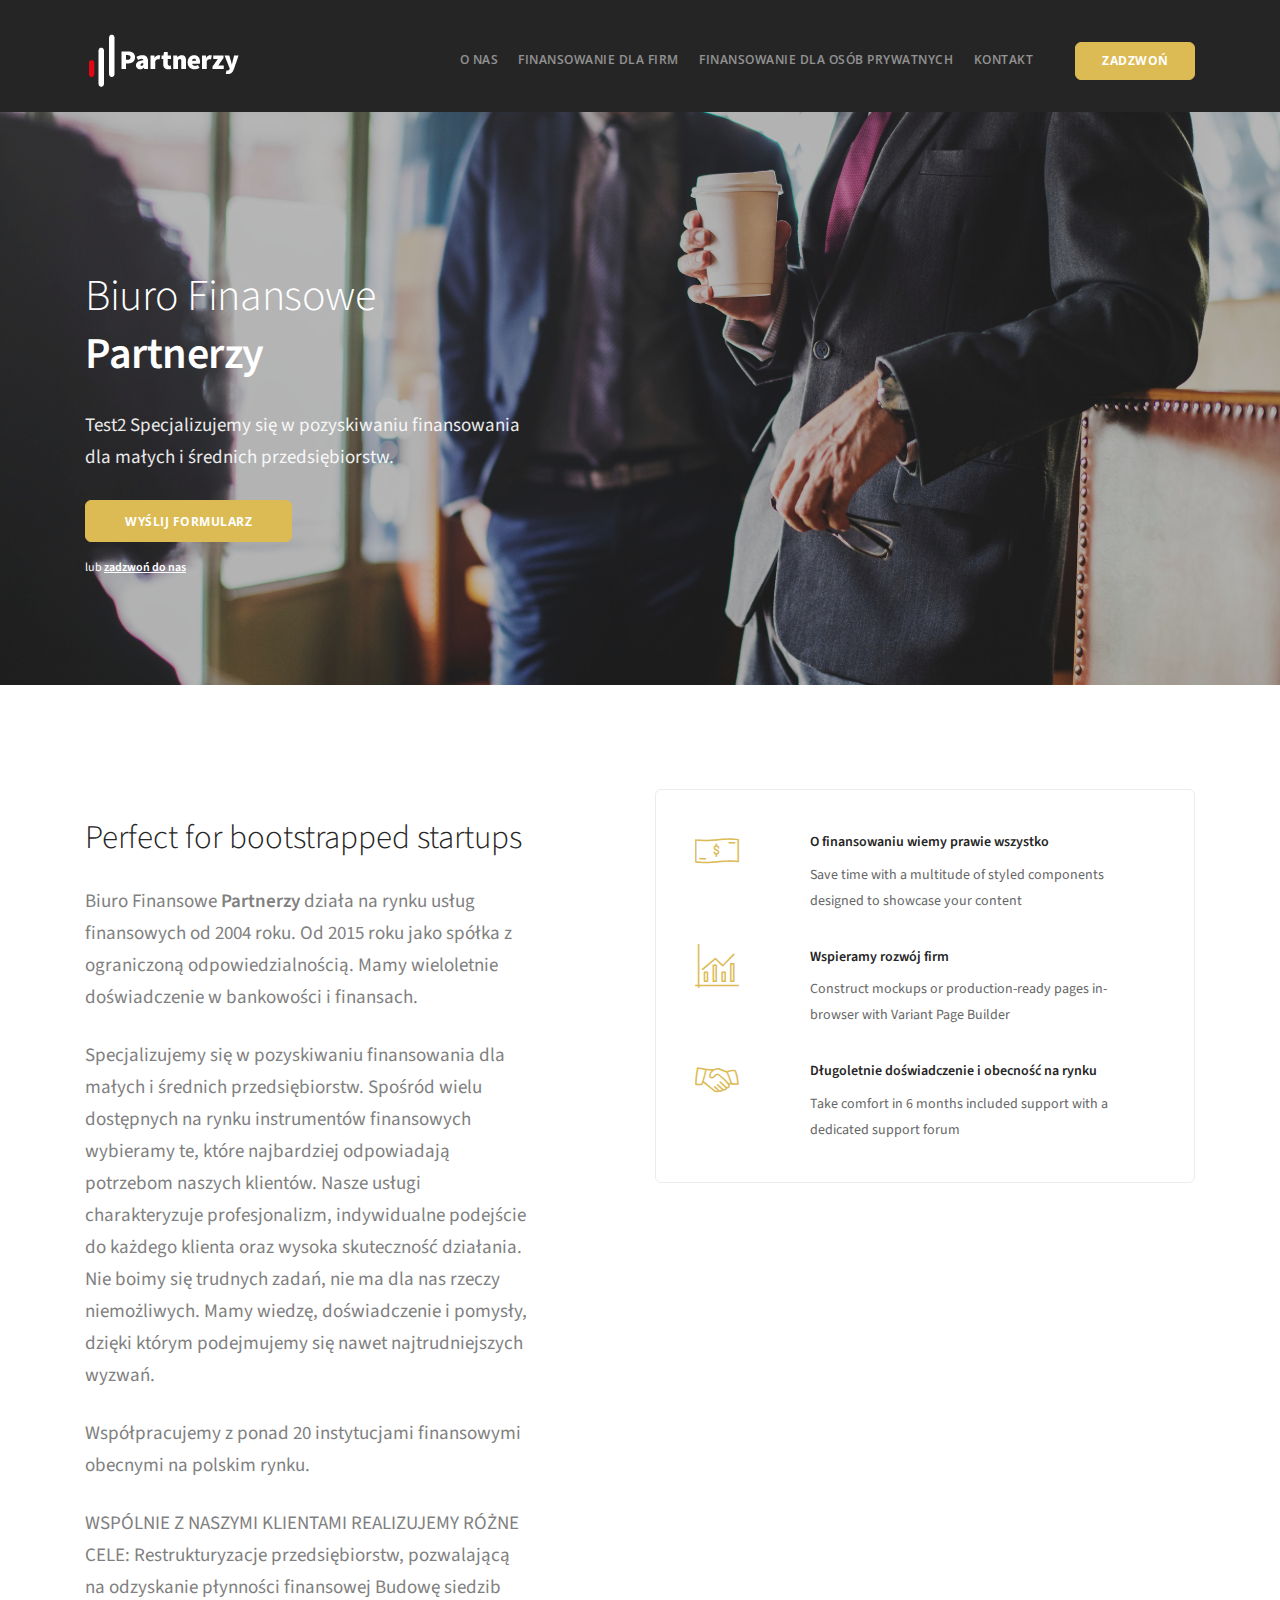
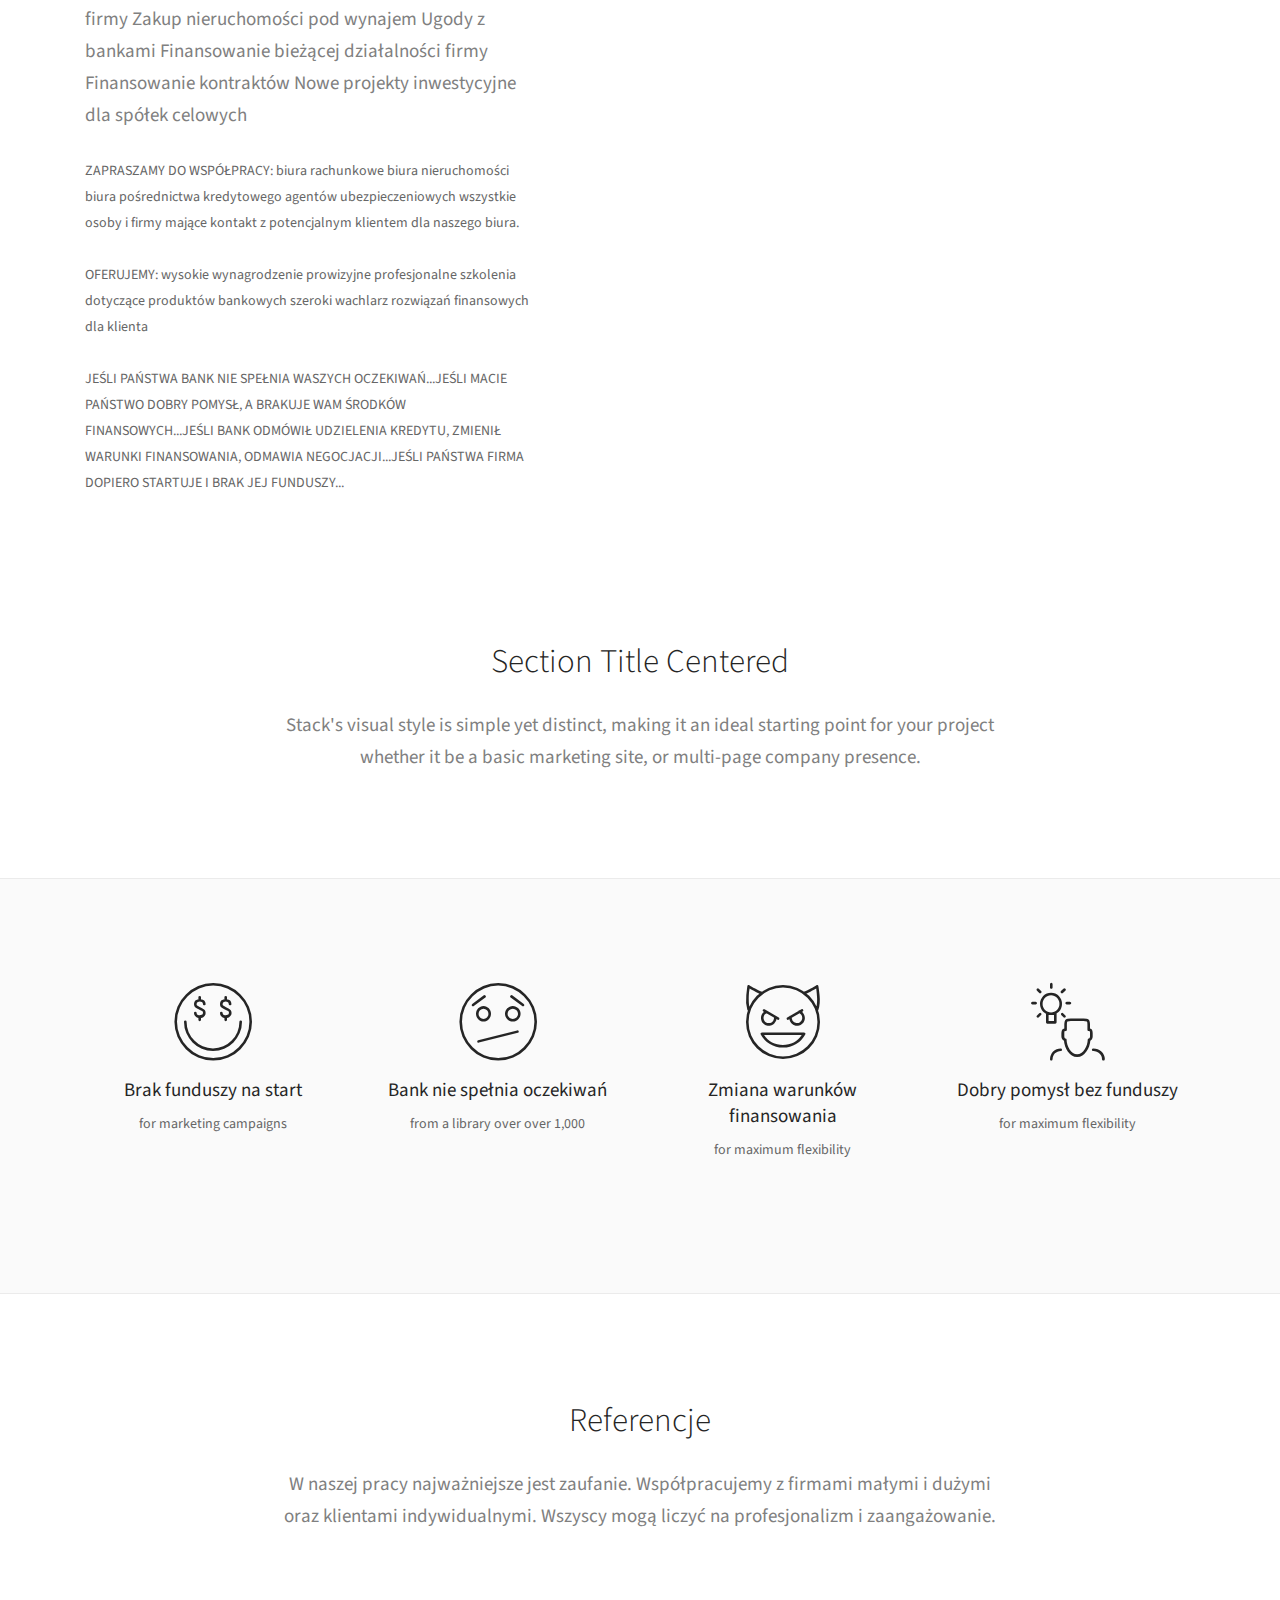
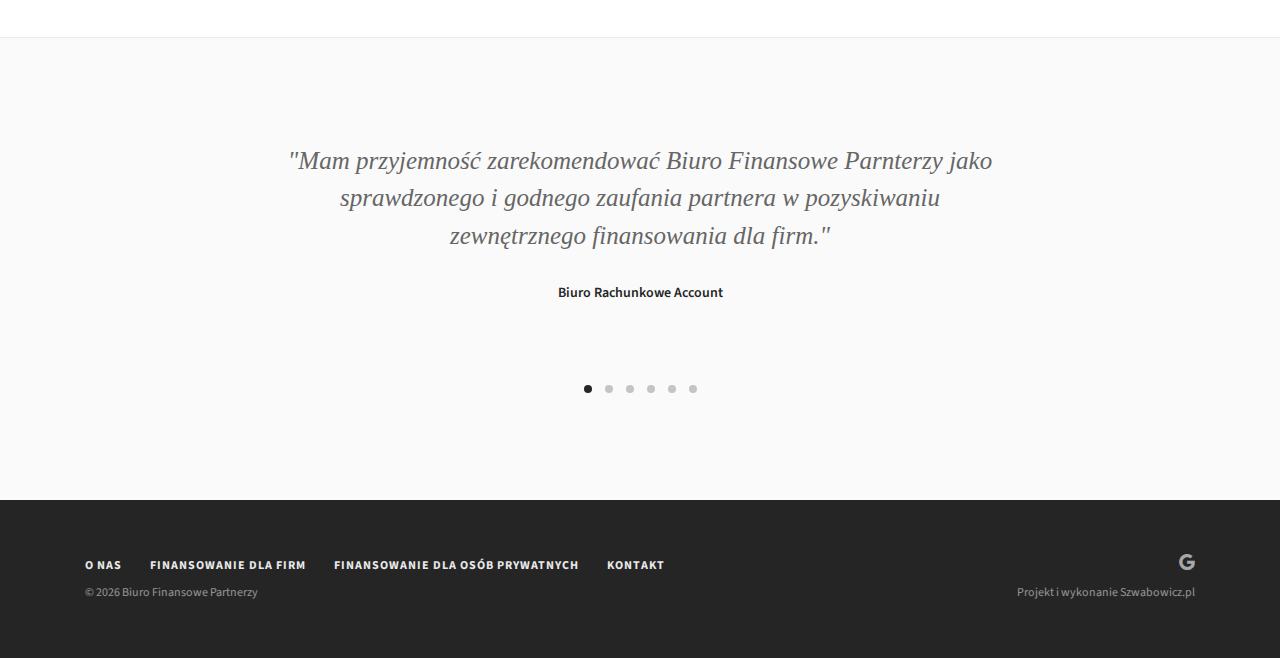
<file: index.html>
<!doctype html>
<html lang="pl">

<head>
    <meta charset="utf-8">
    <title>Biuro Finansowe Partnerzy</title>
    <meta name="description" content="Biuro Finansowe Partnerzy - Zapraszamy do współpracy." />
    <meta name="keywords" content="finansowanie, biuro finansowe">
    <meta name="viewport" content="width=device-width, initial-scale=1.0">
    <link href="css/stack-interface.css" rel="stylesheet" type="text/css" media="all">
    <link href="css/socicon.css" rel="stylesheet" type="text/css" media="all" />
    <link href="css/iconsmind.css" rel="stylesheet" type="text/css" media="all" />
    <link href="css/bootstrap.css" rel="stylesheet" type="text/css" media="all" />
    <link href="css/lightbox.min.css" rel="stylesheet" type="text/css" media="all" />
    <link href="css/flickity.css" rel="stylesheet" type="text/css" media="all" />
    <link href="css/theme-yeller.css" rel="stylesheet" type="text/css" media="all" />
    <link href="css/custom.css" rel="stylesheet" type="text/css" media="all" />
    <link href="https://fonts.googleapis.com/css?family=Open+Sans:200,300,400,400i,500,600,700&amp;subset=latin-ext"
        rel="stylesheet">
    <link href="https://fonts.googleapis.com/css?family=Source+Sans+Pro:200,300,400,400i,600,700&amp;subset=latin-ext"
        rel="stylesheet" type="text/css">
    <link href="css/font-sourcesanspro.css" rel="stylesheet" type="text/css">
</head>

<body data-smooth-scroll-offset="77">
    <div class="nav-container">
        <div class="via-1542814964236" via="via-1542814964236" vio="biuropartnerzy">
            <div class="bar bar--sm visible-xs">
                <div class="container">
                    <div class="row">
                        <div class="col-3 col-md-2">
                            <a href="index.html"> <img class="logo logo-dark" alt="logo" src="img/biuro-partnerzy.png">
                                <img class="logo logo-light" alt="logo" src="img/biuro-partnerzy.png"> </a>
                        </div>
                        <div class="col-9 col-md-10 text-right">
                            <a href="#" class="hamburger-toggle" data-toggle-class="#menu1;hidden-xs hidden-sm"> <i
                                    class="icon icon--sm stack-interface stack-menu"></i> </a>
                        </div>
                    </div>
                </div>
            </div>
            <nav id="menu1" class="bar bar-1 hidden-xs bg--dark">
                <div class="container">
                    <div class="row">
                        <div class="col-lg-1 col-md-2 hidden-xs">
                            <div class="bar__module">
                                <a href="index.html"> <img class="logo logo-dark" alt="logo" src="img/biuro-partnerzy.png">
                                    <img class="logo logo-light" alt="logo" src="img/biuro-partnerzy.png"> </a>
                            </div>
                        </div>
                        <div class="col-lg-11 col-md-12 text-right text-left-xs text-left-sm extra-margin">
                            <div class="bar__module">
                                <ul class="menu-horizontal text-left">
                                    <li> <a href="index.html">O nas</a> </li>
                                    <li> <a href="finansowanie-dla-firm.html">Finansowanie dla firm</a> </li>
                                    <li> <a href="finansowanie-dla-osob-prywatnych.html">Finansowanie dla osób
                                            prywatnych</a> </li>
                                    <li> <a href="kontakt.html">Kontakt</a> </li>
                                </ul>
                            </div>
                            <div class="bar__module">
                                <a class="btn btn--sm btn--primary type--uppercase" href="tel:+48607351430"> <span
                                        class="btn__text">
                                        Zadzwoń</span> </a>
                            </div>
                        </div>
                    </div>
                </div>
            </nav>
        </div>
    </div>
    <div class="main-container">
        <section class="imagebg -parallax space--xl" data-overlay="3">
            <div class="background-image-holder"> <img alt="background" src="img/rawpixel-1182153-unsplash.jpg"> </div>
            <div class="container">
                <div class="row justify-content-between">
                    <div class="col-lg-5 col-md-7">
                        <div class="mt--2">
                            <h1> Biuro Finansowe <b>Partnerzy</b></h1>
                            <p class="lead">Test2 Specjalizujemy się w pozyskiwaniu finansowania dla małych i średnich
                                przedsiębiorstw.</p>
                            <a class="btn btn--primary type--uppercase" href="kontakt.html"> <span class="btn__text">Wyślij
                                    formularz</span> </a> <span class="block type--fine-print">lub&nbsp;<a href="kontakt.html">zadzwoń
                                    do nas</a></span>
                        </div>
                    </div>
                </div>
            </div>
        </section>
        <section class="switchable feature-large switchable--switch">
            <div class="container">
                <div class="row justify-content-between">
                    <div class="col-md-6 col-lg-5">
                        <div class="switchable__text">
                            <h2>Perfect for bootstrapped startups</h2>
                            <p class="lead"> Biuro Finansowe <b>Partnerzy</b> działa na rynku usług finansowych od 2004
                                roku. Od 2015 roku jako spółka z ograniczoną odpowiedzialnością. Mamy wieloletnie
                                doświadczenie w bankowości i finansach.</p>
                            <p class="lead">Specjalizujemy się w pozyskiwaniu
                                finansowania dla małych i średnich przedsiębiorstw. Spośród wielu dostępnych na rynku
                                instrumentów finansowych wybieramy te, które najbardziej odpowiadają potrzebom naszych
                                klientów. Nasze usługi charakteryzuje profesjonalizm, indywidualne podejście do każdego
                                klienta oraz wysoka skuteczność działania. Nie boimy się trudnych zadań, nie ma dla nas
                                rzeczy niemożliwych. Mamy wiedzę, doświadczenie i pomysły, dzięki którym podejmujemy
                                się nawet najtrudniejszych wyzwań.</p>
                            <p class="lead">Współpracujemy z ponad 20 instytucjami
                                finansowymi obecnymi na polskim rynku.</p>
                            <p class="lead">
                                WSPÓLNIE Z NASZYMI KLIENTAMI REALIZUJEMY RÓŻNE CELE:
                                Restrukturyzacje przedsiębiorstw, pozwalającą na odzyskanie płynności finansowej
                                Budowę siedzib firmy
                                Zakup nieruchomości pod wynajem
                                Ugody z bankami
                                Finansowanie bieżącej działalności firmy
                                Finansowanie kontraktów
                                Nowe projekty inwestycyjne dla spółek celowych</p>
                            <p>
                                ZAPRASZAMY DO WSPÓŁPRACY:
                                biura rachunkowe
                                biura nieruchomości
                                biura pośrednictwa kredytowego
                                agentów ubezpieczeniowych
                                wszystkie osoby i firmy mające kontakt z potencjalnym klientem dla naszego biura.</p>
                            <p>OFERUJEMY:
                                wysokie wynagrodzenie prowizyjne
                                profesjonalne szkolenia dotyczące produktów bankowych
                                szeroki wachlarz rozwiązań finansowych dla klienta</p>
                            <p>JEŚLI PAŃSTWA BANK NIE SPEŁNIA WASZYCH OCZEKIWAŃ...JEŚLI MACIE PAŃSTWO DOBRY POMYSŁ, A
                                BRAKUJE WAM ŚRODKÓW FINANSOWYCH...JEŚLI BANK ODMÓWIŁ UDZIELENIA KREDYTU, ZMIENIŁ
                                WARUNKI FINANSOWANIA, ODMAWIA NEGOCJACJI...JEŚLI PAŃSTWA FIRMA DOPIERO STARTUJE I BRAK
                                JEJ FUNDUSZY...</p>
                        </div>
                    </div>
                    <div class="col-md-6">
                        <div class="boxed boxed--lg boxed--border">
                            <div class="feature feature-2"> <i class="icon color--primary icon-Dollar"></i>
                                <div class="feature__body">
                                    <h5>O finansowaniu wiemy prawie wszystko</h5>
                                    <p> Save time with a multitude of styled components designed to showcase your
                                        content </p>
                                </div>
                            </div>
                            <div class="feature feature-2"> <i class="icon color--primary icon-Bar-Chart"></i>
                                <div class="feature__body">
                                    <h5>Wspieramy rozwój firm</h5>
                                    <p> Construct mockups or production-ready pages in-browser with Variant Page
                                        Builder </p>
                                </div>
                            </div>
                            <div class="feature feature-2"> <i class="icon color--primary icon-Handshake"></i>
                                <div class="feature__body">
                                    <h5>Długoletnie doświadczenie i obecność na rynku</h5>
                                    <p> Take comfort in 6 months included support with a dedicated support forum </p>
                                </div>
                            </div>
                        </div>
                    </div>
                </div>
            </div>
        </section>
        <section class="text-center">
            <div class="container">
                <div class="row">
                    <div class="col-md-10 col-lg-8">
                        <h2>Section Title Centered</h2>
                        <p class="lead"> Stack's visual style is simple yet distinct, making it an ideal starting point
                            for your project whether it be a basic marketing site, or multi-page company presence. </p>
                    </div>
                </div>
            </div>
        </section>
        <section class="text-center bg--secondary">
            <div class="container">
                <div class="row">
                    <div class="col-md-6 col-lg-3">
                        <div class="text-block"> <i class="icon color--dark icon-Money-Smiley icon--lg"></i>
                            <h4>Brak funduszy na start</h4>
                            <p> for marketing campaigns </p>
                        </div>
                    </div>
                    <div class="col-md-6 col-lg-3">
                        <div class="text-block"> <i class="icon color--dark icon-Confused icon--lg"></i>
                            <h4>Bank nie spełnia oczekiwań</h4>
                            <p> from a library over over 1,000 </p>
                        </div>
                    </div>
                    <div class="col-md-6 col-lg-3">
                        <div class="text-block"> <i class="icon color--dark icon-Evil icon--lg"></i>
                            <h4>Zmiana warunków finansowania</h4>
                            <p> for maximum flexibility </p>
                        </div>
                    </div>
                    <div class="col-md-6 col-lg-3">
                        <div class="text-block"> <i class="icon color--dark icon-Idea-3 icon--lg"></i>
                            <h4>Dobry pomysł bez funduszy</h4>
                            <p> for maximum flexibility </p>
                        </div>
                    </div>
                </div>
            </div>
        </section>
        <section class="text-center">
            <div class="container">
                <div class="row">
                    <div class="col-md-10 col-lg-8">
                        <h2>Referencje</h2>
                        <p class="lead">W naszej pracy najważniejsze jest zaufanie. Współpracujemy z firmami małymi i
                            dużymi oraz klientami indywidualnymi. Wszyscy mogą liczyć na profesjonalizm i
                            zaangażowanie.</p>
                    </div>
                </div>
            </div>
        </section>
        <section class="text-center bg--secondary">
            <div class="container">
                <div class="row">
                    <div class="col-lg-8 col-md-10">
                        <div class="slider" data-paging="true">
                            <ul class="slides">
                                <li>
                                    <div class="testimonial">
                                        <blockquote>"Mam przyjemność zarekomendować Biuro Finansowe Parnterzy jako
                                            sprawdzonego i godnego zaufania partnera w pozyskiwaniu zewnętrznego
                                            finansowania dla firm."</blockquote>
                                        <h5>Biuro Rachunkowe Account</h5>
                                    </div>
                                </li>
                                <li>
                                    <div class="testimonial">
                                        <blockquote>"Biuro Finansowe Partnerzy (...) jest firmą solidną i kompetentną,
                                            wywiązującą się z zawartych umów i zawsze służącą pomocą." </blockquote>
                                        <h5>Restauracje i Catering Sp. z o.o.</h5>
                                    </div>
                                </li>
                                <li>
                                    <div class="testimonial">
                                        <blockquote>"Oświadczamy, że Biuro Finansowe Partnerzy (...) pomagało w
                                            pozyskiwaniu finansowania na bieżącą działalność naszej firmy. Ze zleconego
                                            zadania wywiązało się się szybko i fachowo." </blockquote>
                                        <h5>Spillo Textylia</h5>
                                    </div>
                                </li>
                                <li>
                                    <div class="testimonial">
                                        <blockquote>"Biuro Finansowe Partnerzy dało poznać się, jako solidny i
                                            wiarygodny partner, rzetelnie wykonało swoją pracę, co spowodowało, że
                                            efekt finalny został osiągnięty." </blockquote>
                                        <h5>Konstal Sp. z o.o.</h5>
                                    </div>
                                </li>
                                <li>
                                    <div class="testimonial">
                                        <blockquote>"Rekomendujemy firmę Biuro Finansowe Partnerzy jako solidnego
                                            partnera w zakresie pozyskiwania zewnętrznego finansowania.
                                            Nasza dotychczasowa współpraca zaowocowała przyznaniem nam kredytu na
                                            zadowalających warunkach." </blockquote>
                                        <h5>Sprint, Firma Handlowo-Usługowo-Produkcyjna</h5>
                                    </div>
                                </li>
                                <li>
                                    <div class="testimonial">
                                        <blockquote>"Doświadczenie, a także wysoki poziom umiejętności reprezentowany
                                            przez pracowników firmy pozwala polecić nam Biuro Finansowe Partnerzy jako
                                            profesjonalnego doradcę finansowego." </blockquote>
                                        <h5>United Chicken Sp. z o.o.</h5>
                                    </div>
                                </li>
                            </ul>
                        </div>
                    </div>
                </div>
            </div>
        </section>
        <footer class="text-center-xs space--xs bg--dark">
            <div class="container">
                <div class="row">
                    <div class="col-sm-7">
                        <ul class="list-inline">
                            <li> <a href="index.html"><span class="h6 type--uppercase">
                                        <p>O nas</p>
                                    </span></a> </li>
                            <li> <a href="finansowanie-dla-firm.html"><span class="h6 type--uppercase">
                                        <p>Finansowanie dla firm</p>
                                    </span></a> </li>
                            <li> <a href="finansowanie-dla-osob-prywatnych.html"><span class="h6 type--uppercase">
                                        <p>Finansowanie dla osób prywatnych</p>
                                    </span></a> </li>
                            <li> <a href="kontakt.html"><span class="h6 type--uppercase">
                                        <p>Kontakt</p>
                                    </span></a> </li>
                        </ul>
                    </div>
                    <div class="col-sm-5 text-right text-center-xs">
                        <ul class="social-list list-inline list--hover">
                            <li><a href="https://www.google.com/maps?ll=52.416098,16.905223&z=14&t=m&hl=pl-PL&gl=PL&mapclient=embed&cid=15684104716636731645"
                                    target="_blank"><i class="socicon socicon-google icon icon--xs"></i></a></li>
                        </ul>
                    </div>
                </div>
                <div class="row">
                    <div class="col-sm-7"> <span class="type--fine-print">© <span class="update-year">2018</span>&nbsp;Biuro
                            Finansowe Partnerzy</span> </div>
                    <div class="col-sm-5 text-right text-center-xs"> <a class="type--fine-print" href="http://www.szwabowicz.pl#">Projekt
                            i
                            wykonanie Szwabowicz.pl</a> </div>
                </div>
            </div>
        </footer>
    </div>
    <script src="js/jquery-3.1.1.min.js"></script>
    <script src="js/flickity.min.js"></script>
    <script src="js/parallax.js"></script>
    <!--<script src="js/isotope.min.js"></script>-->
    <!--<script src="js/lightbox.min.js"></script>-->
    <script src="js/smooth-scroll.min.js"></script>
    <script src="js/scripts.js"></script>

</body>

</html>
</file>
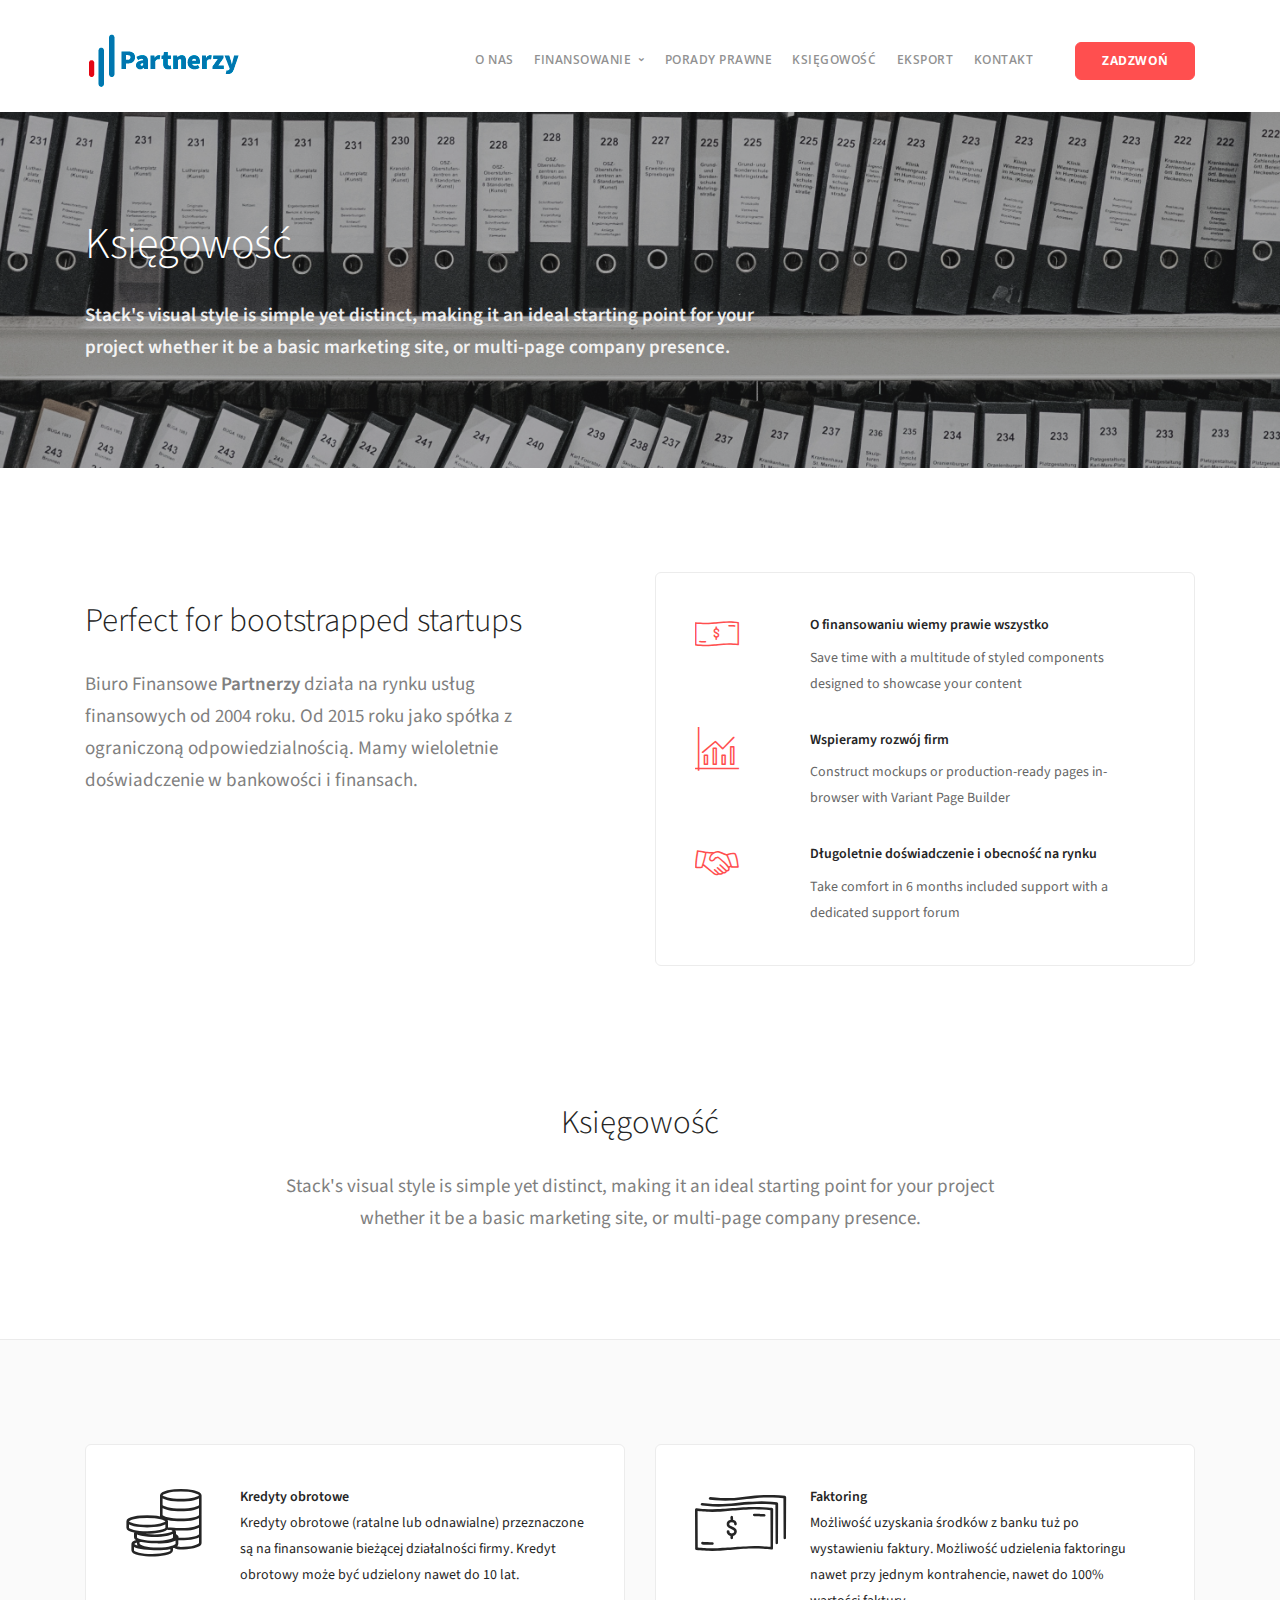
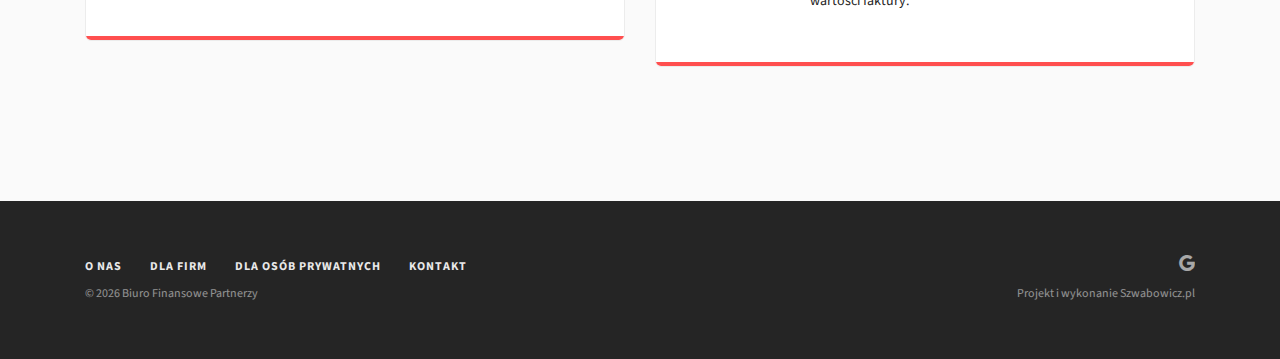
<file: -ksiegowosc.html>
<!doctype html>
<html lang="pl">

<head>
    <meta charset="utf-8">
    <title>Title</title>
    <meta name="description" content="Desc" />
    <meta name="keywords" content="finansowanie">
    <meta name="viewport" content="width=device-width, initial-scale=1.0">
    <link href="css/stack-interface.css" rel="stylesheet" type="text/css" media="all">
    <link href="css/socicon.css" rel="stylesheet" type="text/css" media="all" />
    <link href="css/iconsmind.css" rel="stylesheet" type="text/css" media="all" />
    <link href="css/bootstrap.css" rel="stylesheet" type="text/css" media="all" />
    <link href="css/lightbox.min.css" rel="stylesheet" type="text/css" media="all" />
    <link href="css/flickity.css" rel="stylesheet" type="text/css" media="all" />
    <link href="css/theme-red.css" rel="stylesheet" type="text/css" media="all" />
    <link href="css/custom.css" rel="stylesheet" type="text/css" media="all" />
    <link href="https://fonts.googleapis.com/css?family=Open+Sans:200,300,400,400i,500,600,700" rel="stylesheet">
    <link href="https://fonts.googleapis.com/css?family=Source+Sans+Pro:200,300,400,400i,600,700" rel="stylesheet" type="text/css">
    <link href="css/font-sourcesanspro.css" rel="stylesheet" type="text/css">

</head>

<body data-smooth-scroll-offset="77">
    <div class="nav-container">
        <div class="via-1542814964236" via="via-1542814964236" vio="biuropartnerzy">
            <div class="bar bar--sm visible-xs">
                <div class="container">
                    <div class="row">
                        <div class="col-3 col-md-2">
                            <a href="index.html"> <img class="logo logo-dark" alt="logo" src="img/biuro-partnerzy.gif">
                                <img class="logo logo-light" alt="logo" src="img/biuro-partnerzy.gif"> </a>
                        </div>
                        <div class="col-9 col-md-10 text-right">
                            <a href="#" class="hamburger-toggle" data-toggle-class="#menu1;hidden-xs hidden-sm"> <i
                                    class="icon icon--sm stack-interface stack-menu"></i> </a>
                        </div>
                    </div>
                </div>
            </div>
            <nav id="menu1" class="bar bar-1 hidden-xs bg---dark">
                <div class="container">
                    <div class="row">
                        <div class="col-lg-1 col-md-2 hidden-xs">
                            <div class="bar__module">
                                <a href="index.html"> <img class="logo logo-dark" alt="logo" src="img/biuro-partnerzy.gif">
                                    <img class="logo logo-light" alt="logo" src="img/biuro-partnerzy.gif"> </a>
                            </div>
                        </div>
                        <div class="col-lg-11 col-md-12 text-right text-left-xs text-left-sm extra-margin">
                            <div class="bar__module">
                                <ul class="menu-horizontal text-left">
                                    <li> <a href="index.html">O nas</a> </li>
                                    <li class="dropdown"> <span class="dropdown__trigger">
                                            Finansowanie
                                        </span>
                                        <div class="dropdown__container">
                                            <div class="container">
                                                <div class="row">
                                                    <div class="dropdown__content col-lg-2">
                                                        <ul class="menu-vertical">
                                                            <li> <a href="finansowanie-dla-firm.html">Dla firm</a> </li>
                                                            <li> <a href="finansowanie-dla-osob-prywatnych.html">Dla
                                                                    osób
                                                                    prywatnych</a> </li>
                                                        </ul>
                                                    </div>
                                                </div>
                                            </div>
                                        </div>
                                    </li>
                                    <li> <a href="porady-prawne.html">Porady prawne</a> </li>
                                    <li> <a href="ksiegowosc.html">Księgowość</a> </li>
                                    <li> <a href="#">Eksport</a> </li>
                                    <li> <a href="kontakt.html">Kontakt</a> </li>
                                </ul>
                            </div>
                            <div class="bar__module">
                                <a class="btn btn--sm btn--primary type--uppercase" href="tel:+48607351430"> <span
                                        class="btn__text">
                                        Zadzwoń</span> </a>
                            </div>
                        </div>
                    </div>
                </div>
            </nav>
        </div>
    </div>
    <div class="main-container">
        <section class="imagebg" data-overlay="4">
            <div class="background-image-holder"> <img alt="background" src="img/samuel-zeller-360588-unsplash.jpg"> </div>
            <div class="container">
                <div class="row">
                    <div class="col-md-10 col-lg-8">
                        <h1>Księgowość</h1>
                        <p class="lead"><b>
                                Stack's visual style is simple yet distinct, making it an ideal starting point for your
                                project whether it be a basic marketing site, or multi-page company presence.
                            </b></p>
                    </div>
                </div>
            </div>
        </section>
        <section class="switchable feature-large switchable--switch">
            <div class="container">
                <div class="row justify-content-between">
                    <div class="col-md-6 col-lg-5">
                        <div class="switchable__text">
                            <h2>Perfect for bootstrapped startups</h2>
                            <p class="lead"> Biuro Finansowe <b>Partnerzy</b> działa na rynku usług finansowych od 2004
                                roku. Od 2015 roku jako spółka z ograniczoną odpowiedzialnością. Mamy wieloletnie
                                doświadczenie w bankowości i finansach.<br></p>
                        </div>
                    </div>
                    <div class="col-md-6">
                        <div class="boxed boxed--lg boxed--border">
                            <div class="feature feature-2"> <i class="icon color--primary icon-Dollar"></i>
                                <div class="feature__body">
                                    <h5>O finansowaniu wiemy prawie wszystko</h5>
                                    <p> Save time with a multitude of styled components designed to showcase your
                                        content </p>
                                </div>
                            </div>
                            <div class="feature feature-2"> <i class="icon color--primary icon-Bar-Chart"></i>
                                <div class="feature__body">
                                    <h5>Wspieramy rozwój firm</h5>
                                    <p> Construct mockups or production-ready pages in-browser with Variant Page
                                        Builder </p>
                                </div>
                            </div>
                            <div class="feature feature-2"> <i class="icon color--primary icon-Handshake"></i>
                                <div class="feature__body">
                                    <h5>Długoletnie doświadczenie i obecność na rynku</h5>
                                    <p> Take comfort in 6 months included support with a dedicated support forum </p>
                                </div>
                            </div>
                        </div>
                    </div>
                </div>
            </div>
        </section>
        <section class="text-center">
            <div class="container">
                <div class="row">
                    <div class="col-md-10 col-lg-8">
                        <h2>Księgowość</h2>
                        <p class="lead"> Stack's visual style is simple yet distinct, making it an ideal starting point
                            for your project whether it be a basic marketing site, or multi-page company presence. </p>
                    </div>
                </div>
            </div>
        </section>
        <section class="bg--secondary">
            <div class="container">
                <div class="row">
                    <div class="col-md-6">
                        <div class="feature feature--featured feature-5 boxed boxed--lg boxed--border"> <i class="icon icon-Coins icon--lg"></i>
                            <div class="feature__body">
                                <h5>Kredyty obrotowe</h5>
                                <p> Kredyty obrotowe (ratalne lub odnawialne) przeznaczone są na finansowanie bieżącej
                                    działalności firmy. Kredyt obrotowy może być udzielony nawet do 10 lat. </p>
                            </div>
                        </div>
                    </div>
                    <div class="col-md-6">
                        <div class="feature feature--featured feature-5 boxed boxed--lg boxed--border"> <i class="icon icon-Money-2 icon--lg"></i>
                            <div class="feature__body">
                                <h5>Faktoring</h5>
                                <p> Możliwość uzyskania środków z banku tuż po wystawieniu faktury. Możliwość
                                    udzielenia faktoringu nawet przy jednym kontrahencie, nawet do 100% wartości
                                    faktury. </p>
                            </div>
                        </div>
                    </div>
                </div>
            </div>
        </section>
        <footer class="text-center-xs space--xs bg--dark">
            <div class="container">
                <div class="row">
                    <div class="col-sm-7">
                        <ul class="list-inline">
                            <li> <a href="index.html"><span class="h6 type--uppercase">
                                        <p>O nas</p>
                                    </span></a> </li>
                            <li> <a href="dla-firm.html"><span class="h6 type--uppercase">
                                        <p>Dla firm</p>
                                    </span></a> </li>
                            <li> <a href="dla-osob-prywatnych.html"><span class="h6 type--uppercase">
                                        <p>Dla osób prywatnych</p>
                                    </span></a> </li>
                            <li> <a href="kontakt.html"><span class="h6 type--uppercase">
                                        <p>Kontakt</p>
                                    </span></a> </li>
                        </ul>
                    </div>
                    <div class="col-sm-5 text-right text-center-xs">
                        <ul class="social-list list-inline list--hover">
                            <li><a href="https://www.google.com/maps?ll=52.416098,16.905223&z=14&t=m&hl=pl-PL&gl=PL&mapclient=embed&cid=15684104716636731645"
                                    target="_blank"><i class="socicon socicon-google icon icon--xs"></i></a></li>
                        </ul>
                    </div>
                </div>
                <div class="row">
                    <div class="col-sm-7"> <span class="type--fine-print">© <span class="update-year">2018</span>&nbsp;Biuro
                            Finansowe Partnerzy</span> </div>
                    <div class="col-sm-5 text-right text-center-xs"> <a class="type--fine-print" href="http://www.szwabowicz.pl#">Projekt
                            i
                            wykonanie Szwabowicz.pl</a> </div>
                </div>
            </div>
        </footer>
    </div>
    <script src="js/jquery-3.1.1.min.js"></script>
    <script src="js/flickity.min.js"></script>
    <script src="js/parallax.js"></script>
    <!--<script src="js/isotope.min.js"></script>-->
    <!--<script src="js/lightbox.min.js"></script>-->
    <script src="js/smooth-scroll.min.js"></script>
    <script src="js/scripts.js"></script>

</body>

</html>
</file>
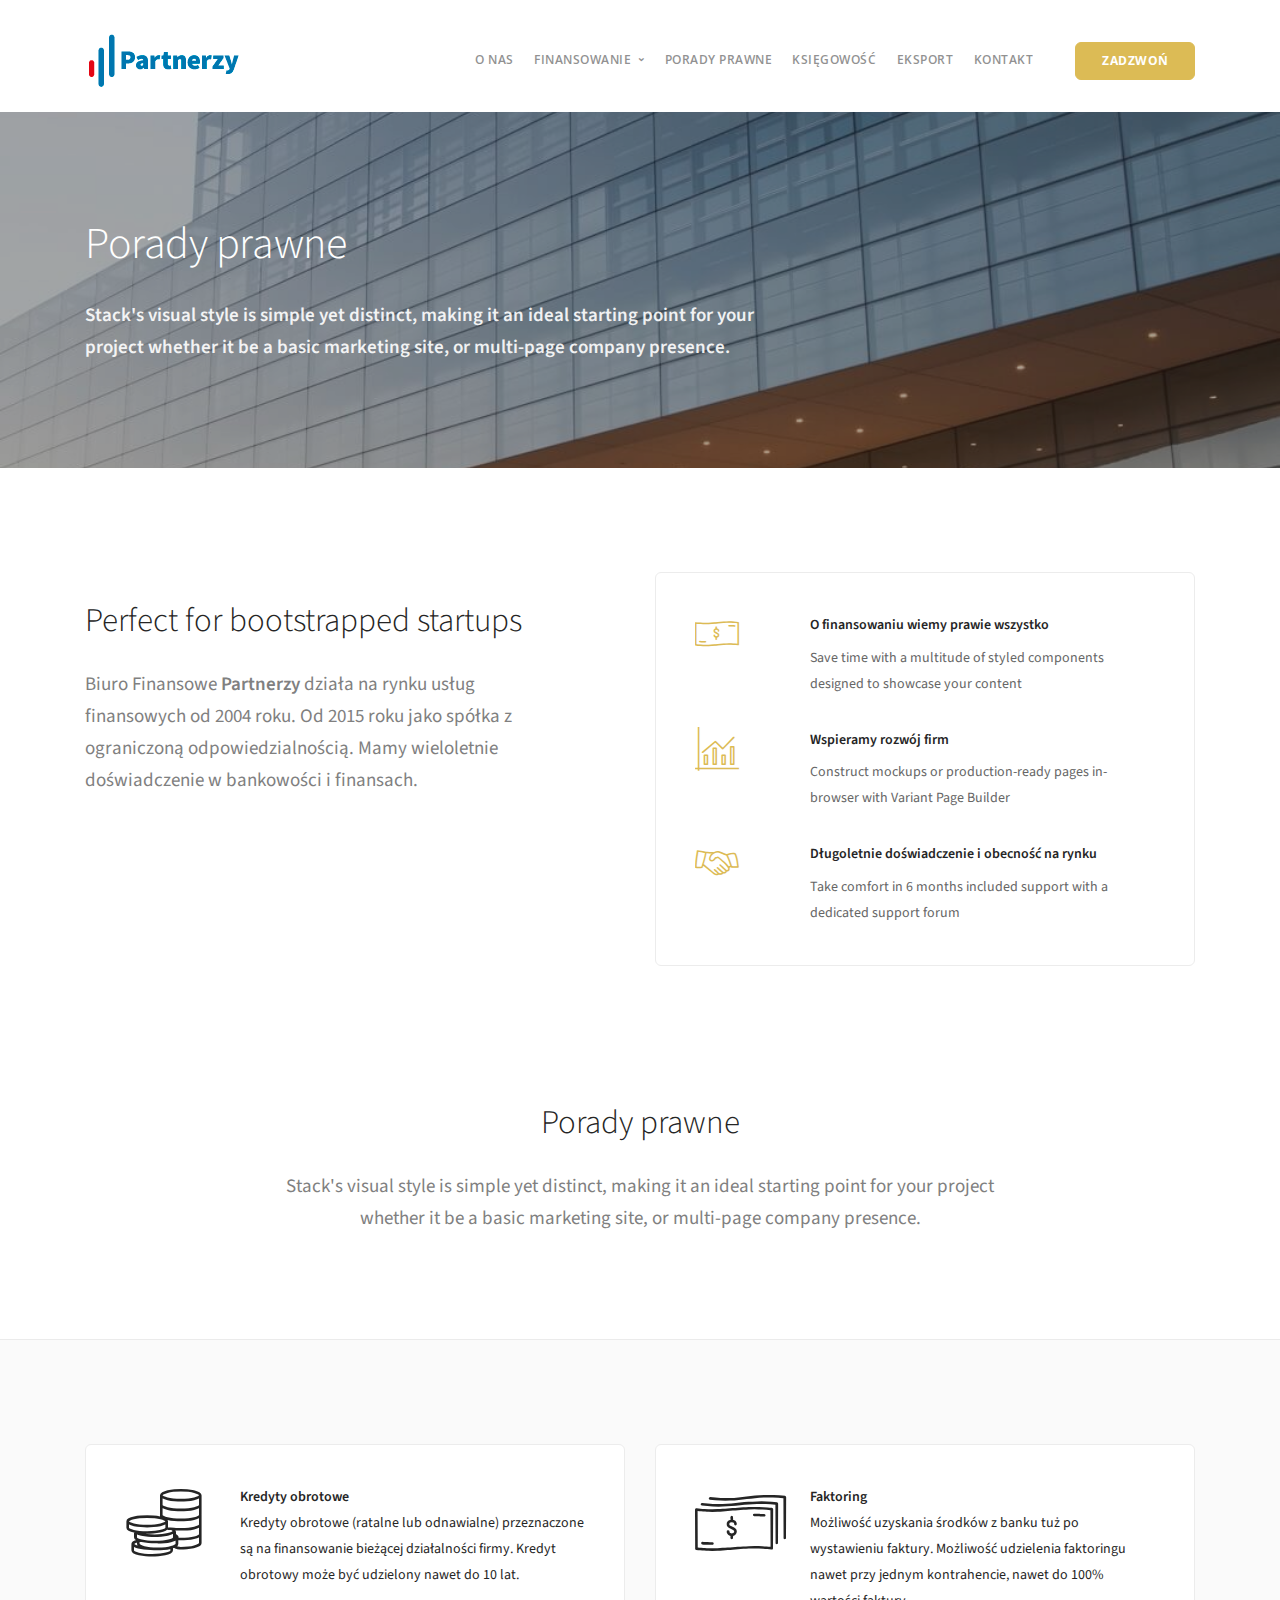
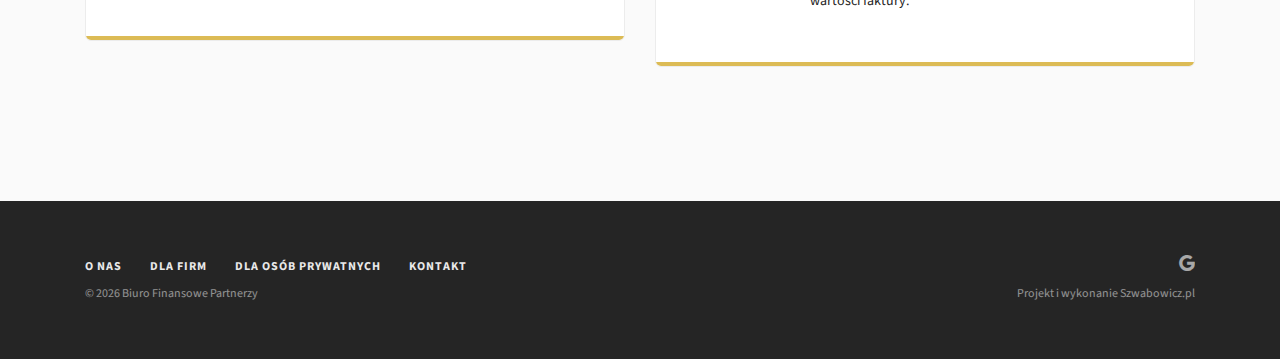
<file: -porady-prawne.html>
<!doctype html>
<html lang="pl">

<head>
    <meta charset="utf-8">
    <title>Title</title>
    <meta name="description" content="Desc" />
    <meta name="keywords" content="finansowanie">
    <meta name="viewport" content="width=device-width, initial-scale=1.0">
    <link href="css/stack-interface.css" rel="stylesheet" type="text/css" media="all">
    <link href="css/socicon.css" rel="stylesheet" type="text/css" media="all" />
    <link href="css/iconsmind.css" rel="stylesheet" type="text/css" media="all" />
    <link href="css/bootstrap.css" rel="stylesheet" type="text/css" media="all" />
    <link href="css/lightbox.min.css" rel="stylesheet" type="text/css" media="all" />
    <link href="css/flickity.css" rel="stylesheet" type="text/css" media="all" />
    <link href="css/theme-yeller.css" rel="stylesheet" type="text/css" media="all" />
    <link href="css/custom.css" rel="stylesheet" type="text/css" media="all" />
    <link href="https://fonts.googleapis.com/css?family=Open+Sans:200,300,400,400i,500,600,700" rel="stylesheet">
    <link href="https://fonts.googleapis.com/css?family=Source+Sans+Pro:200,300,400,400i,600,700" rel="stylesheet" type="text/css">
    <link href="css/font-sourcesanspro.css" rel="stylesheet" type="text/css">

</head>

<body data-smooth-scroll-offset="77">
    <div class="nav-container">
        <div class="via-1542814964236" via="via-1542814964236" vio="biuropartnerzy">
            <div class="bar bar--sm visible-xs">
                <div class="container">
                    <div class="row">
                        <div class="col-3 col-md-2">
                            <a href="index.html"> <img class="logo logo-dark" alt="logo" src="img/biuro-partnerzy.gif">
                                <img class="logo logo-light" alt="logo" src="img/biuro-partnerzy.gif"> </a>
                        </div>
                        <div class="col-9 col-md-10 text-right">
                            <a href="#" class="hamburger-toggle" data-toggle-class="#menu1;hidden-xs hidden-sm"> <i
                                    class="icon icon--sm stack-interface stack-menu"></i> </a>
                        </div>
                    </div>
                </div>
            </div>
            <nav id="menu1" class="bar bar-1 hidden-xs bg---dark">
                <div class="container">
                    <div class="row">
                        <div class="col-lg-1 col-md-2 hidden-xs">
                            <div class="bar__module">
                                <a href="index.html"> <img class="logo logo-dark" alt="logo" src="img/biuro-partnerzy.gif">
                                    <img class="logo logo-light" alt="logo" src="img/biuro-partnerzy.gif"> </a>
                            </div>
                        </div>
                        <div class="col-lg-11 col-md-12 text-right text-left-xs text-left-sm extra-margin">
                            <div class="bar__module">
                                <ul class="menu-horizontal text-left">
                                    <li> <a href="index.html">O nas</a> </li>
                                    <li class="dropdown"> <span class="dropdown__trigger">
                                            Finansowanie
                                        </span>
                                        <div class="dropdown__container">
                                            <div class="container">
                                                <div class="row">
                                                    <div class="dropdown__content col-lg-2">
                                                        <ul class="menu-vertical">
                                                            <li> <a href="finansowanie-dla-firm.html">Dla firm</a> </li>
                                                            <li> <a href="finansowanie-dla-osob-prywatnych.html">Dla
                                                                    osób
                                                                    prywatnych</a> </li>
                                                        </ul>
                                                    </div>
                                                </div>
                                            </div>
                                        </div>
                                    </li>
                                    <li> <a href="porady-prawne.html">Porady prawne</a> </li>
                                    <li> <a href="ksiegowosc.html">Księgowość</a> </li>
                                    <li> <a href="#">Eksport</a> </li>
                                    <li> <a href="kontakt.html">Kontakt</a> </li>
                                </ul>
                            </div>
                            <div class="bar__module">
                                <a class="btn btn--sm btn--primary type--uppercase" href="tel:+48607351430"> <span
                                        class="btn__text">
                                        Zadzwoń</span> </a>
                            </div>
                        </div>
                    </div>
                </div>
            </nav>
        </div>
    </div>
    <div class="main-container">
        <section class="imagebg" data-overlay="4">
            <div class="background-image-holder"> <img alt="background" src="img/architecture-1.jpg"> </div>
            <div class="container">
                <div class="row">
                    <div class="col-md-10 col-lg-8">
                        <h1>Porady prawne</h1>
                        <p class="lead"><b>
                                Stack's visual style is simple yet distinct, making it an ideal starting point for your
                                project whether it be a basic marketing site, or multi-page company presence.
                            </b></p>
                    </div>
                </div>
            </div>
        </section>
        <section class="switchable feature-large switchable--switch">
            <div class="container">
                <div class="row justify-content-between">
                    <div class="col-md-6 col-lg-5">
                        <div class="switchable__text">
                            <h2>Perfect for bootstrapped startups</h2>
                            <p class="lead"> Biuro Finansowe <b>Partnerzy</b> działa na rynku usług finansowych od 2004
                                roku. Od 2015 roku jako spółka z ograniczoną odpowiedzialnością. Mamy wieloletnie
                                doświadczenie w bankowości i finansach.<br></p>
                        </div>
                    </div>
                    <div class="col-md-6">
                        <div class="boxed boxed--lg boxed--border">
                            <div class="feature feature-2"> <i class="icon color--primary icon-Dollar"></i>
                                <div class="feature__body">
                                    <h5>O finansowaniu wiemy prawie wszystko</h5>
                                    <p> Save time with a multitude of styled components designed to showcase your
                                        content </p>
                                </div>
                            </div>
                            <div class="feature feature-2"> <i class="icon color--primary icon-Bar-Chart"></i>
                                <div class="feature__body">
                                    <h5>Wspieramy rozwój firm</h5>
                                    <p> Construct mockups or production-ready pages in-browser with Variant Page
                                        Builder </p>
                                </div>
                            </div>
                            <div class="feature feature-2"> <i class="icon color--primary icon-Handshake"></i>
                                <div class="feature__body">
                                    <h5>Długoletnie doświadczenie i obecność na rynku</h5>
                                    <p> Take comfort in 6 months included support with a dedicated support forum </p>
                                </div>
                            </div>
                        </div>
                    </div>
                </div>
            </div>
        </section>
        <section class="text-center">
            <div class="container">
                <div class="row">
                    <div class="col-md-10 col-lg-8">
                        <h2>Porady prawne</h2>
                        <p class="lead"> Stack's visual style is simple yet distinct, making it an ideal starting point
                            for your project whether it be a basic marketing site, or multi-page company presence. </p>
                    </div>
                </div>
            </div>
        </section>
        <section class="bg--secondary">
            <div class="container">
                <div class="row">
                    <div class="col-md-6">
                        <div class="feature feature--featured feature-5 boxed boxed--lg boxed--border"> <i class="icon icon-Coins icon--lg"></i>
                            <div class="feature__body">
                                <h5>Kredyty obrotowe</h5>
                                <p> Kredyty obrotowe (ratalne lub odnawialne) przeznaczone są na finansowanie bieżącej
                                    działalności firmy. Kredyt obrotowy może być udzielony nawet do 10 lat. </p>
                            </div>
                        </div>
                    </div>
                    <div class="col-md-6">
                        <div class="feature feature--featured feature-5 boxed boxed--lg boxed--border"> <i class="icon icon-Money-2 icon--lg"></i>
                            <div class="feature__body">
                                <h5>Faktoring</h5>
                                <p> Możliwość uzyskania środków z banku tuż po wystawieniu faktury. Możliwość
                                    udzielenia faktoringu nawet przy jednym kontrahencie, nawet do 100% wartości
                                    faktury. </p>
                            </div>
                        </div>
                    </div>
                </div>
            </div>
        </section>
        <footer class="text-center-xs space--xs bg--dark">
            <div class="container">
                <div class="row">
                    <div class="col-sm-7">
                        <ul class="list-inline">
                            <li> <a href="index.html"><span class="h6 type--uppercase">
                                        <p>O nas</p>
                                    </span></a> </li>
                            <li> <a href="dla-firm.html"><span class="h6 type--uppercase">
                                        <p>Dla firm</p>
                                    </span></a> </li>
                            <li> <a href="dla-osob-prywatnych.html"><span class="h6 type--uppercase">
                                        <p>Dla osób prywatnych</p>
                                    </span></a> </li>
                            <li> <a href="kontakt.html"><span class="h6 type--uppercase">
                                        <p>Kontakt</p>
                                    </span></a> </li>
                        </ul>
                    </div>
                    <div class="col-sm-5 text-right text-center-xs">
                        <ul class="social-list list-inline list--hover">
                            <li><a href="https://www.google.com/maps?ll=52.416098,16.905223&z=14&t=m&hl=pl-PL&gl=PL&mapclient=embed&cid=15684104716636731645"
                                    target="_blank"><i class="socicon socicon-google icon icon--xs"></i></a></li>
                        </ul>
                    </div>
                </div>
                <div class="row">
                    <div class="col-sm-7"> <span class="type--fine-print">© <span class="update-year">2018</span>&nbsp;Biuro
                            Finansowe Partnerzy</span> </div>
                    <div class="col-sm-5 text-right text-center-xs"> <a class="type--fine-print" href="http://www.szwabowicz.pl#">Projekt
                            i
                            wykonanie Szwabowicz.pl</a> </div>
                </div>
            </div>
        </footer>
    </div>
    <script src="js/jquery-3.1.1.min.js"></script>
    <script src="js/flickity.min.js"></script>
    <script src="js/parallax.js"></script>
    <!--<script src="js/isotope.min.js"></script>-->
    <!--<script src="js/lightbox.min.js"></script>-->
    <script src="js/smooth-scroll.min.js"></script>
    <script src="js/scripts.js"></script>

</body>

</html>
</file>
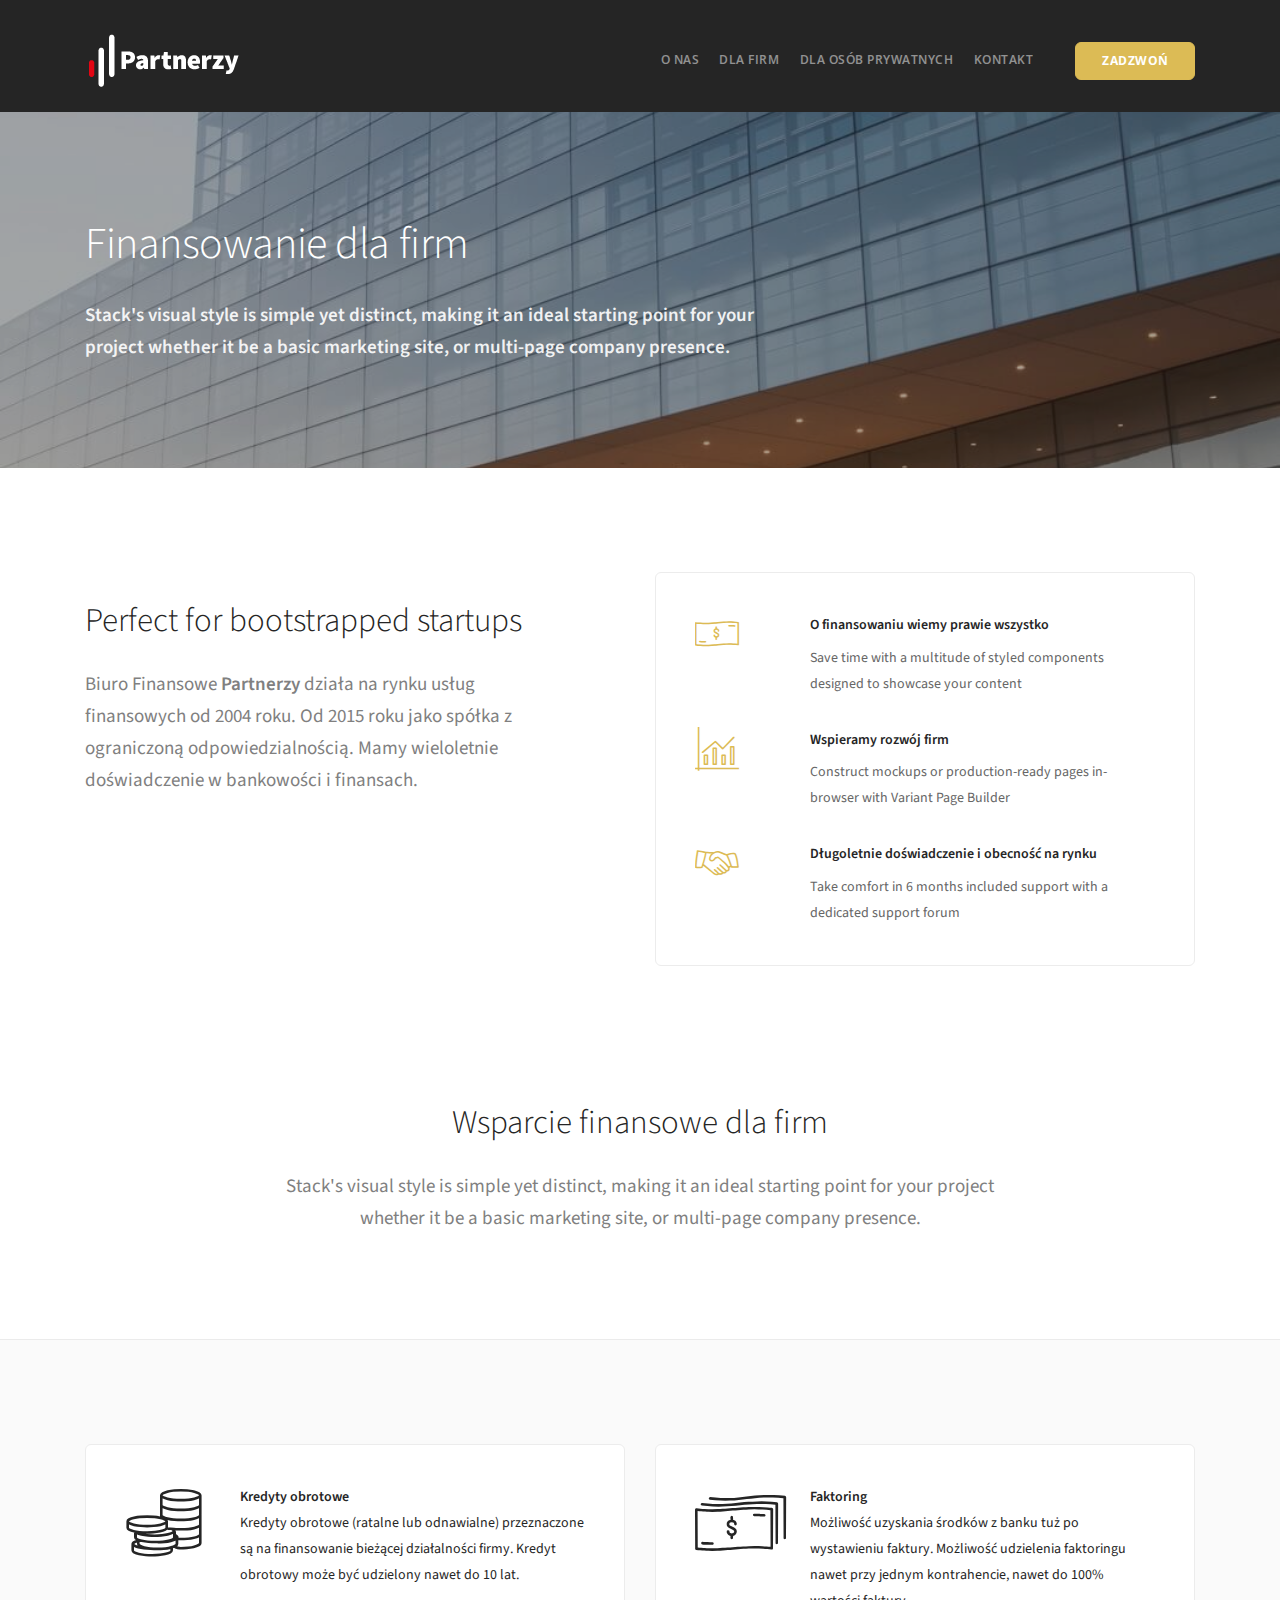
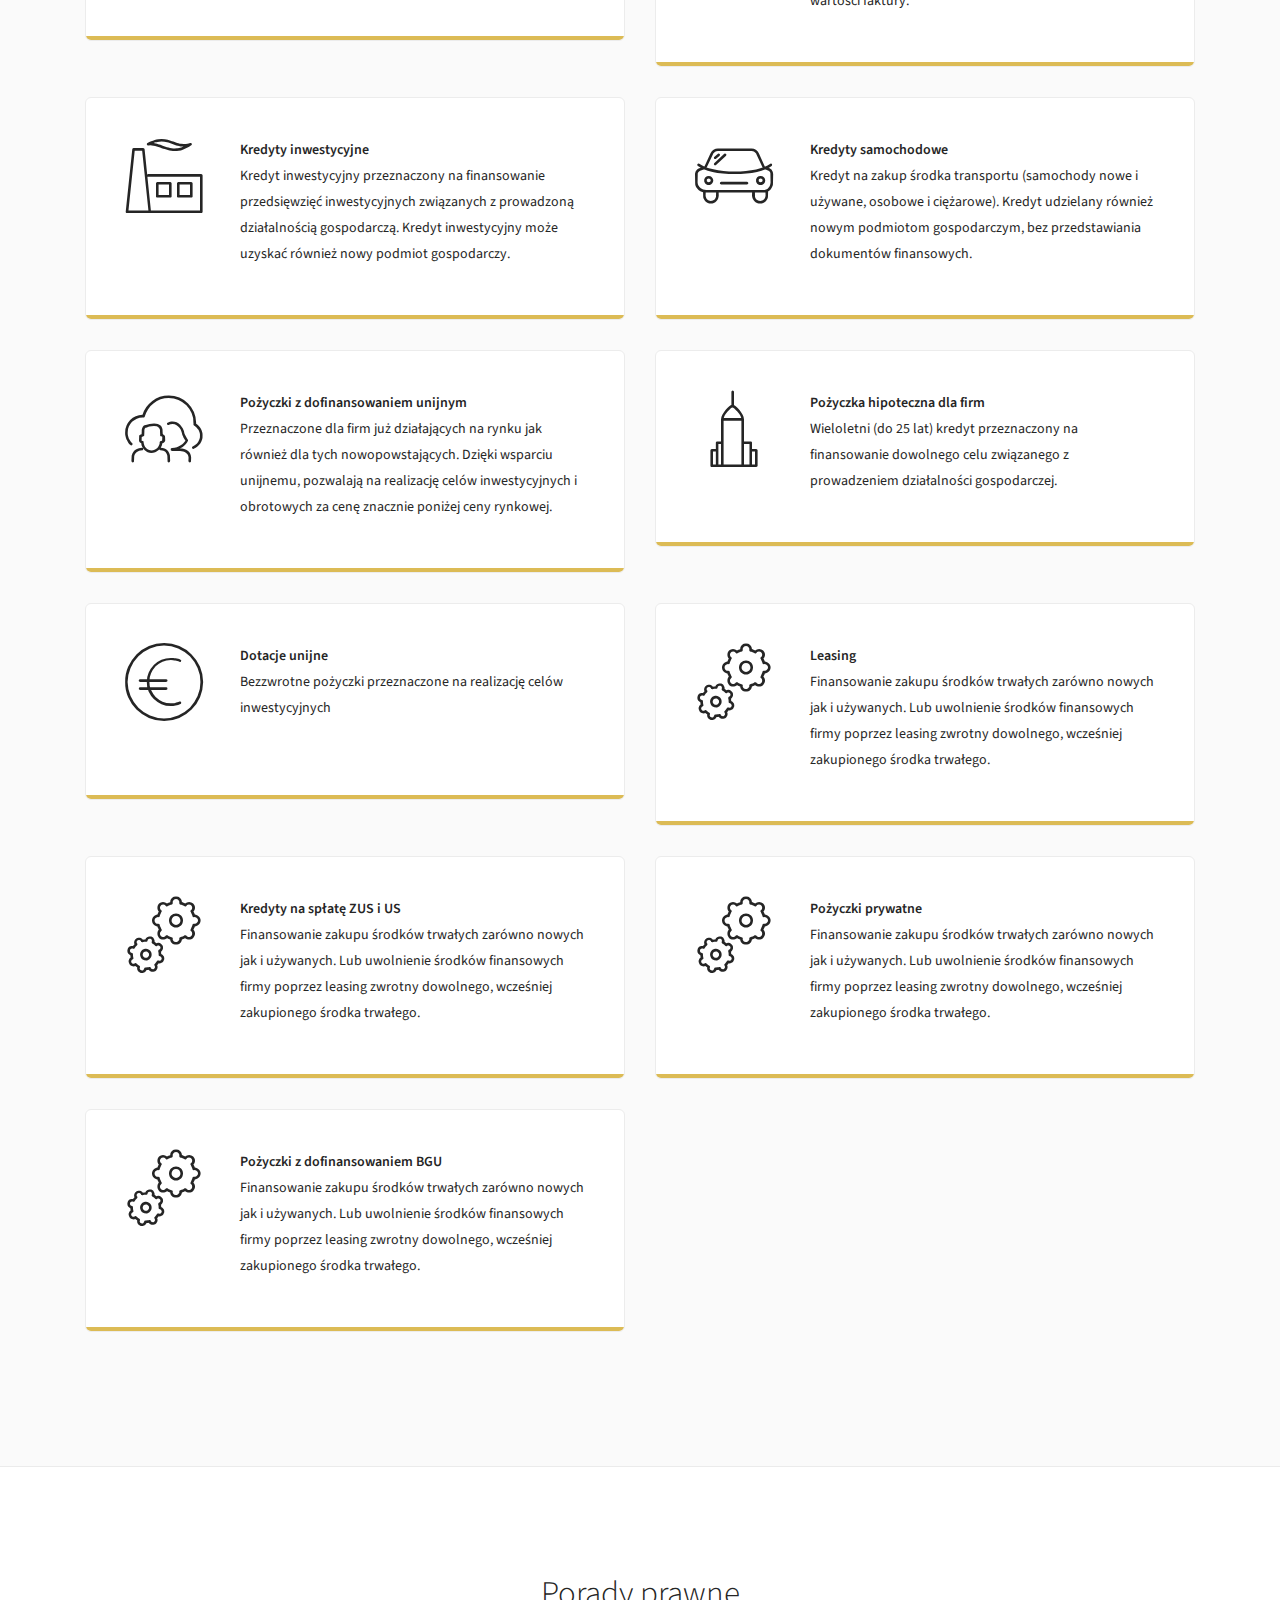
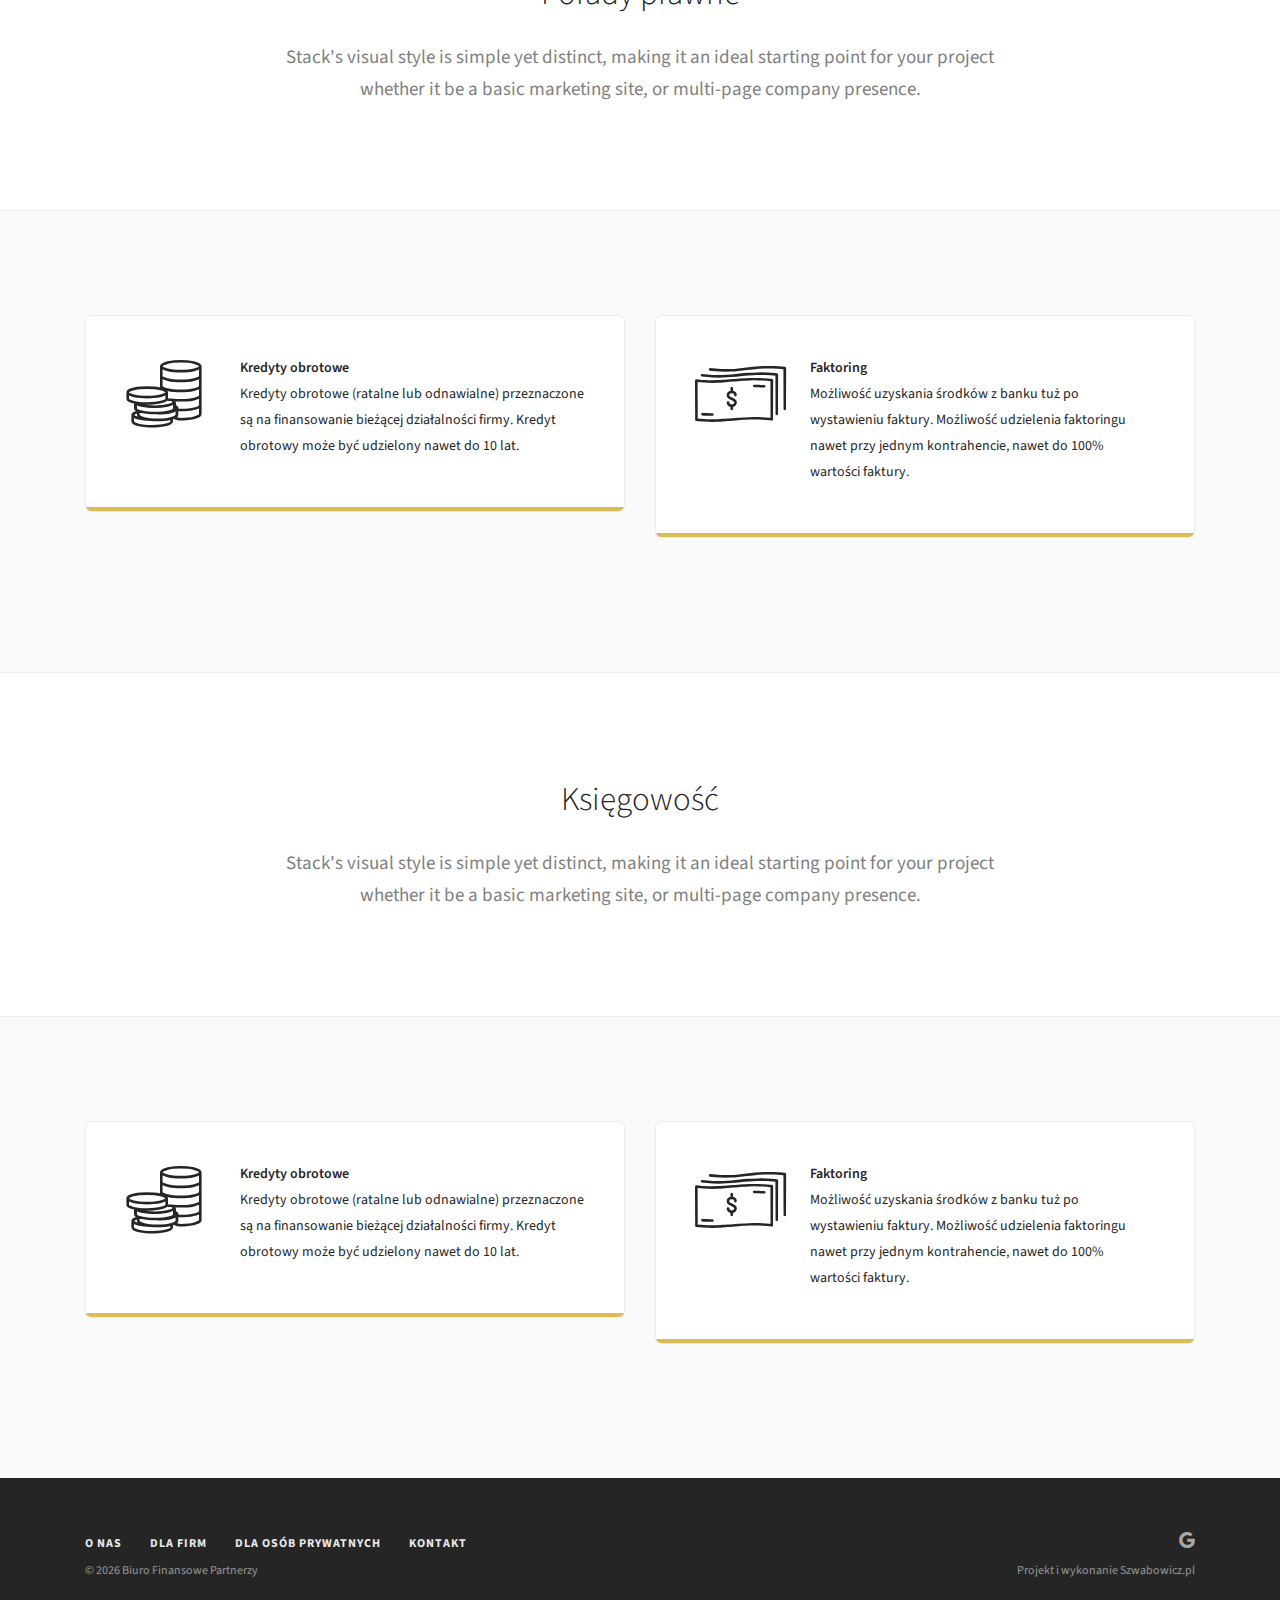
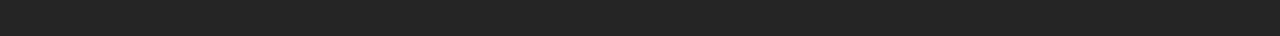
<file: dla-firm.html>
<!doctype html>
<html lang="pl">

<head>
    <meta charset="utf-8">
    <title>Title</title>
    <meta name="description" content="Desc" />
    <meta name="keywords" content="finansowanie">
    <meta name="viewport" content="width=device-width, initial-scale=1.0">
    <link href="css/stack-interface.css" rel="stylesheet" type="text/css" media="all">
    <link href="css/socicon.css" rel="stylesheet" type="text/css" media="all" />
    <link href="css/iconsmind.css" rel="stylesheet" type="text/css" media="all" />
    <link href="css/bootstrap.css" rel="stylesheet" type="text/css" media="all" />
    <link href="css/lightbox.min.css" rel="stylesheet" type="text/css" media="all" />
    <link href="css/flickity.css" rel="stylesheet" type="text/css" media="all" />
    <link href="css/theme-yeller.css" rel="stylesheet" type="text/css" media="all" />
    <link href="css/custom.css" rel="stylesheet" type="text/css" media="all" />
    <link href="https://fonts.googleapis.com/css?family=Open+Sans:200,300,400,400i,500,600,700" rel="stylesheet">
    <link href="https://fonts.googleapis.com/css?family=Source+Sans+Pro:200,300,400,400i,600,700" rel="stylesheet" type="text/css">
    <link href="css/font-sourcesanspro.css" rel="stylesheet" type="text/css">

</head>

<body data-smooth-scroll-offset="77">
    <div class="nav-container">
        <div class="via-1542814964236" via="via-1542814964236" vio="biuropartnerzy">
            <div class="bar bar--sm visible-xs">
                <div class="container">
                    <div class="row">
                        <div class="col-3 col-md-2">
                            <a href="index.html"> <img class="logo logo-dark" alt="logo" src="img/biuro-partnerzy.gif">
                                <img class="logo logo-light" alt="logo" src="img/biuro-partnerzy.gif"> </a>
                        </div>
                        <div class="col-9 col-md-10 text-right">
                            <a href="#" class="hamburger-toggle" data-toggle-class="#menu1;hidden-xs hidden-sm"> <i
                                    class="icon icon--sm stack-interface stack-menu"></i> </a>
                        </div>
                    </div>
                </div>
            </div>
            <nav id="menu1" class="bar bar-1 hidden-xs bg--dark">
                <div class="container">
                    <div class="row">
                        <div class="col-lg-1 col-md-2 hidden-xs">
                            <div class="bar__module">
                                <a href="index.html"> <img class="logo logo-dark" alt="logo" src="img/biuro-partnerzy.png">
                                    <img class="logo logo-light" alt="logo" src="img/biuro-partnerzy.png"> </a>
                            </div>
                        </div>
                        <div class="col-lg-11 col-md-12 text-right text-left-xs text-left-sm extra-margin">
                            <div class="bar__module">
                                <ul class="menu-horizontal text-left">
                                    <li> <a href="index.html">O nas</a> </li>
                                    <li> <a href="dla-firm.html">Dla firm</a> </li>
                                    <li> <a href="dla-osob-prywatnych.html">Dla osób prywatnych</a> </li>
                                    <li> <a href="kontakt.html">Kontakt</a> </li>
                                </ul>
                            </div>
                            <div class="bar__module">

                                <a class="btn btn--sm btn--primary type--uppercase" href="tel:+48607351430"> <span
                                        class="btn__text">
                                        Zadzwoń</span> </a>
                            </div>
                        </div>
                    </div>
                </div>
            </nav>
        </div>
    </div>
    <div class="main-container">
        <section class="imagebg" data-overlay="4">
            <div class="background-image-holder"> <img alt="background" src="img/architecture-1.jpg"> </div>
            <div class="container">
                <div class="row">
                    <div class="col-md-10 col-lg-8">
                        <h1>Finansowanie dla firm</h1>
                        <p class="lead"><b>
                                Stack's visual style is simple yet distinct, making it an ideal starting point for your
                                project whether it be a basic marketing site, or multi-page company presence.
                            </b></p>
                    </div>
                </div>
            </div>
        </section>
        <section class="switchable feature-large switchable--switch">
            <div class="container">
                <div class="row justify-content-between">
                    <div class="col-md-6 col-lg-5">
                        <div class="switchable__text">
                            <h2>Perfect for bootstrapped startups</h2>
                            <p class="lead"> Biuro Finansowe <b>Partnerzy</b> działa na rynku usług finansowych od 2004
                                roku. Od 2015 roku jako spółka z ograniczoną odpowiedzialnością. Mamy wieloletnie
                                doświadczenie w bankowości i finansach.<br></p>
                        </div>
                    </div>
                    <div class="col-md-6">
                        <div class="boxed boxed--lg boxed--border">
                            <div class="feature feature-2"> <i class="icon color--primary icon-Dollar"></i>
                                <div class="feature__body">
                                    <h5>O finansowaniu wiemy prawie wszystko</h5>
                                    <p> Save time with a multitude of styled components designed to showcase your
                                        content </p>
                                </div>
                            </div>
                            <div class="feature feature-2"> <i class="icon color--primary icon-Bar-Chart"></i>
                                <div class="feature__body">
                                    <h5>Wspieramy rozwój firm</h5>
                                    <p> Construct mockups or production-ready pages in-browser with Variant Page
                                        Builder </p>
                                </div>
                            </div>
                            <div class="feature feature-2"> <i class="icon color--primary icon-Handshake"></i>
                                <div class="feature__body">
                                    <h5>Długoletnie doświadczenie i obecność na rynku</h5>
                                    <p> Take comfort in 6 months included support with a dedicated support forum </p>
                                </div>
                            </div>
                        </div>
                    </div>
                </div>
            </div>
        </section>
        <section class="text-center">
            <div class="container">
                <div class="row">
                    <div class="col-md-10 col-lg-8">
                        <h2>Wsparcie finansowe dla firm</h2>
                        <p class="lead"> Stack's visual style is simple yet distinct, making it an ideal starting point
                            for your project whether it be a basic marketing site, or multi-page company presence. </p>
                    </div>
                </div>
            </div>
        </section>
        <section class="bg--secondary">
            <div class="container">
                <div class="row">
                    <div class="col-md-6">
                        <div class="feature feature--featured feature-5 boxed boxed--lg boxed--border"> <i class="icon icon-Coins icon--lg"></i>
                            <div class="feature__body">
                                <h5><b>Kredyty obrotowe</b></h5>
                                <p> Kredyty obrotowe (ratalne lub odnawialne) przeznaczone są na finansowanie bieżącej
                                    działalności firmy. Kredyt obrotowy może być udzielony nawet do 10 lat. </p>
                            </div>
                        </div>
                    </div>
                    <div class="col-md-6">
                        <div class="feature feature--featured feature-5 boxed boxed--lg boxed--border"> <i class="icon icon-Money-2 icon--lg"></i>
                            <div class="feature__body">
                                <h5>Faktoring</h5>
                                <p> Możliwość uzyskania środków z banku tuż po wystawieniu faktury. Możliwość
                                    udzielenia faktoringu nawet przy jednym kontrahencie, nawet do 100% wartości
                                    faktury. </p>
                            </div>
                        </div>
                    </div>
                    <div class="col-md-6">
                        <div class="feature feature--featured feature-5 boxed boxed--lg boxed--border"> <i class="icon icon-Factory-2 icon--lg"></i>
                            <div class="feature__body">
                                <h5>Kredyty inwestycyjne&nbsp;</h5>
                                <p> Kredyt inwestycyjny przeznaczony na finansowanie przedsięwzięć inwestycyjnych
                                    związanych z prowadzoną działalnością gospodarczą. Kredyt inwestycyjny może uzyskać
                                    również nowy podmiot gospodarczy. </p>
                            </div>
                        </div>
                    </div>
                    <div class="col-md-6">
                        <div class="feature feature--featured feature-5 boxed boxed--lg boxed--border"> <i class="icon icon-Car-3 icon--lg"></i>
                            <div class="feature__body">
                                <h5>Kredyty samochodowe</h5>
                                <p> Kredyt na zakup środka transportu (samochody nowe i używane, osobowe i ciężarowe).
                                    Kredyt udzielany również nowym podmiotom gospodarczym, bez przedstawiania
                                    dokumentów finansowych. </p>
                            </div>
                        </div>
                    </div>
                    <div class="col-md-6">
                        <div class="feature feature--featured feature-5 boxed boxed--lg boxed--border"> <i class="icon icon-People-onCloud icon--lg"></i>
                            <div class="feature__body">
                                <h5><b>Pożyczki z dofinansowaniem unijnym</b></h5>
                                <p> Przeznaczone dla firm już działających na rynku jak również dla tych
                                    nowopowstających. Dzięki wsparciu unijnemu, pozwalają na realizację celów
                                    inwestycyjnych i obrotowych za cenę znacznie poniżej ceny rynkowej. </p>
                            </div>
                        </div>
                    </div>
                    <div class="col-md-6">
                        <div class="feature feature--featured feature-5 boxed boxed--lg boxed--border"> <i class="icon icon-Chrysler-Building icon--lg"></i>
                            <div class="feature__body">
                                <h5>Pożyczka hipoteczna dla firm</h5>
                                <p> Wieloletni (do 25 lat) kredyt przeznaczony na finansowanie dowolnego celu
                                    związanego z prowadzeniem działalności gospodarczej. </p>
                            </div>
                        </div>
                    </div>
                    <div class="col-md-6">
                        <div class="feature feature--featured feature-5 boxed boxed--lg boxed--border"> <i class="icon icon-Euro-Sign icon--lg"></i>
                            <div class="feature__body">
                                <h5>Dotacje unijne&nbsp;</h5>
                                <p> Bezzwrotne pożyczki przeznaczone na realizację celów inwestycyjnych </p>
                            </div>
                        </div>
                    </div>
                    <div class="col-md-6">
                        <div class="feature feature--featured feature-5 boxed boxed--lg boxed--border"> <i class="icon icon-Gears icon--lg"></i>
                            <div class="feature__body">
                                <h5>Leasing</h5>
                                <p> Finansowanie zakupu środków trwałych zarówno nowych jak i używanych. Lub uwolnienie
                                    środków finansowych firmy poprzez leasing zwrotny dowolnego, wcześniej zakupionego
                                    środka trwałego. </p>
                            </div>
                        </div>
                    </div>
                    <div class="col-md-6">
                        <div class="feature feature--featured feature-5 boxed boxed--lg boxed--border"> <i class="icon icon-Gears icon--lg"></i>
                            <div class="feature__body">
                                <h5>Kredyty na spłatę ZUS i US</h5>
                                <p> Finansowanie zakupu środków trwałych zarówno nowych jak i używanych. Lub uwolnienie
                                    środków finansowych firmy poprzez leasing zwrotny dowolnego, wcześniej zakupionego
                                    środka trwałego. </p>
                            </div>
                        </div>
                    </div>
                    <div class="col-md-6">
                        <div class="feature feature--featured feature-5 boxed boxed--lg boxed--border"> <i class="icon icon-Gears icon--lg"></i>
                            <div class="feature__body">
                                <h5>Pożyczki prywatne</h5>
                                <p> Finansowanie zakupu środków trwałych zarówno nowych jak i używanych. Lub uwolnienie
                                    środków finansowych firmy poprzez leasing zwrotny dowolnego, wcześniej zakupionego
                                    środka trwałego. </p>
                            </div>
                        </div>
                    </div>
                    <div class="col-md-6">
                        <div class="feature feature--featured feature-5 boxed boxed--lg boxed--border"> <i class="icon icon-Gears icon--lg"></i>
                            <div class="feature__body">
                                <h5>Pożyczki z dofinansowaniem BGU</h5>
                                <p> Finansowanie zakupu środków trwałych zarówno nowych jak i używanych. Lub uwolnienie
                                    środków finansowych firmy poprzez leasing zwrotny dowolnego, wcześniej zakupionego
                                    środka trwałego. </p>
                            </div>
                        </div>
                    </div>
                </div>
            </div>
        </section>
        <section class="text-center">
            <div class="container">
                <div class="row">
                    <div class="col-md-10 col-lg-8">
                        <h2>Porady prawne</h2>
                        <p class="lead"> Stack's visual style is simple yet distinct, making it an ideal starting point
                            for your project whether it be a basic marketing site, or multi-page company presence. </p>
                    </div>
                </div>
            </div>
        </section>
        <section class="bg--secondary">
            <div class="container">
                <div class="row">
                    <div class="col-md-6">
                        <div class="feature feature--featured feature-5 boxed boxed--lg boxed--border"> <i class="icon icon-Coins icon--lg"></i>
                            <div class="feature__body">
                                <h5>Kredyty obrotowe</h5>
                                <p> Kredyty obrotowe (ratalne lub odnawialne) przeznaczone są na finansowanie bieżącej
                                    działalności firmy. Kredyt obrotowy może być udzielony nawet do 10 lat. </p>
                            </div>
                        </div>
                    </div>
                    <div class="col-md-6">
                        <div class="feature feature--featured feature-5 boxed boxed--lg boxed--border"> <i class="icon icon-Money-2 icon--lg"></i>
                            <div class="feature__body">
                                <h5>Faktoring</h5>
                                <p> Możliwość uzyskania środków z banku tuż po wystawieniu faktury. Możliwość
                                    udzielenia faktoringu nawet przy jednym kontrahencie, nawet do 100% wartości
                                    faktury. </p>
                            </div>
                        </div>
                    </div>
                </div>
            </div>
        </section>
        <section class="text-center">
            <div class="container">
                <div class="row">
                    <div class="col-md-10 col-lg-8">
                        <h2>Księgowość</h2>
                        <p class="lead"> Stack's visual style is simple yet distinct, making it an ideal starting point
                            for your project whether it be a basic marketing site, or multi-page company presence. </p>
                    </div>
                </div>
            </div>
        </section>
        <section class="bg--secondary">
            <div class="container">
                <div class="row">
                    <div class="col-md-6">
                        <div class="feature feature--featured feature-5 boxed boxed--lg boxed--border"> <i class="icon icon-Coins icon--lg"></i>
                            <div class="feature__body">
                                <h5>Kredyty obrotowe</h5>
                                <p> Kredyty obrotowe (ratalne lub odnawialne) przeznaczone są na finansowanie bieżącej
                                    działalności firmy. Kredyt obrotowy może być udzielony nawet do 10 lat. </p>
                            </div>
                        </div>
                    </div>
                    <div class="col-md-6">
                        <div class="feature feature--featured feature-5 boxed boxed--lg boxed--border"> <i class="icon icon-Money-2 icon--lg"></i>
                            <div class="feature__body">
                                <h5>Faktoring</h5>
                                <p> Możliwość uzyskania środków z banku tuż po wystawieniu faktury. Możliwość
                                    udzielenia faktoringu nawet przy jednym kontrahencie, nawet do 100% wartości
                                    faktury. </p>
                            </div>
                        </div>
                    </div>
                </div>
            </div>
        </section>
        <footer class="text-center-xs space--xs bg--dark">
            <div class="container">
                <div class="row">
                    <div class="col-sm-7">
                        <ul class="list-inline">
                            <li> <a href="index.html"><span class="h6 type--uppercase">
                                        <p>O nas</p>
                                    </span></a> </li>
                            <li> <a href="dla-firm.html"><span class="h6 type--uppercase">
                                        <p>Dla firm</p>
                                    </span></a> </li>
                            <li> <a href="dla-osob-prywatnych.html"><span class="h6 type--uppercase">
                                        <p>Dla osób prywatnych</p>
                                    </span></a> </li>
                            <li> <a href="kontakt.html"><span class="h6 type--uppercase">
                                        <p>Kontakt</p>
                                    </span></a> </li>
                        </ul>
                    </div>
                    <div class="col-sm-5 text-right text-center-xs">
                        <ul class="social-list list-inline list--hover">
                            <li><a href="https://www.google.com/maps?ll=52.416098,16.905223&z=14&t=m&hl=pl-PL&gl=PL&mapclient=embed&cid=15684104716636731645"
                                    target="_blank"><i class="socicon socicon-google icon icon--xs"></i></a></li>
                        </ul>
                    </div>
                </div>
                <div class="row">
                    <div class="col-sm-7"> <span class="type--fine-print">© <span class="update-year">2018</span>&nbsp;Biuro
                            Finansowe Partnerzy</span> </div>
                    <div class="col-sm-5 text-right text-center-xs"> <a class="type--fine-print" href="http://www.szwabowicz.pl#">Projekt
                            i
                            wykonanie Szwabowicz.pl</a> </div>
                </div>
            </div>
        </footer>
    </div>
    <script src="js/jquery-3.1.1.min.js"></script>
    <script src="js/flickity.min.js"></script>
    <script src="js/parallax.js"></script>
    <!--<script src="js/isotope.min.js"></script>-->
    <!--<script src="js/lightbox.min.js"></script>-->
    <script src="js/smooth-scroll.min.js"></script>
    <script src="js/scripts.js"></script>

</body>

</html>
</file>
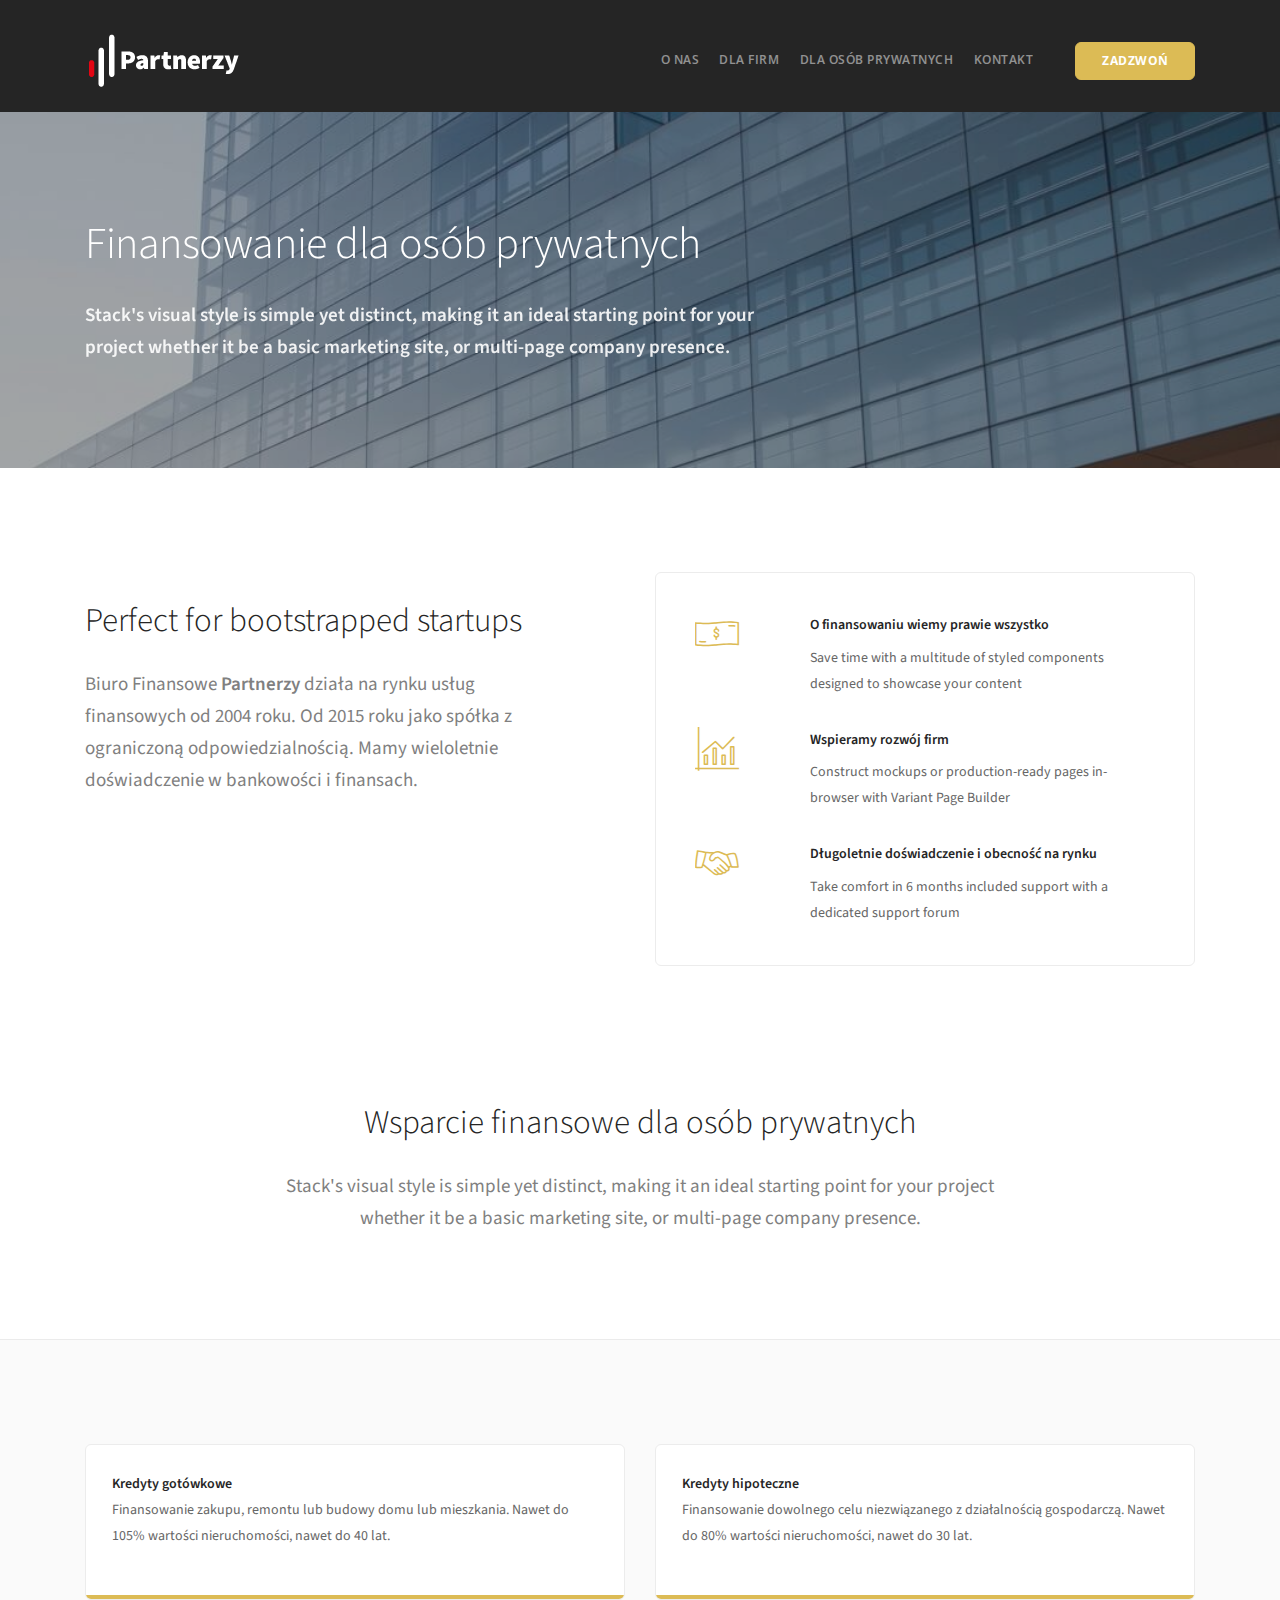
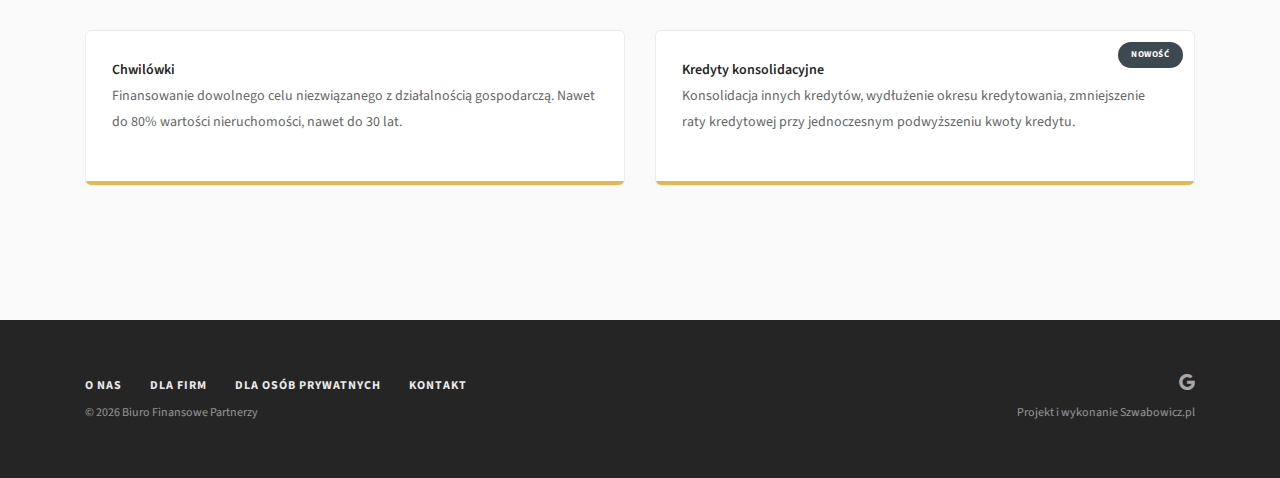
<file: dla-osob-prywatnych.html>
<!doctype html>
<html lang="pl">

<head>
    <meta charset="utf-8">
    <title>Title</title>
    <meta name="description" content="Desc" />
    <meta name="keywords" content="finansowanie">
    <meta name="viewport" content="width=device-width, initial-scale=1.0">
    <link href="css/stack-interface.css" rel="stylesheet" type="text/css" media="all">
    <link href="css/socicon.css" rel="stylesheet" type="text/css" media="all" />
    <link href="css/iconsmind.css" rel="stylesheet" type="text/css" media="all" />
    <link href="css/bootstrap.css" rel="stylesheet" type="text/css" media="all" />
    <link href="css/lightbox.min.css" rel="stylesheet" type="text/css" media="all" />
    <link href="css/flickity.css" rel="stylesheet" type="text/css" media="all" />
    <link href="css/theme-yeller.css" rel="stylesheet" type="text/css" media="all" />
    <link href="css/custom.css" rel="stylesheet" type="text/css" media="all" />
    <link href="https://fonts.googleapis.com/css?family=Open+Sans:200,300,400,400i,500,600,700" rel="stylesheet">
    <link href="https://fonts.googleapis.com/css?family=Source+Sans+Pro:200,300,400,400i,600,700" rel="stylesheet" type="text/css">
    <link href="css/font-sourcesanspro.css" rel="stylesheet" type="text/css">

</head>

<body data-smooth-scroll-offset="77">
    <div class="nav-container">
        <div class="via-1542814964236" via="via-1542814964236" vio="biuropartnerzy">
            <div class="bar bar--sm visible-xs">
                <div class="container">
                    <div class="row">
                        <div class="col-3 col-md-2">
                            <a href="index.html"> <img class="logo logo-dark" alt="logo" src="img/biuro-partnerzy.png">
                                <img class="logo logo-light" alt="logo" src="img/biuro-partnerzy.png"> </a>
                        </div>
                        <div class="col-9 col-md-10 text-right">
                            <a href="#" class="hamburger-toggle" data-toggle-class="#menu1;hidden-xs hidden-sm"> <i
                                    class="icon icon--sm stack-interface stack-menu"></i> </a>
                        </div>
                    </div>
                </div>
            </div>
            <nav id="menu1" class="bar bar-1 hidden-xs bg--dark">
                <div class="container">
                    <div class="row">
                        <div class="col-lg-1 col-md-2 hidden-xs">
                            <div class="bar__module">
                                <a href="index.html"> <img class="logo logo-dark" alt="logo" src="img/biuro-partnerzy.png">
                                    <img class="logo logo-light" alt="logo" src="img/biuro-partnerzy.png"> </a>
                            </div>
                        </div>
                        <div class="col-lg-11 col-md-12 text-right text-left-xs text-left-sm extra-margin">
                            <div class="bar__module">
                                <ul class="menu-horizontal text-left">
                                    <li> <a href="index.html">O nas</a> </li>
                                    <li> <a href="dla-firm.html">Dla firm</a> </li>
                                    <li> <a href="dla-osob-prywatnych.html">Dla osób prywatnych</a> </li>
                                    <li> <a href="kontakt.html">Kontakt</a> </li>
                                </ul>
                            </div>
                            <div class="bar__module">

                                <a class="btn btn--sm btn--primary type--uppercase" href="tel:+48607351430"> <span
                                        class="btn__text">
                                        Zadzwoń</span> </a>
                            </div>
                        </div>
                    </div>
                </div>
            </nav>
        </div>
    </div>
    <div class="main-container">
        <section class="imagebg parallax" data-overlay="4">
            <div class="background-image-holder"> <img alt="background" src="img/architecture-1.jpg"> </div>
            <div class="container">
                <div class="row">
                    <div class="col-md-10 col-lg-8">
                        <h1>Finansowanie dla osób prywatnych</h1>
                        <p class="lead"><b>
                                Stack's visual style is simple yet distinct, making it an ideal starting point for your
                                project whether it be a basic marketing site, or multi-page company presence.
                            </b></p>
                    </div>
                </div>
            </div>
        </section>
        <section class="switchable feature-large switchable--switch">
            <div class="container">
                <div class="row justify-content-between">
                    <div class="col-md-6 col-lg-5">
                        <div class="switchable__text">
                            <h2>Perfect for bootstrapped startups</h2>
                            <p class="lead"> Biuro Finansowe <b>Partnerzy</b> działa na rynku usług finansowych od 2004
                                roku. Od 2015 roku jako spółka z ograniczoną odpowiedzialnością. Mamy wieloletnie
                                doświadczenie w bankowości i finansach.<br></p>
                        </div>
                    </div>
                    <div class="col-md-6">
                        <div class="boxed boxed--lg boxed--border">
                            <div class="feature feature-2"> <i class="icon color--primary icon-Dollar"></i>
                                <div class="feature__body">
                                    <h5>O finansowaniu wiemy prawie wszystko</h5>
                                    <p> Save time with a multitude of styled components designed to showcase your
                                        content </p>
                                </div>
                            </div>
                            <div class="feature feature-2"> <i class="icon color--primary icon-Bar-Chart"></i>
                                <div class="feature__body">
                                    <h5>Wspieramy rozwój firm</h5>
                                    <p> Construct mockups or production-ready pages in-browser with Variant Page
                                        Builder </p>
                                </div>
                            </div>
                            <div class="feature feature-2"> <i class="icon color--primary icon-Handshake"></i>
                                <div class="feature__body">
                                    <h5>Długoletnie doświadczenie i obecność na rynku</h5>
                                    <p> Take comfort in 6 months included support with a dedicated support forum </p>
                                </div>
                            </div>
                        </div>
                    </div>
                </div>
            </div>
        </section>

        <section class="text-center">
            <div class="container">
                <div class="row">
                    <div class="col-md-10 col-lg-8">
                        <h2>Wsparcie finansowe dla osób prywatnych</h2>
                        <p class="lead"> Stack's visual style is simple yet distinct, making it an ideal starting point
                            for your project whether it be a basic marketing site, or multi-page company presence. </p>
                    </div>
                </div>
            </div>
        </section>
        <section class="bg--secondary">
            <div class="container">
                <div class="row">
                    <div class="col-md-6">
                        <div class="feature feature--featured feature-1 boxed boxed--border">
                            <h5><b>Kredyty gotówkowe</b><br></h5>
                            <p> Finansowanie zakupu, remontu lub budowy domu lub mieszkania. Nawet do 105% wartości
                                nieruchomości, nawet do 40 lat. </p>
                        </div>
                    </div>
                    <div class="col-md-6">
                        <div class="feature feature--featured feature-1 boxed boxed--border">
                            <h5><b>Kredyty hipoteczne</b><br></h5>
                            <p> Finansowanie dowolnego celu niezwiązanego z działalnością gospodarczą. Nawet do 80%
                                wartości nieruchomości, nawet do 30 lat. </p>
                        </div>
                    </div>
                    <div class="col-md-6">
                        <div class="feature feature--featured feature-1 boxed boxed--border">
                            <h5><b>Chwilówki</b><br></h5>
                            <p> Finansowanie dowolnego celu niezwiązanego z działalnością gospodarczą. Nawet do 80%
                                wartości nieruchomości, nawet do 30 lat. </p>
                        </div>
                    </div>
                    <div class="col-md-6">
                        <div class="feature feature--featured feature-1 boxed boxed--border">
                            <h5><b>Kredyty konsolidacyjne</b><br></h5>
                            <p> Konsolidacja innych kredytów, wydłużenie okresu kredytowania, zmniejszenie raty
                                kredytowej przy jednoczesnym podwyższeniu kwoty kredytu. </p><span class="label">Nowość</span>
                        </div>
                    </div>
                </div>
            </div>
        </section>
        <footer class="text-center-xs space--xs bg--dark">
            <div class="container">
                <div class="row">
                    <div class="col-sm-7">
                        <ul class="list-inline">
                            <li> <a href="index.html"><span class="h6 type--uppercase">
                                        <p>O nas</p>
                                    </span></a> </li>
                            <li> <a href="dla-firm.html"><span class="h6 type--uppercase">
                                        <p>Dla firm</p>
                                    </span></a> </li>
                            <li> <a href="dla-osob-prywatnych.html"><span class="h6 type--uppercase">
                                        <p>Dla osób prywatnych</p>
                                    </span></a> </li>
                            <li> <a href="kontakt.html"><span class="h6 type--uppercase">
                                        <p>Kontakt</p>
                                    </span></a> </li>
                        </ul>
                    </div>
                    <div class="col-sm-5 text-right text-center-xs">
                        <ul class="social-list list-inline list--hover">
                            <li><a href="https://www.google.com/maps?ll=52.416098,16.905223&z=14&t=m&hl=pl-PL&gl=PL&mapclient=embed&cid=15684104716636731645"
                                    target="_blank"><i class="socicon socicon-google icon icon--xs"></i></a></li>
                        </ul>
                    </div>
                </div>
                <div class="row">
                    <div class="col-sm-7"> <span class="type--fine-print">© <span class="update-year">2018</span>&nbsp;Biuro
                            Finansowe Partnerzy</span> </div>
                    <div class="col-sm-5 text-right text-center-xs"> <a class="type--fine-print" href="http://www.szwabowicz.pl#">Projekt
                            i
                            wykonanie Szwabowicz.pl</a> </div>
                </div>
            </div>
        </footer>
    </div>
    <script src="js/jquery-3.1.1.min.js"></script>
    <script src="js/flickity.min.js"></script>
    <script src="js/parallax.js"></script>
    <!--<script src="js/isotope.min.js"></script>-->
    <!--<script src="js/lightbox.min.js"></script>-->
    <script src="js/smooth-scroll.min.js"></script>
    <script src="js/scripts.js"></script>

</body>

</html>
</file>
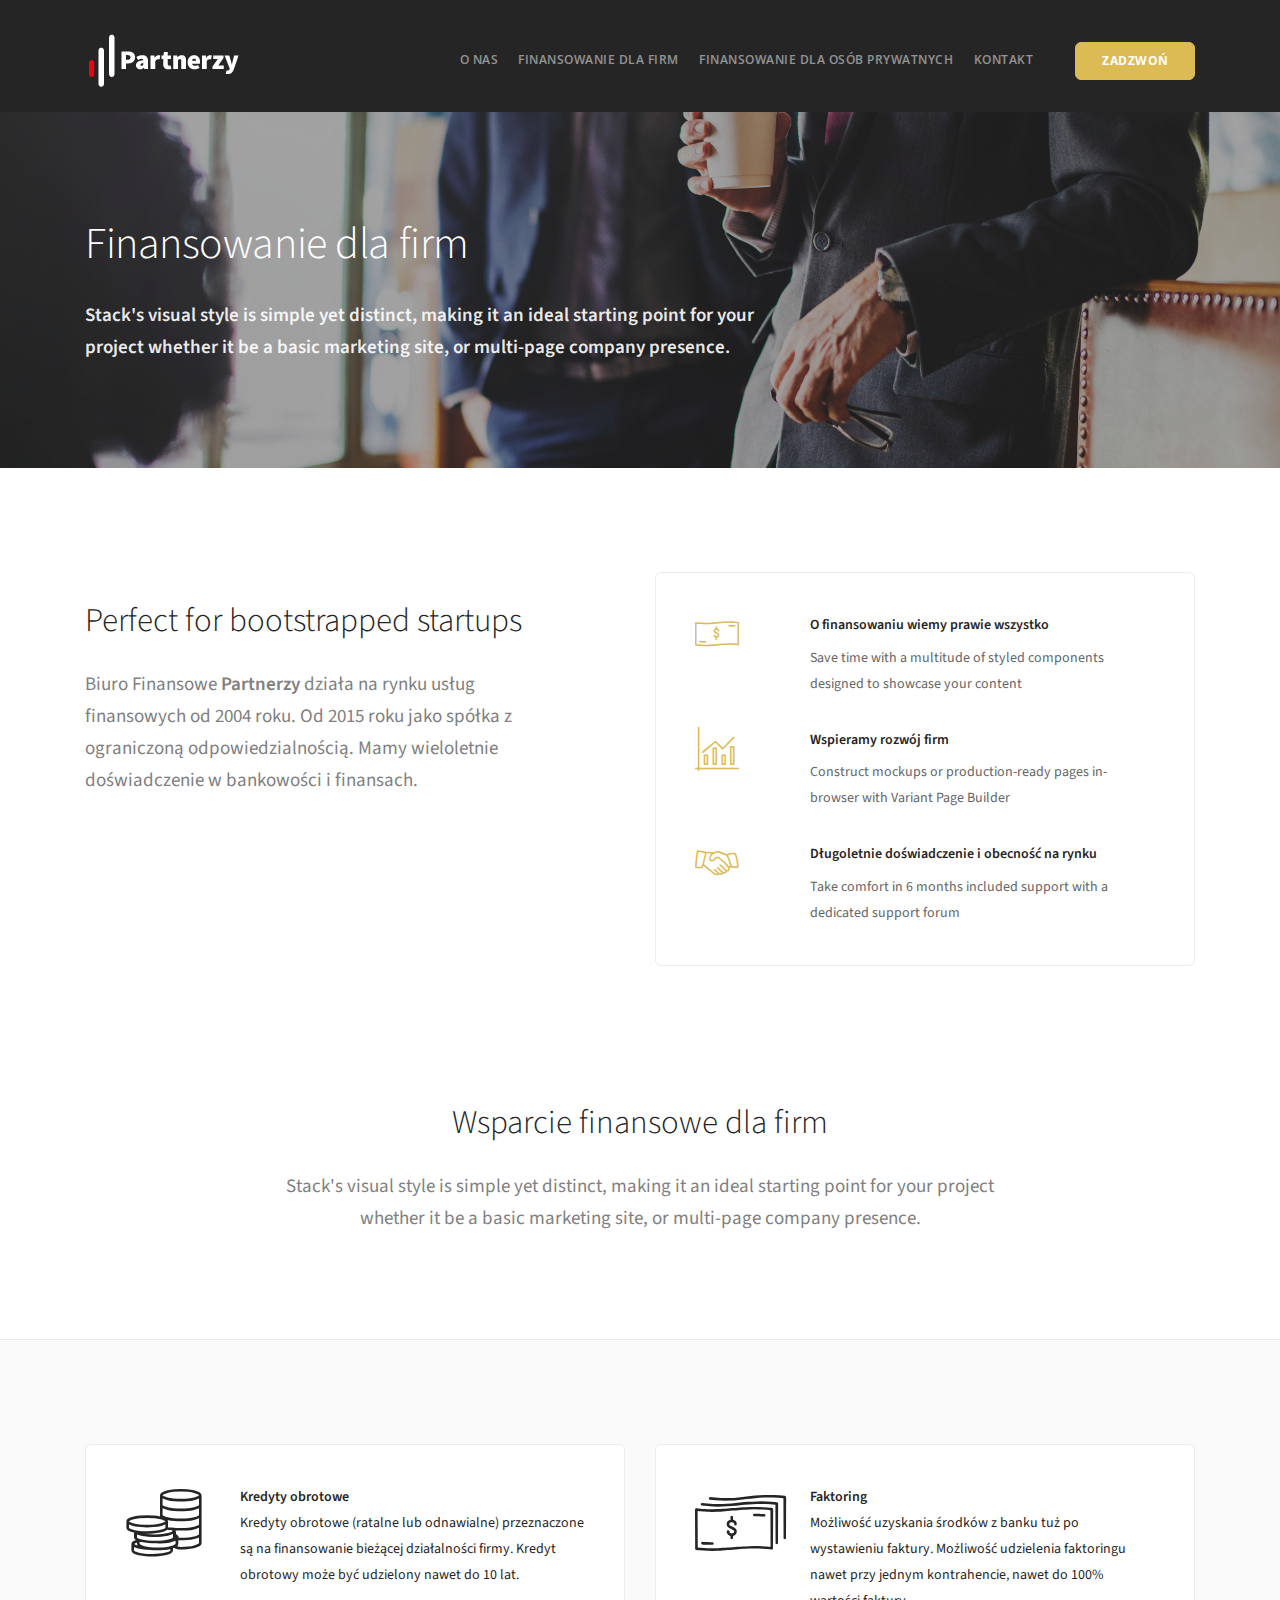
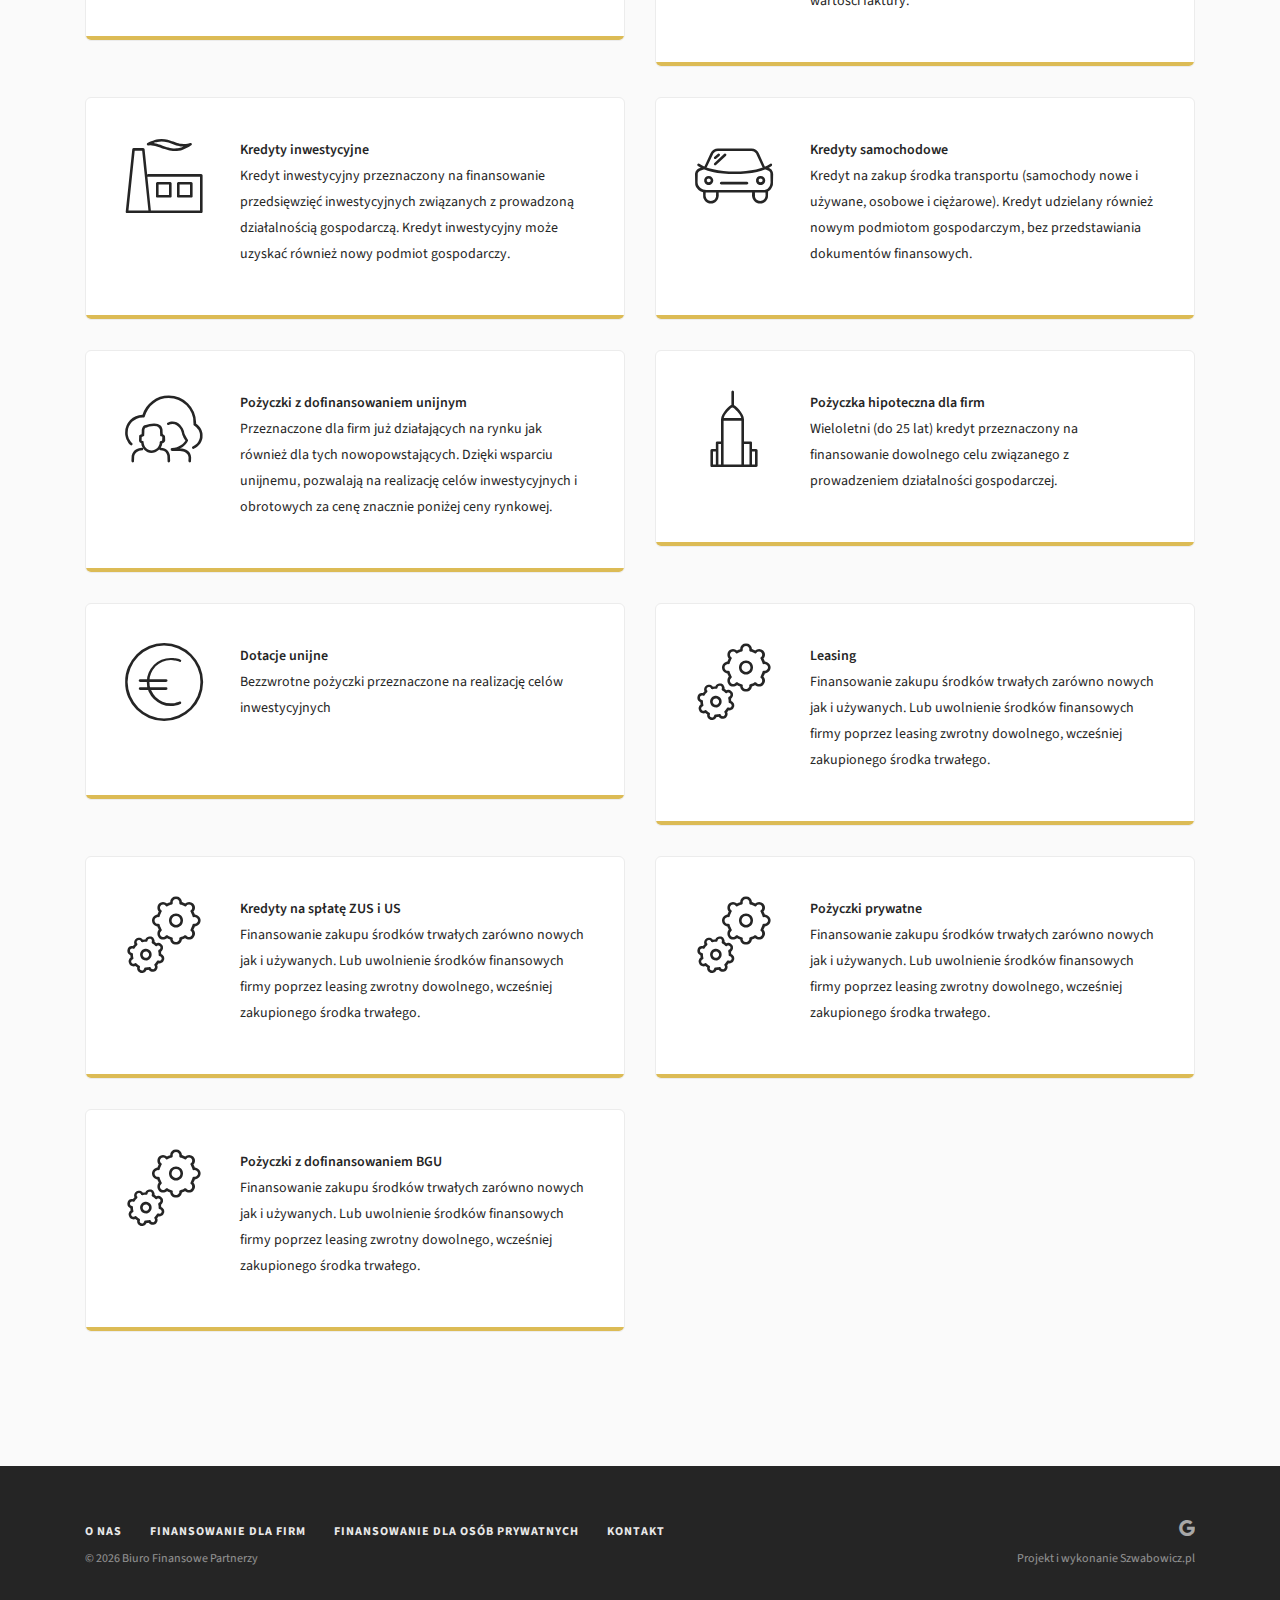
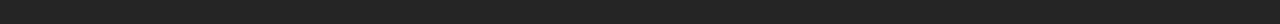
<file: finansowanie-dla-firm.html>
<!doctype html>
<html lang="pl">

<head>
    <meta charset="utf-8">
    <title>Finansowanei dla firm</title>
    <meta name="description" content="Finansowanie dla firm" />
    <meta name="keywords" content="finansowanie">
    <meta name="viewport" content="width=device-width, initial-scale=1.0">
    <link href="css/stack-interface.css" rel="stylesheet" type="text/css" media="all">
    <link href="css/socicon.css" rel="stylesheet" type="text/css" media="all" />
    <link href="css/iconsmind.css" rel="stylesheet" type="text/css" media="all" />
    <link href="css/bootstrap.css" rel="stylesheet" type="text/css" media="all" />
    <link href="css/lightbox.min.css" rel="stylesheet" type="text/css" media="all" />
    <link href="css/flickity.css" rel="stylesheet" type="text/css" media="all" />
    <link href="css/theme-yeller.css" rel="stylesheet" type="text/css" media="all" />
    <link href="css/custom.css" rel="stylesheet" type="text/css" media="all" />
    <link href="https://fonts.googleapis.com/css?family=Open+Sans:200,300,400,400i,500,600,700&amp;subset=latin-ext"
        rel="stylesheet">
    <link href="https://fonts.googleapis.com/css?family=Source+Sans+Pro:200,300,400,400i,600,700&amp;subset=latin-ext"
        rel="stylesheet" type="text/css">
    <link href="css/font-sourcesanspro.css" rel="stylesheet" type="text/css">

</head>

<body data-smooth-scroll-offset="77">
    <div class="nav-container">
        <div class="via-1542814964236" via="via-1542814964236" vio="biuropartnerzy">
            <div class="bar bar--sm visible-xs">
                <div class="container">
                    <div class="row">
                        <div class="col-3 col-md-2">
                            <a href="index.html"> <img class="logo logo-dark" alt="logo" src="img/biuro-partnerzy.gif">
                                <img class="logo logo-light" alt="logo" src="img/biuro-partnerzy.gif"> </a>
                        </div>
                        <div class="col-9 col-md-10 text-right">
                            <a href="#" class="hamburger-toggle" data-toggle-class="#menu1;hidden-xs hidden-sm"> <i
                                    class="icon icon--sm stack-interface stack-menu"></i> </a>
                        </div>
                    </div>
                </div>
            </div>
            <nav id="menu1" class="bar bar-1 hidden-xs bg--dark">
                <div class="container">
                    <div class="row">
                        <div class="col-lg-1 col-md-2 hidden-xs">
                            <div class="bar__module">
                                <a href="index.html"> <img class="logo logo-dark" alt="logo" src="img/biuro-partnerzy.png">
                                    <img class="logo logo-light" alt="logo" src="img/biuro-partnerzy.png"> </a>
                            </div>
                        </div>
                        <div class="col-lg-11 col-md-12 text-right text-left-xs text-left-sm extra-margin">
                            <div class="bar__module">
                                <ul class="menu-horizontal text-left">
                                    <li> <a href="index.html">O nas</a> </li>
                                    <li> <a href="finansowanie-dla-firm.html">Finansowanie dla firm</a> </li>
                                    <li> <a href="finansowanie-dla-osob-prywatnych.html">Finansowanie dla osób
                                            prywatnych</a> </li>
                                    <li> <a href="kontakt.html">Kontakt</a> </li>
                                </ul>
                            </div>
                            <div class="bar__module">
                                <a class="btn btn--sm btn--primary type--uppercase" href="tel:+48607351430"> <span
                                        class="btn__text">
                                        Zadzwoń</span> </a>
                            </div>
                        </div>
                    </div>
                </div>
            </nav>
        </div>
    </div>
    <div class="main-container">
        <section class="imagebg" data-overlay="4">
            <div class="background-image-holder"> <img alt="background" src="img/rawpixel-1182153-unsplash.jpg"> </div>
            <div class="container">
                <div class="row">
                    <div class="col-md-10 col-lg-8">
                        <h1>Finansowanie dla firm</h1>
                        <p class="lead"><b>
                                Stack's visual style is simple yet distinct, making it an ideal starting point for your
                                project whether it be a basic marketing site, or multi-page company presence.
                            </b></p>
                    </div>
                </div>
            </div>
        </section>
        <section class="switchable feature-large switchable--switch">
            <div class="container">
                <div class="row justify-content-between">
                    <div class="col-md-6 col-lg-5">
                        <div class="switchable__text">
                            <h2>Perfect for bootstrapped startups</h2>
                            <p class="lead"> Biuro Finansowe <b>Partnerzy</b> działa na rynku usług finansowych od 2004
                                roku. Od 2015 roku jako spółka z ograniczoną odpowiedzialnością. Mamy wieloletnie
                                doświadczenie w bankowości i finansach.<br></p>
                        </div>
                    </div>
                    <div class="col-md-6">
                        <div class="boxed boxed--lg boxed--border">
                            <div class="feature feature-2"> <i class="icon color--primary icon-Dollar"></i>
                                <div class="feature__body">
                                    <h5>O finansowaniu wiemy prawie wszystko</h5>
                                    <p> Save time with a multitude of styled components designed to showcase your
                                        content </p>
                                </div>
                            </div>
                            <div class="feature feature-2"> <i class="icon color--primary icon-Bar-Chart"></i>
                                <div class="feature__body">
                                    <h5>Wspieramy rozwój firm</h5>
                                    <p> Construct mockups or production-ready pages in-browser with Variant Page
                                        Builder </p>
                                </div>
                            </div>
                            <div class="feature feature-2"> <i class="icon color--primary icon-Handshake"></i>
                                <div class="feature__body">
                                    <h5>Długoletnie doświadczenie i obecność na rynku</h5>
                                    <p> Take comfort in 6 months included support with a dedicated support forum </p>
                                </div>
                            </div>
                        </div>
                    </div>
                </div>
            </div>
        </section>
        <section class="text-center">
            <div class="container">
                <div class="row">
                    <div class="col-md-10 col-lg-8">
                        <h2>Wsparcie finansowe dla firm</h2>
                        <p class="lead"> Stack's visual style is simple yet distinct, making it an ideal starting point
                            for your project whether it be a basic marketing site, or multi-page company presence. </p>
                    </div>
                </div>
            </div>
        </section>
        <section class="bg--secondary">
            <div class="container">
                <div class="row">
                    <div class="col-md-6">
                        <div class="feature feature--featured feature-5 boxed boxed--lg boxed--border"> <i class="icon icon-Coins icon--lg"></i>
                            <div class="feature__body">
                                <h5><b>Kredyty obrotowe</b></h5>
                                <p> Kredyty obrotowe (ratalne lub odnawialne) przeznaczone są na finansowanie bieżącej
                                    działalności firmy. Kredyt obrotowy może być udzielony nawet do 10 lat. </p>
                            </div>
                        </div>
                    </div>
                    <div class="col-md-6">
                        <div class="feature feature--featured feature-5 boxed boxed--lg boxed--border"> <i class="icon icon-Money-2 icon--lg"></i>
                            <div class="feature__body">
                                <h5>Faktoring</h5>
                                <p> Możliwość uzyskania środków z banku tuż po wystawieniu faktury. Możliwość
                                    udzielenia faktoringu nawet przy jednym kontrahencie, nawet do 100% wartości
                                    faktury. </p>
                            </div>
                        </div>
                    </div>
                    <div class="col-md-6">
                        <div class="feature feature--featured feature-5 boxed boxed--lg boxed--border"> <i class="icon icon-Factory-2 icon--lg"></i>
                            <div class="feature__body">
                                <h5>Kredyty inwestycyjne&nbsp;</h5>
                                <p> Kredyt inwestycyjny przeznaczony na finansowanie przedsięwzięć inwestycyjnych
                                    związanych z prowadzoną działalnością gospodarczą. Kredyt inwestycyjny może uzyskać
                                    również nowy podmiot gospodarczy. </p>
                            </div>
                        </div>
                    </div>
                    <div class="col-md-6">
                        <div class="feature feature--featured feature-5 boxed boxed--lg boxed--border"> <i class="icon icon-Car-3 icon--lg"></i>
                            <div class="feature__body">
                                <h5>Kredyty samochodowe</h5>
                                <p> Kredyt na zakup środka transportu (samochody nowe i używane, osobowe i ciężarowe).
                                    Kredyt udzielany również nowym podmiotom gospodarczym, bez przedstawiania
                                    dokumentów finansowych. </p>
                            </div>
                        </div>
                    </div>
                    <div class="col-md-6">
                        <div class="feature feature--featured feature-5 boxed boxed--lg boxed--border"> <i class="icon icon-People-onCloud icon--lg"></i>
                            <div class="feature__body">
                                <h5><b>Pożyczki z dofinansowaniem unijnym</b></h5>
                                <p> Przeznaczone dla firm już działających na rynku jak również dla tych
                                    nowopowstających. Dzięki wsparciu unijnemu, pozwalają na realizację celów
                                    inwestycyjnych i obrotowych za cenę znacznie poniżej ceny rynkowej. </p>
                            </div>
                        </div>
                    </div>
                    <div class="col-md-6">
                        <div class="feature feature--featured feature-5 boxed boxed--lg boxed--border"> <i class="icon icon-Chrysler-Building icon--lg"></i>
                            <div class="feature__body">
                                <h5>Pożyczka hipoteczna dla firm</h5>
                                <p> Wieloletni (do 25 lat) kredyt przeznaczony na finansowanie dowolnego celu
                                    związanego z prowadzeniem działalności gospodarczej. </p>
                            </div>
                        </div>
                    </div>
                    <div class="col-md-6">
                        <div class="feature feature--featured feature-5 boxed boxed--lg boxed--border"> <i class="icon icon-Euro-Sign icon--lg"></i>
                            <div class="feature__body">
                                <h5>Dotacje unijne&nbsp;</h5>
                                <p> Bezzwrotne pożyczki przeznaczone na realizację celów inwestycyjnych </p>
                            </div>
                        </div>
                    </div>
                    <div class="col-md-6">
                        <div class="feature feature--featured feature-5 boxed boxed--lg boxed--border"> <i class="icon icon-Gears icon--lg"></i>
                            <div class="feature__body">
                                <h5>Leasing</h5>
                                <p> Finansowanie zakupu środków trwałych zarówno nowych jak i używanych. Lub uwolnienie
                                    środków finansowych firmy poprzez leasing zwrotny dowolnego, wcześniej zakupionego
                                    środka trwałego. </p>
                            </div>
                        </div>
                    </div>
                    <div class="col-md-6">
                        <div class="feature feature--featured feature-5 boxed boxed--lg boxed--border"> <i class="icon icon-Gears icon--lg"></i>
                            <div class="feature__body">
                                <h5>Kredyty na spłatę ZUS i US</h5>
                                <p> Finansowanie zakupu środków trwałych zarówno nowych jak i używanych. Lub uwolnienie
                                    środków finansowych firmy poprzez leasing zwrotny dowolnego, wcześniej zakupionego
                                    środka trwałego. </p>
                            </div>
                        </div>
                    </div>
                    <div class="col-md-6">
                        <div class="feature feature--featured feature-5 boxed boxed--lg boxed--border"> <i class="icon icon-Gears icon--lg"></i>
                            <div class="feature__body">
                                <h5>Pożyczki prywatne</h5>
                                <p> Finansowanie zakupu środków trwałych zarówno nowych jak i używanych. Lub uwolnienie
                                    środków finansowych firmy poprzez leasing zwrotny dowolnego, wcześniej zakupionego
                                    środka trwałego. </p>
                            </div>
                        </div>
                    </div>
                    <div class="col-md-6">
                        <div class="feature feature--featured feature-5 boxed boxed--lg boxed--border"> <i class="icon icon-Gears icon--lg"></i>
                            <div class="feature__body">
                                <h5>Pożyczki z dofinansowaniem BGU</h5>
                                <p> Finansowanie zakupu środków trwałych zarówno nowych jak i używanych. Lub uwolnienie
                                    środków finansowych firmy poprzez leasing zwrotny dowolnego, wcześniej zakupionego
                                    środka trwałego. </p>
                            </div>
                        </div>
                    </div>
                </div>
            </div>
        </section>
        <footer class="text-center-xs space--xs bg--dark">
            <div class="container">
                <div class="row">
                    <div class="col-sm-7">
                        <ul class="list-inline">
                            <li> <a href="index.html"><span class="h6 type--uppercase">
                                        <p>O nas</p>
                                    </span></a> </li>
                            <li> <a href="finansowanie-dla-firm.html"><span class="h6 type--uppercase">
                                        <p>Finansowanie dla firm</p>
                                    </span></a> </li>
                            <li> <a href="finansowanie-dla-osob-prywatnych.html"><span class="h6 type--uppercase">
                                        <p>Finansowanie dla osób prywatnych</p>
                                    </span></a> </li>
                            <li> <a href="kontakt.html"><span class="h6 type--uppercase">
                                        <p>Kontakt</p>
                                    </span></a> </li>
                        </ul>
                    </div>
                    <div class="col-sm-5 text-right text-center-xs">
                        <ul class="social-list list-inline list--hover">
                            <li><a href="https://www.google.com/maps?ll=52.416098,16.905223&z=14&t=m&hl=pl-PL&gl=PL&mapclient=embed&cid=15684104716636731645"
                                    target="_blank"><i class="socicon socicon-google icon icon--xs"></i></a></li>
                        </ul>
                    </div>
                </div>
                <div class="row">
                    <div class="col-sm-7"> <span class="type--fine-print">© <span class="update-year">2018</span>&nbsp;Biuro
                            Finansowe Partnerzy</span> </div>
                    <div class="col-sm-5 text-right text-center-xs"> <a class="type--fine-print" href="http://www.szwabowicz.pl#">Projekt
                            i
                            wykonanie Szwabowicz.pl</a> </div>
                </div>
            </div>
        </footer>
    </div>
    <script src="js/jquery-3.1.1.min.js"></script>
    <script src="js/flickity.min.js"></script>
    <script src="js/parallax.js"></script>
    <!--<script src="js/isotope.min.js"></script>-->
    <!--<script src="js/lightbox.min.js"></script>-->
    <script src="js/smooth-scroll.min.js"></script>
    <script src="js/scripts.js"></script>

</body>

</html>
</file>
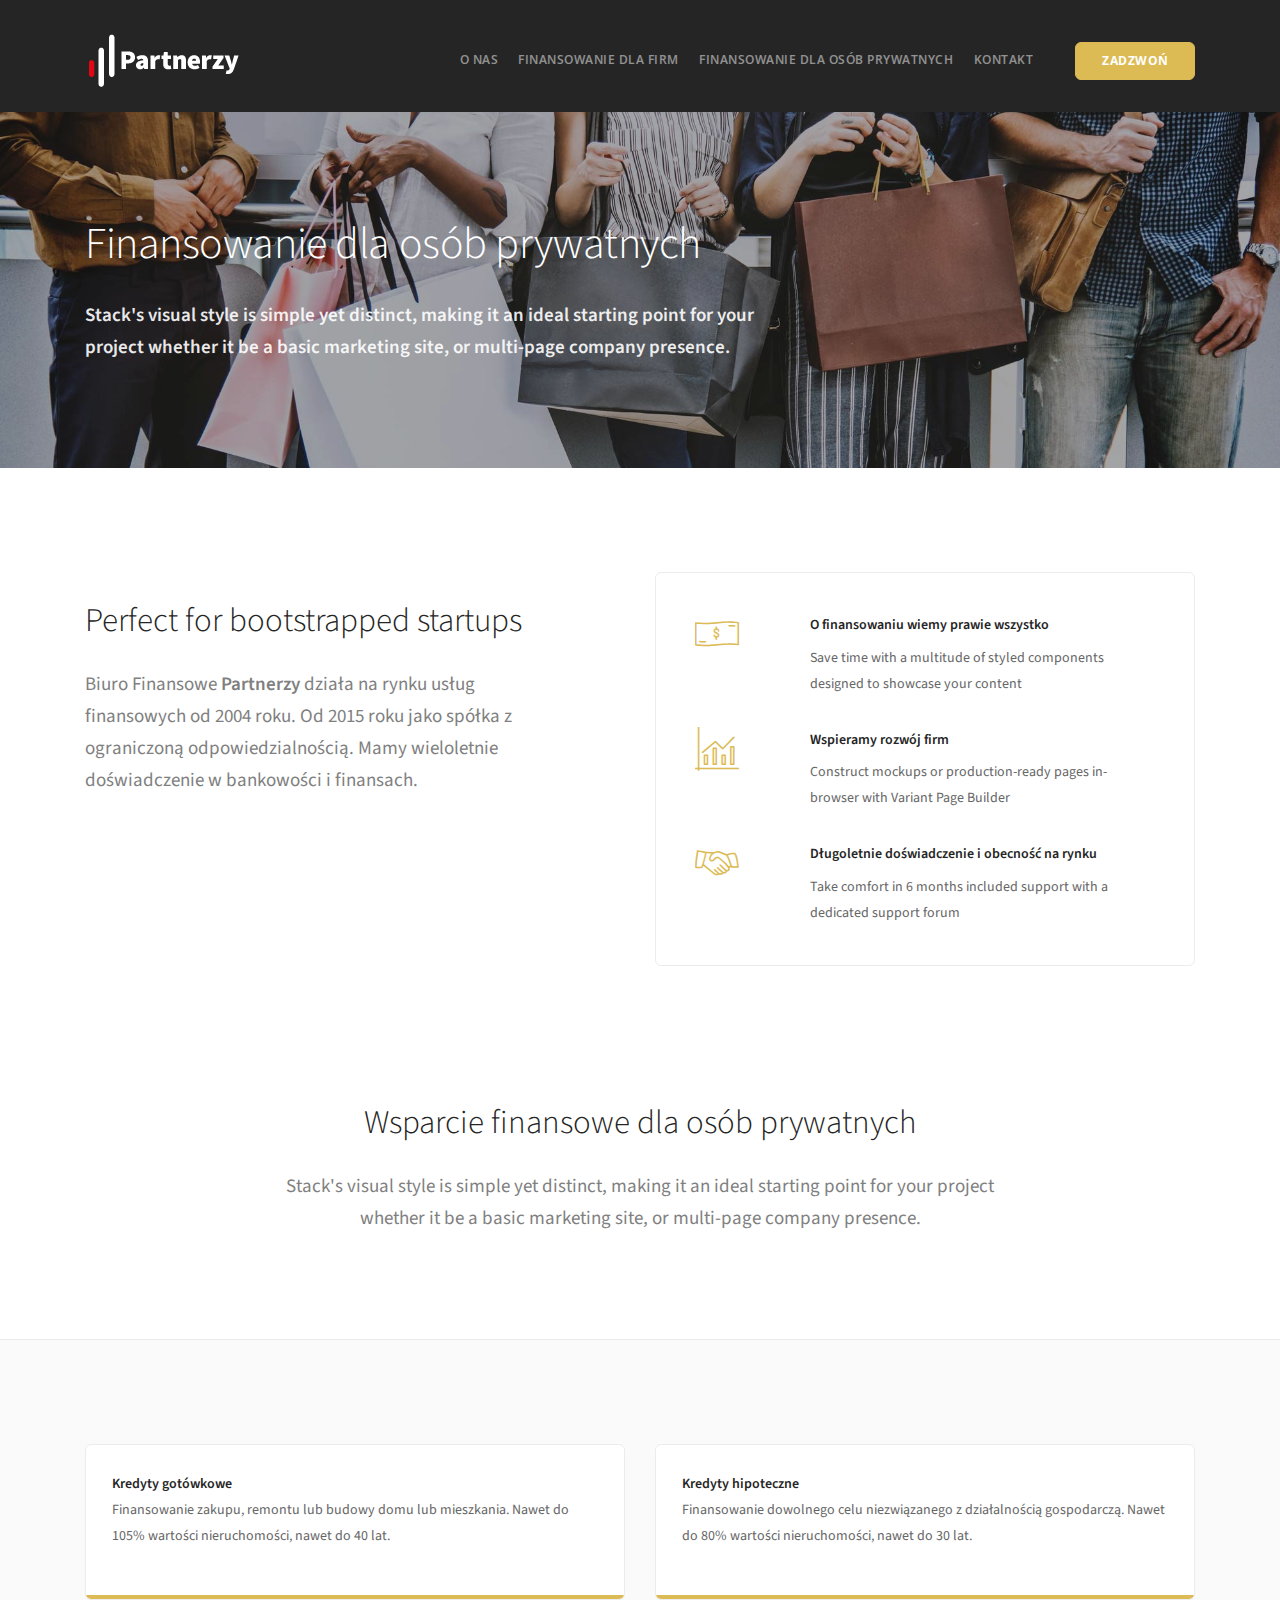
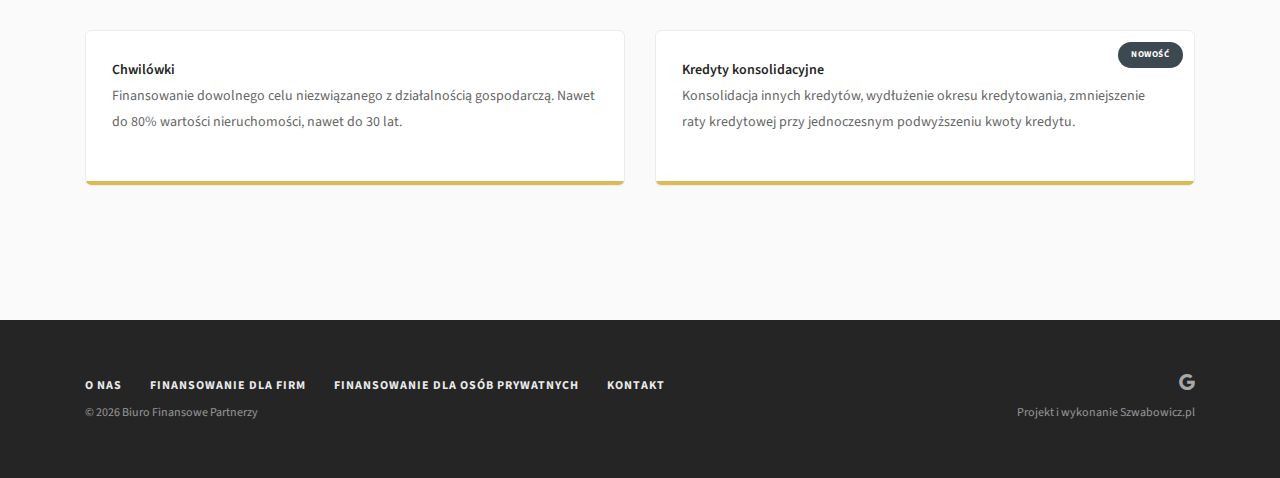
<file: finansowanie-dla-osob-prywatnych.html>
<!doctype html>
<html lang="pl">

<head>
    <meta charset="utf-8">
    <title>Finansowanie dla osób prywatnych</title>
    <meta name="description" content="Finansowanie dla osób prywatnych" />
    <meta name="keywords" content="finansowanie">
    <meta name="viewport" content="width=device-width, initial-scale=1.0">
    <link href="css/stack-interface.css" rel="stylesheet" type="text/css" media="all">
    <link href="css/socicon.css" rel="stylesheet" type="text/css" media="all" />
    <link href="css/iconsmind.css" rel="stylesheet" type="text/css" media="all" />
    <link href="css/bootstrap.css" rel="stylesheet" type="text/css" media="all" />
    <link href="css/lightbox.min.css" rel="stylesheet" type="text/css" media="all" />
    <link href="css/flickity.css" rel="stylesheet" type="text/css" media="all" />
    <link href="css/theme-yeller.css" rel="stylesheet" type="text/css" media="all" />
    <link href="css/custom.css" rel="stylesheet" type="text/css" media="all" />
    <link href="https://fonts.googleapis.com/css?family=Open+Sans:200,300,400,400i,500,600,700&amp;subset=latin-ext"
        rel="stylesheet">
    <link href="https://fonts.googleapis.com/css?family=Source+Sans+Pro:200,300,400,400i,600,700&amp;subset=latin-ext"
        rel="stylesheet" type="text/css">
    <link href="css/font-sourcesanspro.css" rel="stylesheet" type="text/css">

</head>

<body data-smooth-scroll-offset="77">
    <div class="nav-container">
        <div class="via-1542814964236" via="via-1542814964236" vio="biuropartnerzy">
            <div class="bar bar--sm visible-xs">
                <div class="container">
                    <div class="row">
                        <div class="col-3 col-md-2">
                            <a href="index.html"> <img class="logo logo-dark" alt="logo" src="img/biuro-partnerzy.png">
                                <img class="logo logo-light" alt="logo" src="img/biuro-partnerzy.png"> </a>
                        </div>
                        <div class="col-9 col-md-10 text-right">
                            <a href="#" class="hamburger-toggle" data-toggle-class="#menu1;hidden-xs hidden-sm"> <i
                                    class="icon icon--sm stack-interface stack-menu"></i> </a>
                        </div>
                    </div>
                </div>
            </div>
            <nav id="menu1" class="bar bar-1 hidden-xs bg--dark">
                <div class="container">
                    <div class="row">
                        <div class="col-lg-1 col-md-2 hidden-xs">
                            <div class="bar__module">
                                <a href="index.html"> <img class="logo logo-dark" alt="logo" src="img/biuro-partnerzy.png">
                                    <img class="logo logo-light" alt="logo" src="img/biuro-partnerzy.png"> </a>
                            </div>
                        </div>
                        <div class="col-lg-11 col-md-12 text-right text-left-xs text-left-sm extra-margin">
                            <div class="bar__module">
                                <ul class="menu-horizontal text-left">
                                    <li> <a href="index.html">O nas</a> </li>
                                    <li> <a href="finansowanie-dla-firm.html">Finansowanie dla firm</a> </li>
                                    <li> <a href="finansowanie-dla-osob-prywatnych.html">Finansowanie dla osób
                                            prywatnych</a> </li>
                                    <li> <a href="kontakt.html">Kontakt</a> </li>
                                </ul>
                            </div>
                            <div class="bar__module">
                                <a class="btn btn--sm btn--primary type--uppercase" href="tel:+48607351430"> <span
                                        class="btn__text">
                                        Zadzwoń</span> </a>
                            </div>
                        </div>
                    </div>
                </div>
            </nav>
        </div>
    </div>
    <div class="main-container">
        <section class="imagebg -parallax" data-overlay="4">
            <div class="background-image-holder"> <img alt="background" src="img/tlo2.jpg"> </div>
            <div class="container">
                <div class="row">
                    <div class="col-md-10 col-lg-8">
                        <h1>Finansowanie dla osób prywatnych</h1>
                        <p class="lead"><b>
                                Stack's visual style is simple yet distinct, making it an ideal starting point for your
                                project whether it be a basic marketing site, or multi-page company presence.
                            </b></p>
                    </div>
                </div>
            </div>
        </section>
        <section class="switchable feature-large switchable--switch">
            <div class="container">
                <div class="row justify-content-between">
                    <div class="col-md-6 col-lg-5">
                        <div class="switchable__text">
                            <h2>Perfect for bootstrapped startups</h2>
                            <p class="lead"> Biuro Finansowe <b>Partnerzy</b> działa na rynku usług finansowych od 2004
                                roku. Od 2015 roku jako spółka z ograniczoną odpowiedzialnością. Mamy wieloletnie
                                doświadczenie w bankowości i finansach.<br></p>
                        </div>
                    </div>
                    <div class="col-md-6">
                        <div class="boxed boxed--lg boxed--border">
                            <div class="feature feature-2"> <i class="icon color--primary icon-Dollar"></i>
                                <div class="feature__body">
                                    <h5>O finansowaniu wiemy prawie wszystko</h5>
                                    <p> Save time with a multitude of styled components designed to showcase your
                                        content </p>
                                </div>
                            </div>
                            <div class="feature feature-2"> <i class="icon color--primary icon-Bar-Chart"></i>
                                <div class="feature__body">
                                    <h5>Wspieramy rozwój firm</h5>
                                    <p> Construct mockups or production-ready pages in-browser with Variant Page
                                        Builder </p>
                                </div>
                            </div>
                            <div class="feature feature-2"> <i class="icon color--primary icon-Handshake"></i>
                                <div class="feature__body">
                                    <h5>Długoletnie doświadczenie i obecność na rynku</h5>
                                    <p> Take comfort in 6 months included support with a dedicated support forum </p>
                                </div>
                            </div>
                        </div>
                    </div>
                </div>
            </div>
        </section>

        <section class="text-center">
            <div class="container">
                <div class="row">
                    <div class="col-md-10 col-lg-8">
                        <h2>Wsparcie finansowe dla osób prywatnych</h2>
                        <p class="lead"> Stack's visual style is simple yet distinct, making it an ideal starting point
                            for your project whether it be a basic marketing site, or multi-page company presence. </p>
                    </div>
                </div>
            </div>
        </section>
        <section class="bg--secondary">
            <div class="container">
                <div class="row">
                    <div class="col-md-6">
                        <div class="feature feature--featured feature-1 boxed boxed--border">
                            <h5><b>Kredyty gotówkowe</b><br></h5>
                            <p> Finansowanie zakupu, remontu lub budowy domu lub mieszkania. Nawet do 105% wartości
                                nieruchomości, nawet do 40 lat. </p>
                        </div>
                    </div>
                    <div class="col-md-6">
                        <div class="feature feature--featured feature-1 boxed boxed--border">
                            <h5><b>Kredyty hipoteczne</b><br></h5>
                            <p> Finansowanie dowolnego celu niezwiązanego z działalnością gospodarczą. Nawet do 80%
                                wartości nieruchomości, nawet do 30 lat. </p>
                        </div>
                    </div>
                    <div class="col-md-6">
                        <div class="feature feature--featured feature-1 boxed boxed--border">
                            <h5><b>Chwilówki</b><br></h5>
                            <p> Finansowanie dowolnego celu niezwiązanego z działalnością gospodarczą. Nawet do 80%
                                wartości nieruchomości, nawet do 30 lat. </p>
                        </div>
                    </div>
                    <div class="col-md-6">
                        <div class="feature feature--featured feature-1 boxed boxed--border">
                            <h5><b>Kredyty konsolidacyjne</b><br></h5>
                            <p> Konsolidacja innych kredytów, wydłużenie okresu kredytowania, zmniejszenie raty
                                kredytowej przy jednoczesnym podwyższeniu kwoty kredytu. </p><span class="label">Nowość</span>
                        </div>
                    </div>
                </div>
            </div>
        </section>
        <footer class="text-center-xs space--xs bg--dark">
            <div class="container">
                <div class="row">
                    <div class="col-sm-7">
                        <ul class="list-inline">
                            <li> <a href="index.html"><span class="h6 type--uppercase">
                                        <p>O nas</p>
                                    </span></a> </li>
                            <li> <a href="finansowanie-dla-firm.html"><span class="h6 type--uppercase">
                                        <p>Finansowanie dla firm</p>
                                    </span></a> </li>
                            <li> <a href="finansowanie-dla-osob-prywatnych.html"><span class="h6 type--uppercase">
                                        <p>Finansowanie dla osób prywatnych</p>
                                    </span></a> </li>
                            <li> <a href="kontakt.html"><span class="h6 type--uppercase">
                                        <p>Kontakt</p>
                                    </span></a> </li>
                        </ul>
                    </div>
                    <div class="col-sm-5 text-right text-center-xs">
                        <ul class="social-list list-inline list--hover">
                            <li><a href="https://www.google.com/maps?ll=52.416098,16.905223&z=14&t=m&hl=pl-PL&gl=PL&mapclient=embed&cid=15684104716636731645"
                                    target="_blank"><i class="socicon socicon-google icon icon--xs"></i></a></li>
                        </ul>
                    </div>
                </div>
                <div class="row">
                    <div class="col-sm-7"> <span class="type--fine-print">© <span class="update-year">2018</span>&nbsp;Biuro
                            Finansowe Partnerzy</span> </div>
                    <div class="col-sm-5 text-right text-center-xs"> <a class="type--fine-print" href="http://www.szwabowicz.pl#">Projekt
                            i
                            wykonanie Szwabowicz.pl</a> </div>
                </div>
            </div>
        </footer>
    </div>
    <script src="js/jquery-3.1.1.min.js"></script>
    <script src="js/flickity.min.js"></script>
    <script src="js/parallax.js"></script>
    <!--<script src="js/isotope.min.js"></script>-->
    <!--<script src="js/lightbox.min.js"></script>-->
    <script src="js/smooth-scroll.min.js"></script>
    <script src="js/scripts.js"></script>

</body>

</html>
</file>
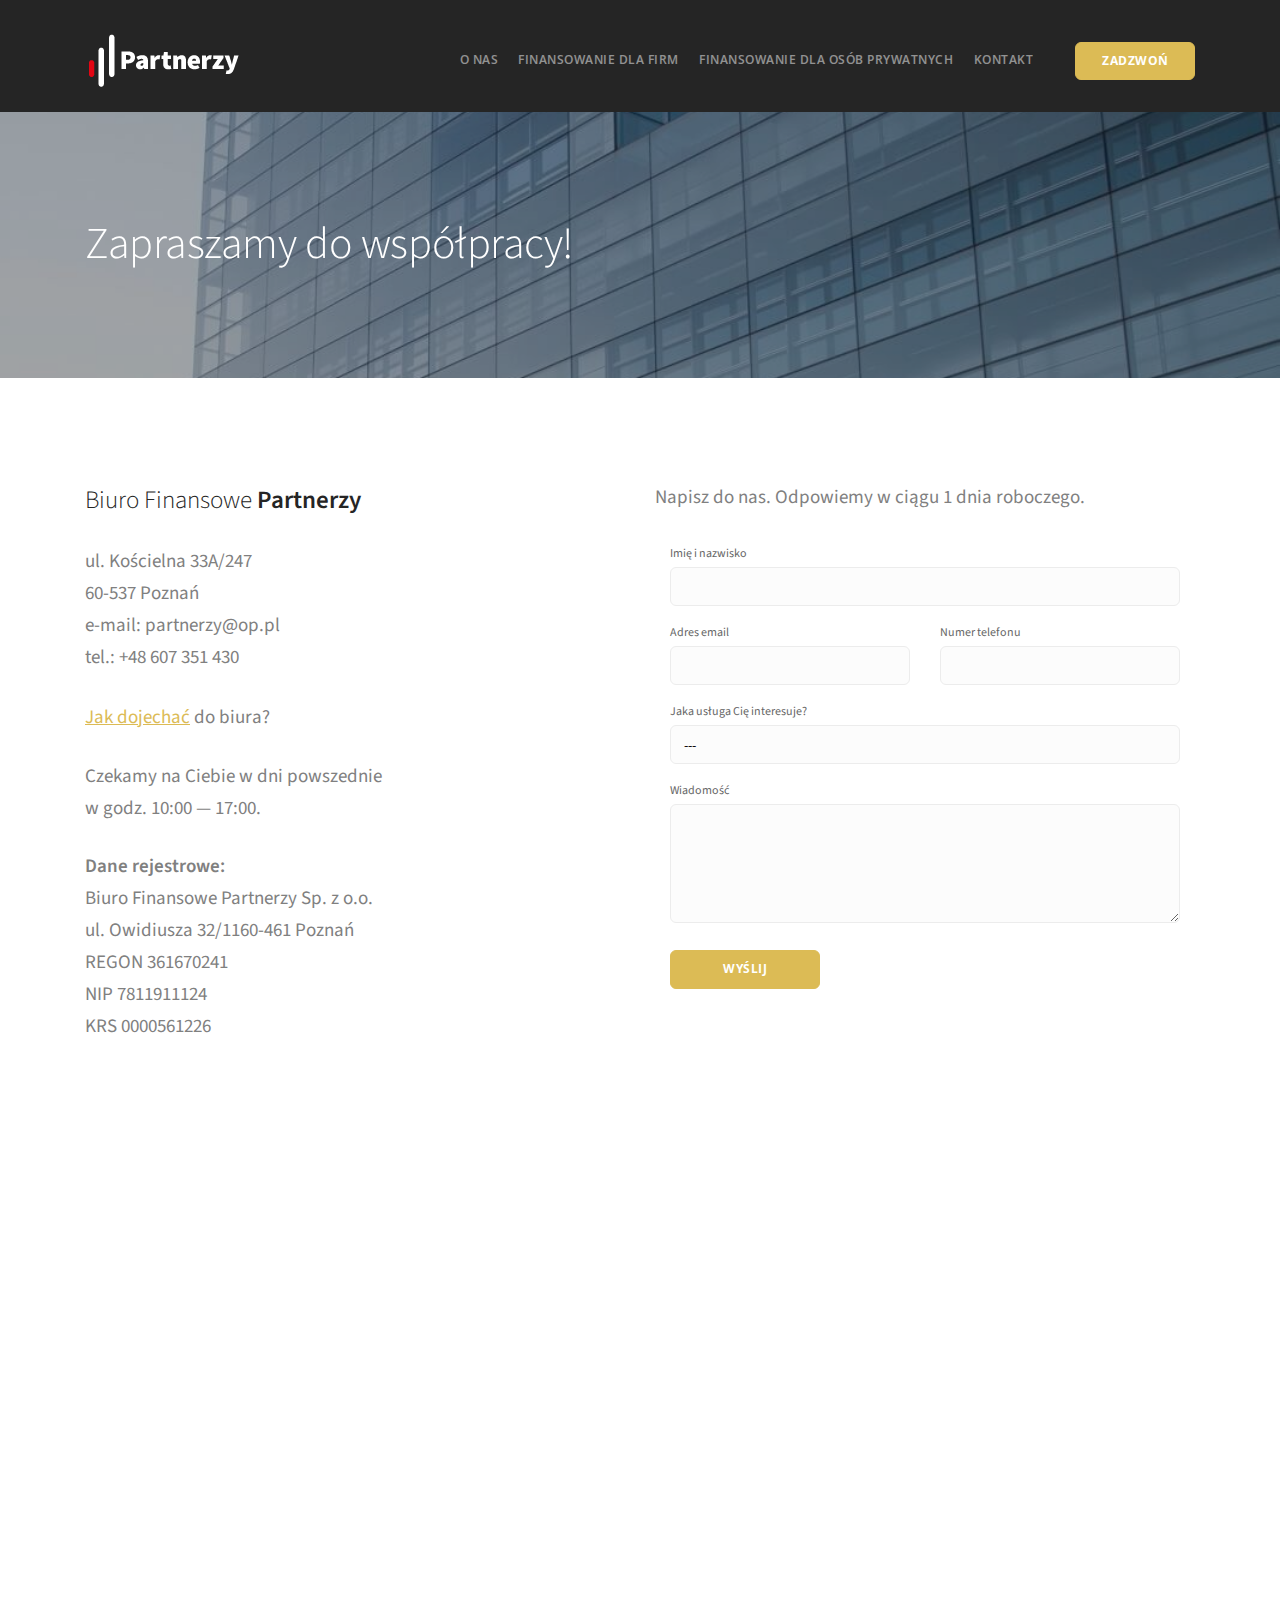
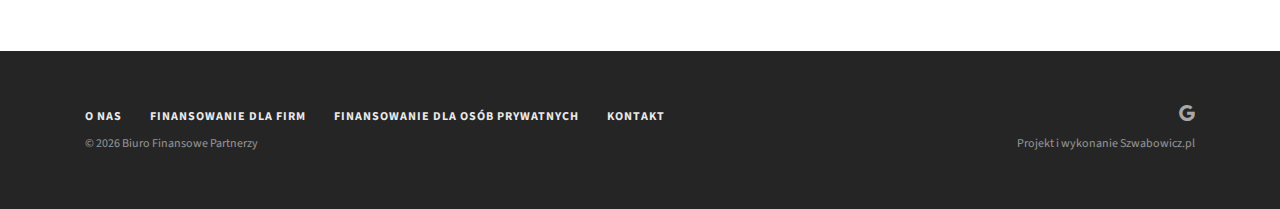
<file: kontakt.html>
<!doctype html>
<html lang="pl">

<head>
    <meta charset="utf-8">
    <title>Title</title>
    <meta name="description" content="Opis." />
    <meta name="keywords" content="finansowanie">
    <meta name="viewport" content="width=device-width, initial-scale=1.0">
    <link href="css/stack-interface.css" rel="stylesheet" type="text/css" media="all">
    <link href="css/socicon.css" rel="stylesheet" type="text/css" media="all" />
    <link href="css/iconsmind.css" rel="stylesheet" type="text/css" media="all" />
    <link href="css/bootstrap.css" rel="stylesheet" type="text/css" media="all" />
    <link href="css/lightbox.min.css" rel="stylesheet" type="text/css" media="all" />
    <link href="css/flickity.css" rel="stylesheet" type="text/css" media="all" />
    <link href="css/theme-yeller.css" rel="stylesheet" type="text/css" media="all" />
    <link href="css/custom.css" rel="stylesheet" type="text/css" media="all" />
    <link href="https://fonts.googleapis.com/css?family=Open+Sans:200,300,400,400i,500,600,700" rel="stylesheet">
    <link href="https://fonts.googleapis.com/css?family=Source+Sans+Pro:200,300,400,400i,600,700" rel="stylesheet" type="text/css">
    <link href="css/font-sourcesanspro.css" rel="stylesheet" type="text/css">
    <script src='https://www.google.com/recaptcha/api.js'></script>
</head>

<body data-smooth-scroll-offset="77">
    <div class="nav-container">
        <div class="via-1542814964236" via="via-1542814964236" vio="biuropartnerzy">
            <div class="bar bar--sm visible-xs">
                <div class="container">
                    <div class="row">
                        <div class="col-3 col-md-2">
                            <a href="index.html"> <img class="logo logo-dark" alt="logo" src="img/biuro-partnerzy.png">
                                <img class="logo logo-light" alt="logo" src="img/biuro-partnerzy.png"> </a>
                        </div>
                        <div class="col-9 col-md-10 text-right">
                            <a href="#" class="hamburger-toggle" data-toggle-class="#menu1;hidden-xs hidden-sm"> <i
                                    class="icon icon--sm stack-interface stack-menu"></i> </a>
                        </div>
                    </div>
                </div>
            </div>
            <nav id="menu1" class="bar bar-1 hidden-xs bg--dark">
                <div class="container">
                    <div class="row">
                        <div class="col-lg-1 col-md-2 hidden-xs">
                            <div class="bar__module">
                                <a href="index.html"> <img class="logo logo-dark" alt="logo" src="img/biuro-partnerzy.png">
                                    <img class="logo logo-light" alt="logo" src="img/biuro-partnerzy.png"> </a>
                            </div>
                        </div>
                        <div class="col-lg-11 col-md-12 text-right text-left-xs text-left-sm extra-margin">
                            <div class="bar__module">
                                <ul class="menu-horizontal text-left">
                                    <li> <a href="index.html">O nas</a> </li>
                                    <li> <a href="finansowanie-dla-firm.html">Finansowanie dla firm</a> </li>
                                    <li> <a href="finansowanie-dla-osob-prywatnych.html">Finansowanie dla osób
                                            prywatnych</a> </li>
                                    <li> <a href="kontakt.html">Kontakt</a> </li>
                                </ul>
                            </div>
                            <div class="bar__module">
                                <a class="btn btn--sm btn--primary type--uppercase" href="tel:+48607351430"> <span
                                        class="btn__text">
                                        Zadzwoń</span> </a>
                            </div>
                        </div>
                    </div>
                </div>
            </nav>
        </div>
    </div>
    <div class="main-container">
        <section class="imagebg parallax" data-overlay="4">
            <div class="background-image-holder"> <img alt="background" src="img/architecture-1.jpg"> </div>
            <div class="container">
                <div class="row">
                    <div class="col-md-10 col-lg-8">
                        <h1>Zapraszamy do współpracy!</h1>
                    </div>
                </div>
            </div>
        </section>
        <section>
            <div class="container">
                <div class="row justify-content-between">
                    <div class="col-lg-5 col-md-5">
                        <div class="switchable__text">
                            <h3>Biuro Finansowe <b>Partnerzy</b></h3>
                            <p class="lead">ul. Kościelna 33A/247 <br>60-537
                                Poznań <br>e-mail: partnerzy@op.pl <br>tel.: +48 607 351 430</p>
                            <p class="lead"><a href="https://www.google.com/maps/dir//Biuro+Finansowe+Partnerzy,+Ko%C5%9Bcielna+33A,+60-537+Pozna%C5%84/@52.416098,16.905223,14z/data=!4m9!4m8!1m0!1m5!1m1!1s0x4704451080dde267:0xd9a922244f2938fd!2m2!1d16.9052228!2d52.4160975!3e0?hl=pl-PL"
                                    target="_blank">Jak dojechać</a>
                                do biura?</p>
                            <p class="lead"> Czekamy na Ciebie w dni powszednie<br>w godz. 10:00 — 17:00. </p>
                            <p class="lead"><b>
                                    Dane rejestrowe:</b><br>Biuro Finansowe Partnerzy Sp. z o.o.<br>ul. Owidiusza
                                32/1160-461 Poznań<br>REGON 361670241<br>NIP 7811911124<br>KRS 0000561226</p>
                        </div>
                    </div>
                    <div class="col-md-6 col-12">
                        <div class="text-block">
                            <p class="lead"> Napisz do nas. Odpowiemy w ciągu 1 dnia roboczego.</p>
                        </div>
                        <form class="text-left -form-email row mx-0 attempted-submit" name="Formularz Biuro Finansowe Partnerzy"
                            netlify-honeypot="bot-field" netlify data-netlify="true" method="POST" action="/dziekujemy.html"
                            data-netlify-recaptcha="true">
                            <div style="display: none;"><label>Don’t fill this out if you're human:</label> <input name="bot-field" /></div>
                            <div class="col-md-12 col-12">
                                <label>Imię i nazwisko</label>
                                <input type="text" name="Imię i nazwisko" required> </div>
                            <div class="col-md-6 col-12">
                                <label>Adres email</label>
                                <input type="email" name="Email" required>
                            </div>
                            <div class="col-md-6 col-12">
                                <label>Numer telefonu</label>
                                <input type="text" name="Numer telefonu"> </div>
                            <div class="col-md-12 col-12">
                                <label>Jaka usługa Cię interesuje?</label>
                                <select name="Branża">
                                    <option value="---">---</option>
                                    <option value="finansowanie dla firm">finansowanie dla firm</option>
                                    <option value="finansowanie dla osób prywatnych">finansowanie dla osób prywatnych</option>
                                    <option value="porady prawne">porady prawne</option>
                                    <option value="księgowość">księgowość</option>
                                    <option value="inne">inne</option>
                                </select>
                            </div>
                            <div class="col-md-12 col-12">
                                <label>Wiadomość</label>
                                <textarea rows="4" name="Wiadomość"></textarea> </div>
                            <div class="col-md-12 col-12">
                                <div class="g-recaptcha" data-sitekey="6LcSNYYUAAAAAIO6mDuGC3H35-aM8PMv7wsUieP3"></div>
                            </div>
                            <div class="col-md-5 col-lg-4 col-6">
                                <button type="submit" class="btn btn--primary type--uppercase">Wyślij</button>
                            </div>
                        </form>
                    </div>
                </div>
            </div>
        </section>
        <section>
            <div class="container">
                <div class="row justify-content-between">
                    <div class="col-lg-12 col-md-7 col-12">
                        <div class="map-container"> <iframe src="https://www.google.com/maps/embed?pb=!1m18!1m12!1m3!1d9734.727328645133!2d16.912448548987317!3d52.41244236533633!2m3!1f0!2f0!3f0!3m2!1i1024!2i768!4f13.1!3m3!1m2!1s0x4704451080dde267%3A0xd9a922244f2938fd!2sBiuro+Finansowe+Partnerzy!5e0!3m2!1spl!2spl!4v1542829135248"></iframe>
                        </div>
                    </div>
                </div>
            </div>
        </section>
        <footer class="text-center-xs space--xs bg--dark">
            <div class="container">
                <div class="row">
                    <div class="col-sm-7">
                        <ul class="list-inline">
                            <li> <a href="index.html"><span class="h6 type--uppercase">
                                        <p>O nas</p>
                                    </span></a> </li>
                            <li> <a href="finansowanie-dla-firm.html"><span class="h6 type--uppercase">
                                        <p>Finansowanie dla firm</p>
                                    </span></a> </li>
                            <li> <a href="finansowanie-dla-osob-prywatnych.html"><span class="h6 type--uppercase">
                                        <p>Finansowanie dla osób prywatnych</p>
                                    </span></a> </li>
                            <li> <a href="kontakt.html"><span class="h6 type--uppercase">
                                        <p>Kontakt</p>
                                    </span></a> </li>
                        </ul>
                    </div>
                    <div class="col-sm-5 text-right text-center-xs">
                        <ul class="social-list list-inline list--hover">
                            <li><a href="https://www.google.com/maps?ll=52.416098,16.905223&z=14&t=m&hl=pl-PL&gl=PL&mapclient=embed&cid=15684104716636731645"
                                    target="_blank"><i class="socicon socicon-google icon icon--xs"></i></a></li>
                        </ul>
                    </div>
                </div>
                <div class="row">
                    <div class="col-sm-7"> <span class="type--fine-print">© <span class="update-year">2018</span>&nbsp;Biuro
                            Finansowe Partnerzy</span> </div>
                    <div class="col-sm-5 text-right text-center-xs"> <a class="type--fine-print" href="http://www.szwabowicz.pl#">Projekt
                            i
                            wykonanie Szwabowicz.pl</a> </div>
                </div>
            </div>
        </footer>
    </div>
    <script src="js/jquery-3.1.1.min.js"></script>
    <script src="js/flickity.min.js"></script>
    <script src="js/parallax.js"></script>
    <!--<script src="js/isotope.min.js"></script>-->
    <!--<script src="js/lightbox.min.js"></script>-->
    <script src="js/smooth-scroll.min.js"></script>
    <script src="js/scripts.js"></script>

</body>

</html>
</file>
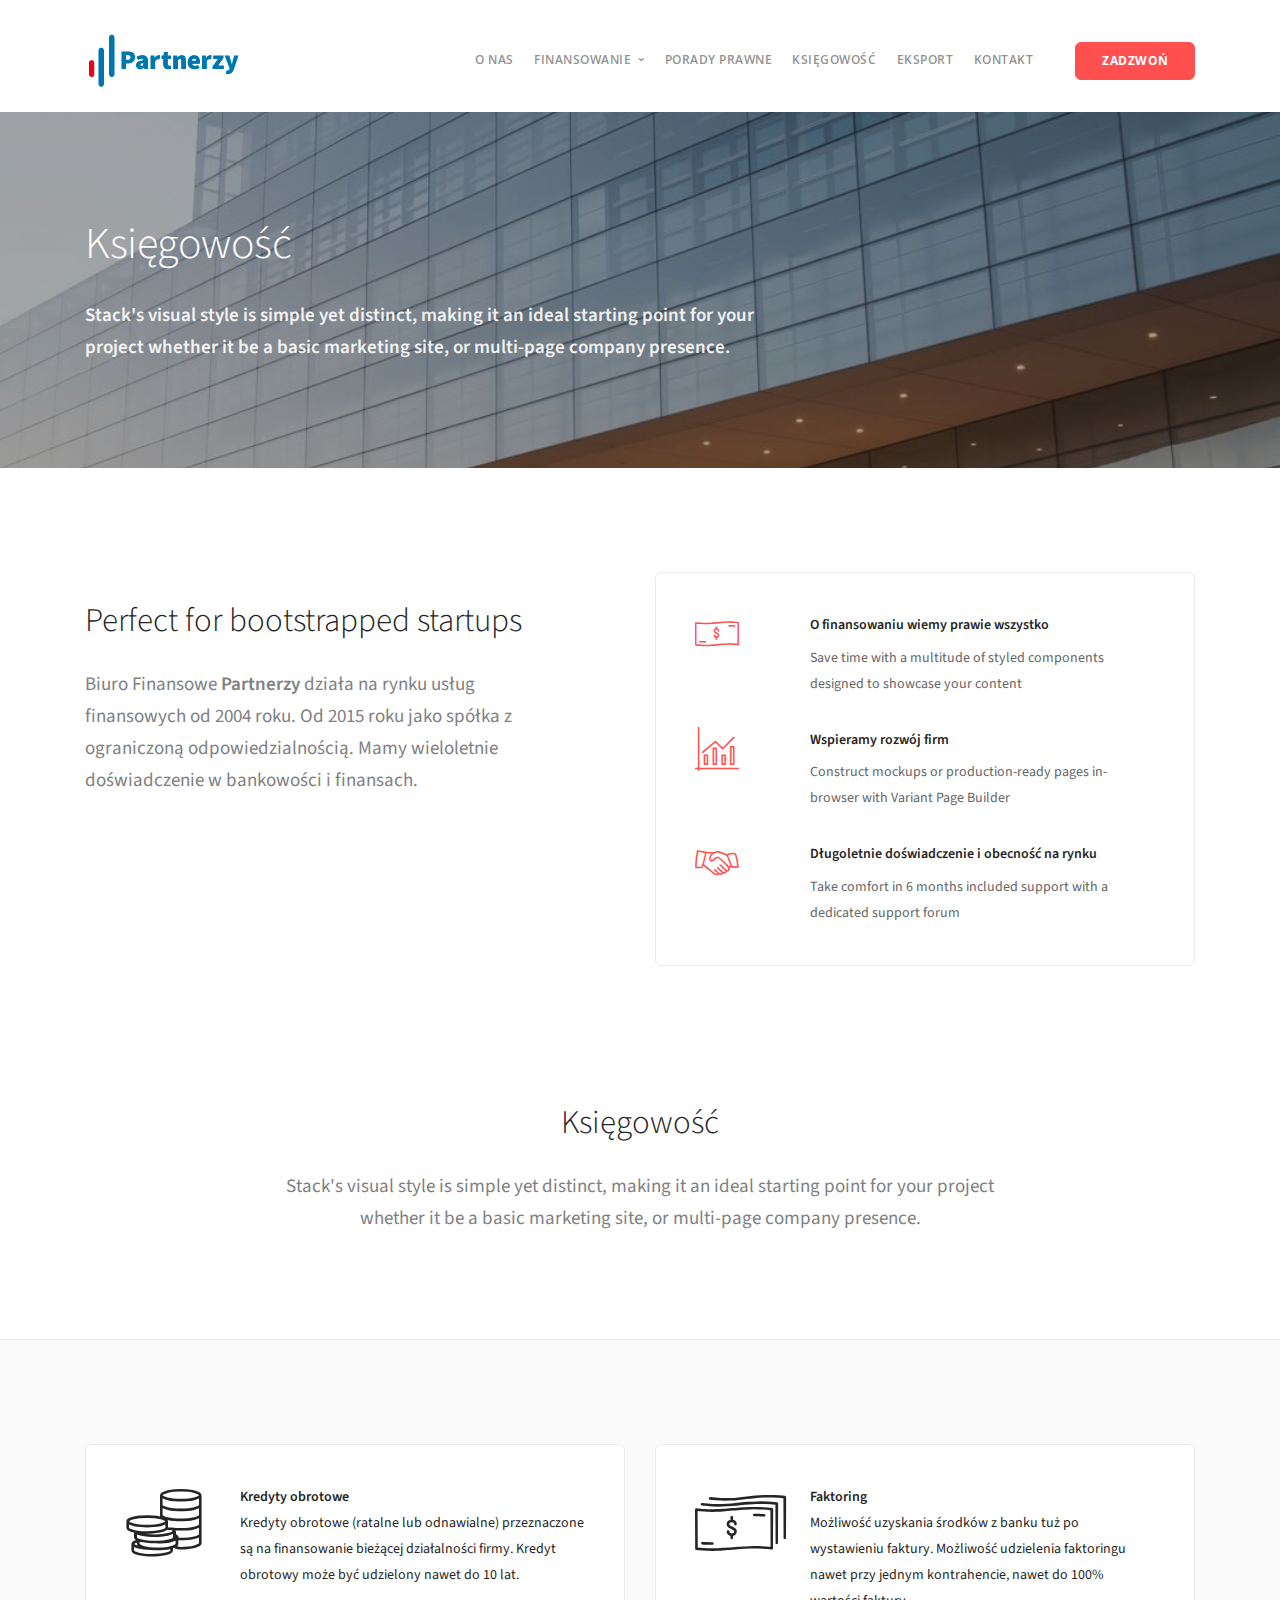
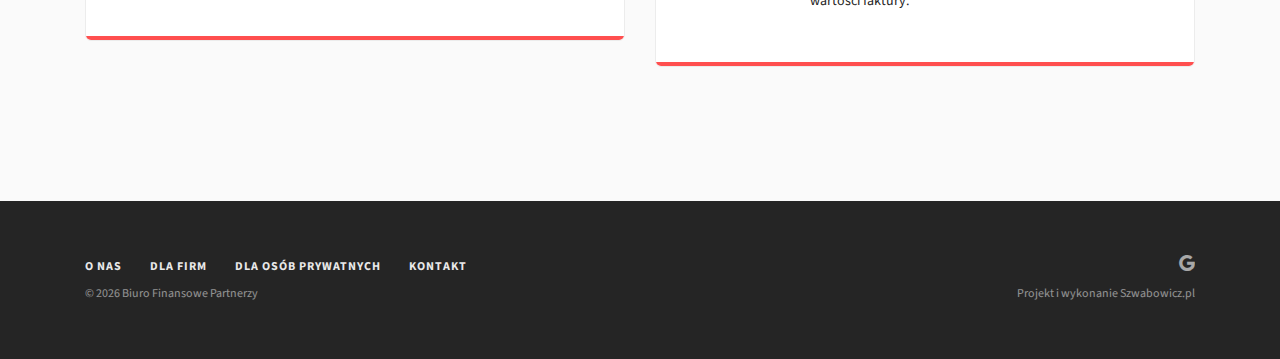
<file: ksiegowosc.html>
<!doctype html>
<html lang="pl">

<head>
    <meta charset="utf-8">
    <title>Title</title>
    <meta name="description" content="Desc" />
    <meta name="keywords" content="finansowanie">
    <meta name="viewport" content="width=device-width, initial-scale=1.0">
    <link href="css/stack-interface.css" rel="stylesheet" type="text/css" media="all">
    <link href="css/socicon.css" rel="stylesheet" type="text/css" media="all" />
    <link href="css/iconsmind.css" rel="stylesheet" type="text/css" media="all" />
    <link href="css/bootstrap.css" rel="stylesheet" type="text/css" media="all" />
    <link href="css/lightbox.min.css" rel="stylesheet" type="text/css" media="all" />
    <link href="css/flickity.css" rel="stylesheet" type="text/css" media="all" />
    <link href="css/theme-red.css" rel="stylesheet" type="text/css" media="all" />
    <link href="css/custom.css" rel="stylesheet" type="text/css" media="all" />
    <link href="https://fonts.googleapis.com/css?family=Open+Sans:200,300,400,400i,500,600,700" rel="stylesheet">
    <link href="https://fonts.googleapis.com/css?family=Source+Sans+Pro:200,300,400,400i,600,700" rel="stylesheet" type="text/css">
    <link href="css/font-sourcesanspro.css" rel="stylesheet" type="text/css">

</head>

<body data-smooth-scroll-offset="77">
    <div class="nav-container">
        <div class="via-1542814964236" via="via-1542814964236" vio="biuropartnerzy">
            <div class="bar bar--sm visible-xs">
                <div class="container">
                    <div class="row">
                        <div class="col-3 col-md-2">
                            <a href="index.html"> <img class="logo logo-dark" alt="logo" src="img/biuro-partnerzy.gif">
                                <img class="logo logo-light" alt="logo" src="img/biuro-partnerzy.gif"> </a>
                        </div>
                        <div class="col-9 col-md-10 text-right">
                            <a href="#" class="hamburger-toggle" data-toggle-class="#menu1;hidden-xs hidden-sm"> <i
                                    class="icon icon--sm stack-interface stack-menu"></i> </a>
                        </div>
                    </div>
                </div>
            </div>
            <nav id="menu1" class="bar bar-1 hidden-xs bg---dark">
                <div class="container">
                    <div class="row">
                        <div class="col-lg-1 col-md-2 hidden-xs">
                            <div class="bar__module">
                                <a href="index.html"> <img class="logo logo-dark" alt="logo" src="img/biuro-partnerzy.gif">
                                    <img class="logo logo-light" alt="logo" src="img/biuro-partnerzy.gif"> </a>
                            </div>
                        </div>
                        <div class="col-lg-11 col-md-12 text-right text-left-xs text-left-sm extra-margin">
                            <div class="bar__module">
                                <ul class="menu-horizontal text-left">
                                    <li> <a href="index.html">O nas</a> </li>
                                    <li class="dropdown"> <span class="dropdown__trigger">
                                            Finansowanie
                                        </span>
                                        <div class="dropdown__container">
                                            <div class="container">
                                                <div class="row">
                                                    <div class="dropdown__content col-lg-2">
                                                        <ul class="menu-vertical">
                                                            <li> <a href="finansowanie-dla-firm.html">Dla firm</a> </li>
                                                            <li> <a href="finansowanie-dla-osob-prywatnych.html">Dla
                                                                    osób
                                                                    prywatnych</a> </li>
                                                        </ul>
                                                    </div>
                                                </div>
                                            </div>
                                        </div>
                                    </li>
                                    <li> <a href="porady-prawne.html">Porady prawne</a> </li>
                                    <li> <a href="ksiegowosc.html">Księgowość</a> </li>
                                    <li> <a href="#">Eksport</a> </li>
                                    <li> <a href="kontakt.html">Kontakt</a> </li>
                                </ul>
                            </div>
                            <div class="bar__module">
                                <a class="btn btn--sm btn--primary type--uppercase" href="tel:+48607351430"> <span
                                        class="btn__text">
                                        Zadzwoń</span> </a>
                            </div>
                        </div>
                    </div>
                </div>
            </nav>
        </div>
    </div>
    <div class="main-container">
        <section class="imagebg" data-overlay="4">
            <div class="background-image-holder"> <img alt="background" src="img/architecture-1.jpg"> </div>
            <div class="container">
                <div class="row">
                    <div class="col-md-10 col-lg-8">
                        <h1>Księgowość</h1>
                        <p class="lead"><b>
                                Stack's visual style is simple yet distinct, making it an ideal starting point for your
                                project whether it be a basic marketing site, or multi-page company presence.
                            </b></p>
                    </div>
                </div>
            </div>
        </section>
        <section class="switchable feature-large switchable--switch">
            <div class="container">
                <div class="row justify-content-between">
                    <div class="col-md-6 col-lg-5">
                        <div class="switchable__text">
                            <h2>Perfect for bootstrapped startups</h2>
                            <p class="lead"> Biuro Finansowe <b>Partnerzy</b> działa na rynku usług finansowych od 2004
                                roku. Od 2015 roku jako spółka z ograniczoną odpowiedzialnością. Mamy wieloletnie
                                doświadczenie w bankowości i finansach.<br></p>
                        </div>
                    </div>
                    <div class="col-md-6">
                        <div class="boxed boxed--lg boxed--border">
                            <div class="feature feature-2"> <i class="icon color--primary icon-Dollar"></i>
                                <div class="feature__body">
                                    <h5>O finansowaniu wiemy prawie wszystko</h5>
                                    <p> Save time with a multitude of styled components designed to showcase your
                                        content </p>
                                </div>
                            </div>
                            <div class="feature feature-2"> <i class="icon color--primary icon-Bar-Chart"></i>
                                <div class="feature__body">
                                    <h5>Wspieramy rozwój firm</h5>
                                    <p> Construct mockups or production-ready pages in-browser with Variant Page
                                        Builder </p>
                                </div>
                            </div>
                            <div class="feature feature-2"> <i class="icon color--primary icon-Handshake"></i>
                                <div class="feature__body">
                                    <h5>Długoletnie doświadczenie i obecność na rynku</h5>
                                    <p> Take comfort in 6 months included support with a dedicated support forum </p>
                                </div>
                            </div>
                        </div>
                    </div>
                </div>
            </div>
        </section>
        <section class="text-center">
            <div class="container">
                <div class="row">
                    <div class="col-md-10 col-lg-8">
                        <h2>Księgowość</h2>
                        <p class="lead"> Stack's visual style is simple yet distinct, making it an ideal starting point
                            for your project whether it be a basic marketing site, or multi-page company presence. </p>
                    </div>
                </div>
            </div>
        </section>
        <section class="bg--secondary">
            <div class="container">
                <div class="row">
                    <div class="col-md-6">
                        <div class="feature feature--featured feature-5 boxed boxed--lg boxed--border"> <i class="icon icon-Coins icon--lg"></i>
                            <div class="feature__body">
                                <h5>Kredyty obrotowe</h5>
                                <p> Kredyty obrotowe (ratalne lub odnawialne) przeznaczone są na finansowanie bieżącej
                                    działalności firmy. Kredyt obrotowy może być udzielony nawet do 10 lat. </p>
                            </div>
                        </div>
                    </div>
                    <div class="col-md-6">
                        <div class="feature feature--featured feature-5 boxed boxed--lg boxed--border"> <i class="icon icon-Money-2 icon--lg"></i>
                            <div class="feature__body">
                                <h5>Faktoring</h5>
                                <p> Możliwość uzyskania środków z banku tuż po wystawieniu faktury. Możliwość
                                    udzielenia faktoringu nawet przy jednym kontrahencie, nawet do 100% wartości
                                    faktury. </p>
                            </div>
                        </div>
                    </div>
                </div>
            </div>
        </section>
        <footer class="text-center-xs space--xs bg--dark">
            <div class="container">
                <div class="row">
                    <div class="col-sm-7">
                        <ul class="list-inline">
                            <li> <a href="index.html"><span class="h6 type--uppercase">
                                        <p>O nas</p>
                                    </span></a> </li>
                            <li> <a href="dla-firm.html"><span class="h6 type--uppercase">
                                        <p>Dla firm</p>
                                    </span></a> </li>
                            <li> <a href="dla-osob-prywatnych.html"><span class="h6 type--uppercase">
                                        <p>Dla osób prywatnych</p>
                                    </span></a> </li>
                            <li> <a href="kontakt.html"><span class="h6 type--uppercase">
                                        <p>Kontakt</p>
                                    </span></a> </li>
                        </ul>
                    </div>
                    <div class="col-sm-5 text-right text-center-xs">
                        <ul class="social-list list-inline list--hover">
                            <li><a href="https://www.google.com/maps?ll=52.416098,16.905223&z=14&t=m&hl=pl-PL&gl=PL&mapclient=embed&cid=15684104716636731645"
                                    target="_blank"><i class="socicon socicon-google icon icon--xs"></i></a></li>
                        </ul>
                    </div>
                </div>
                <div class="row">
                    <div class="col-sm-7"> <span class="type--fine-print">© <span class="update-year">2018</span>&nbsp;Biuro
                            Finansowe Partnerzy</span> </div>
                    <div class="col-sm-5 text-right text-center-xs"> <a class="type--fine-print" href="http://www.szwabowicz.pl#">Projekt
                            i
                            wykonanie Szwabowicz.pl</a> </div>
                </div>
            </div>
        </footer>
    </div>
    <script src="js/jquery-3.1.1.min.js"></script>
    <script src="js/flickity.min.js"></script>
    <script src="js/parallax.js"></script>
    <!--<script src="js/isotope.min.js"></script>-->
    <!--<script src="js/lightbox.min.js"></script>-->
    <script src="js/smooth-scroll.min.js"></script>
    <script src="js/scripts.js"></script>

</body>

</html>
</file>
<file: css/stack-interface.css>
@font-face {
  font-family: 'stack-interface';
  src: url('../fonts/stack-interface.eot?33839631');
  src: url('../fonts/stack-interface.eot?33839631#iefix') format('embedded-opentype'),
       url('../fonts/stack-interface.woff2?33839631') format('woff2'),
       url('../fonts/stack-interface.woff?33839631') format('woff'),
       url('../fonts/stack-interface.ttf?33839631') format('truetype'),
       url('../fonts/stack-interface.svg?33839631#stack-interface') format('svg');
  font-weight: normal;
  font-style: normal;
}
/* Chrome hack: SVG is rendered more smooth in Windozze. 100% magic, uncomment if you need it. */
/* Note, that will break hinting! In other OS-es font will be not as sharp as it could be */
/*
@media screen and (-webkit-min-device-pixel-ratio:0) {
  @font-face {
    font-family: 'stack-interface';
    src: url('../font/stack-interface.svg?34857618#stack-interface') format('svg');
  }
}
*/
 
 [class^="stack-"]:before, [class*=" stack-"]:before {
  font-family: "stack-interface";
  font-style: normal;
  font-weight: normal;
  speak: none;
 
  display: inline-block;
  text-decoration: inherit;
  width: 1em;
  margin-right: .2em;
  text-align: center;
  /* opacity: .8; */
 
  /* For safety - reset parent styles, that can break glyph codes*/
  font-variant: normal;
  text-transform: none;
 
  /* fix buttons height, for twitter bootstrap */
  line-height: 1em;
 
  /* Animation center compensation - margins should be symmetric */
  /* remove if not needed */
  margin-left: .2em;
 
  /* you can be more comfortable with increased icons size */
  /* font-size: 120%; */
 
  /* Font smoothing. That was taken from TWBS */
  -webkit-font-smoothing: antialiased;
  -moz-osx-font-smoothing: grayscale;
 
  /* Uncomment for 3D effect */
  /* text-shadow: 1px 1px 1px rgba(127, 127, 127, 0.3); */
}
 
.stack-down-open-big:before { content: '\e800'; } /* '' */
.stack-left-open-big:before { content: '\e801'; } /* '' */
.stack-right-open-big:before { content: '\e802'; } /* '' */
.stack-up-open-big:before { content: '\e803'; } /* '' */
.stack-basket:before { content: '\e804'; } /* '' */
.stack-search:before { content: '\e805'; } /* '' */
.stack-down-dir:before { content: '\e806'; } /* '' */
.stack-left-dir:before { content: '\e807'; } /* '' */
.stack-right-dir:before { content: '\e808'; } /* '' */
.stack-up-dir:before { content: '\e809'; } /* '' */
.stack-down-open:before { content: '\e80a'; } /* '' */
.stack-left-open:before { content: '\e80b'; } /* '' */
.stack-right-open:before { content: '\e80c'; } /* '' */
.stack-up-open:before { content: '\e80d'; } /* '' */
.stack-menu:before { content: '\e80e'; } /* '' */
.stack-users:before { content: '\e80f'; } /* '' */
.stack-publish:before { content: '\e810'; } /* '' */
.stack-trash:before { content: '\e811'; } /* '' */
.stack-bell:before { content: '\e812'; } /* '' */
.stack-cog:before { content: '\e813'; } /* '' */
.stack-plus-circled:before { content: '\e814'; } /* '' */
.stack-dot-3:before { content: '\e815'; } /* '' */
</file>
<file: css/socicon.css>
@font-face {
  font-family: 'Socicon';
  src:  url('../fonts/socicon.eot?a93r5t');
  src:  url('../fonts/socicon.eot?a93r5t#iefix') format('embedded-opentype'),
    url('../fonts/socicon.ttf?a93r5t') format('truetype'),
    url('../fonts/socicon.woff?a93r5t') format('woff'),
    url('../fonts/socicon.svg?a93r5t#Socicon') format('svg');
  font-weight: normal;
  font-style: normal;
}

[class^="socicon-"], [class*=" socicon-"] {
  /* use !important to prevent issues with browser extensions that change fonts */
  font-family: 'Socicon' !important;
  speak: none;
  font-style: normal;
  font-weight: normal;
  font-variant: normal;
  text-transform: none;
  line-height: 1;

  /* Better Font Rendering =========== */
  -webkit-font-smoothing: antialiased;
  -moz-osx-font-smoothing: grayscale;
}

.socicon-gamewisp:before {
  content: "\e905";
}
.socicon-bloglovin:before {
  content: "\e904";
}
.socicon-tunein:before {
  content: "\e903";
}
.socicon-gamejolt:before {
  content: "\e901";
}
.socicon-trello:before {
  content: "\e902";
}
.socicon-spreadshirt:before {
  content: "\e900";
}
.socicon-500px:before {
  content: "\e000";
}
.socicon-8tracks:before {
  content: "\e001";
}
.socicon-airbnb:before {
  content: "\e002";
}
.socicon-alliance:before {
  content: "\e003";
}
.socicon-amazon:before {
  content: "\e004";
}
.socicon-amplement:before {
  content: "\e005";
}
.socicon-android:before {
  content: "\e006";
}
.socicon-angellist:before {
  content: "\e007";
}
.socicon-apple:before {
  content: "\e008";
}
.socicon-appnet:before {
  content: "\e009";
}
.socicon-baidu:before {
  content: "\e00a";
}
.socicon-bandcamp:before {
  content: "\e00b";
}
.socicon-battlenet:before {
  content: "\e00c";
}
.socicon-beam:before {
  content: "\e00d";
}
.socicon-bebee:before {
  content: "\e00e";
}
.socicon-bebo:before {
  content: "\e00f";
}
.socicon-behance:before {
  content: "\e010";
}
.socicon-blizzard:before {
  content: "\e011";
}
.socicon-blogger:before {
  content: "\e012";
}
.socicon-buffer:before {
  content: "\e013";
}
.socicon-chrome:before {
  content: "\e014";
}
.socicon-coderwall:before {
  content: "\e015";
}
.socicon-curse:before {
  content: "\e016";
}
.socicon-dailymotion:before {
  content: "\e017";
}
.socicon-deezer:before {
  content: "\e018";
}
.socicon-delicious:before {
  content: "\e019";
}
.socicon-deviantart:before {
  content: "\e01a";
}
.socicon-diablo:before {
  content: "\e01b";
}
.socicon-digg:before {
  content: "\e01c";
}
.socicon-discord:before {
  content: "\e01d";
}
.socicon-disqus:before {
  content: "\e01e";
}
.socicon-douban:before {
  content: "\e01f";
}
.socicon-draugiem:before {
  content: "\e020";
}
.socicon-dribbble:before {
  content: "\e021";
}
.socicon-drupal:before {
  content: "\e022";
}
.socicon-ebay:before {
  content: "\e023";
}
.socicon-ello:before {
  content: "\e024";
}
.socicon-endomodo:before {
  content: "\e025";
}
.socicon-envato:before {
  content: "\e026";
}
.socicon-etsy:before {
  content: "\e027";
}
.socicon-facebook:before {
  content: "\e028";
}
.socicon-feedburner:before {
  content: "\e029";
}
.socicon-filmweb:before {
  content: "\e02a";
}
.socicon-firefox:before {
  content: "\e02b";
}
.socicon-flattr:before {
  content: "\e02c";
}
.socicon-flickr:before {
  content: "\e02d";
}
.socicon-formulr:before {
  content: "\e02e";
}
.socicon-forrst:before {
  content: "\e02f";
}
.socicon-foursquare:before {
  content: "\e030";
}
.socicon-friendfeed:before {
  content: "\e031";
}
.socicon-github:before {
  content: "\e032";
}
.socicon-goodreads:before {
  content: "\e033";
}
.socicon-google:before {
  content: "\e034";
}
.socicon-googlescholar:before {
  content: "\e035";
}
.socicon-googlegroups:before {
  content: "\e036";
}
.socicon-googlephotos:before {
  content: "\e037";
}
.socicon-googleplus:before {
  content: "\e038";
}
.socicon-grooveshark:before {
  content: "\e039";
}
.socicon-hackerrank:before {
  content: "\e03a";
}
.socicon-hearthstone:before {
  content: "\e03b";
}
.socicon-hellocoton:before {
  content: "\e03c";
}
.socicon-heroes:before {
  content: "\e03d";
}
.socicon-hitbox:before {
  content: "\e03e";
}
.socicon-horde:before {
  content: "\e03f";
}
.socicon-houzz:before {
  content: "\e040";
}
.socicon-icq:before {
  content: "\e041";
}
.socicon-identica:before {
  content: "\e042";
}
.socicon-imdb:before {
  content: "\e043";
}
.socicon-instagram:before {
  content: "\e044";
}
.socicon-issuu:before {
  content: "\e045";
}
.socicon-istock:before {
  content: "\e046";
}
.socicon-itunes:before {
  content: "\e047";
}
.socicon-keybase:before {
  content: "\e048";
}
.socicon-lanyrd:before {
  content: "\e049";
}
.socicon-lastfm:before {
  content: "\e04a";
}
.socicon-line:before {
  content: "\e04b";
}
.socicon-linkedin:before {
  content: "\e04c";
}
.socicon-livejournal:before {
  content: "\e04d";
}
.socicon-lyft:before {
  content: "\e04e";
}
.socicon-macos:before {
  content: "\e04f";
}
.socicon-mail:before {
  content: "\e050";
}
.socicon-medium:before {
  content: "\e051";
}
.socicon-meetup:before {
  content: "\e052";
}
.socicon-mixcloud:before {
  content: "\e053";
}
.socicon-modelmayhem:before {
  content: "\e054";
}
.socicon-mumble:before {
  content: "\e055";
}
.socicon-myspace:before {
  content: "\e056";
}
.socicon-newsvine:before {
  content: "\e057";
}
.socicon-nintendo:before {
  content: "\e058";
}
.socicon-npm:before {
  content: "\e059";
}
.socicon-odnoklassniki:before {
  content: "\e05a";
}
.socicon-openid:before {
  content: "\e05b";
}
.socicon-opera:before {
  content: "\e05c";
}
.socicon-outlook:before {
  content: "\e05d";
}
.socicon-overwatch:before {
  content: "\e05e";
}
.socicon-patreon:before {
  content: "\e05f";
}
.socicon-paypal:before {
  content: "\e060";
}
.socicon-periscope:before {
  content: "\e061";
}
.socicon-persona:before {
  content: "\e062";
}
.socicon-pinterest:before {
  content: "\e063";
}
.socicon-play:before {
  content: "\e064";
}
.socicon-player:before {
  content: "\e065";
}
.socicon-playstation:before {
  content: "\e066";
}
.socicon-pocket:before {
  content: "\e067";
}
.socicon-qq:before {
  content: "\e068";
}
.socicon-quora:before {
  content: "\e069";
}
.socicon-raidcall:before {
  content: "\e06a";
}
.socicon-ravelry:before {
  content: "\e06b";
}
.socicon-reddit:before {
  content: "\e06c";
}
.socicon-renren:before {
  content: "\e06d";
}
.socicon-researchgate:before {
  content: "\e06e";
}
.socicon-residentadvisor:before {
  content: "\e06f";
}
.socicon-reverbnation:before {
  content: "\e070";
}
.socicon-rss:before {
  content: "\e071";
}
.socicon-sharethis:before {
  content: "\e072";
}
.socicon-skype:before {
  content: "\e073";
}
.socicon-slideshare:before {
  content: "\e074";
}
.socicon-smugmug:before {
  content: "\e075";
}
.socicon-snapchat:before {
  content: "\e076";
}
.socicon-songkick:before {
  content: "\e077";
}
.socicon-soundcloud:before {
  content: "\e078";
}
.socicon-spotify:before {
  content: "\e079";
}
.socicon-stackexchange:before {
  content: "\e07a";
}
.socicon-stackoverflow:before {
  content: "\e07b";
}
.socicon-starcraft:before {
  content: "\e07c";
}
.socicon-stayfriends:before {
  content: "\e07d";
}
.socicon-steam:before {
  content: "\e07e";
}
.socicon-storehouse:before {
  content: "\e07f";
}
.socicon-strava:before {
  content: "\e080";
}
.socicon-streamjar:before {
  content: "\e081";
}
.socicon-stumbleupon:before {
  content: "\e082";
}
.socicon-swarm:before {
  content: "\e083";
}
.socicon-teamspeak:before {
  content: "\e084";
}
.socicon-teamviewer:before {
  content: "\e085";
}
.socicon-technorati:before {
  content: "\e086";
}
.socicon-telegram:before {
  content: "\e087";
}
.socicon-tripadvisor:before {
  content: "\e088";
}
.socicon-tripit:before {
  content: "\e089";
}
.socicon-triplej:before {
  content: "\e08a";
}
.socicon-tumblr:before {
  content: "\e08b";
}
.socicon-twitch:before {
  content: "\e08c";
}
.socicon-twitter:before {
  content: "\e08d";
}
.socicon-uber:before {
  content: "\e08e";
}
.socicon-ventrilo:before {
  content: "\e08f";
}
.socicon-viadeo:before {
  content: "\e090";
}
.socicon-viber:before {
  content: "\e091";
}
.socicon-viewbug:before {
  content: "\e092";
}
.socicon-vimeo:before {
  content: "\e093";
}
.socicon-vine:before {
  content: "\e094";
}
.socicon-vkontakte:before {
  content: "\e095";
}
.socicon-warcraft:before {
  content: "\e096";
}
.socicon-wechat:before {
  content: "\e097";
}
.socicon-weibo:before {
  content: "\e098";
}
.socicon-whatsapp:before {
  content: "\e099";
}
.socicon-wikipedia:before {
  content: "\e09a";
}
.socicon-windows:before {
  content: "\e09b";
}
.socicon-wordpress:before {
  content: "\e09c";
}
.socicon-wykop:before {
  content: "\e09d";
}
.socicon-xbox:before {
  content: "\e09e";
}
.socicon-xing:before {
  content: "\e09f";
}
.socicon-yahoo:before {
  content: "\e0a0";
}
.socicon-yammer:before {
  content: "\e0a1";
}
.socicon-yandex:before {
  content: "\e0a2";
}
.socicon-yelp:before {
  content: "\e0a3";
}
.socicon-younow:before {
  content: "\e0a4";
}
.socicon-youtube:before {
  content: "\e0a5";
}
.socicon-zapier:before {
  content: "\e0a6";
}
.socicon-zerply:before {
  content: "\e0a7";
}
.socicon-zomato:before {
  content: "\e0a8";
}
.socicon-zynga:before {
  content: "\e0a9";
}
</file>
<file: css/iconsmind.css>
@font-face {
	font-family: 'iconsmind';
	src:url('../fonts/iconsmind.eot?#iefix-rdmvgc') format('embedded-opentype');
	src:url('../fonts/iconsmind.woff') format('woff'),
		url('../fonts/iconsmind.ttf') format('truetype');
	font-weight: normal;
	font-style: normal;
}

[class^="icon-"], [class*=" icon-"] {
	font-family: 'iconsmind';
	speak: none;
	font-style: normal;
	font-weight: normal;
	font-variant: normal;
	text-transform: none;
	line-height: 1;
	/* Better Font Rendering =========== */
	-webkit-font-smoothing: antialiased;
	-moz-osx-font-smoothing: grayscale;
}

.icon-A-Z:before {
	content: "\e600";
}
.icon-Aa:before {
	content: "\e601";
}
.icon-Add-Bag:before {
	content: "\e602";
}
.icon-Add-Basket:before {
	content: "\e603";
}
.icon-Add-Cart:before {
	content: "\e604";
}
.icon-Add-File:before {
	content: "\e605";
}
.icon-Add-SpaceAfterParagraph:before {
	content: "\e606";
}
.icon-Add-SpaceBeforeParagraph:before {
	content: "\e607";
}
.icon-Add-User:before {
	content: "\e608";
}
.icon-Add-UserStar:before {
	content: "\e609";
}
.icon-Add-Window:before {
	content: "\e60a";
}
.icon-Add:before {
	content: "\e60b";
}
.icon-Address-Book:before {
	content: "\e60c";
}
.icon-Address-Book2:before {
	content: "\e60d";
}
.icon-Administrator:before {
	content: "\e60e";
}
.icon-Aerobics-2:before {
	content: "\e60f";
}
.icon-Aerobics-3:before {
	content: "\e610";
}
.icon-Aerobics:before {
	content: "\e611";
}
.icon-Affiliate:before {
	content: "\e612";
}
.icon-Aim:before {
	content: "\e613";
}
.icon-Air-Balloon:before {
	content: "\e614";
}
.icon-Airbrush:before {
	content: "\e615";
}
.icon-Airship:before {
	content: "\e616";
}
.icon-Alarm-Clock:before {
	content: "\e617";
}
.icon-Alarm-Clock2:before {
	content: "\e618";
}
.icon-Alarm:before {
	content: "\e619";
}
.icon-Alien-2:before {
	content: "\e61a";
}
.icon-Alien:before {
	content: "\e61b";
}
.icon-Aligator:before {
	content: "\e61c";
}
.icon-Align-Center:before {
	content: "\e61d";
}
.icon-Align-JustifyAll:before {
	content: "\e61e";
}
.icon-Align-JustifyCenter:before {
	content: "\e61f";
}
.icon-Align-JustifyLeft:before {
	content: "\e620";
}
.icon-Align-JustifyRight:before {
	content: "\e621";
}
.icon-Align-Left:before {
	content: "\e622";
}
.icon-Align-Right:before {
	content: "\e623";
}
.icon-Alpha:before {
	content: "\e624";
}
.icon-Ambulance:before {
	content: "\e625";
}
.icon-AMX:before {
	content: "\e626";
}
.icon-Anchor-2:before {
	content: "\e627";
}
.icon-Anchor:before {
	content: "\e628";
}
.icon-Android-Store:before {
	content: "\e629";
}
.icon-Android:before {
	content: "\e62a";
}
.icon-Angel-Smiley:before {
	content: "\e62b";
}
.icon-Angel:before {
	content: "\e62c";
}
.icon-Angry:before {
	content: "\e62d";
}
.icon-Apple-Bite:before {
	content: "\e62e";
}
.icon-Apple-Store:before {
	content: "\e62f";
}
.icon-Apple:before {
	content: "\e630";
}
.icon-Approved-Window:before {
	content: "\e631";
}
.icon-Aquarius-2:before {
	content: "\e632";
}
.icon-Aquarius:before {
	content: "\e633";
}
.icon-Archery-2:before {
	content: "\e634";
}
.icon-Archery:before {
	content: "\e635";
}
.icon-Argentina:before {
	content: "\e636";
}
.icon-Aries-2:before {
	content: "\e637";
}
.icon-Aries:before {
	content: "\e638";
}
.icon-Army-Key:before {
	content: "\e639";
}
.icon-Arrow-Around:before {
	content: "\e63a";
}
.icon-Arrow-Back3:before {
	content: "\e63b";
}
.icon-Arrow-Back:before {
	content: "\e63c";
}
.icon-Arrow-Back2:before {
	content: "\e63d";
}
.icon-Arrow-Barrier:before {
	content: "\e63e";
}
.icon-Arrow-Circle:before {
	content: "\e63f";
}
.icon-Arrow-Cross:before {
	content: "\e640";
}
.icon-Arrow-Down:before {
	content: "\e641";
}
.icon-Arrow-Down2:before {
	content: "\e642";
}
.icon-Arrow-Down3:before {
	content: "\e643";
}
.icon-Arrow-DowninCircle:before {
	content: "\e644";
}
.icon-Arrow-Fork:before {
	content: "\e645";
}
.icon-Arrow-Forward:before {
	content: "\e646";
}
.icon-Arrow-Forward2:before {
	content: "\e647";
}
.icon-Arrow-From:before {
	content: "\e648";
}
.icon-Arrow-Inside:before {
	content: "\e649";
}
.icon-Arrow-Inside45:before {
	content: "\e64a";
}
.icon-Arrow-InsideGap:before {
	content: "\e64b";
}
.icon-Arrow-InsideGap45:before {
	content: "\e64c";
}
.icon-Arrow-Into:before {
	content: "\e64d";
}
.icon-Arrow-Join:before {
	content: "\e64e";
}
.icon-Arrow-Junction:before {
	content: "\e64f";
}
.icon-Arrow-Left:before {
	content: "\e650";
}
.icon-Arrow-Left2:before {
	content: "\e651";
}
.icon-Arrow-LeftinCircle:before {
	content: "\e652";
}
.icon-Arrow-Loop:before {
	content: "\e653";
}
.icon-Arrow-Merge:before {
	content: "\e654";
}
.icon-Arrow-Mix:before {
	content: "\e655";
}
.icon-Arrow-Next:before {
	content: "\e656";
}
.icon-Arrow-OutLeft:before {
	content: "\e657";
}
.icon-Arrow-OutRight:before {
	content: "\e658";
}
.icon-Arrow-Outside:before {
	content: "\e659";
}
.icon-Arrow-Outside45:before {
	content: "\e65a";
}
.icon-Arrow-OutsideGap:before {
	content: "\e65b";
}
.icon-Arrow-OutsideGap45:before {
	content: "\e65c";
}
.icon-Arrow-Over:before {
	content: "\e65d";
}
.icon-Arrow-Refresh:before {
	content: "\e65e";
}
.icon-Arrow-Refresh2:before {
	content: "\e65f";
}
.icon-Arrow-Right:before {
	content: "\e660";
}
.icon-Arrow-Right2:before {
	content: "\e661";
}
.icon-Arrow-RightinCircle:before {
	content: "\e662";
}
.icon-Arrow-Shuffle:before {
	content: "\e663";
}
.icon-Arrow-Squiggly:before {
	content: "\e664";
}
.icon-Arrow-Through:before {
	content: "\e665";
}
.icon-Arrow-To:before {
	content: "\e666";
}
.icon-Arrow-TurnLeft:before {
	content: "\e667";
}
.icon-Arrow-TurnRight:before {
	content: "\e668";
}
.icon-Arrow-Up:before {
	content: "\e669";
}
.icon-Arrow-Up2:before {
	content: "\e66a";
}
.icon-Arrow-Up3:before {
	content: "\e66b";
}
.icon-Arrow-UpinCircle:before {
	content: "\e66c";
}
.icon-Arrow-XLeft:before {
	content: "\e66d";
}
.icon-Arrow-XRight:before {
	content: "\e66e";
}
.icon-Ask:before {
	content: "\e66f";
}
.icon-Assistant:before {
	content: "\e670";
}
.icon-Astronaut:before {
	content: "\e671";
}
.icon-At-Sign:before {
	content: "\e672";
}
.icon-ATM:before {
	content: "\e673";
}
.icon-Atom:before {
	content: "\e674";
}
.icon-Audio:before {
	content: "\e675";
}
.icon-Auto-Flash:before {
	content: "\e676";
}
.icon-Autumn:before {
	content: "\e677";
}
.icon-Baby-Clothes:before {
	content: "\e678";
}
.icon-Baby-Clothes2:before {
	content: "\e679";
}
.icon-Baby-Cry:before {
	content: "\e67a";
}
.icon-Baby:before {
	content: "\e67b";
}
.icon-Back2:before {
	content: "\e67c";
}
.icon-Back-Media:before {
	content: "\e67d";
}
.icon-Back-Music:before {
	content: "\e67e";
}
.icon-Back:before {
	content: "\e67f";
}
.icon-Background:before {
	content: "\e680";
}
.icon-Bacteria:before {
	content: "\e681";
}
.icon-Bag-Coins:before {
	content: "\e682";
}
.icon-Bag-Items:before {
	content: "\e683";
}
.icon-Bag-Quantity:before {
	content: "\e684";
}
.icon-Bag:before {
	content: "\e685";
}
.icon-Bakelite:before {
	content: "\e686";
}
.icon-Ballet-Shoes:before {
	content: "\e687";
}
.icon-Balloon:before {
	content: "\e688";
}
.icon-Banana:before {
	content: "\e689";
}
.icon-Band-Aid:before {
	content: "\e68a";
}
.icon-Bank:before {
	content: "\e68b";
}
.icon-Bar-Chart:before {
	content: "\e68c";
}
.icon-Bar-Chart2:before {
	content: "\e68d";
}
.icon-Bar-Chart3:before {
	content: "\e68e";
}
.icon-Bar-Chart4:before {
	content: "\e68f";
}
.icon-Bar-Chart5:before {
	content: "\e690";
}
.icon-Bar-Code:before {
	content: "\e691";
}
.icon-Barricade-2:before {
	content: "\e692";
}
.icon-Barricade:before {
	content: "\e693";
}
.icon-Baseball:before {
	content: "\e694";
}
.icon-Basket-Ball:before {
	content: "\e695";
}
.icon-Basket-Coins:before {
	content: "\e696";
}
.icon-Basket-Items:before {
	content: "\e697";
}
.icon-Basket-Quantity:before {
	content: "\e698";
}
.icon-Bat-2:before {
	content: "\e699";
}
.icon-Bat:before {
	content: "\e69a";
}
.icon-Bathrobe:before {
	content: "\e69b";
}
.icon-Batman-Mask:before {
	content: "\e69c";
}
.icon-Battery-0:before {
	content: "\e69d";
}
.icon-Battery-25:before {
	content: "\e69e";
}
.icon-Battery-50:before {
	content: "\e69f";
}
.icon-Battery-75:before {
	content: "\e6a0";
}
.icon-Battery-100:before {
	content: "\e6a1";
}
.icon-Battery-Charge:before {
	content: "\e6a2";
}
.icon-Bear:before {
	content: "\e6a3";
}
.icon-Beard-2:before {
	content: "\e6a4";
}
.icon-Beard-3:before {
	content: "\e6a5";
}
.icon-Beard:before {
	content: "\e6a6";
}
.icon-Bebo:before {
	content: "\e6a7";
}
.icon-Bee:before {
	content: "\e6a8";
}
.icon-Beer-Glass:before {
	content: "\e6a9";
}
.icon-Beer:before {
	content: "\e6aa";
}
.icon-Bell-2:before {
	content: "\e6ab";
}
.icon-Bell:before {
	content: "\e6ac";
}
.icon-Belt-2:before {
	content: "\e6ad";
}
.icon-Belt-3:before {
	content: "\e6ae";
}
.icon-Belt:before {
	content: "\e6af";
}
.icon-Berlin-Tower:before {
	content: "\e6b0";
}
.icon-Beta:before {
	content: "\e6b1";
}
.icon-Betvibes:before {
	content: "\e6b2";
}
.icon-Bicycle-2:before {
	content: "\e6b3";
}
.icon-Bicycle-3:before {
	content: "\e6b4";
}
.icon-Bicycle:before {
	content: "\e6b5";
}
.icon-Big-Bang:before {
	content: "\e6b6";
}
.icon-Big-Data:before {
	content: "\e6b7";
}
.icon-Bike-Helmet:before {
	content: "\e6b8";
}
.icon-Bikini:before {
	content: "\e6b9";
}
.icon-Bilk-Bottle2:before {
	content: "\e6ba";
}
.icon-Billing:before {
	content: "\e6bb";
}
.icon-Bing:before {
	content: "\e6bc";
}
.icon-Binocular:before {
	content: "\e6bd";
}
.icon-Bio-Hazard:before {
	content: "\e6be";
}
.icon-Biotech:before {
	content: "\e6bf";
}
.icon-Bird-DeliveringLetter:before {
	content: "\e6c0";
}
.icon-Bird:before {
	content: "\e6c1";
}
.icon-Birthday-Cake:before {
	content: "\e6c2";
}
.icon-Bisexual:before {
	content: "\e6c3";
}
.icon-Bishop:before {
	content: "\e6c4";
}
.icon-Bitcoin:before {
	content: "\e6c5";
}
.icon-Black-Cat:before {
	content: "\e6c6";
}
.icon-Blackboard:before {
	content: "\e6c7";
}
.icon-Blinklist:before {
	content: "\e6c8";
}
.icon-Block-Cloud:before {
	content: "\e6c9";
}
.icon-Block-Window:before {
	content: "\e6ca";
}
.icon-Blogger:before {
	content: "\e6cb";
}
.icon-Blood:before {
	content: "\e6cc";
}
.icon-Blouse:before {
	content: "\e6cd";
}
.icon-Blueprint:before {
	content: "\e6ce";
}
.icon-Board:before {
	content: "\e6cf";
}
.icon-Bodybuilding:before {
	content: "\e6d0";
}
.icon-Bold-Text:before {
	content: "\e6d1";
}
.icon-Bone:before {
	content: "\e6d2";
}
.icon-Bones:before {
	content: "\e6d3";
}
.icon-Book:before {
	content: "\e6d4";
}
.icon-Bookmark:before {
	content: "\e6d5";
}
.icon-Books-2:before {
	content: "\e6d6";
}
.icon-Books:before {
	content: "\e6d7";
}
.icon-Boom:before {
	content: "\e6d8";
}
.icon-Boot-2:before {
	content: "\e6d9";
}
.icon-Boot:before {
	content: "\e6da";
}
.icon-Bottom-ToTop:before {
	content: "\e6db";
}
.icon-Bow-2:before {
	content: "\e6dc";
}
.icon-Bow-3:before {
	content: "\e6dd";
}
.icon-Bow-4:before {
	content: "\e6de";
}
.icon-Bow-5:before {
	content: "\e6df";
}
.icon-Bow-6:before {
	content: "\e6e0";
}
.icon-Bow:before {
	content: "\e6e1";
}
.icon-Bowling-2:before {
	content: "\e6e2";
}
.icon-Bowling:before {
	content: "\e6e3";
}
.icon-Box2:before {
	content: "\e6e4";
}
.icon-Box-Close:before {
	content: "\e6e5";
}
.icon-Box-Full:before {
	content: "\e6e6";
}
.icon-Box-Open:before {
	content: "\e6e7";
}
.icon-Box-withFolders:before {
	content: "\e6e8";
}
.icon-Box:before {
	content: "\e6e9";
}
.icon-Boy:before {
	content: "\e6ea";
}
.icon-Bra:before {
	content: "\e6eb";
}
.icon-Brain-2:before {
	content: "\e6ec";
}
.icon-Brain-3:before {
	content: "\e6ed";
}
.icon-Brain:before {
	content: "\e6ee";
}
.icon-Brazil:before {
	content: "\e6ef";
}
.icon-Bread-2:before {
	content: "\e6f0";
}
.icon-Bread:before {
	content: "\e6f1";
}
.icon-Bridge:before {
	content: "\e6f2";
}
.icon-Brightkite:before {
	content: "\e6f3";
}
.icon-Broke-Link2:before {
	content: "\e6f4";
}
.icon-Broken-Link:before {
	content: "\e6f5";
}
.icon-Broom:before {
	content: "\e6f6";
}
.icon-Brush:before {
	content: "\e6f7";
}
.icon-Bucket:before {
	content: "\e6f8";
}
.icon-Bug:before {
	content: "\e6f9";
}
.icon-Building:before {
	content: "\e6fa";
}
.icon-Bulleted-List:before {
	content: "\e6fb";
}
.icon-Bus-2:before {
	content: "\e6fc";
}
.icon-Bus:before {
	content: "\e6fd";
}
.icon-Business-Man:before {
	content: "\e6fe";
}
.icon-Business-ManWoman:before {
	content: "\e6ff";
}
.icon-Business-Mens:before {
	content: "\e700";
}
.icon-Business-Woman:before {
	content: "\e701";
}
.icon-Butterfly:before {
	content: "\e702";
}
.icon-Button:before {
	content: "\e703";
}
.icon-Cable-Car:before {
	content: "\e704";
}
.icon-Cake:before {
	content: "\e705";
}
.icon-Calculator-2:before {
	content: "\e706";
}
.icon-Calculator-3:before {
	content: "\e707";
}
.icon-Calculator:before {
	content: "\e708";
}
.icon-Calendar-2:before {
	content: "\e709";
}
.icon-Calendar-3:before {
	content: "\e70a";
}
.icon-Calendar-4:before {
	content: "\e70b";
}
.icon-Calendar-Clock:before {
	content: "\e70c";
}
.icon-Calendar:before {
	content: "\e70d";
}
.icon-Camel:before {
	content: "\e70e";
}
.icon-Camera-2:before {
	content: "\e70f";
}
.icon-Camera-3:before {
	content: "\e710";
}
.icon-Camera-4:before {
	content: "\e711";
}
.icon-Camera-5:before {
	content: "\e712";
}
.icon-Camera-Back:before {
	content: "\e713";
}
.icon-Camera:before {
	content: "\e714";
}
.icon-Can-2:before {
	content: "\e715";
}
.icon-Can:before {
	content: "\e716";
}
.icon-Canada:before {
	content: "\e717";
}
.icon-Cancer-2:before {
	content: "\e718";
}
.icon-Cancer-3:before {
	content: "\e719";
}
.icon-Cancer:before {
	content: "\e71a";
}
.icon-Candle:before {
	content: "\e71b";
}
.icon-Candy-Cane:before {
	content: "\e71c";
}
.icon-Candy:before {
	content: "\e71d";
}
.icon-Cannon:before {
	content: "\e71e";
}
.icon-Cap-2:before {
	content: "\e71f";
}
.icon-Cap-3:before {
	content: "\e720";
}
.icon-Cap-Smiley:before {
	content: "\e721";
}
.icon-Cap:before {
	content: "\e722";
}
.icon-Capricorn-2:before {
	content: "\e723";
}
.icon-Capricorn:before {
	content: "\e724";
}
.icon-Car-2:before {
	content: "\e725";
}
.icon-Car-3:before {
	content: "\e726";
}
.icon-Car-Coins:before {
	content: "\e727";
}
.icon-Car-Items:before {
	content: "\e728";
}
.icon-Car-Wheel:before {
	content: "\e729";
}
.icon-Car:before {
	content: "\e72a";
}
.icon-Cardigan:before {
	content: "\e72b";
}
.icon-Cardiovascular:before {
	content: "\e72c";
}
.icon-Cart-Quantity:before {
	content: "\e72d";
}
.icon-Casette-Tape:before {
	content: "\e72e";
}
.icon-Cash-Register:before {
	content: "\e72f";
}
.icon-Cash-register2:before {
	content: "\e730";
}
.icon-Castle:before {
	content: "\e731";
}
.icon-Cat:before {
	content: "\e732";
}
.icon-Cathedral:before {
	content: "\e733";
}
.icon-Cauldron:before {
	content: "\e734";
}
.icon-CD-2:before {
	content: "\e735";
}
.icon-CD-Cover:before {
	content: "\e736";
}
.icon-CD:before {
	content: "\e737";
}
.icon-Cello:before {
	content: "\e738";
}
.icon-Celsius:before {
	content: "\e739";
}
.icon-Chacked-Flag:before {
	content: "\e73a";
}
.icon-Chair:before {
	content: "\e73b";
}
.icon-Charger:before {
	content: "\e73c";
}
.icon-Check-2:before {
	content: "\e73d";
}
.icon-Check:before {
	content: "\e73e";
}
.icon-Checked-User:before {
	content: "\e73f";
}
.icon-Checkmate:before {
	content: "\e740";
}
.icon-Checkout-Bag:before {
	content: "\e741";
}
.icon-Checkout-Basket:before {
	content: "\e742";
}
.icon-Checkout:before {
	content: "\e743";
}
.icon-Cheese:before {
	content: "\e744";
}
.icon-Cheetah:before {
	content: "\e745";
}
.icon-Chef-Hat:before {
	content: "\e746";
}
.icon-Chef-Hat2:before {
	content: "\e747";
}
.icon-Chef:before {
	content: "\e748";
}
.icon-Chemical-2:before {
	content: "\e749";
}
.icon-Chemical-3:before {
	content: "\e74a";
}
.icon-Chemical-4:before {
	content: "\e74b";
}
.icon-Chemical-5:before {
	content: "\e74c";
}
.icon-Chemical:before {
	content: "\e74d";
}
.icon-Chess-Board:before {
	content: "\e74e";
}
.icon-Chess:before {
	content: "\e74f";
}
.icon-Chicken:before {
	content: "\e750";
}
.icon-Chile:before {
	content: "\e751";
}
.icon-Chimney:before {
	content: "\e752";
}
.icon-China:before {
	content: "\e753";
}
.icon-Chinese-Temple:before {
	content: "\e754";
}
.icon-Chip:before {
	content: "\e755";
}
.icon-Chopsticks-2:before {
	content: "\e756";
}
.icon-Chopsticks:before {
	content: "\e757";
}
.icon-Christmas-Ball:before {
	content: "\e758";
}
.icon-Christmas-Bell:before {
	content: "\e759";
}
.icon-Christmas-Candle:before {
	content: "\e75a";
}
.icon-Christmas-Hat:before {
	content: "\e75b";
}
.icon-Christmas-Sleigh:before {
	content: "\e75c";
}
.icon-Christmas-Snowman:before {
	content: "\e75d";
}
.icon-Christmas-Sock:before {
	content: "\e75e";
}
.icon-Christmas-Tree:before {
	content: "\e75f";
}
.icon-Christmas:before {
	content: "\e760";
}
.icon-Chrome:before {
	content: "\e761";
}
.icon-Chrysler-Building:before {
	content: "\e762";
}
.icon-Cinema:before {
	content: "\e763";
}
.icon-Circular-Point:before {
	content: "\e764";
}
.icon-City-Hall:before {
	content: "\e765";
}
.icon-Clamp:before {
	content: "\e766";
}
.icon-Clapperboard-Close:before {
	content: "\e767";
}
.icon-Clapperboard-Open:before {
	content: "\e768";
}
.icon-Claps:before {
	content: "\e769";
}
.icon-Clef:before {
	content: "\e76a";
}
.icon-Clinic:before {
	content: "\e76b";
}
.icon-Clock-2:before {
	content: "\e76c";
}
.icon-Clock-3:before {
	content: "\e76d";
}
.icon-Clock-4:before {
	content: "\e76e";
}
.icon-Clock-Back:before {
	content: "\e76f";
}
.icon-Clock-Forward:before {
	content: "\e770";
}
.icon-Clock:before {
	content: "\e771";
}
.icon-Close-Window:before {
	content: "\e772";
}
.icon-Close:before {
	content: "\e773";
}
.icon-Clothing-Store:before {
	content: "\e774";
}
.icon-Cloud--:before {
	content: "\e775";
}
.icon-Cloud-:before {
	content: "\e776";
}
.icon-Cloud-Camera:before {
	content: "\e777";
}
.icon-Cloud-Computer:before {
	content: "\e778";
}
.icon-Cloud-Email:before {
	content: "\e779";
}
.icon-Cloud-Hail:before {
	content: "\e77a";
}
.icon-Cloud-Laptop:before {
	content: "\e77b";
}
.icon-Cloud-Lock:before {
	content: "\e77c";
}
.icon-Cloud-Moon:before {
	content: "\e77d";
}
.icon-Cloud-Music:before {
	content: "\e77e";
}
.icon-Cloud-Picture:before {
	content: "\e77f";
}
.icon-Cloud-Rain:before {
	content: "\e780";
}
.icon-Cloud-Remove:before {
	content: "\e781";
}
.icon-Cloud-Secure:before {
	content: "\e782";
}
.icon-Cloud-Settings:before {
	content: "\e783";
}
.icon-Cloud-Smartphone:before {
	content: "\e784";
}
.icon-Cloud-Snow:before {
	content: "\e785";
}
.icon-Cloud-Sun:before {
	content: "\e786";
}
.icon-Cloud-Tablet:before {
	content: "\e787";
}
.icon-Cloud-Video:before {
	content: "\e788";
}
.icon-Cloud-Weather:before {
	content: "\e789";
}
.icon-Cloud:before {
	content: "\e78a";
}
.icon-Clouds-Weather:before {
	content: "\e78b";
}
.icon-Clouds:before {
	content: "\e78c";
}
.icon-Clown:before {
	content: "\e78d";
}
.icon-CMYK:before {
	content: "\e78e";
}
.icon-Coat:before {
	content: "\e78f";
}
.icon-Cocktail:before {
	content: "\e790";
}
.icon-Coconut:before {
	content: "\e791";
}
.icon-Code-Window:before {
	content: "\e792";
}
.icon-Coding:before {
	content: "\e793";
}
.icon-Coffee-2:before {
	content: "\e794";
}
.icon-Coffee-Bean:before {
	content: "\e795";
}
.icon-Coffee-Machine:before {
	content: "\e796";
}
.icon-Coffee-toGo:before {
	content: "\e797";
}
.icon-Coffee:before {
	content: "\e798";
}
.icon-Coffin:before {
	content: "\e799";
}
.icon-Coin:before {
	content: "\e79a";
}
.icon-Coins-2:before {
	content: "\e79b";
}
.icon-Coins-3:before {
	content: "\e79c";
}
.icon-Coins:before {
	content: "\e79d";
}
.icon-Colombia:before {
	content: "\e79e";
}
.icon-Colosseum:before {
	content: "\e79f";
}
.icon-Column-2:before {
	content: "\e7a0";
}
.icon-Column-3:before {
	content: "\e7a1";
}
.icon-Column:before {
	content: "\e7a2";
}
.icon-Comb-2:before {
	content: "\e7a3";
}
.icon-Comb:before {
	content: "\e7a4";
}
.icon-Communication-Tower:before {
	content: "\e7a5";
}
.icon-Communication-Tower2:before {
	content: "\e7a6";
}
.icon-Compass-2:before {
	content: "\e7a7";
}
.icon-Compass-3:before {
	content: "\e7a8";
}
.icon-Compass-4:before {
	content: "\e7a9";
}
.icon-Compass-Rose:before {
	content: "\e7aa";
}
.icon-Compass:before {
	content: "\e7ab";
}
.icon-Computer-2:before {
	content: "\e7ac";
}
.icon-Computer-3:before {
	content: "\e7ad";
}
.icon-Computer-Secure:before {
	content: "\e7ae";
}
.icon-Computer:before {
	content: "\e7af";
}
.icon-Conference:before {
	content: "\e7b0";
}
.icon-Confused:before {
	content: "\e7b1";
}
.icon-Conservation:before {
	content: "\e7b2";
}
.icon-Consulting:before {
	content: "\e7b3";
}
.icon-Contrast:before {
	content: "\e7b4";
}
.icon-Control-2:before {
	content: "\e7b5";
}
.icon-Control:before {
	content: "\e7b6";
}
.icon-Cookie-Man:before {
	content: "\e7b7";
}
.icon-Cookies:before {
	content: "\e7b8";
}
.icon-Cool-Guy:before {
	content: "\e7b9";
}
.icon-Cool:before {
	content: "\e7ba";
}
.icon-Copyright:before {
	content: "\e7bb";
}
.icon-Costume:before {
	content: "\e7bc";
}
.icon-Couple-Sign:before {
	content: "\e7bd";
}
.icon-Cow:before {
	content: "\e7be";
}
.icon-CPU:before {
	content: "\e7bf";
}
.icon-Crane:before {
	content: "\e7c0";
}
.icon-Cranium:before {
	content: "\e7c1";
}
.icon-Credit-Card:before {
	content: "\e7c2";
}
.icon-Credit-Card2:before {
	content: "\e7c3";
}
.icon-Credit-Card3:before {
	content: "\e7c4";
}
.icon-Cricket:before {
	content: "\e7c5";
}
.icon-Criminal:before {
	content: "\e7c6";
}
.icon-Croissant:before {
	content: "\e7c7";
}
.icon-Crop-2:before {
	content: "\e7c8";
}
.icon-Crop-3:before {
	content: "\e7c9";
}
.icon-Crown-2:before {
	content: "\e7ca";
}
.icon-Crown:before {
	content: "\e7cb";
}
.icon-Crying:before {
	content: "\e7cc";
}
.icon-Cube-Molecule:before {
	content: "\e7cd";
}
.icon-Cube-Molecule2:before {
	content: "\e7ce";
}
.icon-Cupcake:before {
	content: "\e7cf";
}
.icon-Cursor-Click:before {
	content: "\e7d0";
}
.icon-Cursor-Click2:before {
	content: "\e7d1";
}
.icon-Cursor-Move:before {
	content: "\e7d2";
}
.icon-Cursor-Move2:before {
	content: "\e7d3";
}
.icon-Cursor-Select:before {
	content: "\e7d4";
}
.icon-Cursor:before {
	content: "\e7d5";
}
.icon-D-Eyeglasses:before {
	content: "\e7d6";
}
.icon-D-Eyeglasses2:before {
	content: "\e7d7";
}
.icon-Dam:before {
	content: "\e7d8";
}
.icon-Danemark:before {
	content: "\e7d9";
}
.icon-Danger-2:before {
	content: "\e7da";
}
.icon-Danger:before {
	content: "\e7db";
}
.icon-Dashboard:before {
	content: "\e7dc";
}
.icon-Data-Backup:before {
	content: "\e7dd";
}
.icon-Data-Block:before {
	content: "\e7de";
}
.icon-Data-Center:before {
	content: "\e7df";
}
.icon-Data-Clock:before {
	content: "\e7e0";
}
.icon-Data-Cloud:before {
	content: "\e7e1";
}
.icon-Data-Compress:before {
	content: "\e7e2";
}
.icon-Data-Copy:before {
	content: "\e7e3";
}
.icon-Data-Download:before {
	content: "\e7e4";
}
.icon-Data-Financial:before {
	content: "\e7e5";
}
.icon-Data-Key:before {
	content: "\e7e6";
}
.icon-Data-Lock:before {
	content: "\e7e7";
}
.icon-Data-Network:before {
	content: "\e7e8";
}
.icon-Data-Password:before {
	content: "\e7e9";
}
.icon-Data-Power:before {
	content: "\e7ea";
}
.icon-Data-Refresh:before {
	content: "\e7eb";
}
.icon-Data-Save:before {
	content: "\e7ec";
}
.icon-Data-Search:before {
	content: "\e7ed";
}
.icon-Data-Security:before {
	content: "\e7ee";
}
.icon-Data-Settings:before {
	content: "\e7ef";
}
.icon-Data-Sharing:before {
	content: "\e7f0";
}
.icon-Data-Shield:before {
	content: "\e7f1";
}
.icon-Data-Signal:before {
	content: "\e7f2";
}
.icon-Data-Storage:before {
	content: "\e7f3";
}
.icon-Data-Stream:before {
	content: "\e7f4";
}
.icon-Data-Transfer:before {
	content: "\e7f5";
}
.icon-Data-Unlock:before {
	content: "\e7f6";
}
.icon-Data-Upload:before {
	content: "\e7f7";
}
.icon-Data-Yes:before {
	content: "\e7f8";
}
.icon-Data:before {
	content: "\e7f9";
}
.icon-David-Star:before {
	content: "\e7fa";
}
.icon-Daylight:before {
	content: "\e7fb";
}
.icon-Death:before {
	content: "\e7fc";
}
.icon-Debian:before {
	content: "\e7fd";
}
.icon-Dec:before {
	content: "\e7fe";
}
.icon-Decrase-Inedit:before {
	content: "\e7ff";
}
.icon-Deer-2:before {
	content: "\e800";
}
.icon-Deer:before {
	content: "\e801";
}
.icon-Delete-File:before {
	content: "\e802";
}
.icon-Delete-Window:before {
	content: "\e803";
}
.icon-Delicious:before {
	content: "\e804";
}
.icon-Depression:before {
	content: "\e805";
}
.icon-Deviantart:before {
	content: "\e806";
}
.icon-Device-SyncwithCloud:before {
	content: "\e807";
}
.icon-Diamond:before {
	content: "\e808";
}
.icon-Dice-2:before {
	content: "\e809";
}
.icon-Dice:before {
	content: "\e80a";
}
.icon-Digg:before {
	content: "\e80b";
}
.icon-Digital-Drawing:before {
	content: "\e80c";
}
.icon-Diigo:before {
	content: "\e80d";
}
.icon-Dinosaur:before {
	content: "\e80e";
}
.icon-Diploma-2:before {
	content: "\e80f";
}
.icon-Diploma:before {
	content: "\e810";
}
.icon-Direction-East:before {
	content: "\e811";
}
.icon-Direction-North:before {
	content: "\e812";
}
.icon-Direction-South:before {
	content: "\e813";
}
.icon-Direction-West:before {
	content: "\e814";
}
.icon-Director:before {
	content: "\e815";
}
.icon-Disk:before {
	content: "\e816";
}
.icon-Dj:before {
	content: "\e817";
}
.icon-DNA-2:before {
	content: "\e818";
}
.icon-DNA-Helix:before {
	content: "\e819";
}
.icon-DNA:before {
	content: "\e81a";
}
.icon-Doctor:before {
	content: "\e81b";
}
.icon-Dog:before {
	content: "\e81c";
}
.icon-Dollar-Sign:before {
	content: "\e81d";
}
.icon-Dollar-Sign2:before {
	content: "\e81e";
}
.icon-Dollar:before {
	content: "\e81f";
}
.icon-Dolphin:before {
	content: "\e820";
}
.icon-Domino:before {
	content: "\e821";
}
.icon-Door-Hanger:before {
	content: "\e822";
}
.icon-Door:before {
	content: "\e823";
}
.icon-Doplr:before {
	content: "\e824";
}
.icon-Double-Circle:before {
	content: "\e825";
}
.icon-Double-Tap:before {
	content: "\e826";
}
.icon-Doughnut:before {
	content: "\e827";
}
.icon-Dove:before {
	content: "\e828";
}
.icon-Down-2:before {
	content: "\e829";
}
.icon-Down-3:before {
	content: "\e82a";
}
.icon-Down-4:before {
	content: "\e82b";
}
.icon-Down:before {
	content: "\e82c";
}
.icon-Download-2:before {
	content: "\e82d";
}
.icon-Download-fromCloud:before {
	content: "\e82e";
}
.icon-Download-Window:before {
	content: "\e82f";
}
.icon-Download:before {
	content: "\e830";
}
.icon-Downward:before {
	content: "\e831";
}
.icon-Drag-Down:before {
	content: "\e832";
}
.icon-Drag-Left:before {
	content: "\e833";
}
.icon-Drag-Right:before {
	content: "\e834";
}
.icon-Drag-Up:before {
	content: "\e835";
}
.icon-Drag:before {
	content: "\e836";
}
.icon-Dress:before {
	content: "\e837";
}
.icon-Drill-2:before {
	content: "\e838";
}
.icon-Drill:before {
	content: "\e839";
}
.icon-Drop:before {
	content: "\e83a";
}
.icon-Dropbox:before {
	content: "\e83b";
}
.icon-Drum:before {
	content: "\e83c";
}
.icon-Dry:before {
	content: "\e83d";
}
.icon-Duck:before {
	content: "\e83e";
}
.icon-Dumbbell:before {
	content: "\e83f";
}
.icon-Duplicate-Layer:before {
	content: "\e840";
}
.icon-Duplicate-Window:before {
	content: "\e841";
}
.icon-DVD:before {
	content: "\e842";
}
.icon-Eagle:before {
	content: "\e843";
}
.icon-Ear:before {
	content: "\e844";
}
.icon-Earphones-2:before {
	content: "\e845";
}
.icon-Earphones:before {
	content: "\e846";
}
.icon-Eci-Icon:before {
	content: "\e847";
}
.icon-Edit-Map:before {
	content: "\e848";
}
.icon-Edit:before {
	content: "\e849";
}
.icon-Eggs:before {
	content: "\e84a";
}
.icon-Egypt:before {
	content: "\e84b";
}
.icon-Eifel-Tower:before {
	content: "\e84c";
}
.icon-eject-2:before {
	content: "\e84d";
}
.icon-Eject:before {
	content: "\e84e";
}
.icon-El-Castillo:before {
	content: "\e84f";
}
.icon-Elbow:before {
	content: "\e850";
}
.icon-Electric-Guitar:before {
	content: "\e851";
}
.icon-Electricity:before {
	content: "\e852";
}
.icon-Elephant:before {
	content: "\e853";
}
.icon-Email:before {
	content: "\e854";
}
.icon-Embassy:before {
	content: "\e855";
}
.icon-Empire-StateBuilding:before {
	content: "\e856";
}
.icon-Empty-Box:before {
	content: "\e857";
}
.icon-End2:before {
	content: "\e858";
}
.icon-End-2:before {
	content: "\e859";
}
.icon-End:before {
	content: "\e85a";
}
.icon-Endways:before {
	content: "\e85b";
}
.icon-Engineering:before {
	content: "\e85c";
}
.icon-Envelope-2:before {
	content: "\e85d";
}
.icon-Envelope:before {
	content: "\e85e";
}
.icon-Environmental-2:before {
	content: "\e85f";
}
.icon-Environmental-3:before {
	content: "\e860";
}
.icon-Environmental:before {
	content: "\e861";
}
.icon-Equalizer:before {
	content: "\e862";
}
.icon-Eraser-2:before {
	content: "\e863";
}
.icon-Eraser-3:before {
	content: "\e864";
}
.icon-Eraser:before {
	content: "\e865";
}
.icon-Error-404Window:before {
	content: "\e866";
}
.icon-Euro-Sign:before {
	content: "\e867";
}
.icon-Euro-Sign2:before {
	content: "\e868";
}
.icon-Euro:before {
	content: "\e869";
}
.icon-Evernote:before {
	content: "\e86a";
}
.icon-Evil:before {
	content: "\e86b";
}
.icon-Explode:before {
	content: "\e86c";
}
.icon-Eye-2:before {
	content: "\e86d";
}
.icon-Eye-Blind:before {
	content: "\e86e";
}
.icon-Eye-Invisible:before {
	content: "\e86f";
}
.icon-Eye-Scan:before {
	content: "\e870";
}
.icon-Eye-Visible:before {
	content: "\e871";
}
.icon-Eye:before {
	content: "\e872";
}
.icon-Eyebrow-2:before {
	content: "\e873";
}
.icon-Eyebrow-3:before {
	content: "\e874";
}
.icon-Eyebrow:before {
	content: "\e875";
}
.icon-Eyeglasses-Smiley:before {
	content: "\e876";
}
.icon-Eyeglasses-Smiley2:before {
	content: "\e877";
}
.icon-Face-Style:before {
	content: "\e878";
}
.icon-Face-Style2:before {
	content: "\e879";
}
.icon-Face-Style3:before {
	content: "\e87a";
}
.icon-Face-Style4:before {
	content: "\e87b";
}
.icon-Face-Style5:before {
	content: "\e87c";
}
.icon-Face-Style6:before {
	content: "\e87d";
}
.icon-Facebook-2:before {
	content: "\e87e";
}
.icon-Facebook:before {
	content: "\e87f";
}
.icon-Factory-2:before {
	content: "\e880";
}
.icon-Factory:before {
	content: "\e881";
}
.icon-Fahrenheit:before {
	content: "\e882";
}
.icon-Family-Sign:before {
	content: "\e883";
}
.icon-Fan:before {
	content: "\e884";
}
.icon-Farmer:before {
	content: "\e885";
}
.icon-Fashion:before {
	content: "\e886";
}
.icon-Favorite-Window:before {
	content: "\e887";
}
.icon-Fax:before {
	content: "\e888";
}
.icon-Feather:before {
	content: "\e889";
}
.icon-Feedburner:before {
	content: "\e88a";
}
.icon-Female-2:before {
	content: "\e88b";
}
.icon-Female-Sign:before {
	content: "\e88c";
}
.icon-Female:before {
	content: "\e88d";
}
.icon-File-Block:before {
	content: "\e88e";
}
.icon-File-Bookmark:before {
	content: "\e88f";
}
.icon-File-Chart:before {
	content: "\e890";
}
.icon-File-Clipboard:before {
	content: "\e891";
}
.icon-File-ClipboardFileText:before {
	content: "\e892";
}
.icon-File-ClipboardTextImage:before {
	content: "\e893";
}
.icon-File-Cloud:before {
	content: "\e894";
}
.icon-File-Copy:before {
	content: "\e895";
}
.icon-File-Copy2:before {
	content: "\e896";
}
.icon-File-CSV:before {
	content: "\e897";
}
.icon-File-Download:before {
	content: "\e898";
}
.icon-File-Edit:before {
	content: "\e899";
}
.icon-File-Excel:before {
	content: "\e89a";
}
.icon-File-Favorite:before {
	content: "\e89b";
}
.icon-File-Fire:before {
	content: "\e89c";
}
.icon-File-Graph:before {
	content: "\e89d";
}
.icon-File-Hide:before {
	content: "\e89e";
}
.icon-File-Horizontal:before {
	content: "\e89f";
}
.icon-File-HorizontalText:before {
	content: "\e8a0";
}
.icon-File-HTML:before {
	content: "\e8a1";
}
.icon-File-JPG:before {
	content: "\e8a2";
}
.icon-File-Link:before {
	content: "\e8a3";
}
.icon-File-Loading:before {
	content: "\e8a4";
}
.icon-File-Lock:before {
	content: "\e8a5";
}
.icon-File-Love:before {
	content: "\e8a6";
}
.icon-File-Music:before {
	content: "\e8a7";
}
.icon-File-Network:before {
	content: "\e8a8";
}
.icon-File-Pictures:before {
	content: "\e8a9";
}
.icon-File-Pie:before {
	content: "\e8aa";
}
.icon-File-Presentation:before {
	content: "\e8ab";
}
.icon-File-Refresh:before {
	content: "\e8ac";
}
.icon-File-Search:before {
	content: "\e8ad";
}
.icon-File-Settings:before {
	content: "\e8ae";
}
.icon-File-Share:before {
	content: "\e8af";
}
.icon-File-TextImage:before {
	content: "\e8b0";
}
.icon-File-Trash:before {
	content: "\e8b1";
}
.icon-File-TXT:before {
	content: "\e8b2";
}
.icon-File-Upload:before {
	content: "\e8b3";
}
.icon-File-Video:before {
	content: "\e8b4";
}
.icon-File-Word:before {
	content: "\e8b5";
}
.icon-File-Zip:before {
	content: "\e8b6";
}
.icon-File:before {
	content: "\e8b7";
}
.icon-Files:before {
	content: "\e8b8";
}
.icon-Film-Board:before {
	content: "\e8b9";
}
.icon-Film-Cartridge:before {
	content: "\e8ba";
}
.icon-Film-Strip:before {
	content: "\e8bb";
}
.icon-Film-Video:before {
	content: "\e8bc";
}
.icon-Film:before {
	content: "\e8bd";
}
.icon-Filter-2:before {
	content: "\e8be";
}
.icon-Filter:before {
	content: "\e8bf";
}
.icon-Financial:before {
	content: "\e8c0";
}
.icon-Find-User:before {
	content: "\e8c1";
}
.icon-Finger-DragFourSides:before {
	content: "\e8c2";
}
.icon-Finger-DragTwoSides:before {
	content: "\e8c3";
}
.icon-Finger-Print:before {
	content: "\e8c4";
}
.icon-Finger:before {
	content: "\e8c5";
}
.icon-Fingerprint-2:before {
	content: "\e8c6";
}
.icon-Fingerprint:before {
	content: "\e8c7";
}
.icon-Fire-Flame:before {
	content: "\e8c8";
}
.icon-Fire-Flame2:before {
	content: "\e8c9";
}
.icon-Fire-Hydrant:before {
	content: "\e8ca";
}
.icon-Fire-Staion:before {
	content: "\e8cb";
}
.icon-Firefox:before {
	content: "\e8cc";
}
.icon-Firewall:before {
	content: "\e8cd";
}
.icon-First-Aid:before {
	content: "\e8ce";
}
.icon-First:before {
	content: "\e8cf";
}
.icon-Fish-Food:before {
	content: "\e8d0";
}
.icon-Fish:before {
	content: "\e8d1";
}
.icon-Fit-To:before {
	content: "\e8d2";
}
.icon-Fit-To2:before {
	content: "\e8d3";
}
.icon-Five-Fingers:before {
	content: "\e8d4";
}
.icon-Five-FingersDrag:before {
	content: "\e8d5";
}
.icon-Five-FingersDrag2:before {
	content: "\e8d6";
}
.icon-Five-FingersTouch:before {
	content: "\e8d7";
}
.icon-Flag-2:before {
	content: "\e8d8";
}
.icon-Flag-3:before {
	content: "\e8d9";
}
.icon-Flag-4:before {
	content: "\e8da";
}
.icon-Flag-5:before {
	content: "\e8db";
}
.icon-Flag-6:before {
	content: "\e8dc";
}
.icon-Flag:before {
	content: "\e8dd";
}
.icon-Flamingo:before {
	content: "\e8de";
}
.icon-Flash-2:before {
	content: "\e8df";
}
.icon-Flash-Video:before {
	content: "\e8e0";
}
.icon-Flash:before {
	content: "\e8e1";
}
.icon-Flashlight:before {
	content: "\e8e2";
}
.icon-Flask-2:before {
	content: "\e8e3";
}
.icon-Flask:before {
	content: "\e8e4";
}
.icon-Flick:before {
	content: "\e8e5";
}
.icon-Flickr:before {
	content: "\e8e6";
}
.icon-Flowerpot:before {
	content: "\e8e7";
}
.icon-Fluorescent:before {
	content: "\e8e8";
}
.icon-Fog-Day:before {
	content: "\e8e9";
}
.icon-Fog-Night:before {
	content: "\e8ea";
}
.icon-Folder-Add:before {
	content: "\e8eb";
}
.icon-Folder-Archive:before {
	content: "\e8ec";
}
.icon-Folder-Binder:before {
	content: "\e8ed";
}
.icon-Folder-Binder2:before {
	content: "\e8ee";
}
.icon-Folder-Block:before {
	content: "\e8ef";
}
.icon-Folder-Bookmark:before {
	content: "\e8f0";
}
.icon-Folder-Close:before {
	content: "\e8f1";
}
.icon-Folder-Cloud:before {
	content: "\e8f2";
}
.icon-Folder-Delete:before {
	content: "\e8f3";
}
.icon-Folder-Download:before {
	content: "\e8f4";
}
.icon-Folder-Edit:before {
	content: "\e8f5";
}
.icon-Folder-Favorite:before {
	content: "\e8f6";
}
.icon-Folder-Fire:before {
	content: "\e8f7";
}
.icon-Folder-Hide:before {
	content: "\e8f8";
}
.icon-Folder-Link:before {
	content: "\e8f9";
}
.icon-Folder-Loading:before {
	content: "\e8fa";
}
.icon-Folder-Lock:before {
	content: "\e8fb";
}
.icon-Folder-Love:before {
	content: "\e8fc";
}
.icon-Folder-Music:before {
	content: "\e8fd";
}
.icon-Folder-Network:before {
	content: "\e8fe";
}
.icon-Folder-Open:before {
	content: "\e8ff";
}
.icon-Folder-Open2:before {
	content: "\e900";
}
.icon-Folder-Organizing:before {
	content: "\e901";
}
.icon-Folder-Pictures:before {
	content: "\e902";
}
.icon-Folder-Refresh:before {
	content: "\e903";
}
.icon-Folder-Remove-:before {
	content: "\e904";
}
.icon-Folder-Search:before {
	content: "\e905";
}
.icon-Folder-Settings:before {
	content: "\e906";
}
.icon-Folder-Share:before {
	content: "\e907";
}
.icon-Folder-Trash:before {
	content: "\e908";
}
.icon-Folder-Upload:before {
	content: "\e909";
}
.icon-Folder-Video:before {
	content: "\e90a";
}
.icon-Folder-WithDocument:before {
	content: "\e90b";
}
.icon-Folder-Zip:before {
	content: "\e90c";
}
.icon-Folder:before {
	content: "\e90d";
}
.icon-Folders:before {
	content: "\e90e";
}
.icon-Font-Color:before {
	content: "\e90f";
}
.icon-Font-Name:before {
	content: "\e910";
}
.icon-Font-Size:before {
	content: "\e911";
}
.icon-Font-Style:before {
	content: "\e912";
}
.icon-Font-StyleSubscript:before {
	content: "\e913";
}
.icon-Font-StyleSuperscript:before {
	content: "\e914";
}
.icon-Font-Window:before {
	content: "\e915";
}
.icon-Foot-2:before {
	content: "\e916";
}
.icon-Foot:before {
	content: "\e917";
}
.icon-Football-2:before {
	content: "\e918";
}
.icon-Football:before {
	content: "\e919";
}
.icon-Footprint-2:before {
	content: "\e91a";
}
.icon-Footprint-3:before {
	content: "\e91b";
}
.icon-Footprint:before {
	content: "\e91c";
}
.icon-Forest:before {
	content: "\e91d";
}
.icon-Fork:before {
	content: "\e91e";
}
.icon-Formspring:before {
	content: "\e91f";
}
.icon-Formula:before {
	content: "\e920";
}
.icon-Forsquare:before {
	content: "\e921";
}
.icon-Forward:before {
	content: "\e922";
}
.icon-Fountain-Pen:before {
	content: "\e923";
}
.icon-Four-Fingers:before {
	content: "\e924";
}
.icon-Four-FingersDrag:before {
	content: "\e925";
}
.icon-Four-FingersDrag2:before {
	content: "\e926";
}
.icon-Four-FingersTouch:before {
	content: "\e927";
}
.icon-Fox:before {
	content: "\e928";
}
.icon-Frankenstein:before {
	content: "\e929";
}
.icon-French-Fries:before {
	content: "\e92a";
}
.icon-Friendfeed:before {
	content: "\e92b";
}
.icon-Friendster:before {
	content: "\e92c";
}
.icon-Frog:before {
	content: "\e92d";
}
.icon-Fruits:before {
	content: "\e92e";
}
.icon-Fuel:before {
	content: "\e92f";
}
.icon-Full-Bag:before {
	content: "\e930";
}
.icon-Full-Basket:before {
	content: "\e931";
}
.icon-Full-Cart:before {
	content: "\e932";
}
.icon-Full-Moon:before {
	content: "\e933";
}
.icon-Full-Screen:before {
	content: "\e934";
}
.icon-Full-Screen2:before {
	content: "\e935";
}
.icon-Full-View:before {
	content: "\e936";
}
.icon-Full-View2:before {
	content: "\e937";
}
.icon-Full-ViewWindow:before {
	content: "\e938";
}
.icon-Function:before {
	content: "\e939";
}
.icon-Funky:before {
	content: "\e93a";
}
.icon-Funny-Bicycle:before {
	content: "\e93b";
}
.icon-Furl:before {
	content: "\e93c";
}
.icon-Gamepad-2:before {
	content: "\e93d";
}
.icon-Gamepad:before {
	content: "\e93e";
}
.icon-Gas-Pump:before {
	content: "\e93f";
}
.icon-Gaugage-2:before {
	content: "\e940";
}
.icon-Gaugage:before {
	content: "\e941";
}
.icon-Gay:before {
	content: "\e942";
}
.icon-Gear-2:before {
	content: "\e943";
}
.icon-Gear:before {
	content: "\e944";
}
.icon-Gears-2:before {
	content: "\e945";
}
.icon-Gears:before {
	content: "\e946";
}
.icon-Geek-2:before {
	content: "\e947";
}
.icon-Geek:before {
	content: "\e948";
}
.icon-Gemini-2:before {
	content: "\e949";
}
.icon-Gemini:before {
	content: "\e94a";
}
.icon-Genius:before {
	content: "\e94b";
}
.icon-Gentleman:before {
	content: "\e94c";
}
.icon-Geo--:before {
	content: "\e94d";
}
.icon-Geo-:before {
	content: "\e94e";
}
.icon-Geo-Close:before {
	content: "\e94f";
}
.icon-Geo-Love:before {
	content: "\e950";
}
.icon-Geo-Number:before {
	content: "\e951";
}
.icon-Geo-Star:before {
	content: "\e952";
}
.icon-Geo:before {
	content: "\e953";
}
.icon-Geo2--:before {
	content: "\e954";
}
.icon-Geo2-:before {
	content: "\e955";
}
.icon-Geo2-Close:before {
	content: "\e956";
}
.icon-Geo2-Love:before {
	content: "\e957";
}
.icon-Geo2-Number:before {
	content: "\e958";
}
.icon-Geo2-Star:before {
	content: "\e959";
}
.icon-Geo2:before {
	content: "\e95a";
}
.icon-Geo3--:before {
	content: "\e95b";
}
.icon-Geo3-:before {
	content: "\e95c";
}
.icon-Geo3-Close:before {
	content: "\e95d";
}
.icon-Geo3-Love:before {
	content: "\e95e";
}
.icon-Geo3-Number:before {
	content: "\e95f";
}
.icon-Geo3-Star:before {
	content: "\e960";
}
.icon-Geo3:before {
	content: "\e961";
}
.icon-Gey:before {
	content: "\e962";
}
.icon-Gift-Box:before {
	content: "\e963";
}
.icon-Giraffe:before {
	content: "\e964";
}
.icon-Girl:before {
	content: "\e965";
}
.icon-Glass-Water:before {
	content: "\e966";
}
.icon-Glasses-2:before {
	content: "\e967";
}
.icon-Glasses-3:before {
	content: "\e968";
}
.icon-Glasses:before {
	content: "\e969";
}
.icon-Global-Position:before {
	content: "\e96a";
}
.icon-Globe-2:before {
	content: "\e96b";
}
.icon-Globe:before {
	content: "\e96c";
}
.icon-Gloves:before {
	content: "\e96d";
}
.icon-Go-Bottom:before {
	content: "\e96e";
}
.icon-Go-Top:before {
	content: "\e96f";
}
.icon-Goggles:before {
	content: "\e970";
}
.icon-Golf-2:before {
	content: "\e971";
}
.icon-Golf:before {
	content: "\e972";
}
.icon-Google-Buzz:before {
	content: "\e973";
}
.icon-Google-Drive:before {
	content: "\e974";
}
.icon-Google-Play:before {
	content: "\e975";
}
.icon-Google-Plus:before {
	content: "\e976";
}
.icon-Google:before {
	content: "\e977";
}
.icon-Gopro:before {
	content: "\e978";
}
.icon-Gorilla:before {
	content: "\e979";
}
.icon-Gowalla:before {
	content: "\e97a";
}
.icon-Grave:before {
	content: "\e97b";
}
.icon-Graveyard:before {
	content: "\e97c";
}
.icon-Greece:before {
	content: "\e97d";
}
.icon-Green-Energy:before {
	content: "\e97e";
}
.icon-Green-House:before {
	content: "\e97f";
}
.icon-Guitar:before {
	content: "\e980";
}
.icon-Gun-2:before {
	content: "\e981";
}
.icon-Gun-3:before {
	content: "\e982";
}
.icon-Gun:before {
	content: "\e983";
}
.icon-Gymnastics:before {
	content: "\e984";
}
.icon-Hair-2:before {
	content: "\e985";
}
.icon-Hair-3:before {
	content: "\e986";
}
.icon-Hair-4:before {
	content: "\e987";
}
.icon-Hair:before {
	content: "\e988";
}
.icon-Half-Moon:before {
	content: "\e989";
}
.icon-Halloween-HalfMoon:before {
	content: "\e98a";
}
.icon-Halloween-Moon:before {
	content: "\e98b";
}
.icon-Hamburger:before {
	content: "\e98c";
}
.icon-Hammer:before {
	content: "\e98d";
}
.icon-Hand-Touch:before {
	content: "\e98e";
}
.icon-Hand-Touch2:before {
	content: "\e98f";
}
.icon-Hand-TouchSmartphone:before {
	content: "\e990";
}
.icon-Hand:before {
	content: "\e991";
}
.icon-Hands:before {
	content: "\e992";
}
.icon-Handshake:before {
	content: "\e993";
}
.icon-Hanger:before {
	content: "\e994";
}
.icon-Happy:before {
	content: "\e995";
}
.icon-Hat-2:before {
	content: "\e996";
}
.icon-Hat:before {
	content: "\e997";
}
.icon-Haunted-House:before {
	content: "\e998";
}
.icon-HD-Video:before {
	content: "\e999";
}
.icon-HD:before {
	content: "\e99a";
}
.icon-HDD:before {
	content: "\e99b";
}
.icon-Headphone:before {
	content: "\e99c";
}
.icon-Headphones:before {
	content: "\e99d";
}
.icon-Headset:before {
	content: "\e99e";
}
.icon-Heart-2:before {
	content: "\e99f";
}
.icon-Heart:before {
	content: "\e9a0";
}
.icon-Heels-2:before {
	content: "\e9a1";
}
.icon-Heels:before {
	content: "\e9a2";
}
.icon-Height-Window:before {
	content: "\e9a3";
}
.icon-Helicopter-2:before {
	content: "\e9a4";
}
.icon-Helicopter:before {
	content: "\e9a5";
}
.icon-Helix-2:before {
	content: "\e9a6";
}
.icon-Hello:before {
	content: "\e9a7";
}
.icon-Helmet-2:before {
	content: "\e9a8";
}
.icon-Helmet-3:before {
	content: "\e9a9";
}
.icon-Helmet:before {
	content: "\e9aa";
}
.icon-Hipo:before {
	content: "\e9ab";
}
.icon-Hipster-Glasses:before {
	content: "\e9ac";
}
.icon-Hipster-Glasses2:before {
	content: "\e9ad";
}
.icon-Hipster-Glasses3:before {
	content: "\e9ae";
}
.icon-Hipster-Headphones:before {
	content: "\e9af";
}
.icon-Hipster-Men:before {
	content: "\e9b0";
}
.icon-Hipster-Men2:before {
	content: "\e9b1";
}
.icon-Hipster-Men3:before {
	content: "\e9b2";
}
.icon-Hipster-Sunglasses:before {
	content: "\e9b3";
}
.icon-Hipster-Sunglasses2:before {
	content: "\e9b4";
}
.icon-Hipster-Sunglasses3:before {
	content: "\e9b5";
}
.icon-Hokey:before {
	content: "\e9b6";
}
.icon-Holly:before {
	content: "\e9b7";
}
.icon-Home-2:before {
	content: "\e9b8";
}
.icon-Home-3:before {
	content: "\e9b9";
}
.icon-Home-4:before {
	content: "\e9ba";
}
.icon-Home-5:before {
	content: "\e9bb";
}
.icon-Home-Window:before {
	content: "\e9bc";
}
.icon-Home:before {
	content: "\e9bd";
}
.icon-Homosexual:before {
	content: "\e9be";
}
.icon-Honey:before {
	content: "\e9bf";
}
.icon-Hong-Kong:before {
	content: "\e9c0";
}
.icon-Hoodie:before {
	content: "\e9c1";
}
.icon-Horror:before {
	content: "\e9c2";
}
.icon-Horse:before {
	content: "\e9c3";
}
.icon-Hospital-2:before {
	content: "\e9c4";
}
.icon-Hospital:before {
	content: "\e9c5";
}
.icon-Host:before {
	content: "\e9c6";
}
.icon-Hot-Dog:before {
	content: "\e9c7";
}
.icon-Hotel:before {
	content: "\e9c8";
}
.icon-Hour:before {
	content: "\e9c9";
}
.icon-Hub:before {
	content: "\e9ca";
}
.icon-Humor:before {
	content: "\e9cb";
}
.icon-Hurt:before {
	content: "\e9cc";
}
.icon-Ice-Cream:before {
	content: "\e9cd";
}
.icon-ICQ:before {
	content: "\e9ce";
}
.icon-ID-2:before {
	content: "\e9cf";
}
.icon-ID-3:before {
	content: "\e9d0";
}
.icon-ID-Card:before {
	content: "\e9d1";
}
.icon-Idea-2:before {
	content: "\e9d2";
}
.icon-Idea-3:before {
	content: "\e9d3";
}
.icon-Idea-4:before {
	content: "\e9d4";
}
.icon-Idea-5:before {
	content: "\e9d5";
}
.icon-Idea:before {
	content: "\e9d6";
}
.icon-Identification-Badge:before {
	content: "\e9d7";
}
.icon-ImDB:before {
	content: "\e9d8";
}
.icon-Inbox-Empty:before {
	content: "\e9d9";
}
.icon-Inbox-Forward:before {
	content: "\e9da";
}
.icon-Inbox-Full:before {
	content: "\e9db";
}
.icon-Inbox-Into:before {
	content: "\e9dc";
}
.icon-Inbox-Out:before {
	content: "\e9dd";
}
.icon-Inbox-Reply:before {
	content: "\e9de";
}
.icon-Inbox:before {
	content: "\e9df";
}
.icon-Increase-Inedit:before {
	content: "\e9e0";
}
.icon-Indent-FirstLine:before {
	content: "\e9e1";
}
.icon-Indent-LeftMargin:before {
	content: "\e9e2";
}
.icon-Indent-RightMargin:before {
	content: "\e9e3";
}
.icon-India:before {
	content: "\e9e4";
}
.icon-Info-Window:before {
	content: "\e9e5";
}
.icon-Information:before {
	content: "\e9e6";
}
.icon-Inifity:before {
	content: "\e9e7";
}
.icon-Instagram:before {
	content: "\e9e8";
}
.icon-Internet-2:before {
	content: "\e9e9";
}
.icon-Internet-Explorer:before {
	content: "\e9ea";
}
.icon-Internet-Smiley:before {
	content: "\e9eb";
}
.icon-Internet:before {
	content: "\e9ec";
}
.icon-iOS-Apple:before {
	content: "\e9ed";
}
.icon-Israel:before {
	content: "\e9ee";
}
.icon-Italic-Text:before {
	content: "\e9ef";
}
.icon-Jacket-2:before {
	content: "\e9f0";
}
.icon-Jacket:before {
	content: "\e9f1";
}
.icon-Jamaica:before {
	content: "\e9f2";
}
.icon-Japan:before {
	content: "\e9f3";
}
.icon-Japanese-Gate:before {
	content: "\e9f4";
}
.icon-Jeans:before {
	content: "\e9f5";
}
.icon-Jeep-2:before {
	content: "\e9f6";
}
.icon-Jeep:before {
	content: "\e9f7";
}
.icon-Jet:before {
	content: "\e9f8";
}
.icon-Joystick:before {
	content: "\e9f9";
}
.icon-Juice:before {
	content: "\e9fa";
}
.icon-Jump-Rope:before {
	content: "\e9fb";
}
.icon-Kangoroo:before {
	content: "\e9fc";
}
.icon-Kenya:before {
	content: "\e9fd";
}
.icon-Key-2:before {
	content: "\e9fe";
}
.icon-Key-3:before {
	content: "\e9ff";
}
.icon-Key-Lock:before {
	content: "\ea00";
}
.icon-Key:before {
	content: "\ea01";
}
.icon-Keyboard:before {
	content: "\ea02";
}
.icon-Keyboard3:before {
	content: "\ea03";
}
.icon-Keypad:before {
	content: "\ea04";
}
.icon-King-2:before {
	content: "\ea05";
}
.icon-King:before {
	content: "\ea06";
}
.icon-Kiss:before {
	content: "\ea07";
}
.icon-Knee:before {
	content: "\ea08";
}
.icon-Knife-2:before {
	content: "\ea09";
}
.icon-Knife:before {
	content: "\ea0a";
}
.icon-Knight:before {
	content: "\ea0b";
}
.icon-Koala:before {
	content: "\ea0c";
}
.icon-Korea:before {
	content: "\ea0d";
}
.icon-Lamp:before {
	content: "\ea0e";
}
.icon-Landscape-2:before {
	content: "\ea0f";
}
.icon-Landscape:before {
	content: "\ea10";
}
.icon-Lantern:before {
	content: "\ea11";
}
.icon-Laptop-2:before {
	content: "\ea12";
}
.icon-Laptop-3:before {
	content: "\ea13";
}
.icon-Laptop-Phone:before {
	content: "\ea14";
}
.icon-Laptop-Secure:before {
	content: "\ea15";
}
.icon-Laptop-Tablet:before {
	content: "\ea16";
}
.icon-Laptop:before {
	content: "\ea17";
}
.icon-Laser:before {
	content: "\ea18";
}
.icon-Last-FM:before {
	content: "\ea19";
}
.icon-Last:before {
	content: "\ea1a";
}
.icon-Laughing:before {
	content: "\ea1b";
}
.icon-Layer-1635:before {
	content: "\ea1c";
}
.icon-Layer-1646:before {
	content: "\ea1d";
}
.icon-Layer-Backward:before {
	content: "\ea1e";
}
.icon-Layer-Forward:before {
	content: "\ea1f";
}
.icon-Leafs-2:before {
	content: "\ea20";
}
.icon-Leafs:before {
	content: "\ea21";
}
.icon-Leaning-Tower:before {
	content: "\ea22";
}
.icon-Left--Right:before {
	content: "\ea23";
}
.icon-Left--Right3:before {
	content: "\ea24";
}
.icon-Left-2:before {
	content: "\ea25";
}
.icon-Left-3:before {
	content: "\ea26";
}
.icon-Left-4:before {
	content: "\ea27";
}
.icon-Left-ToRight:before {
	content: "\ea28";
}
.icon-Left:before {
	content: "\ea29";
}
.icon-Leg-2:before {
	content: "\ea2a";
}
.icon-Leg:before {
	content: "\ea2b";
}
.icon-Lego:before {
	content: "\ea2c";
}
.icon-Lemon:before {
	content: "\ea2d";
}
.icon-Len-2:before {
	content: "\ea2e";
}
.icon-Len-3:before {
	content: "\ea2f";
}
.icon-Len:before {
	content: "\ea30";
}
.icon-Leo-2:before {
	content: "\ea31";
}
.icon-Leo:before {
	content: "\ea32";
}
.icon-Leopard:before {
	content: "\ea33";
}
.icon-Lesbian:before {
	content: "\ea34";
}
.icon-Lesbians:before {
	content: "\ea35";
}
.icon-Letter-Close:before {
	content: "\ea36";
}
.icon-Letter-Open:before {
	content: "\ea37";
}
.icon-Letter-Sent:before {
	content: "\ea38";
}
.icon-Libra-2:before {
	content: "\ea39";
}
.icon-Libra:before {
	content: "\ea3a";
}
.icon-Library-2:before {
	content: "\ea3b";
}
.icon-Library:before {
	content: "\ea3c";
}
.icon-Life-Jacket:before {
	content: "\ea3d";
}
.icon-Life-Safer:before {
	content: "\ea3e";
}
.icon-Light-Bulb:before {
	content: "\ea3f";
}
.icon-Light-Bulb2:before {
	content: "\ea40";
}
.icon-Light-BulbLeaf:before {
	content: "\ea41";
}
.icon-Lighthouse:before {
	content: "\ea42";
}
.icon-Like-2:before {
	content: "\ea43";
}
.icon-Like:before {
	content: "\ea44";
}
.icon-Line-Chart:before {
	content: "\ea45";
}
.icon-Line-Chart2:before {
	content: "\ea46";
}
.icon-Line-Chart3:before {
	content: "\ea47";
}
.icon-Line-Chart4:before {
	content: "\ea48";
}
.icon-Line-Spacing:before {
	content: "\ea49";
}
.icon-Line-SpacingText:before {
	content: "\ea4a";
}
.icon-Link-2:before {
	content: "\ea4b";
}
.icon-Link:before {
	content: "\ea4c";
}
.icon-Linkedin-2:before {
	content: "\ea4d";
}
.icon-Linkedin:before {
	content: "\ea4e";
}
.icon-Linux:before {
	content: "\ea4f";
}
.icon-Lion:before {
	content: "\ea50";
}
.icon-Livejournal:before {
	content: "\ea51";
}
.icon-Loading-2:before {
	content: "\ea52";
}
.icon-Loading-3:before {
	content: "\ea53";
}
.icon-Loading-Window:before {
	content: "\ea54";
}
.icon-Loading:before {
	content: "\ea55";
}
.icon-Location-2:before {
	content: "\ea56";
}
.icon-Location:before {
	content: "\ea57";
}
.icon-Lock-2:before {
	content: "\ea58";
}
.icon-Lock-3:before {
	content: "\ea59";
}
.icon-Lock-User:before {
	content: "\ea5a";
}
.icon-Lock-Window:before {
	content: "\ea5b";
}
.icon-Lock:before {
	content: "\ea5c";
}
.icon-Lollipop-2:before {
	content: "\ea5d";
}
.icon-Lollipop-3:before {
	content: "\ea5e";
}
.icon-Lollipop:before {
	content: "\ea5f";
}
.icon-Loop:before {
	content: "\ea60";
}
.icon-Loud:before {
	content: "\ea61";
}
.icon-Loudspeaker:before {
	content: "\ea62";
}
.icon-Love-2:before {
	content: "\ea63";
}
.icon-Love-User:before {
	content: "\ea64";
}
.icon-Love-Window:before {
	content: "\ea65";
}
.icon-Love:before {
	content: "\ea66";
}
.icon-Lowercase-Text:before {
	content: "\ea67";
}
.icon-Luggafe-Front:before {
	content: "\ea68";
}
.icon-Luggage-2:before {
	content: "\ea69";
}
.icon-Macro:before {
	content: "\ea6a";
}
.icon-Magic-Wand:before {
	content: "\ea6b";
}
.icon-Magnet:before {
	content: "\ea6c";
}
.icon-Magnifi-Glass-:before {
	content: "\ea6d";
}
.icon-Magnifi-Glass:before {
	content: "\ea6e";
}
.icon-Magnifi-Glass2:before {
	content: "\ea6f";
}
.icon-Mail-2:before {
	content: "\ea70";
}
.icon-Mail-3:before {
	content: "\ea71";
}
.icon-Mail-Add:before {
	content: "\ea72";
}
.icon-Mail-Attachement:before {
	content: "\ea73";
}
.icon-Mail-Block:before {
	content: "\ea74";
}
.icon-Mail-Delete:before {
	content: "\ea75";
}
.icon-Mail-Favorite:before {
	content: "\ea76";
}
.icon-Mail-Forward:before {
	content: "\ea77";
}
.icon-Mail-Gallery:before {
	content: "\ea78";
}
.icon-Mail-Inbox:before {
	content: "\ea79";
}
.icon-Mail-Link:before {
	content: "\ea7a";
}
.icon-Mail-Lock:before {
	content: "\ea7b";
}
.icon-Mail-Love:before {
	content: "\ea7c";
}
.icon-Mail-Money:before {
	content: "\ea7d";
}
.icon-Mail-Open:before {
	content: "\ea7e";
}
.icon-Mail-Outbox:before {
	content: "\ea7f";
}
.icon-Mail-Password:before {
	content: "\ea80";
}
.icon-Mail-Photo:before {
	content: "\ea81";
}
.icon-Mail-Read:before {
	content: "\ea82";
}
.icon-Mail-Removex:before {
	content: "\ea83";
}
.icon-Mail-Reply:before {
	content: "\ea84";
}
.icon-Mail-ReplyAll:before {
	content: "\ea85";
}
.icon-Mail-Search:before {
	content: "\ea86";
}
.icon-Mail-Send:before {
	content: "\ea87";
}
.icon-Mail-Settings:before {
	content: "\ea88";
}
.icon-Mail-Unread:before {
	content: "\ea89";
}
.icon-Mail-Video:before {
	content: "\ea8a";
}
.icon-Mail-withAtSign:before {
	content: "\ea8b";
}
.icon-Mail-WithCursors:before {
	content: "\ea8c";
}
.icon-Mail:before {
	content: "\ea8d";
}
.icon-Mailbox-Empty:before {
	content: "\ea8e";
}
.icon-Mailbox-Full:before {
	content: "\ea8f";
}
.icon-Male-2:before {
	content: "\ea90";
}
.icon-Male-Sign:before {
	content: "\ea91";
}
.icon-Male:before {
	content: "\ea92";
}
.icon-MaleFemale:before {
	content: "\ea93";
}
.icon-Man-Sign:before {
	content: "\ea94";
}
.icon-Management:before {
	content: "\ea95";
}
.icon-Mans-Underwear:before {
	content: "\ea96";
}
.icon-Mans-Underwear2:before {
	content: "\ea97";
}
.icon-Map-Marker:before {
	content: "\ea98";
}
.icon-Map-Marker2:before {
	content: "\ea99";
}
.icon-Map-Marker3:before {
	content: "\ea9a";
}
.icon-Map:before {
	content: "\ea9b";
}
.icon-Map2:before {
	content: "\ea9c";
}
.icon-Marker-2:before {
	content: "\ea9d";
}
.icon-Marker-3:before {
	content: "\ea9e";
}
.icon-Marker:before {
	content: "\ea9f";
}
.icon-Martini-Glass:before {
	content: "\eaa0";
}
.icon-Mask:before {
	content: "\eaa1";
}
.icon-Master-Card:before {
	content: "\eaa2";
}
.icon-Maximize-Window:before {
	content: "\eaa3";
}
.icon-Maximize:before {
	content: "\eaa4";
}
.icon-Medal-2:before {
	content: "\eaa5";
}
.icon-Medal-3:before {
	content: "\eaa6";
}
.icon-Medal:before {
	content: "\eaa7";
}
.icon-Medical-Sign:before {
	content: "\eaa8";
}
.icon-Medicine-2:before {
	content: "\eaa9";
}
.icon-Medicine-3:before {
	content: "\eaaa";
}
.icon-Medicine:before {
	content: "\eaab";
}
.icon-Megaphone:before {
	content: "\eaac";
}
.icon-Memory-Card:before {
	content: "\eaad";
}
.icon-Memory-Card2:before {
	content: "\eaae";
}
.icon-Memory-Card3:before {
	content: "\eaaf";
}
.icon-Men:before {
	content: "\eab0";
}
.icon-Menorah:before {
	content: "\eab1";
}
.icon-Mens:before {
	content: "\eab2";
}
.icon-Metacafe:before {
	content: "\eab3";
}
.icon-Mexico:before {
	content: "\eab4";
}
.icon-Mic:before {
	content: "\eab5";
}
.icon-Microphone-2:before {
	content: "\eab6";
}
.icon-Microphone-3:before {
	content: "\eab7";
}
.icon-Microphone-4:before {
	content: "\eab8";
}
.icon-Microphone-5:before {
	content: "\eab9";
}
.icon-Microphone-6:before {
	content: "\eaba";
}
.icon-Microphone-7:before {
	content: "\eabb";
}
.icon-Microphone:before {
	content: "\eabc";
}
.icon-Microscope:before {
	content: "\eabd";
}
.icon-Milk-Bottle:before {
	content: "\eabe";
}
.icon-Mine:before {
	content: "\eabf";
}
.icon-Minimize-Maximize-Close-Window:before {
	content: "\eac0";
}
.icon-Minimize-Window:before {
	content: "\eac1";
}
.icon-Minimize:before {
	content: "\eac2";
}
.icon-Mirror:before {
	content: "\eac3";
}
.icon-Mixer:before {
	content: "\eac4";
}
.icon-Mixx:before {
	content: "\eac5";
}
.icon-Money-2:before {
	content: "\eac6";
}
.icon-Money-Bag:before {
	content: "\eac7";
}
.icon-Money-Smiley:before {
	content: "\eac8";
}
.icon-Money:before {
	content: "\eac9";
}
.icon-Monitor-2:before {
	content: "\eaca";
}
.icon-Monitor-3:before {
	content: "\eacb";
}
.icon-Monitor-4:before {
	content: "\eacc";
}
.icon-Monitor-5:before {
	content: "\eacd";
}
.icon-Monitor-Analytics:before {
	content: "\eace";
}
.icon-Monitor-Laptop:before {
	content: "\eacf";
}
.icon-Monitor-phone:before {
	content: "\ead0";
}
.icon-Monitor-Tablet:before {
	content: "\ead1";
}
.icon-Monitor-Vertical:before {
	content: "\ead2";
}
.icon-Monitor:before {
	content: "\ead3";
}
.icon-Monitoring:before {
	content: "\ead4";
}
.icon-Monkey:before {
	content: "\ead5";
}
.icon-Monster:before {
	content: "\ead6";
}
.icon-Morocco:before {
	content: "\ead7";
}
.icon-Motorcycle:before {
	content: "\ead8";
}
.icon-Mouse-2:before {
	content: "\ead9";
}
.icon-Mouse-3:before {
	content: "\eada";
}
.icon-Mouse-4:before {
	content: "\eadb";
}
.icon-Mouse-Pointer:before {
	content: "\eadc";
}
.icon-Mouse:before {
	content: "\eadd";
}
.icon-Moustache-Smiley:before {
	content: "\eade";
}
.icon-Movie-Ticket:before {
	content: "\eadf";
}
.icon-Movie:before {
	content: "\eae0";
}
.icon-Mp3-File:before {
	content: "\eae1";
}
.icon-Museum:before {
	content: "\eae2";
}
.icon-Mushroom:before {
	content: "\eae3";
}
.icon-Music-Note:before {
	content: "\eae4";
}
.icon-Music-Note2:before {
	content: "\eae5";
}
.icon-Music-Note3:before {
	content: "\eae6";
}
.icon-Music-Note4:before {
	content: "\eae7";
}
.icon-Music-Player:before {
	content: "\eae8";
}
.icon-Mustache-2:before {
	content: "\eae9";
}
.icon-Mustache-3:before {
	content: "\eaea";
}
.icon-Mustache-4:before {
	content: "\eaeb";
}
.icon-Mustache-5:before {
	content: "\eaec";
}
.icon-Mustache-6:before {
	content: "\eaed";
}
.icon-Mustache-7:before {
	content: "\eaee";
}
.icon-Mustache-8:before {
	content: "\eaef";
}
.icon-Mustache:before {
	content: "\eaf0";
}
.icon-Mute:before {
	content: "\eaf1";
}
.icon-Myspace:before {
	content: "\eaf2";
}
.icon-Navigat-Start:before {
	content: "\eaf3";
}
.icon-Navigate-End:before {
	content: "\eaf4";
}
.icon-Navigation-LeftWindow:before {
	content: "\eaf5";
}
.icon-Navigation-RightWindow:before {
	content: "\eaf6";
}
.icon-Nepal:before {
	content: "\eaf7";
}
.icon-Netscape:before {
	content: "\eaf8";
}
.icon-Network-Window:before {
	content: "\eaf9";
}
.icon-Network:before {
	content: "\eafa";
}
.icon-Neutron:before {
	content: "\eafb";
}
.icon-New-Mail:before {
	content: "\eafc";
}
.icon-New-Tab:before {
	content: "\eafd";
}
.icon-Newspaper-2:before {
	content: "\eafe";
}
.icon-Newspaper:before {
	content: "\eaff";
}
.icon-Newsvine:before {
	content: "\eb00";
}
.icon-Next2:before {
	content: "\eb01";
}
.icon-Next-3:before {
	content: "\eb02";
}
.icon-Next-Music:before {
	content: "\eb03";
}
.icon-Next:before {
	content: "\eb04";
}
.icon-No-Battery:before {
	content: "\eb05";
}
.icon-No-Drop:before {
	content: "\eb06";
}
.icon-No-Flash:before {
	content: "\eb07";
}
.icon-No-Smoking:before {
	content: "\eb08";
}
.icon-Noose:before {
	content: "\eb09";
}
.icon-Normal-Text:before {
	content: "\eb0a";
}
.icon-Note:before {
	content: "\eb0b";
}
.icon-Notepad-2:before {
	content: "\eb0c";
}
.icon-Notepad:before {
	content: "\eb0d";
}
.icon-Nuclear:before {
	content: "\eb0e";
}
.icon-Numbering-List:before {
	content: "\eb0f";
}
.icon-Nurse:before {
	content: "\eb10";
}
.icon-Office-Lamp:before {
	content: "\eb11";
}
.icon-Office:before {
	content: "\eb12";
}
.icon-Oil:before {
	content: "\eb13";
}
.icon-Old-Camera:before {
	content: "\eb14";
}
.icon-Old-Cassette:before {
	content: "\eb15";
}
.icon-Old-Clock:before {
	content: "\eb16";
}
.icon-Old-Radio:before {
	content: "\eb17";
}
.icon-Old-Sticky:before {
	content: "\eb18";
}
.icon-Old-Sticky2:before {
	content: "\eb19";
}
.icon-Old-Telephone:before {
	content: "\eb1a";
}
.icon-Old-TV:before {
	content: "\eb1b";
}
.icon-On-Air:before {
	content: "\eb1c";
}
.icon-On-Off-2:before {
	content: "\eb1d";
}
.icon-On-Off-3:before {
	content: "\eb1e";
}
.icon-On-off:before {
	content: "\eb1f";
}
.icon-One-Finger:before {
	content: "\eb20";
}
.icon-One-FingerTouch:before {
	content: "\eb21";
}
.icon-One-Window:before {
	content: "\eb22";
}
.icon-Open-Banana:before {
	content: "\eb23";
}
.icon-Open-Book:before {
	content: "\eb24";
}
.icon-Opera-House:before {
	content: "\eb25";
}
.icon-Opera:before {
	content: "\eb26";
}
.icon-Optimization:before {
	content: "\eb27";
}
.icon-Orientation-2:before {
	content: "\eb28";
}
.icon-Orientation-3:before {
	content: "\eb29";
}
.icon-Orientation:before {
	content: "\eb2a";
}
.icon-Orkut:before {
	content: "\eb2b";
}
.icon-Ornament:before {
	content: "\eb2c";
}
.icon-Over-Time:before {
	content: "\eb2d";
}
.icon-Over-Time2:before {
	content: "\eb2e";
}
.icon-Owl:before {
	content: "\eb2f";
}
.icon-Pac-Man:before {
	content: "\eb30";
}
.icon-Paint-Brush:before {
	content: "\eb31";
}
.icon-Paint-Bucket:before {
	content: "\eb32";
}
.icon-Paintbrush:before {
	content: "\eb33";
}
.icon-Palette:before {
	content: "\eb34";
}
.icon-Palm-Tree:before {
	content: "\eb35";
}
.icon-Panda:before {
	content: "\eb36";
}
.icon-Panorama:before {
	content: "\eb37";
}
.icon-Pantheon:before {
	content: "\eb38";
}
.icon-Pantone:before {
	content: "\eb39";
}
.icon-Pants:before {
	content: "\eb3a";
}
.icon-Paper-Plane:before {
	content: "\eb3b";
}
.icon-Paper:before {
	content: "\eb3c";
}
.icon-Parasailing:before {
	content: "\eb3d";
}
.icon-Parrot:before {
	content: "\eb3e";
}
.icon-Password-2shopping:before {
	content: "\eb3f";
}
.icon-Password-Field:before {
	content: "\eb40";
}
.icon-Password-shopping:before {
	content: "\eb41";
}
.icon-Password:before {
	content: "\eb42";
}
.icon-pause-2:before {
	content: "\eb43";
}
.icon-Pause:before {
	content: "\eb44";
}
.icon-Paw:before {
	content: "\eb45";
}
.icon-Pawn:before {
	content: "\eb46";
}
.icon-Paypal:before {
	content: "\eb47";
}
.icon-Pen-2:before {
	content: "\eb48";
}
.icon-Pen-3:before {
	content: "\eb49";
}
.icon-Pen-4:before {
	content: "\eb4a";
}
.icon-Pen-5:before {
	content: "\eb4b";
}
.icon-Pen-6:before {
	content: "\eb4c";
}
.icon-Pen:before {
	content: "\eb4d";
}
.icon-Pencil-Ruler:before {
	content: "\eb4e";
}
.icon-Pencil:before {
	content: "\eb4f";
}
.icon-Penguin:before {
	content: "\eb50";
}
.icon-Pentagon:before {
	content: "\eb51";
}
.icon-People-onCloud:before {
	content: "\eb52";
}
.icon-Pepper-withFire:before {
	content: "\eb53";
}
.icon-Pepper:before {
	content: "\eb54";
}
.icon-Petrol:before {
	content: "\eb55";
}
.icon-Petronas-Tower:before {
	content: "\eb56";
}
.icon-Philipines:before {
	content: "\eb57";
}
.icon-Phone-2:before {
	content: "\eb58";
}
.icon-Phone-3:before {
	content: "\eb59";
}
.icon-Phone-3G:before {
	content: "\eb5a";
}
.icon-Phone-4G:before {
	content: "\eb5b";
}
.icon-Phone-Simcard:before {
	content: "\eb5c";
}
.icon-Phone-SMS:before {
	content: "\eb5d";
}
.icon-Phone-Wifi:before {
	content: "\eb5e";
}
.icon-Phone:before {
	content: "\eb5f";
}
.icon-Photo-2:before {
	content: "\eb60";
}
.icon-Photo-3:before {
	content: "\eb61";
}
.icon-Photo-Album:before {
	content: "\eb62";
}
.icon-Photo-Album2:before {
	content: "\eb63";
}
.icon-Photo-Album3:before {
	content: "\eb64";
}
.icon-Photo:before {
	content: "\eb65";
}
.icon-Photos:before {
	content: "\eb66";
}
.icon-Physics:before {
	content: "\eb67";
}
.icon-Pi:before {
	content: "\eb68";
}
.icon-Piano:before {
	content: "\eb69";
}
.icon-Picasa:before {
	content: "\eb6a";
}
.icon-Pie-Chart:before {
	content: "\eb6b";
}
.icon-Pie-Chart2:before {
	content: "\eb6c";
}
.icon-Pie-Chart3:before {
	content: "\eb6d";
}
.icon-Pilates-2:before {
	content: "\eb6e";
}
.icon-Pilates-3:before {
	content: "\eb6f";
}
.icon-Pilates:before {
	content: "\eb70";
}
.icon-Pilot:before {
	content: "\eb71";
}
.icon-Pinch:before {
	content: "\eb72";
}
.icon-Ping-Pong:before {
	content: "\eb73";
}
.icon-Pinterest:before {
	content: "\eb74";
}
.icon-Pipe:before {
	content: "\eb75";
}
.icon-Pipette:before {
	content: "\eb76";
}
.icon-Piramids:before {
	content: "\eb77";
}
.icon-Pisces-2:before {
	content: "\eb78";
}
.icon-Pisces:before {
	content: "\eb79";
}
.icon-Pizza-Slice:before {
	content: "\eb7a";
}
.icon-Pizza:before {
	content: "\eb7b";
}
.icon-Plane-2:before {
	content: "\eb7c";
}
.icon-Plane:before {
	content: "\eb7d";
}
.icon-Plant:before {
	content: "\eb7e";
}
.icon-Plasmid:before {
	content: "\eb7f";
}
.icon-Plaster:before {
	content: "\eb80";
}
.icon-Plastic-CupPhone:before {
	content: "\eb81";
}
.icon-Plastic-CupPhone2:before {
	content: "\eb82";
}
.icon-Plate:before {
	content: "\eb83";
}
.icon-Plates:before {
	content: "\eb84";
}
.icon-Plaxo:before {
	content: "\eb85";
}
.icon-Play-Music:before {
	content: "\eb86";
}
.icon-Plug-In:before {
	content: "\eb87";
}
.icon-Plug-In2:before {
	content: "\eb88";
}
.icon-Plurk:before {
	content: "\eb89";
}
.icon-Pointer:before {
	content: "\eb8a";
}
.icon-Poland:before {
	content: "\eb8b";
}
.icon-Police-Man:before {
	content: "\eb8c";
}
.icon-Police-Station:before {
	content: "\eb8d";
}
.icon-Police-Woman:before {
	content: "\eb8e";
}
.icon-Police:before {
	content: "\eb8f";
}
.icon-Polo-Shirt:before {
	content: "\eb90";
}
.icon-Portrait:before {
	content: "\eb91";
}
.icon-Portugal:before {
	content: "\eb92";
}
.icon-Post-Mail:before {
	content: "\eb93";
}
.icon-Post-Mail2:before {
	content: "\eb94";
}
.icon-Post-Office:before {
	content: "\eb95";
}
.icon-Post-Sign:before {
	content: "\eb96";
}
.icon-Post-Sign2ways:before {
	content: "\eb97";
}
.icon-Posterous:before {
	content: "\eb98";
}
.icon-Pound-Sign:before {
	content: "\eb99";
}
.icon-Pound-Sign2:before {
	content: "\eb9a";
}
.icon-Pound:before {
	content: "\eb9b";
}
.icon-Power-2:before {
	content: "\eb9c";
}
.icon-Power-3:before {
	content: "\eb9d";
}
.icon-Power-Cable:before {
	content: "\eb9e";
}
.icon-Power-Station:before {
	content: "\eb9f";
}
.icon-Power:before {
	content: "\eba0";
}
.icon-Prater:before {
	content: "\eba1";
}
.icon-Present:before {
	content: "\eba2";
}
.icon-Presents:before {
	content: "\eba3";
}
.icon-Press:before {
	content: "\eba4";
}
.icon-Preview:before {
	content: "\eba5";
}
.icon-Previous:before {
	content: "\eba6";
}
.icon-Pricing:before {
	content: "\eba7";
}
.icon-Printer:before {
	content: "\eba8";
}
.icon-Professor:before {
	content: "\eba9";
}
.icon-Profile:before {
	content: "\ebaa";
}
.icon-Project:before {
	content: "\ebab";
}
.icon-Projector-2:before {
	content: "\ebac";
}
.icon-Projector:before {
	content: "\ebad";
}
.icon-Pulse:before {
	content: "\ebae";
}
.icon-Pumpkin:before {
	content: "\ebaf";
}
.icon-Punk:before {
	content: "\ebb0";
}
.icon-Punker:before {
	content: "\ebb1";
}
.icon-Puzzle:before {
	content: "\ebb2";
}
.icon-QIK:before {
	content: "\ebb3";
}
.icon-QR-Code:before {
	content: "\ebb4";
}
.icon-Queen-2:before {
	content: "\ebb5";
}
.icon-Queen:before {
	content: "\ebb6";
}
.icon-Quill-2:before {
	content: "\ebb7";
}
.icon-Quill-3:before {
	content: "\ebb8";
}
.icon-Quill:before {
	content: "\ebb9";
}
.icon-Quotes-2:before {
	content: "\ebba";
}
.icon-Quotes:before {
	content: "\ebbb";
}
.icon-Radio:before {
	content: "\ebbc";
}
.icon-Radioactive:before {
	content: "\ebbd";
}
.icon-Rafting:before {
	content: "\ebbe";
}
.icon-Rain-Drop:before {
	content: "\ebbf";
}
.icon-Rainbow-2:before {
	content: "\ebc0";
}
.icon-Rainbow:before {
	content: "\ebc1";
}
.icon-Ram:before {
	content: "\ebc2";
}
.icon-Razzor-Blade:before {
	content: "\ebc3";
}
.icon-Receipt-2:before {
	content: "\ebc4";
}
.icon-Receipt-3:before {
	content: "\ebc5";
}
.icon-Receipt-4:before {
	content: "\ebc6";
}
.icon-Receipt:before {
	content: "\ebc7";
}
.icon-Record2:before {
	content: "\ebc8";
}
.icon-Record-3:before {
	content: "\ebc9";
}
.icon-Record-Music:before {
	content: "\ebca";
}
.icon-Record:before {
	content: "\ebcb";
}
.icon-Recycling-2:before {
	content: "\ebcc";
}
.icon-Recycling:before {
	content: "\ebcd";
}
.icon-Reddit:before {
	content: "\ebce";
}
.icon-Redhat:before {
	content: "\ebcf";
}
.icon-Redirect:before {
	content: "\ebd0";
}
.icon-Redo:before {
	content: "\ebd1";
}
.icon-Reel:before {
	content: "\ebd2";
}
.icon-Refinery:before {
	content: "\ebd3";
}
.icon-Refresh-Window:before {
	content: "\ebd4";
}
.icon-Refresh:before {
	content: "\ebd5";
}
.icon-Reload-2:before {
	content: "\ebd6";
}
.icon-Reload-3:before {
	content: "\ebd7";
}
.icon-Reload:before {
	content: "\ebd8";
}
.icon-Remote-Controll:before {
	content: "\ebd9";
}
.icon-Remote-Controll2:before {
	content: "\ebda";
}
.icon-Remove-Bag:before {
	content: "\ebdb";
}
.icon-Remove-Basket:before {
	content: "\ebdc";
}
.icon-Remove-Cart:before {
	content: "\ebdd";
}
.icon-Remove-File:before {
	content: "\ebde";
}
.icon-Remove-User:before {
	content: "\ebdf";
}
.icon-Remove-Window:before {
	content: "\ebe0";
}
.icon-Remove:before {
	content: "\ebe1";
}
.icon-Rename:before {
	content: "\ebe2";
}
.icon-Repair:before {
	content: "\ebe3";
}
.icon-Repeat-2:before {
	content: "\ebe4";
}
.icon-Repeat-3:before {
	content: "\ebe5";
}
.icon-Repeat-4:before {
	content: "\ebe6";
}
.icon-Repeat-5:before {
	content: "\ebe7";
}
.icon-Repeat-6:before {
	content: "\ebe8";
}
.icon-Repeat-7:before {
	content: "\ebe9";
}
.icon-Repeat:before {
	content: "\ebea";
}
.icon-Reset:before {
	content: "\ebeb";
}
.icon-Resize:before {
	content: "\ebec";
}
.icon-Restore-Window:before {
	content: "\ebed";
}
.icon-Retouching:before {
	content: "\ebee";
}
.icon-Retro-Camera:before {
	content: "\ebef";
}
.icon-Retro:before {
	content: "\ebf0";
}
.icon-Retweet:before {
	content: "\ebf1";
}
.icon-Reverbnation:before {
	content: "\ebf2";
}
.icon-Rewind:before {
	content: "\ebf3";
}
.icon-RGB:before {
	content: "\ebf4";
}
.icon-Ribbon-2:before {
	content: "\ebf5";
}
.icon-Ribbon-3:before {
	content: "\ebf6";
}
.icon-Ribbon:before {
	content: "\ebf7";
}
.icon-Right-2:before {
	content: "\ebf8";
}
.icon-Right-3:before {
	content: "\ebf9";
}
.icon-Right-4:before {
	content: "\ebfa";
}
.icon-Right-ToLeft:before {
	content: "\ebfb";
}
.icon-Right:before {
	content: "\ebfc";
}
.icon-Road-2:before {
	content: "\ebfd";
}
.icon-Road-3:before {
	content: "\ebfe";
}
.icon-Road:before {
	content: "\ebff";
}
.icon-Robot-2:before {
	content: "\ec00";
}
.icon-Robot:before {
	content: "\ec01";
}
.icon-Rock-andRoll:before {
	content: "\ec02";
}
.icon-Rocket:before {
	content: "\ec03";
}
.icon-Roller:before {
	content: "\ec04";
}
.icon-Roof:before {
	content: "\ec05";
}
.icon-Rook:before {
	content: "\ec06";
}
.icon-Rotate-Gesture:before {
	content: "\ec07";
}
.icon-Rotate-Gesture2:before {
	content: "\ec08";
}
.icon-Rotate-Gesture3:before {
	content: "\ec09";
}
.icon-Rotation-390:before {
	content: "\ec0a";
}
.icon-Rotation:before {
	content: "\ec0b";
}
.icon-Router-2:before {
	content: "\ec0c";
}
.icon-Router:before {
	content: "\ec0d";
}
.icon-RSS:before {
	content: "\ec0e";
}
.icon-Ruler-2:before {
	content: "\ec0f";
}
.icon-Ruler:before {
	content: "\ec10";
}
.icon-Running-Shoes:before {
	content: "\ec11";
}
.icon-Running:before {
	content: "\ec12";
}
.icon-Safari:before {
	content: "\ec13";
}
.icon-Safe-Box:before {
	content: "\ec14";
}
.icon-Safe-Box2:before {
	content: "\ec15";
}
.icon-Safety-PinClose:before {
	content: "\ec16";
}
.icon-Safety-PinOpen:before {
	content: "\ec17";
}
.icon-Sagittarus-2:before {
	content: "\ec18";
}
.icon-Sagittarus:before {
	content: "\ec19";
}
.icon-Sailing-Ship:before {
	content: "\ec1a";
}
.icon-Sand-watch:before {
	content: "\ec1b";
}
.icon-Sand-watch2:before {
	content: "\ec1c";
}
.icon-Santa-Claus:before {
	content: "\ec1d";
}
.icon-Santa-Claus2:before {
	content: "\ec1e";
}
.icon-Santa-onSled:before {
	content: "\ec1f";
}
.icon-Satelite-2:before {
	content: "\ec20";
}
.icon-Satelite:before {
	content: "\ec21";
}
.icon-Save-Window:before {
	content: "\ec22";
}
.icon-Save:before {
	content: "\ec23";
}
.icon-Saw:before {
	content: "\ec24";
}
.icon-Saxophone:before {
	content: "\ec25";
}
.icon-Scale:before {
	content: "\ec26";
}
.icon-Scarf:before {
	content: "\ec27";
}
.icon-Scissor:before {
	content: "\ec28";
}
.icon-Scooter-Front:before {
	content: "\ec29";
}
.icon-Scooter:before {
	content: "\ec2a";
}
.icon-Scorpio-2:before {
	content: "\ec2b";
}
.icon-Scorpio:before {
	content: "\ec2c";
}
.icon-Scotland:before {
	content: "\ec2d";
}
.icon-Screwdriver:before {
	content: "\ec2e";
}
.icon-Scroll-Fast:before {
	content: "\ec2f";
}
.icon-Scroll:before {
	content: "\ec30";
}
.icon-Scroller-2:before {
	content: "\ec31";
}
.icon-Scroller:before {
	content: "\ec32";
}
.icon-Sea-Dog:before {
	content: "\ec33";
}
.icon-Search-onCloud:before {
	content: "\ec34";
}
.icon-Search-People:before {
	content: "\ec35";
}
.icon-secound:before {
	content: "\ec36";
}
.icon-secound2:before {
	content: "\ec37";
}
.icon-Security-Block:before {
	content: "\ec38";
}
.icon-Security-Bug:before {
	content: "\ec39";
}
.icon-Security-Camera:before {
	content: "\ec3a";
}
.icon-Security-Check:before {
	content: "\ec3b";
}
.icon-Security-Settings:before {
	content: "\ec3c";
}
.icon-Security-Smiley:before {
	content: "\ec3d";
}
.icon-Securiy-Remove:before {
	content: "\ec3e";
}
.icon-Seed:before {
	content: "\ec3f";
}
.icon-Selfie:before {
	content: "\ec40";
}
.icon-Serbia:before {
	content: "\ec41";
}
.icon-Server-2:before {
	content: "\ec42";
}
.icon-Server:before {
	content: "\ec43";
}
.icon-Servers:before {
	content: "\ec44";
}
.icon-Settings-Window:before {
	content: "\ec45";
}
.icon-Sewing-Machine:before {
	content: "\ec46";
}
.icon-Sexual:before {
	content: "\ec47";
}
.icon-Share-onCloud:before {
	content: "\ec48";
}
.icon-Share-Window:before {
	content: "\ec49";
}
.icon-Share:before {
	content: "\ec4a";
}
.icon-Sharethis:before {
	content: "\ec4b";
}
.icon-Shark:before {
	content: "\ec4c";
}
.icon-Sheep:before {
	content: "\ec4d";
}
.icon-Sheriff-Badge:before {
	content: "\ec4e";
}
.icon-Shield:before {
	content: "\ec4f";
}
.icon-Ship-2:before {
	content: "\ec50";
}
.icon-Ship:before {
	content: "\ec51";
}
.icon-Shirt:before {
	content: "\ec52";
}
.icon-Shoes-2:before {
	content: "\ec53";
}
.icon-Shoes-3:before {
	content: "\ec54";
}
.icon-Shoes:before {
	content: "\ec55";
}
.icon-Shop-2:before {
	content: "\ec56";
}
.icon-Shop-3:before {
	content: "\ec57";
}
.icon-Shop-4:before {
	content: "\ec58";
}
.icon-Shop:before {
	content: "\ec59";
}
.icon-Shopping-Bag:before {
	content: "\ec5a";
}
.icon-Shopping-Basket:before {
	content: "\ec5b";
}
.icon-Shopping-Cart:before {
	content: "\ec5c";
}
.icon-Short-Pants:before {
	content: "\ec5d";
}
.icon-Shoutwire:before {
	content: "\ec5e";
}
.icon-Shovel:before {
	content: "\ec5f";
}
.icon-Shuffle-2:before {
	content: "\ec60";
}
.icon-Shuffle-3:before {
	content: "\ec61";
}
.icon-Shuffle-4:before {
	content: "\ec62";
}
.icon-Shuffle:before {
	content: "\ec63";
}
.icon-Shutter:before {
	content: "\ec64";
}
.icon-Sidebar-Window:before {
	content: "\ec65";
}
.icon-Signal:before {
	content: "\ec66";
}
.icon-Singapore:before {
	content: "\ec67";
}
.icon-Skate-Shoes:before {
	content: "\ec68";
}
.icon-Skateboard-2:before {
	content: "\ec69";
}
.icon-Skateboard:before {
	content: "\ec6a";
}
.icon-Skeleton:before {
	content: "\ec6b";
}
.icon-Ski:before {
	content: "\ec6c";
}
.icon-Skirt:before {
	content: "\ec6d";
}
.icon-Skrill:before {
	content: "\ec6e";
}
.icon-Skull:before {
	content: "\ec6f";
}
.icon-Skydiving:before {
	content: "\ec70";
}
.icon-Skype:before {
	content: "\ec71";
}
.icon-Sled-withGifts:before {
	content: "\ec72";
}
.icon-Sled:before {
	content: "\ec73";
}
.icon-Sleeping:before {
	content: "\ec74";
}
.icon-Sleet:before {
	content: "\ec75";
}
.icon-Slippers:before {
	content: "\ec76";
}
.icon-Smart:before {
	content: "\ec77";
}
.icon-Smartphone-2:before {
	content: "\ec78";
}
.icon-Smartphone-3:before {
	content: "\ec79";
}
.icon-Smartphone-4:before {
	content: "\ec7a";
}
.icon-Smartphone-Secure:before {
	content: "\ec7b";
}
.icon-Smartphone:before {
	content: "\ec7c";
}
.icon-Smile:before {
	content: "\ec7d";
}
.icon-Smoking-Area:before {
	content: "\ec7e";
}
.icon-Smoking-Pipe:before {
	content: "\ec7f";
}
.icon-Snake:before {
	content: "\ec80";
}
.icon-Snorkel:before {
	content: "\ec81";
}
.icon-Snow-2:before {
	content: "\ec82";
}
.icon-Snow-Dome:before {
	content: "\ec83";
}
.icon-Snow-Storm:before {
	content: "\ec84";
}
.icon-Snow:before {
	content: "\ec85";
}
.icon-Snowflake-2:before {
	content: "\ec86";
}
.icon-Snowflake-3:before {
	content: "\ec87";
}
.icon-Snowflake-4:before {
	content: "\ec88";
}
.icon-Snowflake:before {
	content: "\ec89";
}
.icon-Snowman:before {
	content: "\ec8a";
}
.icon-Soccer-Ball:before {
	content: "\ec8b";
}
.icon-Soccer-Shoes:before {
	content: "\ec8c";
}
.icon-Socks:before {
	content: "\ec8d";
}
.icon-Solar:before {
	content: "\ec8e";
}
.icon-Sound-Wave:before {
	content: "\ec8f";
}
.icon-Sound:before {
	content: "\ec90";
}
.icon-Soundcloud:before {
	content: "\ec91";
}
.icon-Soup:before {
	content: "\ec92";
}
.icon-South-Africa:before {
	content: "\ec93";
}
.icon-Space-Needle:before {
	content: "\ec94";
}
.icon-Spain:before {
	content: "\ec95";
}
.icon-Spam-Mail:before {
	content: "\ec96";
}
.icon-Speach-Bubble:before {
	content: "\ec97";
}
.icon-Speach-Bubble2:before {
	content: "\ec98";
}
.icon-Speach-Bubble3:before {
	content: "\ec99";
}
.icon-Speach-Bubble4:before {
	content: "\ec9a";
}
.icon-Speach-Bubble5:before {
	content: "\ec9b";
}
.icon-Speach-Bubble6:before {
	content: "\ec9c";
}
.icon-Speach-Bubble7:before {
	content: "\ec9d";
}
.icon-Speach-Bubble8:before {
	content: "\ec9e";
}
.icon-Speach-Bubble9:before {
	content: "\ec9f";
}
.icon-Speach-Bubble10:before {
	content: "\eca0";
}
.icon-Speach-Bubble11:before {
	content: "\eca1";
}
.icon-Speach-Bubble12:before {
	content: "\eca2";
}
.icon-Speach-Bubble13:before {
	content: "\eca3";
}
.icon-Speach-BubbleAsking:before {
	content: "\eca4";
}
.icon-Speach-BubbleComic:before {
	content: "\eca5";
}
.icon-Speach-BubbleComic2:before {
	content: "\eca6";
}
.icon-Speach-BubbleComic3:before {
	content: "\eca7";
}
.icon-Speach-BubbleComic4:before {
	content: "\eca8";
}
.icon-Speach-BubbleDialog:before {
	content: "\eca9";
}
.icon-Speach-Bubbles:before {
	content: "\ecaa";
}
.icon-Speak-2:before {
	content: "\ecab";
}
.icon-Speak:before {
	content: "\ecac";
}
.icon-Speaker-2:before {
	content: "\ecad";
}
.icon-Speaker:before {
	content: "\ecae";
}
.icon-Spell-Check:before {
	content: "\ecaf";
}
.icon-Spell-CheckABC:before {
	content: "\ecb0";
}
.icon-Spermium:before {
	content: "\ecb1";
}
.icon-Spider:before {
	content: "\ecb2";
}
.icon-Spiderweb:before {
	content: "\ecb3";
}
.icon-Split-FourSquareWindow:before {
	content: "\ecb4";
}
.icon-Split-Horizontal:before {
	content: "\ecb5";
}
.icon-Split-Horizontal2Window:before {
	content: "\ecb6";
}
.icon-Split-Vertical:before {
	content: "\ecb7";
}
.icon-Split-Vertical2:before {
	content: "\ecb8";
}
.icon-Split-Window:before {
	content: "\ecb9";
}
.icon-Spoder:before {
	content: "\ecba";
}
.icon-Spoon:before {
	content: "\ecbb";
}
.icon-Sport-Mode:before {
	content: "\ecbc";
}
.icon-Sports-Clothings1:before {
	content: "\ecbd";
}
.icon-Sports-Clothings2:before {
	content: "\ecbe";
}
.icon-Sports-Shirt:before {
	content: "\ecbf";
}
.icon-Spot:before {
	content: "\ecc0";
}
.icon-Spray:before {
	content: "\ecc1";
}
.icon-Spread:before {
	content: "\ecc2";
}
.icon-Spring:before {
	content: "\ecc3";
}
.icon-Spurl:before {
	content: "\ecc4";
}
.icon-Spy:before {
	content: "\ecc5";
}
.icon-Squirrel:before {
	content: "\ecc6";
}
.icon-SSL:before {
	content: "\ecc7";
}
.icon-St-BasilsCathedral:before {
	content: "\ecc8";
}
.icon-St-PaulsCathedral:before {
	content: "\ecc9";
}
.icon-Stamp-2:before {
	content: "\ecca";
}
.icon-Stamp:before {
	content: "\eccb";
}
.icon-Stapler:before {
	content: "\eccc";
}
.icon-Star-Track:before {
	content: "\eccd";
}
.icon-Star:before {
	content: "\ecce";
}
.icon-Starfish:before {
	content: "\eccf";
}
.icon-Start2:before {
	content: "\ecd0";
}
.icon-Start-3:before {
	content: "\ecd1";
}
.icon-Start-ways:before {
	content: "\ecd2";
}
.icon-Start:before {
	content: "\ecd3";
}
.icon-Statistic:before {
	content: "\ecd4";
}
.icon-Stethoscope:before {
	content: "\ecd5";
}
.icon-stop--2:before {
	content: "\ecd6";
}
.icon-Stop-Music:before {
	content: "\ecd7";
}
.icon-Stop:before {
	content: "\ecd8";
}
.icon-Stopwatch-2:before {
	content: "\ecd9";
}
.icon-Stopwatch:before {
	content: "\ecda";
}
.icon-Storm:before {
	content: "\ecdb";
}
.icon-Street-View:before {
	content: "\ecdc";
}
.icon-Street-View2:before {
	content: "\ecdd";
}
.icon-Strikethrough-Text:before {
	content: "\ecde";
}
.icon-Stroller:before {
	content: "\ecdf";
}
.icon-Structure:before {
	content: "\ece0";
}
.icon-Student-Female:before {
	content: "\ece1";
}
.icon-Student-Hat:before {
	content: "\ece2";
}
.icon-Student-Hat2:before {
	content: "\ece3";
}
.icon-Student-Male:before {
	content: "\ece4";
}
.icon-Student-MaleFemale:before {
	content: "\ece5";
}
.icon-Students:before {
	content: "\ece6";
}
.icon-Studio-Flash:before {
	content: "\ece7";
}
.icon-Studio-Lightbox:before {
	content: "\ece8";
}
.icon-Stumbleupon:before {
	content: "\ece9";
}
.icon-Suit:before {
	content: "\ecea";
}
.icon-Suitcase:before {
	content: "\eceb";
}
.icon-Sum-2:before {
	content: "\ecec";
}
.icon-Sum:before {
	content: "\eced";
}
.icon-Summer:before {
	content: "\ecee";
}
.icon-Sun-CloudyRain:before {
	content: "\ecef";
}
.icon-Sun:before {
	content: "\ecf0";
}
.icon-Sunglasses-2:before {
	content: "\ecf1";
}
.icon-Sunglasses-3:before {
	content: "\ecf2";
}
.icon-Sunglasses-Smiley:before {
	content: "\ecf3";
}
.icon-Sunglasses-Smiley2:before {
	content: "\ecf4";
}
.icon-Sunglasses-W:before {
	content: "\ecf5";
}
.icon-Sunglasses-W2:before {
	content: "\ecf6";
}
.icon-Sunglasses-W3:before {
	content: "\ecf7";
}
.icon-Sunglasses:before {
	content: "\ecf8";
}
.icon-Sunrise:before {
	content: "\ecf9";
}
.icon-Sunset:before {
	content: "\ecfa";
}
.icon-Superman:before {
	content: "\ecfb";
}
.icon-Support:before {
	content: "\ecfc";
}
.icon-Surprise:before {
	content: "\ecfd";
}
.icon-Sushi:before {
	content: "\ecfe";
}
.icon-Sweden:before {
	content: "\ecff";
}
.icon-Swimming-Short:before {
	content: "\ed00";
}
.icon-Swimming:before {
	content: "\ed01";
}
.icon-Swimmwear:before {
	content: "\ed02";
}
.icon-Switch:before {
	content: "\ed03";
}
.icon-Switzerland:before {
	content: "\ed04";
}
.icon-Sync-Cloud:before {
	content: "\ed05";
}
.icon-Sync:before {
	content: "\ed06";
}
.icon-Synchronize-2:before {
	content: "\ed07";
}
.icon-Synchronize:before {
	content: "\ed08";
}
.icon-T-Shirt:before {
	content: "\ed09";
}
.icon-Tablet-2:before {
	content: "\ed0a";
}
.icon-Tablet-3:before {
	content: "\ed0b";
}
.icon-Tablet-Orientation:before {
	content: "\ed0c";
}
.icon-Tablet-Phone:before {
	content: "\ed0d";
}
.icon-Tablet-Secure:before {
	content: "\ed0e";
}
.icon-Tablet-Vertical:before {
	content: "\ed0f";
}
.icon-Tablet:before {
	content: "\ed10";
}
.icon-Tactic:before {
	content: "\ed11";
}
.icon-Tag-2:before {
	content: "\ed12";
}
.icon-Tag-3:before {
	content: "\ed13";
}
.icon-Tag-4:before {
	content: "\ed14";
}
.icon-Tag-5:before {
	content: "\ed15";
}
.icon-Tag:before {
	content: "\ed16";
}
.icon-Taj-Mahal:before {
	content: "\ed17";
}
.icon-Talk-Man:before {
	content: "\ed18";
}
.icon-Tap:before {
	content: "\ed19";
}
.icon-Target-Market:before {
	content: "\ed1a";
}
.icon-Target:before {
	content: "\ed1b";
}
.icon-Taurus-2:before {
	content: "\ed1c";
}
.icon-Taurus:before {
	content: "\ed1d";
}
.icon-Taxi-2:before {
	content: "\ed1e";
}
.icon-Taxi-Sign:before {
	content: "\ed1f";
}
.icon-Taxi:before {
	content: "\ed20";
}
.icon-Teacher:before {
	content: "\ed21";
}
.icon-Teapot:before {
	content: "\ed22";
}
.icon-Technorati:before {
	content: "\ed23";
}
.icon-Teddy-Bear:before {
	content: "\ed24";
}
.icon-Tee-Mug:before {
	content: "\ed25";
}
.icon-Telephone-2:before {
	content: "\ed26";
}
.icon-Telephone:before {
	content: "\ed27";
}
.icon-Telescope:before {
	content: "\ed28";
}
.icon-Temperature-2:before {
	content: "\ed29";
}
.icon-Temperature-3:before {
	content: "\ed2a";
}
.icon-Temperature:before {
	content: "\ed2b";
}
.icon-Temple:before {
	content: "\ed2c";
}
.icon-Tennis-Ball:before {
	content: "\ed2d";
}
.icon-Tennis:before {
	content: "\ed2e";
}
.icon-Tent:before {
	content: "\ed2f";
}
.icon-Test-Tube:before {
	content: "\ed30";
}
.icon-Test-Tube2:before {
	content: "\ed31";
}
.icon-Testimonal:before {
	content: "\ed32";
}
.icon-Text-Box:before {
	content: "\ed33";
}
.icon-Text-Effect:before {
	content: "\ed34";
}
.icon-Text-HighlightColor:before {
	content: "\ed35";
}
.icon-Text-Paragraph:before {
	content: "\ed36";
}
.icon-Thailand:before {
	content: "\ed37";
}
.icon-The-WhiteHouse:before {
	content: "\ed38";
}
.icon-This-SideUp:before {
	content: "\ed39";
}
.icon-Thread:before {
	content: "\ed3a";
}
.icon-Three-ArrowFork:before {
	content: "\ed3b";
}
.icon-Three-Fingers:before {
	content: "\ed3c";
}
.icon-Three-FingersDrag:before {
	content: "\ed3d";
}
.icon-Three-FingersDrag2:before {
	content: "\ed3e";
}
.icon-Three-FingersTouch:before {
	content: "\ed3f";
}
.icon-Thumb:before {
	content: "\ed40";
}
.icon-Thumbs-DownSmiley:before {
	content: "\ed41";
}
.icon-Thumbs-UpSmiley:before {
	content: "\ed42";
}
.icon-Thunder:before {
	content: "\ed43";
}
.icon-Thunderstorm:before {
	content: "\ed44";
}
.icon-Ticket:before {
	content: "\ed45";
}
.icon-Tie-2:before {
	content: "\ed46";
}
.icon-Tie-3:before {
	content: "\ed47";
}
.icon-Tie-4:before {
	content: "\ed48";
}
.icon-Tie:before {
	content: "\ed49";
}
.icon-Tiger:before {
	content: "\ed4a";
}
.icon-Time-Backup:before {
	content: "\ed4b";
}
.icon-Time-Bomb:before {
	content: "\ed4c";
}
.icon-Time-Clock:before {
	content: "\ed4d";
}
.icon-Time-Fire:before {
	content: "\ed4e";
}
.icon-Time-Machine:before {
	content: "\ed4f";
}
.icon-Time-Window:before {
	content: "\ed50";
}
.icon-Timer-2:before {
	content: "\ed51";
}
.icon-Timer:before {
	content: "\ed52";
}
.icon-To-Bottom:before {
	content: "\ed53";
}
.icon-To-Bottom2:before {
	content: "\ed54";
}
.icon-To-Left:before {
	content: "\ed55";
}
.icon-To-Right:before {
	content: "\ed56";
}
.icon-To-Top:before {
	content: "\ed57";
}
.icon-To-Top2:before {
	content: "\ed58";
}
.icon-Token-:before {
	content: "\ed59";
}
.icon-Tomato:before {
	content: "\ed5a";
}
.icon-Tongue:before {
	content: "\ed5b";
}
.icon-Tooth-2:before {
	content: "\ed5c";
}
.icon-Tooth:before {
	content: "\ed5d";
}
.icon-Top-ToBottom:before {
	content: "\ed5e";
}
.icon-Touch-Window:before {
	content: "\ed5f";
}
.icon-Tourch:before {
	content: "\ed60";
}
.icon-Tower-2:before {
	content: "\ed61";
}
.icon-Tower-Bridge:before {
	content: "\ed62";
}
.icon-Tower:before {
	content: "\ed63";
}
.icon-Trace:before {
	content: "\ed64";
}
.icon-Tractor:before {
	content: "\ed65";
}
.icon-traffic-Light:before {
	content: "\ed66";
}
.icon-Traffic-Light2:before {
	content: "\ed67";
}
.icon-Train-2:before {
	content: "\ed68";
}
.icon-Train:before {
	content: "\ed69";
}
.icon-Tram:before {
	content: "\ed6a";
}
.icon-Transform-2:before {
	content: "\ed6b";
}
.icon-Transform-3:before {
	content: "\ed6c";
}
.icon-Transform-4:before {
	content: "\ed6d";
}
.icon-Transform:before {
	content: "\ed6e";
}
.icon-Trash-withMen:before {
	content: "\ed6f";
}
.icon-Tree-2:before {
	content: "\ed70";
}
.icon-Tree-3:before {
	content: "\ed71";
}
.icon-Tree-4:before {
	content: "\ed72";
}
.icon-Tree-5:before {
	content: "\ed73";
}
.icon-Tree:before {
	content: "\ed74";
}
.icon-Trekking:before {
	content: "\ed75";
}
.icon-Triangle-ArrowDown:before {
	content: "\ed76";
}
.icon-Triangle-ArrowLeft:before {
	content: "\ed77";
}
.icon-Triangle-ArrowRight:before {
	content: "\ed78";
}
.icon-Triangle-ArrowUp:before {
	content: "\ed79";
}
.icon-Tripod-2:before {
	content: "\ed7a";
}
.icon-Tripod-andVideo:before {
	content: "\ed7b";
}
.icon-Tripod-withCamera:before {
	content: "\ed7c";
}
.icon-Tripod-withGopro:before {
	content: "\ed7d";
}
.icon-Trophy-2:before {
	content: "\ed7e";
}
.icon-Trophy:before {
	content: "\ed7f";
}
.icon-Truck:before {
	content: "\ed80";
}
.icon-Trumpet:before {
	content: "\ed81";
}
.icon-Tumblr:before {
	content: "\ed82";
}
.icon-Turkey:before {
	content: "\ed83";
}
.icon-Turn-Down:before {
	content: "\ed84";
}
.icon-Turn-Down2:before {
	content: "\ed85";
}
.icon-Turn-DownFromLeft:before {
	content: "\ed86";
}
.icon-Turn-DownFromRight:before {
	content: "\ed87";
}
.icon-Turn-Left:before {
	content: "\ed88";
}
.icon-Turn-Left3:before {
	content: "\ed89";
}
.icon-Turn-Right:before {
	content: "\ed8a";
}
.icon-Turn-Right3:before {
	content: "\ed8b";
}
.icon-Turn-Up:before {
	content: "\ed8c";
}
.icon-Turn-Up2:before {
	content: "\ed8d";
}
.icon-Turtle:before {
	content: "\ed8e";
}
.icon-Tuxedo:before {
	content: "\ed8f";
}
.icon-TV:before {
	content: "\ed90";
}
.icon-Twister:before {
	content: "\ed91";
}
.icon-Twitter-2:before {
	content: "\ed92";
}
.icon-Twitter:before {
	content: "\ed93";
}
.icon-Two-Fingers:before {
	content: "\ed94";
}
.icon-Two-FingersDrag:before {
	content: "\ed95";
}
.icon-Two-FingersDrag2:before {
	content: "\ed96";
}
.icon-Two-FingersScroll:before {
	content: "\ed97";
}
.icon-Two-FingersTouch:before {
	content: "\ed98";
}
.icon-Two-Windows:before {
	content: "\ed99";
}
.icon-Type-Pass:before {
	content: "\ed9a";
}
.icon-Ukraine:before {
	content: "\ed9b";
}
.icon-Umbrela:before {
	content: "\ed9c";
}
.icon-Umbrella-2:before {
	content: "\ed9d";
}
.icon-Umbrella-3:before {
	content: "\ed9e";
}
.icon-Under-LineText:before {
	content: "\ed9f";
}
.icon-Undo:before {
	content: "\eda0";
}
.icon-United-Kingdom:before {
	content: "\eda1";
}
.icon-United-States:before {
	content: "\eda2";
}
.icon-University-2:before {
	content: "\eda3";
}
.icon-University:before {
	content: "\eda4";
}
.icon-Unlike-2:before {
	content: "\eda5";
}
.icon-Unlike:before {
	content: "\eda6";
}
.icon-Unlock-2:before {
	content: "\eda7";
}
.icon-Unlock-3:before {
	content: "\eda8";
}
.icon-Unlock:before {
	content: "\eda9";
}
.icon-Up--Down:before {
	content: "\edaa";
}
.icon-Up--Down3:before {
	content: "\edab";
}
.icon-Up-2:before {
	content: "\edac";
}
.icon-Up-3:before {
	content: "\edad";
}
.icon-Up-4:before {
	content: "\edae";
}
.icon-Up:before {
	content: "\edaf";
}
.icon-Upgrade:before {
	content: "\edb0";
}
.icon-Upload-2:before {
	content: "\edb1";
}
.icon-Upload-toCloud:before {
	content: "\edb2";
}
.icon-Upload-Window:before {
	content: "\edb3";
}
.icon-Upload:before {
	content: "\edb4";
}
.icon-Uppercase-Text:before {
	content: "\edb5";
}
.icon-Upward:before {
	content: "\edb6";
}
.icon-URL-Window:before {
	content: "\edb7";
}
.icon-Usb-2:before {
	content: "\edb8";
}
.icon-Usb-Cable:before {
	content: "\edb9";
}
.icon-Usb:before {
	content: "\edba";
}
.icon-User:before {
	content: "\edbb";
}
.icon-Ustream:before {
	content: "\edbc";
}
.icon-Vase:before {
	content: "\edbd";
}
.icon-Vector-2:before {
	content: "\edbe";
}
.icon-Vector-3:before {
	content: "\edbf";
}
.icon-Vector-4:before {
	content: "\edc0";
}
.icon-Vector-5:before {
	content: "\edc1";
}
.icon-Vector:before {
	content: "\edc2";
}
.icon-Venn-Diagram:before {
	content: "\edc3";
}
.icon-Vest-2:before {
	content: "\edc4";
}
.icon-Vest:before {
	content: "\edc5";
}
.icon-Viddler:before {
	content: "\edc6";
}
.icon-Video-2:before {
	content: "\edc7";
}
.icon-Video-3:before {
	content: "\edc8";
}
.icon-Video-4:before {
	content: "\edc9";
}
.icon-Video-5:before {
	content: "\edca";
}
.icon-Video-6:before {
	content: "\edcb";
}
.icon-Video-GameController:before {
	content: "\edcc";
}
.icon-Video-Len:before {
	content: "\edcd";
}
.icon-Video-Len2:before {
	content: "\edce";
}
.icon-Video-Photographer:before {
	content: "\edcf";
}
.icon-Video-Tripod:before {
	content: "\edd0";
}
.icon-Video:before {
	content: "\edd1";
}
.icon-Vietnam:before {
	content: "\edd2";
}
.icon-View-Height:before {
	content: "\edd3";
}
.icon-View-Width:before {
	content: "\edd4";
}
.icon-Vimeo:before {
	content: "\edd5";
}
.icon-Virgo-2:before {
	content: "\edd6";
}
.icon-Virgo:before {
	content: "\edd7";
}
.icon-Virus-2:before {
	content: "\edd8";
}
.icon-Virus-3:before {
	content: "\edd9";
}
.icon-Virus:before {
	content: "\edda";
}
.icon-Visa:before {
	content: "\eddb";
}
.icon-Voice:before {
	content: "\eddc";
}
.icon-Voicemail:before {
	content: "\eddd";
}
.icon-Volleyball:before {
	content: "\edde";
}
.icon-Volume-Down:before {
	content: "\eddf";
}
.icon-Volume-Up:before {
	content: "\ede0";
}
.icon-VPN:before {
	content: "\ede1";
}
.icon-Wacom-Tablet:before {
	content: "\ede2";
}
.icon-Waiter:before {
	content: "\ede3";
}
.icon-Walkie-Talkie:before {
	content: "\ede4";
}
.icon-Wallet-2:before {
	content: "\ede5";
}
.icon-Wallet-3:before {
	content: "\ede6";
}
.icon-Wallet:before {
	content: "\ede7";
}
.icon-Warehouse:before {
	content: "\ede8";
}
.icon-Warning-Window:before {
	content: "\ede9";
}
.icon-Watch-2:before {
	content: "\edea";
}
.icon-Watch-3:before {
	content: "\edeb";
}
.icon-Watch:before {
	content: "\edec";
}
.icon-Wave-2:before {
	content: "\eded";
}
.icon-Wave:before {
	content: "\edee";
}
.icon-Webcam:before {
	content: "\edef";
}
.icon-weight-Lift:before {
	content: "\edf0";
}
.icon-Wheelbarrow:before {
	content: "\edf1";
}
.icon-Wheelchair:before {
	content: "\edf2";
}
.icon-Width-Window:before {
	content: "\edf3";
}
.icon-Wifi-2:before {
	content: "\edf4";
}
.icon-Wifi-Keyboard:before {
	content: "\edf5";
}
.icon-Wifi:before {
	content: "\edf6";
}
.icon-Wind-Turbine:before {
	content: "\edf7";
}
.icon-Windmill:before {
	content: "\edf8";
}
.icon-Window-2:before {
	content: "\edf9";
}
.icon-Window:before {
	content: "\edfa";
}
.icon-Windows-2:before {
	content: "\edfb";
}
.icon-Windows-Microsoft:before {
	content: "\edfc";
}
.icon-Windows:before {
	content: "\edfd";
}
.icon-Windsock:before {
	content: "\edfe";
}
.icon-Windy:before {
	content: "\edff";
}
.icon-Wine-Bottle:before {
	content: "\ee00";
}
.icon-Wine-Glass:before {
	content: "\ee01";
}
.icon-Wink:before {
	content: "\ee02";
}
.icon-Winter-2:before {
	content: "\ee03";
}
.icon-Winter:before {
	content: "\ee04";
}
.icon-Wireless:before {
	content: "\ee05";
}
.icon-Witch-Hat:before {
	content: "\ee06";
}
.icon-Witch:before {
	content: "\ee07";
}
.icon-Wizard:before {
	content: "\ee08";
}
.icon-Wolf:before {
	content: "\ee09";
}
.icon-Woman-Sign:before {
	content: "\ee0a";
}
.icon-WomanMan:before {
	content: "\ee0b";
}
.icon-Womans-Underwear:before {
	content: "\ee0c";
}
.icon-Womans-Underwear2:before {
	content: "\ee0d";
}
.icon-Women:before {
	content: "\ee0e";
}
.icon-Wonder-Woman:before {
	content: "\ee0f";
}
.icon-Wordpress:before {
	content: "\ee10";
}
.icon-Worker-Clothes:before {
	content: "\ee11";
}
.icon-Worker:before {
	content: "\ee12";
}
.icon-Wrap-Text:before {
	content: "\ee13";
}
.icon-Wreath:before {
	content: "\ee14";
}
.icon-Wrench:before {
	content: "\ee15";
}
.icon-X-Box:before {
	content: "\ee16";
}
.icon-X-ray:before {
	content: "\ee17";
}
.icon-Xanga:before {
	content: "\ee18";
}
.icon-Xing:before {
	content: "\ee19";
}
.icon-Yacht:before {
	content: "\ee1a";
}
.icon-Yahoo-Buzz:before {
	content: "\ee1b";
}
.icon-Yahoo:before {
	content: "\ee1c";
}
.icon-Yelp:before {
	content: "\ee1d";
}
.icon-Yes:before {
	content: "\ee1e";
}
.icon-Ying-Yang:before {
	content: "\ee1f";
}
.icon-Youtube:before {
	content: "\ee20";
}
.icon-Z-A:before {
	content: "\ee21";
}
.icon-Zebra:before {
	content: "\ee22";
}
.icon-Zombie:before {
	content: "\ee23";
}
.icon-Zoom-Gesture:before {
	content: "\ee24";
}
.icon-Zootool:before {
	content: "\ee25";
}
</file>
<file: css/custom.css>
/*! Place your custom styles here */
.extra-margin {margin-top: 16px;}
</file>
<file: css/font-sourcesanspro.css>
body{
  font-family: 'Source Sans Pro','Verdana','Helvetica', sans-serif;
}

h1,h2,h3,h4,h5,h6,
.h1,.h2,.h3,.h4,.h5,.h6{
  font-family: 'Source Sans Pro','Helvetica', sans-serif;
}
</file>
<file: css/theme-yeller.css>
/**!**************/
/**! Contents **/
/**! 01. Reset **/
/**! 02. Typography **/
/**! 03. Position **/
/**! 04. Element Size **/
/**! 05. Images **/
/**! 06. Buttons **/
/**! 07. Icons **/
/**! 08. Lists **/
/**! 09. Lightbox **/
/**! 10. Menus **/
/**! 11. Dropdowns **/
/**! 12. Form Elements **/
/**! 13. Accordions **/
/**! 14. Breadcrumbs **/
/**! 15. Radials **/
/**! 16. Tabs **/
/**! 17. Boxes **/
/**! 18. Sliders Flickity **/
/**! 19. Hover Elements **/
/**! 20. Masonry **/
/**! 21. Modals **/
/**! 22. Maps **/
/**! 23. Parallax **/
/**! 24. Notifications **/
/**! 25. Video **/
/**! 26. Colors **/
/**! 27. Image Blocks **/
/**! 28. MailChimp & Campaign Monitor **/
/**! 29. Twitter **/
/**! 30. Transitions **/
/**! 31. Switchable Sections **/
/**! 32. Typed Effect **/
/**! 33. Gradient BG **/
/**! 34. Bars **/
/**! 35. Navigation In Page **/
/**! 36. Helper Classes **/
/**! 37. Spacing **/
/**! 38. Boxed Layout **/
/**! 39. Wizard **/
/**! 40. Alerts **/
/**! 41. Progress - Horizontal **/
/**! 42. Theme Overrides **/
/**!**************/
/**!**************/
/**!**************/
/**! 01. Reset **/
*,
h1,
h2,
h3,
h4,
h5,
h6,
p,
ul,
a {
  margin: 0;
  padding: 0;
}
/**! 02. Typography **/
html {
  font-size: 87.5%;
}
@media all and (max-width: 768px) {
  html {
    font-size: 81.25%;
  }
}
body {
  font-size: 1em;
  line-height: 1.85714286em;
  -webkit-font-smoothing: antialiased;
  -moz-osx-font-smoothing: grayscale;
  font-family: 'Open Sans', 'Helvetica', 'Arial', sans-serif;
  color: #666666;
  font-weight: 400;
}
h1,
h2,
h3,
h4,
h5,
h6,
.h1,
.h2,
.h3,
.h4,
.h5,
.h6 {
  font-family: 'Open Sans', 'Helvetica', 'Arial', sans-serif;
  color: #252525;
  font-weight: 300;
  font-variant-ligatures: common-ligatures;
  margin-top: 0;
  margin-bottom: 0;
}
h1,
.h1 {
  font-size: 3.14285714em;
  line-height: 1.31818182em;
}
h2,
.h2 {
  font-size: 2.35714286em;
  line-height: 1.36363636em;
}
h3,
.h3 {
  font-size: 1.78571429em;
  line-height: 1.5em;
}
h4,
.h4 {
  font-size: 1.35714286em;
  line-height: 1.36842105em;
}
h5,
.h5 {
  font-size: 1em;
  line-height: 1.85714286em;
}
h6,
.h6 {
  font-size: 0.85714286em;
  line-height: 2.16666667em;
}
.lead {
  font-size: 1.35714286em;
  line-height: 1.68421053em;
}
@media all and (max-width: 767px) {
  h1,
  .h1 {
    font-size: 2.35714286em;
    line-height: 1.36363636em;
  }
  h2,
  .h2 {
    font-size: 1.78571429em;
    line-height: 1.5em;
  }
  h3,
  .h3 {
    font-size: 1.35714286em;
    line-height: 1.85714286em;
  }
  .lead {
    font-size: 1.35714286em;
    line-height: 1.36842105em;
  }
}
p,
ul,
ol,
pre,
table,
blockquote {
  margin-bottom: 1.85714286em;
}
ul,
ol {
  list-style: none;
  line-height: 1.85714286em;
}
ul.bullets {
  list-style: inside;
}
ol {
  list-style-type: upper-roman;
  list-style-position: inside;
}
blockquote {
  font-size: 1.78571429em;
  line-height: 1.5em;
  padding: 0;
  margin: 0;
  border-left: 0;
}
strong {
  font-weight: 600;
}
hr {
  margin: 1.85714286em 0;
  border-color: #fafafa;
}
a:hover,
a:focus,
a:active {
  text-decoration: none;
  outline: none;
}
/*! Typography -- Helpers */
.type--fade {
  opacity: .5;
}
.type--uppercase {
  text-transform: uppercase;
}
.type--bold {
  font-weight: bold;
}
.type--italic {
  font-style: italic;
}
.type--fine-print {
  font-size: 0.85714286em;
}
.type--strikethrough {
  text-decoration: line-through;
  opacity: .5;
}
.type--underline {
  text-decoration: underline;
}
.type--body-font {
  font-family: 'Open Sans', 'Helvetica';
}
/**! 03. Position **/
body {
  overflow-x: hidden;
}
.pos-relative {
  position: relative;
}
.pos-absolute {
  position: absolute;
}
.pos-absolute.container {
  left: 0;
  right: 0;
}
.pos-top {
  top: 0;
}
.pos-bottom {
  bottom: 0;
}
.pos-right {
  right: 0;
}
.pos-left {
  left: 0;
}
.float-left {
  float: left;
}
.float-right {
  float: right;
}
@media all and (max-width: 767px) {
  .float-left,
  .float-right {
    float: none;
  }
  .float-left-xs {
    float: left;
  }
  .float-right-xs {
    float: right;
  }
}
.pos-vertical-center {
  position: relative;
  top: 50%;
  transform: translateY(-50%);
  -webkit-transform: translateY(-50%);
}
@media all and (max-width: 767px) {
  .pos-vertical-center {
    top: 0;
    transform: none;
    -webkit-transform: none;
  }
}
@media all and (max-height: 600px) {
  .pos-vertical-center {
    top: 0;
    transform: none;
    -webkit-transform: none;
  }
}
.pos-vertical-align-columns {
  display: table;
  table-layout: fixed;
  width: 100%;
}
.pos-vertical-align-columns > div[class*='col-'] {
  display: table-cell;
  float: none;
  vertical-align: middle;
}
@media all and (max-width: 990px) {
  .pos-vertical-align-columns {
    display: block;
    width: auto;
  }
  .pos-vertical-align-columns > div[class*='col-'] {
    display: block;
  }
}
.inline-block {
  display: inline-block;
}
.block {
  display: block;
}
@media all and (max-width: 767px) {
  .block--xs {
    display: block;
  }
}
@media all and (max-width: 990px) {
  .text-center-md {
    text-align: center;
  }
  .text-left-md {
    text-align: left;
  }
  .text-right-md {
    text-align: right;
  }
}
@media all and (max-width: 767px) {
  .text-center-xs {
    text-align: center;
  }
  .text-left-xs {
    text-align: left;
  }
  .text-right-xs {
    text-align: right;
  }
}
/**! 04. Element Size **/
.height-100,
.height-90,
.height-80,
.height-70,
.height-60,
.height-50,
.height-40,
.height-30,
.height-20,
.height-10 {
  height: auto;
  padding: 5em 0;
}
@media all and (max-width: 767px) {
  .height-100,
  .height-90,
  .height-80,
  .height-70,
  .height-60,
  .height-50,
  .height-40,
  .height-30,
  .height-20,
  .height-10 {
    height: auto;
    padding: 4em 0;
  }
}
@media all and (min-height: 600px) and (min-width: 767px) {
  .height-10 {
    height: 10vh;
  }
  .height-20 {
    height: 20vh;
  }
  .height-30 {
    height: 30vh;
  }
  .height-40 {
    height: 40vh;
  }
  .height-50 {
    height: 50vh;
  }
  .height-60 {
    height: 60vh;
  }
  .height-70 {
    height: 70vh;
  }
  .height-80 {
    height: 80vh;
  }
  .height-90 {
    height: 90vh;
  }
  .height-100 {
    height: 100vh;
  }
}
section.height-auto {
  height: auto;
}
section.height-auto .pos-vertical-center {
  top: 0;
  position: relative;
  transform: none;
}
@media all and (max-width: 767px) {
  div[class*='col-'][class*='height-'] {
    padding-top: 5.57142857em !important;
    padding-bottom: 5.57142857em !important;
  }
}
/**! 05. Images **/
img {
  max-width: 100%;
  margin-bottom: 1.85714286em;
}
/*p+img, img:last-child{
	margin-bottom: 0;
}*/
.img--fullwidth {
  width: 100%;
}
[data-grid="2"].masonry {
  -webkit-column-count: 2;
  -webkit-column-gap: 0;
  -moz-column-count: 2;
  -moz-column-gap: 0;
  column-count: 2;
  column-gap: 0;
}
[data-grid="2"].masonry li {
  width: 100%;
  float: none;
}
[data-grid="2"] li {
  width: 50%;
  display: inline-block;
}
[data-grid="3"].masonry {
  -webkit-column-count: 3;
  -webkit-column-gap: 0;
  -moz-column-count: 3;
  -moz-column-gap: 0;
  column-count: 3;
  column-gap: 0;
}
[data-grid="3"].masonry li {
  width: 100%;
  float: none;
}
[data-grid="3"] li {
  width: 33.33333333%;
  display: inline-block;
}
[data-grid="4"].masonry {
  -webkit-column-count: 4;
  -webkit-column-gap: 0;
  -moz-column-count: 4;
  -moz-column-gap: 0;
  column-count: 4;
  column-gap: 0;
}
[data-grid="4"].masonry li {
  width: 100%;
  float: none;
}
[data-grid="4"] li {
  width: 25%;
  display: inline-block;
}
[data-grid="5"].masonry {
  -webkit-column-count: 5;
  -webkit-column-gap: 0;
  -moz-column-count: 5;
  -moz-column-gap: 0;
  column-count: 5;
  column-gap: 0;
}
[data-grid="5"].masonry li {
  width: 100%;
  float: none;
}
[data-grid="5"] li {
  width: 20%;
  display: inline-block;
}
[data-grid="6"].masonry {
  -webkit-column-count: 6;
  -webkit-column-gap: 0;
  -moz-column-count: 6;
  -moz-column-gap: 0;
  column-count: 6;
  column-gap: 0;
}
[data-grid="6"].masonry li {
  width: 100%;
  float: none;
}
[data-grid="6"] li {
  width: 16.66666667%;
  display: inline-block;
}
[data-grid="7"].masonry {
  -webkit-column-count: 7;
  -webkit-column-gap: 0;
  -moz-column-count: 7;
  -moz-column-gap: 0;
  column-count: 7;
  column-gap: 0;
}
[data-grid="7"].masonry li {
  width: 100%;
  float: none;
}
[data-grid="7"] li {
  width: 14.28571429%;
  display: inline-block;
}
[data-grid="8"].masonry {
  -webkit-column-count: 8;
  -webkit-column-gap: 0;
  -moz-column-count: 8;
  -moz-column-gap: 0;
  column-count: 8;
  column-gap: 0;
}
[data-grid="8"].masonry li {
  width: 100%;
  float: none;
}
[data-grid="8"] li {
  width: 12.5%;
  display: inline-block;
}
@media all and (max-width: 767px) {
  [data-grid]:not(.masonry) li {
    width: 33.333333%;
  }
  [data-grid="2"]:not(.masonry) li {
    width: 50%;
  }
  [data-grid].masonry {
    -webkit-column-count: 1;
    -moz-column-count: 1;
    column-count: 1;
  }
}
.background-image-holder {
  position: absolute;
  height: 100%;
  top: 0;
  left: 0;
  background-size: cover !important;
  background-position: 50% 50% !important;
  z-index: 0;
  transition: opacity .3s linear;
  -webkit-transition: opacity .3s linear;
  opacity: 0;
  background: #252525;
}
.background-image-holder:not([class*='col-']) {
  width: 100%;
}
.background-image-holder.background--bottom {
  background-position: 50% 100% !important;
}
.background-image-holder.background--top {
  background-position: 50% 0% !important;
}
.image--light .background-image-holder {
  background: none;
}
.background-image-holder img {
  display: none;
}
[data-overlay] {
  position: relative;
}
[data-overlay]:before {
  position: absolute;
  content: '';
  background: #252525;
  width: 100%;
  height: 100%;
  top: 0;
  left: 0;
  z-index: 1;
}
[data-overlay] *:not(.container):not(.background-image-holder) {
  z-index: 2;
}
[data-overlay].image--light:before {
  background: #fff;
}
[data-overlay].bg--primary:before {
  background: #dcbb55;
}
[data-overlay="1"]:before {
  opacity: 0.1;
}
[data-overlay="2"]:before {
  opacity: 0.2;
}
[data-overlay="3"]:before {
  opacity: 0.3;
}
[data-overlay="4"]:before {
  opacity: 0.4;
}
[data-overlay="5"]:before {
  opacity: 0.5;
}
[data-overlay="6"]:before {
  opacity: 0.6;
}
[data-overlay="7"]:before {
  opacity: 0.7;
}
[data-overlay="8"]:before {
  opacity: 0.8;
}
[data-overlay="9"]:before {
  opacity: 0.9;
}
[data-overlay="10"]:before {
  opacity: 1;
}
[data-overlay="0"]:before {
  opacity: 0;
}
[data-scrim-bottom] {
  position: relative;
}
[data-scrim-bottom]:before {
  position: absolute;
  content: '';
  width: 100%;
  height: 80%;
  background: -moz-linear-gradient(top, rgba(0, 0, 0, 0) 0%, #252525 100%);
  /* FF3.6+ */
  background: -webkit-gradient(linear, left top, left bottom, color-stop(0%, rgba(0, 0, 0, 0)), color-stop(100%, #252525));
  /* Chrome,Safari4+ */
  background: -webkit-linear-gradient(top, rgba(0, 0, 0, 0) 0%, #252525 100%);
  /* Chrome10+,Safari5.1+ */
  background: -o-linear-gradient(top, rgba(0, 0, 0, 0) 0%, #252525 100%);
  /* Opera 11.10+ */
  background: -ms-linear-gradient(top, rgba(0, 0, 0, 0) 0%, #252525 100%);
  /* IE10+ */
  background: linear-gradient(to bottom, rgba(0, 0, 0, 0) 0%, #252525 100%);
  bottom: 0;
  left: 0;
  z-index: 1;
  backface-visibility: hidden;
}
[data-scrim-bottom]:not(.image--light) h1,
[data-scrim-bottom]:not(.image--light) h2,
[data-scrim-bottom]:not(.image--light) h3,
[data-scrim-bottom]:not(.image--light) h4,
[data-scrim-bottom]:not(.image--light) h5,
[data-scrim-bottom]:not(.image--light) h6 {
  color: #a5a5a5;
  color: #f1f1f1;
}
[data-scrim-bottom]:not(.image--light) p,
[data-scrim-bottom]:not(.image--light) span,
[data-scrim-bottom]:not(.image--light) ul {
  color: #e6e6e6;
}
[data-scrim-bottom].image--light:before {
  background: #fff;
}
[data-scrim-bottom="1"]:before {
  opacity: 0.1;
}
[data-scrim-bottom="2"]:before {
  opacity: 0.2;
}
[data-scrim-bottom="3"]:before {
  opacity: 0.3;
}
[data-scrim-bottom="4"]:before {
  opacity: 0.4;
}
[data-scrim-bottom="5"]:before {
  opacity: 0.5;
}
[data-scrim-bottom="6"]:before {
  opacity: 0.6;
}
[data-scrim-bottom="7"]:before {
  opacity: 0.7;
}
[data-scrim-bottom="8"]:before {
  opacity: 0.8;
}
[data-scrim-bottom="9"]:before {
  opacity: 0.9;
}
[data-scrim-bottom="10"]:before {
  opacity: 1;
}
[data-scrim-top] {
  position: relative;
}
[data-scrim-top]:before {
  position: absolute;
  content: '';
  width: 100%;
  height: 80%;
  background: -moz-linear-gradient(bottom, #252525 0%, rgba(0, 0, 0, 0) 100%);
  /* FF3.6+ */
  background: -webkit-gradient(linear, left bottom, left bottom, color-stop(0%, #252525), color-stop(100%, rgba(0, 0, 0, 0)));
  /* Chrome,Safari4+ */
  background: -webkit-linear-gradient(bottom, #252525 0%, rgba(0, 0, 0, 0) 100%);
  /* Chrome10+,Safari5.1+ */
  background: -o-linear-gradient(bottom, #252525 0%, rgba(0, 0, 0, 0) 100%);
  /* Opera 11.10+ */
  background: -ms-linear-gradient(bottom, #252525 0%, rgba(0, 0, 0, 0) 100%);
  /* IE10+ */
  background: linear-gradient(to bottom, #252525 0%, rgba(0, 0, 0, 0) 100%);
  top: 0;
  left: 0;
  z-index: 1;
}
[data-scrim-top]:not(.image--light) h1,
[data-scrim-top]:not(.image--light) h2,
[data-scrim-top]:not(.image--light) h3,
[data-scrim-top]:not(.image--light) h4,
[data-scrim-top]:not(.image--light) h5,
[data-scrim-top]:not(.image--light) h6 {
  color: #fff;
}
[data-scrim-top]:not(.image--light) p,
[data-scrim-top]:not(.image--light) span,
[data-scrim-top]:not(.image--light) ul {
  color: #e6e6e6;
}
[data-scrim-top].image--light:before {
  background: #fff;
}
[data-scrim-top="1"]:before {
  opacity: 0.1;
}
[data-scrim-top="2"]:before {
  opacity: 0.2;
}
[data-scrim-top="3"]:before {
  opacity: 0.3;
}
[data-scrim-top="4"]:before {
  opacity: 0.4;
}
[data-scrim-top="5"]:before {
  opacity: 0.5;
}
[data-scrim-top="6"]:before {
  opacity: 0.6;
}
[data-scrim-top="7"]:before {
  opacity: 0.7;
}
[data-scrim-top="8"]:before {
  opacity: 0.8;
}
[data-scrim-top="9"]:before {
  opacity: 0.9;
}
[data-scrim-top="10"]:before {
  opacity: 1;
}
.imagebg {
  position: relative;
}
.imagebg .container {
  z-index: 2;
}
.imagebg .container:not(.pos-absolute) {
  position: relative;
}
.imagebg:not(.image--light) h1,
.imagebg:not(.image--light) h2,
.imagebg:not(.image--light) h3,
.imagebg:not(.image--light) h4,
.imagebg:not(.image--light) h5,
.imagebg:not(.image--light) h6,
.imagebg:not(.image--light) p,
.imagebg:not(.image--light) ul,
.imagebg:not(.image--light) blockquote {
  color: #fff;
}
.imagebg:not(.image--light) .bg--white h1,
.imagebg:not(.image--light) .bg--white h2,
.imagebg:not(.image--light) .bg--white h3,
.imagebg:not(.image--light) .bg--white h4,
.imagebg:not(.image--light) .bg--white h5,
.imagebg:not(.image--light) .bg--white h6 {
  color: #252525;
}
.imagebg:not(.image--light) .bg--white p,
.imagebg:not(.image--light) .bg--white ul {
  color: #666666;
}
div[data-overlay] h1,
div[data-overlay] h2,
div[data-overlay] h3,
div[data-overlay] h4,
div[data-overlay] h5,
div[data-overlay] h6 {
  color: #fff;
}
div[data-overlay] p,
div[data-overlay] ul {
  color: #fff;
}
.parallax {
  overflow: hidden;
}
.parallax .background-image-holder {
  transition: none !important;
  -webkit-transition: none !important;
  -moz-transition: none !important;
}
.image--xxs {
  max-height: 1.85714286em;
}
.image--xs {
  max-height: 3.71428571em;
}
.image--sm {
  max-height: 5.57142857em;
}
.image--md {
  max-height: 7.42857143em;
}
/**! 06. Buttons **/
.btn {
  font-family: 'Open Sans', 'Helvetica', 'Arial', sans-serif;
  transition: 0.1s linear;
  -webkit-transition: 0.1s linear;
  -moz-transition: 0.1s linear;
  border-radius: 6px;
  padding-top: 0.46428571em;
  padding-bottom: 0.46428571em;
  padding-right: 2.78571429em;
  padding-left: 2.78571429em;
  border: 1px solid #252525;
  border-width: 1px;
  font-size: inherit;
  line-height: 1.85714286em;
}
.btn .btn__text,
.btn i {
  color: #252525;
  border-color: #252525;
  font-weight: 700;
  font-size: 0.85714286em;
}
.btn[class*='col-'] {
  margin-left: 0;
  margin-right: 0;
}
.btn:active {
  box-shadow: none;
  -webkit-box-shadow: none;
}
.btn.bg--facebook,
.btn.bg--twitter,
.btn.bg--instagram,
.btn.bg--googleplus,
.btn.bg--pinterest,
.btn.bg--dribbble,
.btn.bg--behance,
.btn.bg--dark {
  border-color: rgba(0, 0, 0, 0) !important;
}
.btn.bg--facebook .btn__text,
.btn.bg--twitter .btn__text,
.btn.bg--instagram .btn__text,
.btn.bg--googleplus .btn__text,
.btn.bg--pinterest .btn__text,
.btn.bg--dribbble .btn__text,
.btn.bg--behance .btn__text,
.btn.bg--dark .btn__text {
  color: #fff;
}
.btn.bg--facebook .btn__text i,
.btn.bg--twitter .btn__text i,
.btn.bg--instagram .btn__text i,
.btn.bg--googleplus .btn__text i,
.btn.bg--pinterest .btn__text i,
.btn.bg--dribbble .btn__text i,
.btn.bg--behance .btn__text i,
.btn.bg--dark .btn__text i {
  color: #fff;
}
.btn.bg--facebook:hover,
.btn.bg--twitter:hover,
.btn.bg--instagram:hover,
.btn.bg--googleplus:hover,
.btn.bg--pinterest:hover,
.btn.bg--dribbble:hover,
.btn.bg--behance:hover,
.btn.bg--dark:hover {
  opacity: .9;
}
.btn.bg--error {
  background: #e23636;
  border-color: #e23636 !important;
}
.btn.bg--error:hover {
  background: #e54c4c;
  border-color: #e54c4c !important;
  color: #fff !important;
}
.btn.bg--error .btn__text {
  color: #fff;
}
.btn.bg--error .btn__text i {
  color: #fff;
}
@media all and (min-width: 768px) {
  .btn + .btn {
    margin-left: 1.85714286em;
  }
}
.btn:first-child {
  margin-left: 0;
}
.btn:last-child {
  margin-right: 0;
}
.btn--xs {
  padding-top: 0;
  padding-bottom: 0;
  padding-right: 1.39285714em;
  padding-left: 1.39285714em;
}
.btn--sm {
  padding-top: 0.30952381em;
  padding-bottom: 0.30952381em;
  padding-right: 1.85714286em;
  padding-left: 1.85714286em;
}
.btn--lg {
  padding-top: 0.58035714em;
  padding-bottom: 0.58035714em;
  padding-right: 3.48214286em;
  padding-left: 3.48214286em;
}
.btn--lg .btn__text {
  font-size: 1.07142857em;
}
.btn--primary,
.btn--primary:visited {
  background: #dcbb55;
  border-color: #dcbb55;
}
.btn--primary .btn__text,
.btn--primary:visited .btn__text {
  color: #fff;
}
.btn--primary .btn__text i,
.btn--primary:visited .btn__text i {
  color: #fff;
}
.btn--primary:hover {
  background: #e0c36a;
}
.btn--primary:active {
  background: #d8b340;
}
.btn--primary-1,
.btn--primary-1:visited {
  background: #3d4950;
  border-color: #3d4950;
}
.btn--primary-1 .btn__text,
.btn--primary-1:visited .btn__text {
  color: #fff;
}
.btn--primary-1:hover {
  background: #48565e;
}
.btn--primary-1:active {
  background: #323c42;
}
.btn--primary-2,
.btn--primary-2:visited {
  background: #727178;
  border-color: #727178;
}
.btn--primary-2 .btn__text,
.btn--primary-2:visited .btn__text {
  color: #fff;
}
.btn--primary-2:hover {
  background: #7f7d85;
}
.btn--primary-2:active {
  background: #66656b;
}
.btn--secondary {
  background: #fafafa;
  border-color: #fafafa;
}
.btn--secondary:hover {
  background: #ffffff;
}
.btn--secondary:active {
  background: #f5f5f5;
}
.btn--white {
  background: #fff;
  color: #252525;
  border-color: #fff;
}
.btn--white i {
  color: #252525;
}
.btn--transparent {
  background: none;
  border-color: rgba(0, 0, 0, 0);
  padding-left: 0;
  padding-right: 0;
}
.btn--transparent.btn--white .btn__text {
  color: #fff;
}
.btn--unfilled {
  background: none;
}
.btn--unfilled.btn--white .btn__text {
  color: #fff;
}
.btn--unfilled.btn--white i {
  color: #fff;
}
.btn--floating {
  position: fixed;
  bottom: 3.71428571em;
  right: 3.71428571em;
  z-index: 10;
}
/**! 07. Icons **/
.icon {
  line-height: 1em;
  font-size: 3.14285714em;
}
.icon--xs {
  font-size: 1em;
}
.icon--sm {
  font-size: 2.35714286em;
}
.icon--lg {
  font-size: 5.57142857em;
}
/**! 08. Lists **/
ul:last-child {
  margin: 0;
}
.list-inline li {
  padding: 0 1em;
  margin-left: 0;
}
.list-inline li:first-child {
  padding-left: 0;
}
.list-inline li:last-child {
  padding-right: 0;
}
.list-inline.list-inline--narrow li {
  padding: 0 .5em;
}
.list-inline.list-inline--wide li {
  padding: 0 2em;
}
/**! 09. Lightbox **/
.lb-outerContainer {
  border-radius: 0;
}
.lb-outerContainer .lb-container {
  padding: 0;
}
.lb-outerContainer .lb-container img {
  margin: 0;
}
.lightbox-gallery {
  overflow: hidden;
}
.lightbox-gallery li {
  float: left;
}
.lightbox-gallery li img {
  margin: 0;
  width: 100%;
}
.lightbox-gallery.gallery--gaps li {
  padding: 0.46428571em;
}
/**! 10. Menus **/
.menu-horizontal > li:not(:hover) > a,
.menu-horizontal > li:not(:hover) > span,
.menu-horizontal > li:not(:hover) > .modal-instance > .modal-trigger {
  opacity: .5;
}
.menu-horizontal > li > a,
.menu-horizontal > li > span,
.menu-horizontal > li > .modal-instance > .modal-trigger {
  transition: 0.3s ease;
  -webkit-transition: 0.3s ease;
  -moz-transition: 0.3s ease;
  color: #252525;
}
.menu-horizontal > li > a:hover,
.menu-horizontal > li > span:hover,
.menu-horizontal > li > .modal-instance > .modal-trigger:hover {
  color: #252525;
}
.bg--dark .menu-horizontal > li > a,
.bg--dark .menu-horizontal > li > span {
  color: #fff;
}
.bg--dark .menu-horizontal > li > a:hover,
.bg--dark .menu-horizontal > li > span:hover {
  color: #fff;
}
.menu-vertical {
  width: 100%;
}
.menu-vertical li {
  width: 100%;
}
.menu-vertical li a {
  font-weight: normal;
}
@media all and (min-width: 990px) {
  .menu-horizontal {
    display: inline-block;
  }
  .menu-horizontal > li {
    display: inline-block;
  }
  .menu-horizontal > li:not(:last-child) {
    margin-right: 1.85714286em;
  }
  .menu-vertical {
    display: inline-block;
  }
  .menu-vertical li {
    white-space: nowrap;
  }
  .menu-vertical .dropdown__container {
    top: 0;
  }
  .menu-vertical .dropdown__container .dropdown__content:not([class*='bg-']) {
    background: #ffffff;
  }
  .menu-vertical .dropdown__container .dropdown__content {
    transform: translateX(75%);
  }
}
/**! 11. Dropdowns **/
.dropdown {
  position: relative;
}
.dropdown .dropdown__container {
  transition: 0.3s ease;
  -webkit-transition: 0.3s ease;
  -moz-transition: 0.3s ease;
  opacity: 0;
  pointer-events: none;
  position: absolute;
  z-index: 999;
}
.dropdown .dropdown__container .dropdown__container:before {
  height: 0;
}
.dropdown .dropdown__content {
  padding: 1.85714286em;
}
.dropdown .dropdown__content:not([class*='col-']) {
  width: 18.57142857em;
}
.dropdown .dropdown__content:not([class*='bg-']) {
  background: #ffffff;
}
.dropdown .dropdown__content:not([class='bg--dark']) .menu-vertical a {
  color: #666666;
}
.dropdown .dropdown__trigger {
  cursor: pointer;
  user-select: none;
}
.dropdown.dropdown--active > .dropdown__container {
  opacity: 1;
}
.dropdown.dropdown--active > .dropdown__container > .container > .row > .dropdown__content {
  pointer-events: all;
}
@media all and (min-width: 991px) {
  .dropdown .dropdown__container:before {
    height: 0.92857143em;
    width: 100%;
    content: '';
    display: block;
  }
  .dropdown .dropdown__content.dropdown__content--md {
    padding: 2.78571429em;
  }
  .dropdown .dropdown__content.dropdown__content--lg {
    padding: 3.71428571em;
  }
  .dropdown .dropdown__content.dropdown__content--xlg {
    padding: 4.64285714em;
  }
}
@media all and (max-width: 767px) {
  .dropdown .dropdown__container {
    min-width: 100%;
    position: relative;
    display: none;
  }
  .dropdown .dropdown__content {
    padding: 1.85714286em;
    left: 0 !important;
  }
  .dropdown.dropdown--active > .dropdown__container {
    display: block;
  }
}
body.dropdowns--hover .dropdown:not(.dropdown--click):hover > .dropdown__container {
  opacity: 1;
}
body.dropdowns--hover .dropdown:not(.dropdown--click):hover > .dropdown__container:before {
  pointer-events: all;
}
body.dropdowns--hover .dropdown:not(.dropdown--click):hover > .dropdown__container .dropdown__content {
  pointer-events: all;
}
body:not(.dropdowns--hover) .dropdown.dropdown--hover:hover > .dropdown__container {
  opacity: 1;
}
body:not(.dropdowns--hover) .dropdown.dropdown--hover:hover > .dropdown__container:before {
  pointer-events: all;
}
body:not(.dropdowns--hover) .dropdown.dropdown--hover:hover > .dropdown__container .dropdown__content {
  pointer-events: all;
}
@media all and (max-width: 990px) {
  body.dropdowns--hover .dropdown:not(.dropdown--click).dropdown--active > .dropdown__container {
    display: block;
  }
  body.dropdowns--hover .dropdown:not(.dropdown--click).dropdown--active > .dropdown__container:before {
    pointer-events: all;
  }
}
@media all and (max-width: 767px) {
  .dropdown.dropdown--absolute .dropdown__container {
    position: absolute;
  }
}
/**! 12. Form Elements **/
form {
  max-width: 100%;
}
form + form {
  margin-top: 30px;
}
form:before,
form:after {
  content: ".";
  display: block;
  height: 0;
  overflow: hidden;
}
form:after {
  clear: both;
}
label {
  margin: 0;
  font-size: 1.14285714em;
  font-weight: 400;
}
input[type],
textarea,
select {
  -webkit-appearance: none;
  background: #fcfcfc;
  padding: 0.46428571em;
  border-radius: 6px;
  border: 1px solid #ececec;
}
input[type]:focus,
textarea:focus,
select:focus {
  outline: none;
}
input[type]:active,
textarea:active,
select:active {
  outline: none;
}
input[type]::-webkit-input-placeholder,
textarea::-webkit-input-placeholder,
select::-webkit-input-placeholder {
  color: #b3b3b3;
  font-size: 1.14285714em;
}
input[type]:-moz-placeholder,
textarea:-moz-placeholder,
select:-moz-placeholder {
  /* Firefox 18- */
  color: #b3b3b3;
  font-size: 1.14285714em;
}
input[type]::-moz-placeholder,
textarea::-moz-placeholder,
select::-moz-placeholder {
  /* Firefox 19+ */
  color: #b3b3b3;
  font-size: 1.14285714em;
}
input[type]:-ms-input-placeholder,
textarea:-ms-input-placeholder,
select:-ms-input-placeholder {
  color: #b3b3b3;
  font-size: 1.14285714em;
}
input[type="image"] {
  border: none;
  padding: none;
  width: auto;
}
textarea {
  display: block;
  width: 100%;
  max-width: 100%;
}
select {
  cursor: pointer;
  padding-right: 1.85714286em;
  -webkit-appearance: none;
}
select::ms-expand {
  display: none;
}
input[type="submit"] {
  background: none;
  outline: none;
  border: none;
  background: #dcbb55;
  padding: 0.46428571em 2.78571429em 0.46428571em 2.78571429em;
  color: #fff;
}
@keyframes load {
  0% {
    opacity: 0;
    width: 0;
  }
  50% {
    width: 100%;
    opacity: .8;
    left: 0;
  }
  100% {
    left: 100%;
    opacity: 0;
  }
}
button {
  background: none;
}
button[type="submit"].btn--loading {
  position: relative;
  overflow: hidden;
  pointer-events: none;
  color: rgba(0, 0, 0, 0);
}
button[type="submit"].btn--loading * {
  opacity: 0;
}
button[type="submit"].btn--loading:after {
  content: '';
  position: absolute;
  width: 0;
  height: 100%;
  background: #ddd;
  animation: load 1.5s ease-out infinite;
  left: 0;
  top: 0;
}
button[type="submit"].btn--loading .btn__text {
  opacity: 0;
}
button:focus {
  outline: none !important;
}
button.bg--error {
  color: #fff;
}
.input-icon {
  position: relative;
}
.input-icon i {
  -webkit-user-select: none;
  -moz-user-select: none;
  -ms-user-select: none;
  user-select: none;
  cursor: default;
  position: absolute;
}
.input-checkbox,
.input-radio,
.input-select {
  -webkit-user-select: none;
  -moz-user-select: none;
  -ms-user-select: none;
  user-select: none;
  display: inline-block;
}
.input-checkbox input,
.input-radio input,
.input-select input {
  opacity: 0 !important;
  height: 0 !important;
  width: 0 !important;
  position: absolute !important;
}
.input-checkbox label,
.input-radio label,
.input-select label {
  display: block !important;
  cursor: pointer;
}
.input-checkbox {
  padding: 0;
}
.input-checkbox label {
  width: 1.85714286em;
  height: 1.85714286em;
  border-radius: 6px;
  background: #000;
}
.input-radio {
  padding: 0;
}
.input-radio label {
  width: 1.85714286em;
  height: 1.85714286em;
  border-radius: 50%;
  background: #000;
}
.input-select {
  position: relative;
}
.input-select i {
  position: absolute;
  top: 50%;
  transform: translateY(-50%);
  -webkit-transform: translateY(-50%);
  right: 1em;
  font-size: .87em;
}
.input-file {
  position: relative;
  display: inline-block;
}
.input-file input {
  display: none;
}
.form-error {
  margin-top: 1.5625em;
  padding: 0.78125em;
  background: #D84D4D;
  color: #fff;
  position: fixed;
  min-width: 350px;
  left: 50%;
  bottom: 1.5625em;
  transform: translate3d(-50%, 0, 0);
  -webkit-transform: translate3d(-50%, 0, 0);
  z-index: 999;
  box-shadow: 0 1px 3px rgba(0, 0, 0, 0.12), 0 1px 2px rgba(0, 0, 0, 0.24);
  box-shadow: 0px 0px 15px 0px rgba(0, 0, 0, 0.1);
}
.form-success {
  margin-top: 1.5625em;
  padding: 0.78125em;
  background: #1DC020;
  color: #fff;
  position: fixed;
  min-width: 350px;
  left: 50%;
  bottom: 1.5625em;
  transform: translate3d(-50%, 0, 0);
  -webkit-transform: translate3d(-50%, 0, 0);
  z-index: 999;
  box-shadow: 0 1px 3px rgba(0, 0, 0, 0.12), 0 1px 2px rgba(0, 0, 0, 0.24);
  box-shadow: 0px 0px 15px 0px rgba(0, 0, 0, 0.1);
}
.attempted-submit .field-error {
  border-color: #D84D4D !important;
}
.attempted-submit div.recaptcha.field-error {
  border-color: #D84D4D !important;
  border-style: solid;
  border: 1px solid;
  border-radius: 5px;
  padding: 5px;
}
div.recaptcha iframe {
  min-height: 0;
}
/**! 13. Accordions **/
.accordion li .accordion__title,
.accordion li .accordion__content,
.accordion li .accordion__content * {
  transition: 0.3s linear;
  -webkit-transition: 0.3s linear;
  -moz-transition: 0.3s linear;
}
.accordion li .accordion__title {
  cursor: pointer;
  padding: 0.46428571em 0.92857143em;
  border: 1px solid #ececec;
  border-bottom: none;
  background: none;
  -webkit-user-select: none;
  -moz-user-select: none;
  -ms-user-select: none;
  user-select: none;
}
.accordion li:last-child .accordion__title {
  border-bottom: 1px solid #ececec;
}
.accordion li .accordion__content {
  opacity: 0;
  visibility: hidden;
  max-height: 0;
}
.accordion li .accordion__content > * {
  display: none;
}
.accordion li .accordion__content > *:first-child {
  padding-top: 0;
}
.accordion li .accordion__content > *:last-child {
  padding-bottom: 0;
}
.accordion li.active .accordion__title {
  background: #dcbb55;
  border-bottom: 1px solid #ececec;
}
.accordion li.active .accordion__content {
  opacity: 1;
  visibility: visible;
  max-height: 500px;
}
.accordion li.active .accordion__content > * {
  display: inline-block;
}
/**! 14. Breadcrumbs **/
.breadcrumb {
  padding: 0;
  margin: 0;
  background: none;
  display: inline-block;
}
.breadcrumb li {
  font-size: 1em;
}
.breadcrumb li + li:before {
  padding: 0 0.46428571em;
}
/**! 15. Pie Charts **/
.radial {
  position: relative;
}
.radial .radial__label {
  position: absolute;
  top: 50%;
  left: 50%;
  transform: translateX(-50%) translateY(-50%);
  -webkit-transform: translateX(-50%) translateY(-50%);
  margin-bottom: 0;
}
/**! 16. Tabs **/
.tabs {
  display: block;
  margin-bottom: 0;
}
.tabs > li {
  display: inline-block;
  opacity: .5;
  transition: 0.3s ease;
  -webkit-transition: 0.3s ease;
  -moz-transition: 0.3s ease;
  -webkit-user-select: none;
  -moz-user-select: none;
  -ms-user-select: none;
  user-select: none;
}
.tabs > .active,
.tabs:hover {
  opacity: 1;
}
.tabs .tab__title {
  cursor: pointer;
}
.tabs .tab__title:not(.btn) {
  padding: 0 1.85714286em;
}
.tabs li:first-child .tab__title:not(.btn) {
  padding-left: 0;
}
.tabs .tab__content {
  display: none;
}
.tabs-content {
  margin-top: 1em;
}
.tabs-content li > .tab__content {
  width: 100%;
  display: none;
}
.tabs-content > .active > .tab__content {
  display: block;
}
.tabs-container[data-content-align="left"] .tabs-content {
  text-align: left;
}
@media all and (max-width: 767px) {
  .tabs-content > li:not(.active) .tab__content {
    display: none !important;
  }
}
/**! 17. Boxes **/
.boxed {
  position: relative;
  overflow: hidden;
  padding: 1.85714286em;
  margin-bottom: 30px;
}
.boxed.boxed--lg {
  padding: 2.78571429em;
}
.boxed.boxed--sm {
  padding: 1.23809524em;
}
.boxed.boxed--border {
  border: 1px solid #ececec;
}
.boxed > div[class*='col-']:first-child:not(.boxed) {
  padding-left: 0;
}
.boxed > div[class*='col-']:last-child:not(.boxed) {
  padding-right: 0;
}
img + .boxed {
  margin-top: -1.85714286em;
}
@media all and (max-width: 767px) {
  .boxed {
    padding: 1.23809524em;
    margin-bottom: 15px;
  }
  .boxed.boxed--lg {
    padding: 1.23809524em;
  }
  .boxed div[class*='col-']:not(.boxed) {
    padding: 0;
  }
  .boxed:last-child {
    margin-bottom: 15px;
  }
}
/**! 18. Sliders Flickity **/
.slides:not(.flickity-enabled) li.imagebg:not(:first-child) {
  display: none;
}
.slides:not(.flickity-enabled) li.imagebg:first-child {
  background: #252525;
  animation: backgroundLoad .5s ease alternate infinite;
}
.slides:not(.flickity-enabled) li.imagebg:first-child .container {
  opacity: 0;
}
@keyframes backgroundLoad {
  0% {
    background: #252525;
  }
  100% {
    background: #3f3f3f;
  }
}
.slider.height-10 {
  height: auto;
}
.slider.height-10 .slides .flickity-slider > li {
  height: 10vh;
  padding: 0;
}
@media all and (min-width: 768px) {
  .slider.height-10 .slides li.imagebg {
    min-height: 10vh;
  }
}
.slider.height-20 {
  height: auto;
}
.slider.height-20 .slides .flickity-slider > li {
  height: 20vh;
  padding: 0;
}
@media all and (min-width: 768px) {
  .slider.height-20 .slides li.imagebg {
    min-height: 20vh;
  }
}
.slider.height-30 {
  height: auto;
}
.slider.height-30 .slides .flickity-slider > li {
  height: 30vh;
  padding: 0;
}
@media all and (min-width: 768px) {
  .slider.height-30 .slides li.imagebg {
    min-height: 30vh;
  }
}
.slider.height-40 {
  height: auto;
}
.slider.height-40 .slides .flickity-slider > li {
  height: 40vh;
  padding: 0;
}
@media all and (min-width: 768px) {
  .slider.height-40 .slides li.imagebg {
    min-height: 40vh;
  }
}
.slider.height-50 {
  height: auto;
}
.slider.height-50 .slides .flickity-slider > li {
  height: 50vh;
  padding: 0;
}
@media all and (min-width: 768px) {
  .slider.height-50 .slides li.imagebg {
    min-height: 50vh;
  }
}
.slider.height-60 {
  height: auto;
}
.slider.height-60 .slides .flickity-slider > li {
  height: 60vh;
  padding: 0;
}
@media all and (min-width: 768px) {
  .slider.height-60 .slides li.imagebg {
    min-height: 60vh;
  }
}
.slider.height-70 {
  height: auto;
}
.slider.height-70 .slides .flickity-slider > li {
  height: 70vh;
  padding: 0;
}
@media all and (min-width: 768px) {
  .slider.height-70 .slides li.imagebg {
    min-height: 70vh;
  }
}
.slider.height-80 {
  height: auto;
}
.slider.height-80 .slides .flickity-slider > li {
  height: 80vh;
  padding: 0;
}
@media all and (min-width: 768px) {
  .slider.height-80 .slides li.imagebg {
    min-height: 80vh;
  }
}
.slider.height-90 {
  height: auto;
}
.slider.height-90 .slides .flickity-slider > li {
  height: 90vh;
  padding: 0;
}
@media all and (min-width: 768px) {
  .slider.height-90 .slides li.imagebg {
    min-height: 90vh;
  }
}
.slider.height-100 {
  height: auto;
}
.slider.height-100 .slides .flickity-slider > li {
  height: 100vh;
  padding: 0;
}
@media all and (min-width: 768px) {
  .slider.height-100 .slides li.imagebg {
    min-height: 100vh;
  }
}
.slider .slides .flickity-slider > li:not([class*='col-']) {
  width: 100%;
}
.slider .slides.slides--gapless li[class*='col-'] {
  padding-left: 0;
  padding-right: 0;
}
.slider[data-arrows="true"].slider--arrows-hover:not(:hover) .flickity-prev-next-button {
  opacity: 0;
}
.slider[data-paging="true"]:not(section) {
  margin-bottom: 3.71428571em;
}
.slider[data-paging="true"]:not(section) .flickity-page-dots {
  bottom: -3.71428571em;
}
.slider[data-paging="true"]:not([class*='text-']) .flickity-page-dots {
  text-align: center;
}
.slider[data-children="1"] .flickity-prev-next-button {
  display: none;
}
.slider:not([data-paging="true"]) .slides {
  margin: 0;
}
.slider.controls--dark .flickity-page-dots .dot {
  background: #252525;
}
.slider.controls--dark .flickity-prev-next-button:before {
  color: #252525;
}
section.slider {
  padding: 0;
}
section.slider.height-10 {
  height: auto;
}
section.slider.height-10 .slides .flickity-slider > li {
  height: 10vh;
  padding: 0;
}
@media all and (min-width: 768px) {
  section.slider.height-10 .slides li.imagebg {
    min-height: 10vh;
  }
}
section.slider.height-20 {
  height: auto;
}
section.slider.height-20 .slides .flickity-slider > li {
  height: 20vh;
  padding: 0;
}
@media all and (min-width: 768px) {
  section.slider.height-20 .slides li.imagebg {
    min-height: 20vh;
  }
}
section.slider.height-30 {
  height: auto;
}
section.slider.height-30 .slides .flickity-slider > li {
  height: 30vh;
  padding: 0;
}
@media all and (min-width: 768px) {
  section.slider.height-30 .slides li.imagebg {
    min-height: 30vh;
  }
}
section.slider.height-40 {
  height: auto;
}
section.slider.height-40 .slides .flickity-slider > li {
  height: 40vh;
  padding: 0;
}
@media all and (min-width: 768px) {
  section.slider.height-40 .slides li.imagebg {
    min-height: 40vh;
  }
}
section.slider.height-50 {
  height: auto;
}
section.slider.height-50 .slides .flickity-slider > li {
  height: 50vh;
  padding: 0;
}
@media all and (min-width: 768px) {
  section.slider.height-50 .slides li.imagebg {
    min-height: 50vh;
  }
}
section.slider.height-60 {
  height: auto;
}
section.slider.height-60 .slides .flickity-slider > li {
  height: 60vh;
  padding: 0;
}
@media all and (min-width: 768px) {
  section.slider.height-60 .slides li.imagebg {
    min-height: 60vh;
  }
}
section.slider.height-70 {
  height: auto;
}
section.slider.height-70 .slides .flickity-slider > li {
  height: 70vh;
  padding: 0;
}
@media all and (min-width: 768px) {
  section.slider.height-70 .slides li.imagebg {
    min-height: 70vh;
  }
}
section.slider.height-80 {
  height: auto;
}
section.slider.height-80 .slides .flickity-slider > li {
  height: 80vh;
  padding: 0;
}
@media all and (min-width: 768px) {
  section.slider.height-80 .slides li.imagebg {
    min-height: 80vh;
  }
}
section.slider.height-90 {
  height: auto;
}
section.slider.height-90 .slides .flickity-slider > li {
  height: 90vh;
  padding: 0;
}
@media all and (min-width: 768px) {
  section.slider.height-90 .slides li.imagebg {
    min-height: 90vh;
  }
}
section.slider.height-100 {
  height: auto;
}
section.slider.height-100 .slides .flickity-slider > li {
  height: 100vh;
  padding: 0;
}
@media all and (min-width: 768px) {
  section.slider.height-100 .slides li.imagebg {
    min-height: 100vh;
  }
}
section.slider[data-paging="true"] .flickity-page-dots {
  bottom: 1.85714286em;
}
section.slider:not(.image--light)[data-paging="true"] .flickity-page-dots .dot {
  background: #fff;
}
section.slider .slides {
  margin: 0;
}
@media all and (max-width: 767px) {
  section.slider[class*='height-'] .slides .flickity-slider > li {
    height: auto;
    padding: 7.42857143em 0;
  }
  section.slider.space--lg .slides .flickity-slider > li {
    padding: 11.14285714em 0;
  }
  section.slider.space--xlg .slides .flickity-slider > li {
    padding: 11.14285714em 0;
  }
}
section.bg--dark .slider[data-paging="true"] .flickity-page-dots .dot,
section.bg--primary .slider[data-paging="true"] .flickity-page-dots .dot {
  background: #fff;
}
.flickity-page-dots .dot {
  transition: 0.3s ease;
  -webkit-transition: 0.3s ease;
  -moz-transition: 0.3s ease;
  width: 8px;
  height: 8px;
  border-radius: 50%;
  background: #252525;
  border: none;
  margin: 0 0.46428571em;
}
.flickity-page-dots .dot:hover:not(.is-selected) {
  opacity: .6;
}
.text-center .flickity-page-dots,
section.slider .flickity-page-dots {
  text-align: center;
}
.flickity-prev-next-button svg {
  display: none;
}
.flickity-prev-next-button:before {
  font-family: 'stack-interface';
  content: "\e80c";
  font-size: 1em;
  font-weight: normal;
}
.flickity-prev-next-button.previous:before {
  content: "\e80b";
}
.imagebg:not(.image--light) .flickity-page-dots .dot,
.bg--dark .flickity-page-dots .dot {
  background: #fff;
}
/**! 19. Hover Elements **/
.hover-element {
  position: relative;
  overflow: hidden;
  margin-bottom: 30px;
}
.hover-element * {
  transition: 0.3s ease;
  -webkit-transition: 0.3s ease;
  -moz-transition: 0.3s ease;
}
.hover-element .hover-element__reveal {
  position: absolute;
  top: 0;
  left: 0;
  opacity: 0;
  width: 100%;
  height: 100%;
}
.hover-element .hover-element__reveal .boxed {
  height: 100%;
}
.hover-element:hover .hover-element__reveal,
.hover-element.hover--active .hover-element__reveal {
  opacity: 1;
}
.hover-element img {
  margin-bottom: 0;
}
@media all and (max-width: 1024px) {
  .hover-element {
    cursor: pointer;
  }
}
.row:last-child div[class*='col-']:last-child .hover-element {
  margin-bottom: 0;
}
/**! 20. Masonry **/
.masonry .masonry__container.masonry--active .masonry__item {
  opacity: 1;
  pointer-events: all;
}
.masonry .masonry__container .masonry__item {
  opacity: 0;
  pointer-events: none;
}
.masonry .masonry__filters li {
  display: inline-block;
  cursor: pointer;
  text-transform: capitalize;
  -webkit-user-select: none;
  -moz-user-select: none;
  -ms-user-select: none;
  user-select: none;
}
.masonry .masonry__filters li.active {
  cursor: default;
}
.masonry.masonry--gapless .masonry__item {
  padding: 0 !important;
  margin-bottom: 0;
}
/**! 21. Modals **/
.modal-instance .modal-body {
  display: none;
}
.modal-container {
  transition: 0.3s linear;
  -webkit-transition: 0.3s linear;
  -moz-transition: 0.3s linear;
  padding: 0;
  visibility: hidden;
  opacity: 0;
  z-index: 999;
  pointer-events: none;
  position: fixed;
  width: 100%;
  height: 100%;
  top: 0;
  left: 0;
}
.modal-container.modal-active {
  opacity: 1;
  visibility: visible;
  pointer-events: all;
}
.modal-container:before {
  background: rgba(0, 0, 0, 0.85);
  content: '';
  position: fixed;
  width: 100%;
  height: 100%;
  top: 0;
  left: 0;
  z-index: 1;
}
.modal-container .modal-content {
  backface-visibility: hidden;
  position: fixed;
  z-index: 2;
  top: 50%;
  left: 50%;
  max-height: 100%;
  overflow-y: scroll;
  border: none;
  transform: translate3d(-50%, -50%, 0);
  -webkit-transform: translate3d(-50%, -50%, 0);
  padding: 0;
  border-radius: 0;
  box-shadow: none;
}
.modal-container .modal-content:not(.height--natural) {
  width: 50%;
  height: 50%;
}
.modal-container .modal-content .modal-close-cross {
  cursor: pointer;
  position: absolute;
  opacity: .5;
  transition: 0.1s linear;
  -webkit-transition: 0.1s linear;
  -moz-transition: 0.1s linear;
  top: 1em;
  right: 1em;
  z-index: 99;
}
.modal-container .modal-content .modal-close-cross:before {
  content: '\00D7';
  font-size: 1.5em;
}
.modal-container .modal-content .modal-close-cross:hover {
  opacity: 1;
}
.modal-container .modal-content.imagebg:not(.image--light) .modal-close-cross:before {
  color: #fff;
}
.modal-container .modal-content iframe {
  width: 100%;
  outline: none;
  border: none;
  height: 100%;
  backface-visibility: hidden;
}
.modal-container .modal-content iframe:first-child + .modal-close-cross:last-child {
  top: -3.71428571em;
}
.modal-content.section-modal {
  pointer-events: none;
}
.modal-content.section-modal [class*='col-'] {
  pointer-events: all;
}
@media all and (max-width: 767px) {
  .modal-container .modal-content {
    width: 97% !important;
    height: auto !important;
    padding-top: 2em;
    padding-bottom: 2em;
  }
}
/**! 22. Maps **/
.map-container {
  position: relative;
  overflow: hidden;
}
.map-container iframe,
.map-container .map-canvas {
  position: absolute;
  width: 100%;
  height: 100%;
  top: 0;
}
/**! 23. Parallax **/
.parallax > .background-image-holder,
.parallax .slides li > .background-image-holder {
  height: 100%;
  min-height: 100vh;
  top: -50vh;
  transition: opacity 0.3s ease !important;
  -webkit-transition: opacity 0.3s ease !important;
  -webkit-transform-style: preserve-3d;
}
.parallax:first-child .slides li > .background-image-holder,
.parallax:first-child .background-image-holder {
  top: 0;
}
.main-container > a:first-child + .parallax .background-image-holder {
  top: 0;
}
@media all and (max-width: 1024px) {
  .parallax > .background-image-holder,
  .parallax .slides li > .background-image-holder {
    -webkit-transition: transform 0.016s linear !important;
    transition: transform 0.016s linear !important;
  }
  .parallax.parallax-disable-mobile .background-image-holder,
  .parallax.parallax-disable-mobile .slides li > .background-image-holder {
    top: 0 !important;
    transform: none !important;
  }
}
/**! 24. Notifications **/
.notification {
  max-width: 100%;
  box-shadow: 0 1px 3px rgba(0, 0, 0, 0.12), 0 1px 2px rgba(0, 0, 0, 0.24);
  position: fixed;
  z-index: 99;
  pointer-events: none;
  padding: 0;
  margin: 1em;
  opacity: 0;
  transition: 0.3s linear;
  -webkit-transition: 0.3s linear;
  -moz-transition: 0.3s linear;
}
.notification:not([class*='bg-']) {
  background: #fff;
}
.notification[class*='col-'] {
  min-width: 400px;
}
.notification .notification-close-cross {
  position: absolute;
  top: 1em;
  z-index: 99;
  right: 1em;
  cursor: pointer;
  transition: 0.1s linear;
  -webkit-transition: 0.1s linear;
  -moz-transition: 0.1s linear;
  opacity: .7;
}
.notification .notification-close-cross:before {
  content: '\00D7';
  font-size: 1.5em;
}
.notification .notification-close-cross:hover {
  opacity: 1;
}
.notification.notification--reveal {
  z-index: 99;
  pointer-events: initial;
}
.notification.notification--reveal[data-animation="from-bottom"] {
  animation: from-bottom 0.3s linear 0s forwards;
  -webkit-animation: from-bottom 0.3s linear 0s forwards;
  -moz-animation: from-bottom 0.3s linear 0s forwards;
}
.notification.notification--reveal[data-animation="from-top"] {
  animation: from-top 0.3s linear 0s forwards;
  -webkit-animation: from-top 0.3s linear 0s forwards;
  -moz-animation: from-top 0.3s linear 0s forwards;
}
.notification.notification--reveal[data-animation="from-left"] {
  animation: from-left 0.3s linear 0s forwards;
  -webkit-animation: from-left 0.3s linear 0s forwards;
  -moz-animation: from-left 0.3s linear 0s forwards;
}
.notification.notification--reveal[data-animation="from-right"] {
  animation: from-right 0.3s linear 0s forwards;
  -webkit-animation: from-right 0.3s linear 0s forwards;
  -moz-animation: from-right 0.3s linear 0s forwards;
}
.notification.notification--dismissed {
  animation: fade-out 0.4s linear 0s forwards !important;
  -webkit-animation: fade-out 0.4s linear 0s forwards !important;
  -moz-animation: fade-out 0.4s linear 0s forwards !important;
  pointer-events: none;
}
.bg--dark + .notification-close-cross:before {
  color: #fff;
}
a[data-notification-link] {
  text-decoration: none;
}
a[data-notification-link]:hover {
  text-decoration: none;
}
@media all and (max-width: 767px) {
  .notification[class*='col-'] {
    min-width: 0;
  }
}
@keyframes from-bottom {
  from {
    transform: translate3d(0, 100%, 0);
    -webkit-transform: translate3d(0, 100%, 0);
    opacity: 0;
  }
  to {
    transform: translate3d(0, 0, 0);
    -webkit-transform: translate3d(0, 0, 0);
    opacity: 1;
  }
}
@-moz-keyframes from-bottom {
  from {
    transform: translate3d(0, 100%, 0);
    -webkit-transform: translate3d(0, 100%, 0);
    opacity: 0;
  }
  to {
    transform: translate3d(0, 0, 0);
    -webkit-transform: translate3d(0, 0, 0);
    opacity: 1;
  }
}
@-webkit-keyframes from-bottom {
  from {
    transform: translate3d(0, 100%, 0);
    -webkit-transform: translate3d(0, 100%, 0);
    opacity: 0;
  }
  to {
    transform: translate3d(0, 0, 0);
    -webkit-transform: translate3d(0, 0, 0);
    opacity: 1;
  }
}
@keyframes from-top {
  from {
    transform: translate3d(0, -100%, 0);
    -webkit-transform: translate3d(0, -100%, 0);
    opacity: 0;
  }
  to {
    transform: translate3d(0, 0, 0);
    -webkit-transform: translate3d(0, 0, 0);
    opacity: 1;
  }
}
@-moz-keyframes from-top {
  from {
    transform: translate3d(0, -100%, 0);
    -webkit-transform: translate3d(0, -100%, 0);
    opacity: 0;
  }
  to {
    transform: translate3d(0, 0, 0);
    -webkit-transform: translate3d(0, 0, 0);
    opacity: 1;
  }
}
@-webkit-keyframes from-top {
  from {
    transform: translate3d(0, -100%, 0);
    -webkit-transform: translate3d(0, -100%, 0);
    opacity: 0;
  }
  to {
    transform: translate3d(0, 0, 0);
    -webkit-transform: translate3d(0, 0, 0);
    opacity: 1;
  }
}
@keyframes from-left {
  from {
    transform: translate3d(-100%, 0, 0);
    -webkit-transform: translate3d(-100%, 0, 0);
    opacity: 0;
  }
  to {
    transform: translate3d(0, 0, 0);
    -webkit-transform: translate3d(0, 0, 0);
    opacity: 1;
  }
}
@-moz-keyframes from-left {
  from {
    transform: translate3d(-100%, 0, 0);
    -webkit-transform: translate3d(-100%, 0, 0);
    opacity: 0;
  }
  to {
    transform: translate3d(0, 0, 0);
    -webkit-transform: translate3d(0, 0, 0);
    opacity: 1;
  }
}
@-webkit-keyframes from-left {
  from {
    transform: translate3d(-100%, 0, 0);
    -webkit-transform: translate3d(-100%, 0, 0);
    opacity: 0;
  }
  to {
    transform: translate3d(0, 0, 0);
    -webkit-transform: translate3d(0, 0, 0);
    opacity: 1;
  }
}
@keyframes from-right {
  from {
    transform: translate3d(100%, 0, 0);
    -webkit-transform: translate3d(100%, 0, 0);
    opacity: 1;
  }
  to {
    transform: translate3d(0, 0, 0);
    -webkit-transform: translate3d(0, 0, 0);
    opacity: 1;
  }
}
@-moz-keyframes from-right {
  from {
    transform: translate3d(100%, 0, 0);
    -webkit-transform: translate3d(100%, 0, 0);
    opacity: 0;
  }
  to {
    transform: translate3d(0, 0, 0);
    -webkit-transform: translate3d(0, 0, 0);
    opacity: 1;
  }
}
@-webkit-keyframes from-right {
  from {
    transform: translate3d(100%, 0, 0);
    -webkit-transform: translate3d(100%, 0, 0);
    opacity: 0;
  }
  to {
    transform: translate3d(0, 0, 0);
    -webkit-transform: translate3d(0, 0, 0);
    opacity: 1;
  }
}
@keyframes fade-out {
  0% {
    opacity: 1;
  }
  100% {
    opacity: 0;
  }
}
@-webkit-keyframes fade-out {
  0% {
    opacity: 1;
  }
  100% {
    opacity: 0;
  }
}
@-moz-keyframes fade-out {
  0% {
    opacity: 1;
  }
  100% {
    opacity: 0;
  }
}
/**! 25. Video **/
iframe {
  width: 100%;
  min-height: 350px;
  border: none;
}
@media all and (max-width: 767px) {
  iframe {
    min-height: 220px;
  }
}
.videobg {
  background: #252525;
  position: relative;
  overflow: hidden;
}
.videobg .container,
.videobg .background-image-holder {
  opacity: 0;
  transition: 0.3s linear;
  -webkit-transition: 0.3s linear;
  -moz-transition: 0.3s linear;
}
.videobg .background-image-holder {
  opacity: 0 !important;
}
.videobg.video-active .container {
  opacity: 1;
}
.videobg.video-active .loading-indicator {
  opacity: 0;
  visibility: hidden;
}
.videobg video {
  object-fit: cover;
  height: 100%;
  min-width: 100%;
  position: absolute;
  top: 0;
  z-index: 0 !important;
  left: 0;
}
@media all and (max-width: 1024px) {
  .videobg .background-image-holder,
  .videobg .container {
    opacity: 1 !important;
  }
  .videobg .loading-indicator {
    display: none;
  }
  .videobg video {
    display: none;
  }
}
.youtube-background {
  position: absolute;
  height: 100%;
  width: 100%;
  top: 0;
  z-index: 0 !important;
}
.youtube-background .mb_YTPBar {
  opacity: 0;
  height: 0;
  visibility: hidden;
}
@media all and (max-width: 1024px) {
  .youtube-background {
    display: none;
  }
}
.loading-indicator {
  position: absolute !important;
  top: 50%;
  left: 50%;
  z-index: 99 !important;
  width: 50px;
  height: 50px;
  margin-top: -25px;
  margin-left: -25px;
  background-color: #fff;
  border-radius: 100%;
  -webkit-animation: loading-spinner 1s infinite ease-in-out;
  animation: loading-spinner 1s infinite ease-in-out;
  transition: 0.3s linear;
  -webkit-transition: 0.3s linear;
  -moz-transition: 0.3s linear;
}
@-webkit-keyframes loading-spinner {
  0% {
    -webkit-transform: scale(0);
  }
  100% {
    -webkit-transform: scale(1);
    opacity: 0;
  }
}
@keyframes loading-spinner {
  0% {
    -webkit-transform: scale(0);
    transform: scale(0);
  }
  100% {
    -webkit-transform: scale(1);
    transform: scale(1);
    opacity: 0;
  }
}
.video-cover {
  position: relative;
}
.video-cover video {
  max-width: 100%;
}
.video-cover iframe {
  background: #252525;
}
.video-cover .background-image-holder {
  z-index: 3;
}
.video-cover .video-play-icon {
  position: absolute;
  top: 50%;
  left: 50%;
  transform: translate3d(-50%, -50%, 0);
  -webkit-transform: translate3d(-50%, -50%, 0);
}
.video-cover .video-play-icon,
.video-cover .background-image-holder {
  transition: 0.3s linear;
  -webkit-transition: 0.3s linear;
  -moz-transition: 0.3s linear;
}
.video-cover.reveal-video .video-play-icon,
.video-cover.reveal-video .background-image-holder {
  opacity: 0 !important;
  pointer-events: none;
}
.video-cover[data-scrim-bottom]:before,
.video-cover[data-overlay]:before,
.video-cover[data-scrim-top]:before {
  transition: 0.3s linear;
  -webkit-transition: 0.3s linear;
  -moz-transition: 0.3s linear;
  z-index: 4;
}
.video-cover.reveal-video[data-scrim-bottom]:before,
.video-cover.reveal-video[data-overlay]:before,
.video-cover.reveal-video[data-scrim-top]:before {
  opacity: 0;
  pointer-events: none;
}
.video-play-icon {
  width: 7.42857143em;
  height: 7.42857143em;
  border-radius: 50%;
  position: relative;
  z-index: 4;
  display: inline-block;
  border: 2px solid #ffffff;
  cursor: pointer;
  background: #ffffff;
}
.video-play-icon.video-play-icon--sm {
  width: 3.71428571em;
  height: 3.71428571em;
}
.video-play-icon.video-play-icon--sm:before {
  border-width: 4px 0 4px 9px;
}
.video-play-icon.video-play-icon--xs {
  width: 1.85714286em;
  height: 1.85714286em;
}
.video-play-icon.video-play-icon--xs:before {
  border-width: 3px 0 3px 6px;
  margin-left: -3px;
}
.video-play-icon.bg--primary:before {
  border-color: transparent transparent transparent #fff;
}
.video-play-icon:before {
  position: absolute;
  top: 50%;
  margin-top: -5px;
  left: 50%;
  margin-left: -4px;
  content: '';
  width: 0;
  height: 0;
  border-style: solid;
  border-width: 6px 0 6px 12px;
  border-color: transparent transparent transparent #ffffff;
  border-color: transparent transparent transparent #808080;
}
.video-play-icon.video-play-icon--dark {
  border-color: #252525;
  background: #252525;
}
.video-play-icon.video-play-icon--dark:before {
  border-color: transparent transparent transparent #252525;
}
.video-play-icon.video-play-icon--dark:before {
  border-color: transparent transparent transparent #fff;
}
@media all and (max-width: 767px) {
  .video-play-icon {
    width: 4.95238095em;
    height: 4.95238095em;
  }
}
.col-12:not([class*='col-lg']):not([class*='col-md']) .video-cover iframe {
  min-height: 550px;
}
@media all and (max-width: 990px) {
  div[class*='col-'][class*='-12']:not([class*='xs-12']) .video-cover iframe {
    min-height: 350px;
  }
}
div[class*='col-'][class*='-10'] .video-cover iframe {
  min-height: 450px;
}
div[class*='col-'][class*='-8'] .video-cover iframe {
  min-height: 400px;
}
div[class*='col-'][class*='-6'] .video-cover iframe {
  min-height: 350px;
}
@media all and (max-width: 1200px) {
  div[class*='col-'][class*='-6'] .video-cover iframe {
    min-height: 300px;
  }
}
@media all and (max-width: 990px) {
  div[class*='col-'][class*='-6'] .video-cover iframe {
    min-height: 220px;
  }
}
@media all and (max-width: 767px) {
  div[class*='col-'] .video-cover iframe {
    min-height: 220px !important;
  }
}
.modal-container video {
  max-width: 100%;
}
/**! 26. Colors **/
body {
  background: #ffffff;
}
.color--primary {
  color: #dcbb55 !important;
}
a {
  color: #dcbb55;
}
.color--primary-1 {
  color: #3d4950 !important;
}
.color--primary-2 {
  color: #727178 !important;
}
.color--white {
  color: #fff;
}
.color--dark {
  color: #252525;
}
.color--success {
  color: #4ebf56;
}
.color--error {
  color: #e23636;
}
.bg--dark {
  background: #252525;
}
.bg--dark:not(.nav-bar):not(.bar) {
  color: #ffffff;
}
.bg--dark:not(.nav-bar):not(.bar) h1,
.bg--dark:not(.nav-bar):not(.bar) h2,
.bg--dark:not(.nav-bar):not(.bar) h3,
.bg--dark:not(.nav-bar):not(.bar) h4,
.bg--dark:not(.nav-bar):not(.bar) h5,
.bg--dark:not(.nav-bar):not(.bar) h6,
.bg--dark:not(.nav-bar):not(.bar) i,
.bg--dark:not(.nav-bar):not(.bar) span:not(.btn__text),
.bg--dark:not(.nav-bar):not(.bar) p {
  color: #ffffff;
}
.bg--dark:not(.nav-bar):not(.bar) a:not(.btn) {
  color: #fff;
}
.bg--site {
  background: #ffffff;
}
.bg--secondary {
  background: #fafafa;
}
.bg--primary {
  background: #dcbb55;
}
.bg--primary p,
.bg--primary span,
.bg--primary ul,
.bg--primary a:not(.btn) {
  color: #fff;
}
.bg--primary h1,
.bg--primary h2,
.bg--primary h3,
.bg--primary h4,
.bg--primary h5,
.bg--primary h6,
.bg--primary i {
  color: #fff;
}
.bg--primary .color--primary {
  color: #fff !important;
}
.bg--white {
  background: #fff;
}
.bg--white p,
.bg--white span,
.bg--white ul,
.bg--white a:not(.btn) {
  color: #666666;
}
.bg--white h1,
.bg--white h2,
.bg--white h3,
.bg--white h4,
.bg--white h5,
.bg--white h6,
.bg--white i {
  color: #252525;
}
.bg--error {
  background: #e23636;
}
.bg--success {
  background: #4ebf56;
}
.imagebg:not(.image--light) .bg--white p,
.imagebg:not(.image--light) .bg--white span,
.imagebg:not(.image--light) .bg--white ul,
.imagebg:not(.image--light) .bg--white a:not(.btn) {
  color: #666666;
}
.imagebg:not(.image--light) .bg--white h1,
.imagebg:not(.image--light) .bg--white h2,
.imagebg:not(.image--light) .bg--white h3,
.imagebg:not(.image--light) .bg--white h4,
.imagebg:not(.image--light) .bg--white h5,
.imagebg:not(.image--light) .bg--white h6,
.imagebg:not(.image--light) .bg--white i {
  color: #252525;
}
.imagebg:not(.image--light) .bg--secondary {
  background: rgba(250, 250, 250, 0.2);
}
.bg--primary-1 {
  background: #3d4950;
}
.bg--primary-1 p,
.bg--primary-1 span,
.bg--primary-1 ul,
.bg--primary-1 a:not(.btn) {
  color: #fff;
}
.bg--primary-1 h1,
.bg--primary-1 h2,
.bg--primary-1 h3,
.bg--primary-1 h4,
.bg--primary-1 h5,
.bg--primary-1 h6,
.bg--primary-1 i {
  color: #fff;
}
.bg--primary-2 {
  background: #727178;
}
.bg--primary-2 p,
.bg--primary-2 span,
.bg--primary-2 ul,
.bg--primary-2 a:not(.btn) {
  color: #fff;
}
.bg--primary-2 h1,
.bg--primary-2 h2,
.bg--primary-2 h3,
.bg--primary-2 h4,
.bg--primary-2 h5,
.bg--primary-2 h6,
.bg--primary-2 i {
  color: #fff;
}
.image-bg:not(.image-light) *:not(a) {
  color: #fff;
}
.color--facebook {
  color: #3b5998;
}
.color--twitter {
  color: #00aced;
}
.color--googleplus {
  color: #dd4b39;
}
.color--instagram {
  color: #125688;
}
.color--pinterest {
  color: #cb2027;
}
.color--dribbble {
  color: #ea4c89;
}
.color--behance {
  color: #053eff;
}
.bg--facebook {
  background: #3b5998;
  color: #fff;
}
.bg--twitter {
  background: #00aced;
  color: #fff;
}
.bg--googleplus {
  background: #dd4b39;
  color: #fff;
}
.bg--instagram {
  background: #125688;
  color: #fff;
}
.bg--pinterest {
  background: #cb2027;
  color: #fff;
}
.bg--dribbble {
  background: #ea4c89;
  color: #fff;
}
.bg--behance {
  background: #053eff;
  color: #fff;
}
/**! 27. Image Blocks **/
.imageblock {
  position: relative;
  padding: 0;
}
.imageblock > .container,
.imageblock > div[class*='col-']:not(.imageblock__content) {
  padding-top: 7.42857143em;
  padding-bottom: 7.42857143em;
  float: none;
  overflow: hidden;
}
.imageblock.imageblock--lg > .container,
.imageblock.imageblock--lg > div[class*='col-']:not(.imageblock__content) {
  padding-top: 9.28571429em;
  padding-bottom: 9.28571429em;
  float: none;
  overflow: hidden;
}
.imageblock .imageblock__content {
  position: absolute;
  height: 100%;
  top: 0;
  z-index: 2;
  padding: 0;
}
.imageblock .imageblock__content .slider {
  position: absolute;
  width: 100%;
  height: 100%;
  top: 0;
}
.imageblock .imageblock__content .slider .slides > li {
  padding: 0;
  min-height: 100%;
  position: absolute !important;
}
.imageblock.allow-overflow .imageblock__content {
  overflow: visible;
}
@media all and (max-height: 728px) {
  .imageblock > .container,
  .imageblock > div[class*='col-']:not(.imageblock__content) {
    padding-top: 3.71428571em;
    padding-bottom: 3.71428571em;
  }
}
@media all and (max-width: 767px) {
  .imageblock[class*='space-'] {
    padding-bottom: 0;
    padding-top: 0;
  }
  .imageblock .imageblock__content {
    position: relative;
    min-height: 18.57142857em;
  }
  .imageblock > .container,
  .imageblock > div[class*='col-']:not(.imageblock__content) {
    padding-top: 5.57142857em;
    padding-bottom: 5.57142857em;
    float: none;
    overflow: hidden;
  }
  .imageblock.imageblock--lg > .container,
  .imageblock.imageblock--lg > div[class*='col-']:not(.imageblock__content) {
    padding-top: 5.57142857em;
    padding-bottom: 5.57142857em;
    float: none;
    overflow: hidden;
  }
}
/**! 28. MailChimp & Campaign Monitor **/
form[action*='createsend.com'] * {
  transition: 0.3s linear;
  -webkit-transition: 0.3s linear;
  -moz-transition: 0.3s linear;
  opacity: 0;
}
form[action*='createsend.com'].form--active * {
  opacity: 1;
}
form[action*='createsend.com'] .input-checkbox + br {
  display: none;
}
form[action*='createsend.com'].no-labels label {
  display: none;
}
form[action*='createsend.com'] br {
  display: none;
}
form[action*='createsend.com'] p > label:first-child {
  margin-bottom: 0.92857143em;
}
form[action*='list-manage.com'] h2 {
  font-family: 'Open Sans', 'Helvetica', 'Arial', sans-serif;
  color: #252525;
  font-weight: 300;
  font-variant-ligatures: common-ligatures;
  margin-top: 0;
  margin-bottom: 0;
  font-size: 1.35714286em;
  line-height: 1.36842105em;
  margin-bottom: 1.36842105263158em;
  font-weight: 400;
}
form[action*='list-manage.com'] h2.inline-block + .h4.inline-block:not(.typed-text) {
  margin-left: 0.68421052631579em;
}
form[action*='list-manage.com'] .input-group ul {
  overflow: hidden;
}
form[action*='list-manage.com'] .input-group ul li {
  float: left;
}
form[action*='list-manage.com'] * {
  transition: 0.3s linear;
  -webkit-transition: 0.3s linear;
  -moz-transition: 0.3s linear;
  opacity: 0;
}
form[action*='list-manage.com'].form--active * {
  opacity: 1;
}
form[action*='list-manage.com'].no-labels label {
  display: none;
}
form[action*='list-manage.com'] .small-meta {
  font-size: 0.5em;
}
/**! 29. Twitter **/
.twitter-feed .user {
  display: none;
}
.twitter-feed .interact {
  display: none;
}
.twitter-feed .timePosted {
  font-size: .87em;
}
/**! 30. Transitions **/
[class*='transition--'] {
  transition: 0.3s ease;
  -webkit-transition: 0.3s ease;
  -moz-transition: 0.3s ease;
  opacity: 0;
}
[class*='transition--'].transition--active {
  opacity: 1;
}
.transition--scale {
  transform: scale(0.98);
  -webkit-transform: scale(0.98);
}
.transition--scale.transition--active {
  opacity: 1;
  transform: scale(1);
  -webkit-transform: scale(1);
}
.transition--slide {
  transform: translate3d(200px, 0, 0);
  -webkit-transform: translate3d(200px, 0, 0);
  transform: translate3d(30vw, 0, 0);
  -webkit-transform: translate3d(30vw, 0, 0);
}
.transition--slide.transition--active {
  transform: translate3d(0, 0, 0);
  -webkit-transform: translate3d(0, 0, 0);
}
/**! 31. Switchable Sections **/
.switchable {
  position: relative;
}
.switchable div[class*='col-']:first-child {
  float: left;
  right: auto;
}
.switchable div[class*='col-']:first-child:not([class*='pull']):not([class*='push']) {
  left: 0;
}
.switchable div[class*='col-']:last-child {
  float: right;
  left: auto;
}
.switchable div[class*='col-']:last-child:not([class*='pull']):not([class*='push']) {
  right: 0;
}
.switchable.switchable--switch div[class*='col-']:first-child {
  float: right;
  right: 0;
  left: auto;
}
.switchable.switchable--switch div[class*='col-']:first-child:not([class*='pull']):not([class*='push']) {
  left: auto;
}
.switchable.switchable--switch div[class*='col-']:last-child {
  float: left;
  left: 0;
  right: auto;
}
.switchable .switchable__text {
  margin-top: 3.71428571em;
}
.switchable > div[class*='col-'] {
  padding: 0;
}
/**! 32. Typed Effect **/
.typed-text {
  display: inline-block;
}
.typed-text.typed-text--cursor:after {
  content: '|';
  font-size: 1.2em;
  -webkit-animation: blink 0.7s infinite;
  animation: blink 0.7s infinite;
  position: relative;
  right: 6px;
}
@keyframes blink {
  0% {
    opacity: 1;
  }
  50% {
    opacity: 0;
  }
  100% {
    opacity: 1;
  }
}
@-webkit-keyframes blink {
  0% {
    opacity: 1;
  }
  50% {
    opacity: 0;
  }
  100% {
    opacity: 1;
  }
}
/**! 33. Gradient BG **/
[data-gradient-bg] {
  position: relative;
  background: #252525;
}
[data-gradient-bg] > canvas {
  position: absolute;
  width: 100%;
  height: 100%;
  top: 0;
  left: 0;
}
[data-gradient-bg] > canvas + .background-image-holder {
  opacity: .2 !important;
}
/**! 34. Bars **/
.bar {
  padding: 1.85714286em 0;
}
.bar .logo {
  margin: 0;
  position: relative;
  top: 4px;
}
.bar .menu-horizontal {
  position: relative;
  top: 6px;
}
.bar:not([class*='visible-']) + .bar {
  margin-top: 0.92857143em;
}
.bar.bar--xs {
  padding: 0.46428571em 0;
}
.bar.bar--sm {
  padding: 0.92857143em 0;
}
.bar.bar--lg {
  padding: 2.78571429em 0;
}
.bar.bar--lg .logo {
  top: 0;
}
.bar.bar--xlg {
  padding: 4.64285714em 0;
}
.bar.bar--xlg .logo {
  top: 0;
}
.bar.bg--dark .logo-dark {
  display: none;
}
.bar:not(.bg--dark):not(.bar--transparent) .logo-light {
  display: none;
}
@media all and (max-width: 767px) {
  .bar.bar--mobile-sticky[data-scroll-class*='fixed'].pos-fixed {
    position: fixed;
    width: 100%;
    background: #fff;
    z-index: 999;
  }
  .bar.bar--mobile-sticky[data-scroll-class*='fixed'] + .bar.pos-fixed {
    top: 3.71428571em;
    position: fixed;
    width: 100%;
    background: #fff;
    z-index: 999;
  }
}
@media all and (min-width: 991px) {
  .bar__module:not(:only-child) {
    display: inline-block;
  }
  .bar__module:not(:last-child) {
    margin-right: 0.92857143em;
  }
  .bar--transparent:not(.bar--dark) {
    background: none;
  }
  .bar--transparent:not(.bar--dark) .logo-dark {
    display: none;
  }
  .bar--transparent:not(.bar--dark) .logo-light {
    display: inline-block;
  }
  .bar--transparent:not(.bar--dark):not(.pos-fixed) .menu-horizontal > li > a,
  .bar--transparent:not(.bar--dark):not(.pos-fixed) .menu-horizontal > li > span {
    color: #fff;
  }
  .bar--transparent:not(.bar--dark):not(.pos-fixed) .btn:not([class*='primary']) {
    border-color: rgba(255, 255, 255, 0.3);
  }
  .bar--transparent:not(.bar--dark):not(.pos-fixed) .btn:not([class*='primary']) .btn__text {
    color: #fff;
  }
  .bar--transparent:not(.bar--dark):not(.pos-fixed) .btn:not([class*='primary']):hover {
    border-color: rgba(255, 255, 255, 0.7);
  }
  .bar--absolute {
    position: absolute;
  }
  .bar--absolute,
  .pos-fixed {
    z-index: 99;
    width: 100%;
  }
  .bar.pos-fixed {
    position: fixed;
    top: 0;
    animation: fadeInDown 0.3s ease-out forwards;
    box-shadow: 0 1px 3px rgba(0, 0, 0, 0.12), 0 1px 2px rgba(0, 0, 0, 0.24);
    box-shadow: 0px 0px 25px 0px rgba(0, 0, 0, 0.04);
  }
  .bar.pos-fixed:not([class*='bg-']) {
    background: #ffffff;
  }
  .bar.pos-fixed:not([class*='bg-']) .logo-dark {
    display: inline-block;
  }
  .bar.pos-fixed:not([class*='bg-']) .logo-light {
    display: none;
  }
  .bar.pos-fixed.bg--dark {
    background: #252525;
  }
}
@media all and (max-width: 767px) {
  .bar__module {
    margin-bottom: 0.92857143em;
  }
  .bar__module + .bar__module {
    margin-top: 1.85714286em;
  }
  .bar__module .btn {
    display: block;
  }
  .bar__module .btn + .btn {
    margin-left: 0 !important;
  }
  .bar__module .btn:not(:last-child) {
    margin-bottom: 0.92857143em;
  }
  .bar + nav.bar {
    padding-top: 0;
  }
}
/**! 35. Navigation InPage **/
.page-navigator {
  position: fixed;
  padding: 0;
  top: 50%;
  transform: translateY(-50%);
  right: 1.85714286em;
  z-index: 10;
}
.page-navigator ul {
  display: inline-block;
  padding: 0.92857143em;
  background: rgba(0, 0, 0, 0.4);
  border-radius: 1.85714286em;
  transition: all .2s ease;
}
.page-navigator ul:hover {
  background: rgba(0, 0, 0, 0.6);
}
.page-navigator ul li:not(:last-child) {
  margin-bottom: 1.85714286em;
}
@media all and (max-width: 767px) {
  .page-navigator {
    right: 0;
  }
  .page-navigator ul {
    border-radius: 1.85714286em 0 0 1.85714286em;
    padding: 1.85714286em 0.92857143em;
  }
}
.page-navigator li a {
  width: 8px;
  height: 8px;
  background: #fff;
  border-radius: 50%;
  transition: all .2s ease;
  display: block;
  position: relative;
}
.page-navigator li a:not(:hover) {
  opacity: .5;
}
.page-navigator li a.inner-link--active {
  opacity: 1;
  animation: bulge .5s ease;
  -webkit-animation: bulge .5s ease;
}
@keyframes bulge {
  0% {
    transform: scale(1);
  }
  50% {
    transform: scale(1.3);
  }
  100% {
    transform: scale(1);
  }
}
@-webkit-keyframes bulge {
  0% {
    transform: scale(1);
  }
  50% {
    transform: scale(1.3);
  }
  100% {
    transform: scale(1);
  }
}
.page-navigator li a[data-title]:before {
  content: attr(data-title);
  position: absolute;
  right: 12px;
  top: -14px;
  background: #222;
  color: #fff;
  border-radius: 6px;
  padding: 4px 8px;
  display: inline-block;
  transition: all .2s ease;
  white-space: nowrap;
}
.page-navigator li a[data-title]:not(:hover):before {
  opacity: 0;
  transform: translateX(-20px);
}
/**! 36. Helper Classes **/
.clearfix {
  overflow: hidden;
}
.clearfix-after:after {
  content: "";
  display: table;
  clear: both;
}
.allow-overflow {
  overflow: visible;
}
.container .row--gapless {
  padding-left: 15px;
  padding-right: 15px;
}
.container .row--gapless > div[class*='col-'] {
  padding: 0;
}
@media all and (max-width: 767px) {
  .text-left-xs {
    text-align: left;
  }
}
@media all and (max-width: 991px) {
  .text-left-sm {
    text-align: left;
  }
}
section > .row--gapless {
  padding-left: 0;
  padding-right: 0;
}
section > .row--gapless > div[class*='col-'] {
  padding: 0;
}
div.right {
  float: right;
}
div.left {
  float: left;
}
section.text-right > .container:last-child > .row:only-child > div[class*='col-']:only-child {
  float: right;
}
/**! 37. Spacing **/
section,
footer {
  padding-top: 7.42857143em;
  padding-bottom: 7.42857143em;
}
section.space--xxs,
footer.space--xxs {
  padding-top: 1.85714286em;
  padding-bottom: 1.85714286em;
}
section.space--xs,
footer.space--xs {
  padding-top: 3.71428571em;
  padding-bottom: 3.71428571em;
}
section.space--sm,
footer.space--sm {
  padding-top: 4.95238095em;
  padding-bottom: 4.95238095em;
}
section.space--md,
footer.space--md {
  padding-top: 11.14285714em;
  padding-bottom: 11.14285714em;
}
section.space--lg,
footer.space--lg {
  padding-top: 14.85714286em;
  padding-bottom: 14.85714286em;
}
section.space--xlg,
footer.space--xlg {
  padding-top: 29.71428571em;
  padding-bottom: 29.71428571em;
}
section.space--0,
footer.space--0 {
  padding: 0;
}
section.section--even,
footer.section--even {
  padding-top: 7.42857143em;
  padding-bottom: 7.42857143em;
}
section.space-bottom--sm,
footer.space-bottom--sm {
  padding-bottom: 4.95238095em;
}
@media all and (max-width: 767px) {
  section,
  footer,
  section.section--even {
    padding: 5.57142857em 0;
  }
  section.space--lg,
  footer.space--lg,
  section.section--even.space--lg,
  section.space--md,
  footer.space--md,
  section.section--even.space--md {
    padding: 5.57142857em 0;
  }
  section.space--xlg,
  footer.space--xlg,
  section.section--even.space--xlg {
    padding: 8.35714286em 0;
  }
}
div[class*='col-'] > div[class*='col-']:first-child {
  padding-left: 0;
}
div[class*='col-'] > div[class*='col-']:last-child {
  padding-right: 0;
}
@media all and (max-width: 767px) {
  .col-xs-6:nth-child(odd) {
    padding-right: 7.5px;
  }
  .col-xs-6:nth-child(even) {
    padding-left: 7.5px;
  }
}
@media all and (min-width: 768px) {
  .mt--1 {
    margin-top: 1.85714286em;
  }
  .mt--2 {
    margin-top: 3.71428571em;
  }
  .mt--3 {
    margin-top: 5.57142857em;
  }
  .mb--1 {
    margin-bottom: 1.85714286em;
  }
  .mb--2 {
    margin-bottom: 3.71428571em;
  }
  .mb--3 {
    margin-bottom: 5.57142857em;
  }
}
@media all and (max-width: 990px) {
  .mt--1,
  .mt--2 {
    margin-top: 1.85714286em;
  }
  .mt--3 {
    margin-top: 2.78571429em;
  }
}
.unpad {
  padding: 0;
}
.unpad--bottom {
  padding-bottom: 0;
}
.unpad--top {
  padding-top: 0;
}
section.unpad--bottom {
  padding-bottom: 0;
}
section.unpad {
  padding: 0;
}
section.unpad--top {
  padding-top: 0;
}
.unmarg--bottom {
  margin-bottom: 0;
}
.unmarg {
  margin: 0;
}
.unmarg--top {
  margin-top: 0;
}
/**! 38. Boxed Layout **/
@media all and (min-width: 1280px) {
  body.boxed-layout {
    padding: 3.71428571em 0;
    background: #ededed;
  }
  body.boxed-layout section:not([class*='bg-']):not(.imagebg),
  body.boxed-layout footer:not([class*='bg-']):not(.imagebg),
  body.boxed-layout nav:not([class*='bg-']):not(.bar--transparent):not(.bar--absolute),
  body.boxed-layout .tabs-container:not([class*='bg-']):not(.imagebg) {
    background: #ffffff;
  }
  body.boxed-layout .nav-container,
  body.boxed-layout .main-container,
  body.boxed-layout > section,
  body.boxed-layout nav {
    max-width: 1280px;
    margin: 0 auto;
  }
}
/**! 39. Wizard **/
.wizard__body {
  list-style: none;
}
.wizard__step:not(.active) {
  display: none;
}
.wizard__step .wizard__title {
  display: none;
}
.wizard__controls {
  overflow: hidden;
}
.wizard__controls .wizard-prev {
  float: left;
}
.wizard__controls .wizard-next {
  float: right;
}
.wizard__controls .wizard-prev:hover,
.wizard__controls .wizard-next:hover {
  transform: none !important;
}
.wizard__controls .wizard-prev.inactive,
.wizard__controls .wizard-next.inactive {
  pointer-events: none;
  opacity: .3;
  cursor: not-allowed;
}
/**! 40. Alerts **/
.alert {
  overflow: hidden;
  border: 1px solid #e6e6e6;
  padding: 0.92857143em;
}
.alert .alert__body,
.alert .alert__close {
  display: inline-block;
  user-select: none;
}
.alert .alert__body {
  float: left;
}
.alert .alert__close {
  float: right;
  cursor: pointer;
}
.alert.bg--error {
  background: #fce8e8;
  border-color: #e23636;
}
.alert.bg--error .alert__close {
  color: #e23636;
}
.alert.bg--success {
  background: #e4f5e5;
  border-color: #4ebf56;
}
.alert.bg--success .alert__close {
  color: #4ebf56;
}
.alert.bg--primary {
  background: #fffffe;
  border-color: #dcbb55;
}
.alert.bg--primary .alert__body > span {
  color: #666666;
}
.alert.bg--primary .alert__close {
  color: #dcbb55;
}
.alert.alert--dismissed {
  display: none;
}
/**! 41. Progress - Horizontal **/
.progress-horizontal:after {
  content: "";
  display: table;
  clear: both;
}
.progress-horizontal .progress-horizontal__bar {
  position: relative;
  overflow: hidden;
}
.progress-horizontal .progress-horizontal__progress {
  position: absolute;
  top: 0;
  left: 0;
  height: 100%;
}
/**! 42. Theme Overrides **/
/*! -- Stack Customizers -- */
.box-shadow {
  box-shadow: 0px 0px 25px 0px rgba(0, 0, 0, 0.04);
}
.box-shadow-shallow {
  box-shadow: 0px 0px 20px 0px rgba(0, 0, 0, 0.06);
}
.box-shadow-wide {
  box-shadow: 0 23px 40px rgba(0, 0, 0, 0.2);
}
.border--round {
  border-radius: 6px;
}
.border--round:before {
  border-radius: 6px;
}
.border--round .background-image-holder {
  border-radius: 6px;
}
.border--round [data-scrim-top]:before,
.border--round [data-scrim-bottom]:before,
.border--round [data-overlay]:before {
  border-radius: 6px;
}
.imageblock.border--round .background-image-holder {
  border-radius: 6px 0 0 6px;
}
@media all and (max-width: 767px) {
  .imageblock.border--round .background-image-holder {
    border-radius: 6px 6px 0 0;
  }
}
.theme--square .border--round,
.theme--square .btn {
  border-radius: 0px;
}
.theme--bordered {
  border: 0.92857143em solid #252525;
}
.main-container.transition--fade:not(.transition--active) {
  cursor: wait;
}
@media all and (min-width: 1280px) {
  body.boxed-layout > section.bar-3:first-of-type {
    border-radius: 6px 6px 0 0;
  }
  body.boxed-layout .main-container > footer:last-child {
    border-radius: 0 0 6px 6px;
  }
}
body.boxed-layout .modal-container section:not([class*='bg-']) {
  background: none;
}
/*! -- Stack Helpers -- */
@media all and (max-width: 767px) {
  .block--xs {
    margin-top: 0.92857143em;
  }
}
.container .container {
  max-width: 100%;
}
.switchable-toggle {
  cursor: pointer;
  user-select: none;
  -webkit-user-select: none;
}
.back-to-top {
  position: fixed;
  width: 3.71428571em;
  height: 3.71428571em;
  background: #fff;
  border-radius: 50%;
  text-align: center;
  right: 1.85714286em;
  bottom: 3.71428571em;
  padding-top: 12px;
  box-shadow: 0 1px 3px rgba(0, 0, 0, 0.12), 0 1px 2px rgba(0, 0, 0, 0.24);
  box-shadow: 0px 0px 25px 0px rgba(0, 0, 0, 0.04);
  z-index: 99;
  border: 1px solid #ececec;
  transition: 0.2s ease-out;
  -webkit-transition: 0.2s ease-out;
  -moz-transition: 0.2s ease-out;
}
.back-to-top i {
  color: #252525;
}
.back-to-top:not(.active) {
  opacity: 0;
  transform: translate3d(0, 20px, 0);
  -webkit-transform: translate3d(0, 20px, 0);
  pointer-events: none;
}
.back-to-top.active:hover {
  transform: translate3d(0, -5px, 0);
  -webkit-transform: translate3d(0, -5px, 0);
}
.disable-scroll-bars {
  -ms-overflow-style: none;
}
.disable-scroll-bars::-webkit-scrollbar {
  display: none;
}
/*! -- Stack Animations -- */
@keyframes fadeInUp {
  from {
    opacity: 0;
    transform: translate3d(0, 50px, 0);
    -webkit-transform: translate3d(0, 50px, 0);
  }
  to {
    opacity: 1;
    transform: translate3d(0, 0, 0);
    -webkit-transform: translate3d(0, 0, 0);
    -webkit-font-smoothing: antialiased;
  }
}
@-webkit-keyframes fadeInUp {
  from {
    opacity: 0;
    transform: translate3d(0, 50px, 0);
    -webkit-transform: translate3d(0, 50px, 0);
  }
  to {
    opacity: 1;
    transform: translate3d(0, 0, 0);
    -webkit-transform: translate3d(0, 0, 0);
    -webkit-font-smoothing: antialiased;
  }
}
@keyframes fadeInDown {
  from {
    opacity: 0;
    transform: translate3d(0, -100px, 0);
    -webkit-transform: translate3d(0, -100px, 0);
  }
  to {
    opacity: 1;
    transform: translate3d(0, 0, 0);
    -webkit-transform: translate3d(0, 0, 0);
    -webkit-font-smoothing: antialiased;
  }
}
@-webkit-keyframes fadeInDown {
  from {
    opacity: 0;
    transform: translate3d(0, -100px, 0);
    -webkit-transform: translate3d(0, -100px, 0);
  }
  to {
    opacity: 1;
    transform: translate3d(0, 0, 0);
    -webkit-transform: translate3d(0, 0, 0);
    -webkit-font-smoothing: antialiased;
  }
}
@keyframes fadeOutUp {
  from {
    opacity: 1;
    transform: translate3d(0, 0, 0);
    -webkit-transform: translate3d(0, 0, 0);
  }
  to {
    opacity: 0;
    transform: translate3d(0, -50px, 0);
    -webkit-transform: translate3d(0, -50px, 0);
    -webkit-font-smoothing: antialiased;
  }
}
@-webkit-keyframes fadeOutUp {
  from {
    opacity: 1;
    transform: translate3d(0, 0, 0);
    -webkit-transform: translate3d(0, 0, 0);
  }
  to {
    opacity: 0;
    transform: translate3d(0, -50px, 0);
    -webkit-transform: translate3d(0, -50px, 0);
    -webkit-font-smoothing: antialiased;
  }
}
@keyframes fadeOutRight {
  from {
    opacity: 1;
    transform: translate3d(0, 0, 0);
    -webkit-transform: translate3d(0, 0, 0);
  }
  to {
    opacity: 0;
    transform: translate3d(50px, 0, 0);
    -webkit-transform: translate3d(50px, 0, 0);
    -webkit-font-smoothing: antialiased;
  }
}
@-webkit-keyframes fadeOutRight {
  from {
    opacity: 1;
    transform: translate3d(0, 0, 0);
    -webkit-transform: translate3d(0, 0, 0);
  }
  to {
    opacity: 0;
    transform: translate3d(50px, 0, 0);
    -webkit-transform: translate3d(50px, 0, 0);
    -webkit-font-smoothing: antialiased;
  }
}
@keyframes fadeInLeft {
  from {
    opacity: 0;
    transform: translate3d(-50px, 0, 0);
    -webkit-transform: translate3d(-50px, 0, 0);
  }
  to {
    opacity: 1;
    transform: translate3d(0, 0, 0);
    -webkit-transform: translate3d(0, 0, 0);
    -webkit-font-smoothing: antialiased;
  }
}
@-webkit-keyframes fadeInLeft {
  from {
    opacity: 0;
    transform: translate3d(-50px, 0, 0);
    -webkit-transform: translate3d(-50px, 0, 0);
  }
  to {
    opacity: 1;
    transform: translate3d(0, 0, 0);
    -webkit-transform: translate3d(0, 0, 0);
    -webkit-font-smoothing: antialiased;
  }
}
@keyframes pulse {
  0% {
    opacity: 0;
    transform: scale(1);
    -webkit-transform: scale(1);
  }
  50% {
    opacity: 1;
  }
  100% {
    opacity: 0;
    transform: scale(2);
    -webkit-transform: scale(2);
  }
}
@-webkit-keyframes pulse {
  0% {
    opacity: 0;
    transform: scale(1);
    -webkit-transform: scale(1);
  }
  50% {
    opacity: 1;
  }
  100% {
    opacity: 0;
    transform: scale(2);
    -webkit-transform: scale(2);
  }
}
@keyframes kenBurns {
  0% {
    transform: scale(1);
  }
  100% {
    transform: scale(1.1);
  }
}
@-webkit-keyframes kenBurns {
  0% {
    transform: scale(1);
  }
  100% {
    transform: scale(1.1);
  }
}
/*! -- Stack Sections -- */
section:not(.unpad):not(.imagebg):not([class*='bg--']):not(.imageblock):not(.unpad--bottom):not(.border--bottom):not(.space--xxs) + section:not(.unpad):not(.imagebg):not([class*='bg--']):not(.imageblock):not(.border--bottom):not(.space--xxs) {
  padding-top: 0;
}
section:not(.unpad):not(.imagebg):not([class*='bg--']):not(.imageblock):not(.unpad--bottom):not(.border--bottom) + footer:not(.unpad):not(.imagebg):not([class*='bg--']):not(.imageblock):not(.unpad--bottom):not(.border--bottom) {
  padding-top: 0;
}
section:not(.imagebg):not([class*='bg-']) + section.bg--secondary {
  border-top: 1px solid #ebebeb;
}
section.bg--secondary:not(.imagebg) + section:not(.imagebg):not([class*='bg-']) {
  border-top: 1px solid #ebebeb;
}
section.bg--secondary:not(.unpad):not(.imageblock):not(.unpad--bottom):not(.border--bottom) + section.bg--secondary {
  padding-top: 0;
}
section.bg--secondary + footer:not(.bg--dark):not(.bg--secondary) {
  border-top: 1px solid #ebebeb;
}
section.bg--dark + section.bg--dark {
  padding-top: 0;
}
section.bg--dark:last-of-type + footer.bg--dark {
  background: #1b1b1b;
}
section.border--bottom:not([data-gradient-bg]) {
  border-bottom: 1px solid #ececec;
}
section.unpad {
  overflow: hidden;
}
section:not([class*='bg--']) + footer.bg--secondary {
  border-top: 1px solid #ebebeb;
}
section.text-center div[class*='col-']:first-child:last-child {
  margin: 0 auto;
  float: none;
}
.section--overlap {
  z-index: 2;
  position: relative;
}
/*! -- Stack Typography -- */
@media all and (max-width: 1024px) {
  html {
    font-size: 80%;
  }
}
h1,
.h1 {
  letter-spacing: -0.01em;
}
h1:not(:last-child),
.h1:not(:last-child) {
  margin-bottom: 0.59090909090909em;
}
@media all and (min-width: 768px) {
  h1.h1--large,
  .h1.h1--large {
    font-weight: 200;
    font-size: 4.428571428571429em;
    line-height: 1.048387096774194em;
  }
  h1.h1--large:not(:last-child),
  .h1.h1--large:not(:last-child) {
    margin-bottom: 0.419354838709677em;
  }
  h1.h1--large.type--uppercase,
  .h1.h1--large.type--uppercase {
    letter-spacing: 10px;
    margin-right: -10px;
  }
  h1.h1--large + p.lead,
  .h1.h1--large + p.lead {
    margin-top: 2.052631578947368em;
  }
}
h2,
.h2 {
  margin-bottom: 0.78787878787879em;
}
h3,
.h3 {
  margin-bottom: 1.04em;
}
h3 strong,
.h3 strong {
  font-weight: 400;
}
blockquote {
  font-family: 'Merriweather', serif;
  font-style: italic;
  font-weight: 300;
}
blockquote:not(:last-child) {
  margin-bottom: 1.04em;
}
blockquote > p {
  font-size: 1em !important;
}
h4,
.h4 {
  margin-bottom: 1.36842105263158em;
  font-weight: 400;
}
h4.inline-block + .h4.inline-block:not(.typed-text),
.h4.inline-block + .h4.inline-block:not(.typed-text) {
  margin-left: 0.68421052631579em;
}
h5,
.h5 {
  font-weight: 600;
}
h5:not(:last-child),
.h5:not(:last-child) {
  margin-bottom: 1.85714286em;
}
h6,
.h6 {
  font-weight: 700;
}
h6:not(:last-child),
.h6:not(:last-child) {
  margin-bottom: 2.16666666666667em;
}
h6.type--uppercase,
.h6.type--uppercase {
  letter-spacing: 1px;
  margin-right: -1px;
}
span.h1:not(.inline-block),
span.h2:not(.inline-block),
span.h3:not(.inline-block),
span.h4:not(.inline-block),
span.h5:not(.inline-block),
span.h6:not(.inline-block) {
  display: block;
}
b {
  font-weight: 600;
}
hr {
  border-color: #ECECEC;
}
.bg--dark hr {
  border-color: #585858;
}
[class*='bg-']:not(.bg--white):not(.bg--secondary) p,
[class*='imagebg']:not(.image--light) p {
  opacity: .9;
}
.lead {
  font-weight: 400;
  color: #808080;
}
.lead:not(:last-child) {
  margin-bottom: 1.36842105263158em;
}
.lead + .btn:last-child {
  margin-top: 0.92857143em;
}
p:last-child {
  margin-bottom: 0;
}
p strong {
  color: #252525;
}
pre {
  padding: 0.92857143em;
  background: #fafafa;
  border: 1px solid #ececec;
  border-radius: 6px;
  line-height: 20px;
  max-height: 500px;
}
.bg--secondary > pre {
  background: #f5f5f5;
  border-color: #ddd;
}
.text-block {
  margin-bottom: 1.85714286em;
}
.text-block h2,
.text-block .h2 {
  margin-bottom: 0.3939393939394em;
}
.text-block h5,
.text-block .h5 {
  margin: 0;
}
.text-block h4:not(:last-child),
.text-block .h4:not(:last-child) {
  margin-bottom: 0.3421052631579em;
}
.text-block h3,
.text-block .h3 {
  margin-bottom: 0.52em;
}
@media all and (min-width: 768px) {
  div[class*='col-'] .text-block + .text-block {
    margin-top: 3.71428571em;
  }
}
.heading-block {
  margin-bottom: 3.71428571em;
}
.heading-block h1,
.heading-block h2,
.heading-block h3,
.heading-block h4,
.heading-block h5,
.heading-block h6,
.heading-block .h1,
.heading-block .h2,
.heading-block .h3,
.heading-block .h4,
.heading-block .h5,
.heading-block .h6 {
  margin-bottom: 0;
}
/*! -- Stack Colours -- */
.bg--dark .bg--secondary {
  background: #343434;
}
/*! -- Stack Links -- */
a {
  color: #dcbb55;
  font-weight: 700;
}
a:hover {
  color: #d3aa2b;
  text-decoration: underline;
}
a.block {
  font-weight: normal;
  text-decoration: none;
  color: #666666;
}
p a,
span a,
label a {
  font-size: 1em;
  text-decoration: underline;
  font-weight: 400;
  line-height: 1.85714286em;
}
p + a:not(.btn) {
  font-size: 0.85714286em;
  line-height: 2.16666667em;
}
.imagebg:not(.image--light) a {
  color: #fff;
  font-weight: 600;
}
/*! -- Stack Tables -- */
table {
  width: 100%;
  border-collapse: separate;
}
table th,
table td {
  padding: 0.92857143em;
}
table th {
  background: #fafafa;
  color: #252525;
}
table tr:not(:last-of-type) {
  border-bottom: 1px solid #ececec;
}
table.border--round {
  border-radius: 6px;
  border: 1px solid #ececec;
}
.table--alternate-column th:nth-child(odd) {
  background: none;
}
.table--alternate-column td:nth-child(even) {
  background: #fafafa;
}
.table--alternate-row tbody tr:nth-child(even) {
  background: #fafafa;
}
.bg--dark table.border--round {
  border-radius: 6px;
  border: 1px solid #3f3f3f;
}
.bg--dark table th {
  background: #3f3f3f;
  color: #fff;
}
.bg--dark .table--alternate-row tbody tr:nth-child(even) {
  background: #323232;
}
/*! -- Stack Lists -- */
ul:not([class*='menu']) li > a {
  font-weight: normal;
}
ul:not([class*='menu']) li > a:hover {
  text-decoration: none;
}
ol {
  list-style-position: outside;
  list-style-type: decimal;
}
ol li:not(:last-child) {
  margin-bottom: 1.85714286em;
}
ol.lead li:not(:last-child) {
  margin-bottom: 1.26315789473684em;
}
.list-inline {
  margin-left: 0;
  display: inline-block;
}
.list-inline li {
  display: inline-block;
  padding: 0;
}
.list-inline li:not(:last-child) {
  margin-right: 1.85714286em;
}
.list-inline:not(:last-child) {
  margin-right: 1.85714286em;
}
.list-inline--images img {
  max-height: 2.78571429em;
}
@media all and (min-width: 768px) {
  .list-inline--images li:not(:last-child) {
    margin-right: 5.57142857em;
  }
}
@media all and (max-width: 767px) {
  .list-inline--images li:not(:last-child) {
    margin-bottom: 1.85714286em;
  }
}
.list--loose > li:not(:last-child) {
  margin-bottom: 0.46428571em;
}
.list--hover li {
  transition: 0.2s ease;
  -webkit-transition: 0.2s ease;
  -moz-transition: 0.2s ease;
}
.list--hover li:not(:hover) {
  opacity: .6;
}
.social-list a {
  color: #252525;
}
.imagebg:not(.image--light) .social-list a {
  color: #fff;
}
.results-list > li > a:first-child {
  display: flex;
  align-items: center;
  margin-bottom: 0.92857143em;
}
.results-list > li > a:first-child span {
  display: inline-block;
  margin-left: 0.46428571em;
}
.results-list > li > a:first-child h4 {
  display: inline-block;
  margin-bottom: 0;
}
.results-list > li > a:first-child:hover h4,
.results-list > li > a:first-child:hover span {
  text-decoration: underline;
}
.results-list > li:not(:last-child) {
  margin-bottom: 1.85714286em;
  padding-bottom: 1.85714286em;
  border-bottom: 1px solid rgba(0, 0, 0, 0.1);
}
@media all and (max-width: 767px) {
  .list-inline:not(.social-list):not(.list-inline--images) {
    display: block;
  }
  .list-inline:not(.social-list):not(.list-inline--images) li {
    display: block;
    margin: 0;
  }
  .list-inline:not(.social-list):not(.list-inline--images) li:not(:last-child) {
    margin-bottom: 0.46428571em;
  }
}
@media all and (max-width: 767px) {
  .list-inline {
    min-width: 100%;
  }
}
.row--list span.h6 {
  margin-bottom: 0;
}
.row--list span.h3:last-child {
  margin-bottom: 0;
}
@media all and (max-width: 767px) {
  .row--list > li {
    margin-bottom: 0.92857143em;
  }
}
/*! -- Stack Rules -- */
hr:first-child {
  margin-top: 0;
}
hr.short {
  width: 2.78571429em;
  border-color: #dcbb55;
}
hr[data-title] {
  margin: 2.78571429em 0;
  text-align: center;
}
hr[data-title]:before {
  content: attr(data-title);
  background: #ffffff;
  position: relative;
  bottom: 14px;
  padding: 0.92857143em;
  font-style: italic;
}
.bg--dark hr:not(.short),
.imagebg hr:not(.short),
.bg--primary hr:not(.short) {
  opacity: .3;
}
/*! -- Stack Buttons -- */
.btn {
  position: relative;
}
.btn:not([class*='primary']) {
  border-color: #d3d3d3;
}
.btn:not([class*='primary']):hover {
  border-color: #252525;
}
.btn.type--uppercase {
  letter-spacing: .5px;
}
.btn.type--uppercase .btn__text {
  letter-spacing: .5px;
  margin-right: -0.5px;
}
.btn .label {
  top: -0.92857143em;
  right: -3.71428571em;
}
.btn.btn--lg .btn__text {
  font-weight: 600;
}
.btn.btn--lg.type--uppercase .btn__text {
  letter-spacing: 1px;
}
.btn + p.type--fine-print,
.btn + span.type--fine-print {
  margin-top: 1.08333333333334em;
}
.btn.block {
  margin-left: 0;
}
.btn.block + .btn.block {
  margin-top: 0.92857143em;
}
.btn:hover {
  transform: translate3d(0, -2px, 0);
  -webkit-transform: translate3d(0, -2px, 0);
}
.btn.btn--sm + .btn--sm {
  margin-left: 0.92857143em;
}
p > .btn {
  text-decoration: none;
}
@media all and (max-width: 767px) {
  .btn:not(:last-child) {
    margin-bottom: 1.85714286em;
  }
}
.btn--icon {
  padding-left: 5.57142857em;
}
.btn--icon i {
  position: absolute;
  height: 100%;
  left: 0;
  top: 0;
  background: rgba(0, 0, 0, 0.1);
  padding: 0 13px;
  border-radius: 6px 0 0 6px;
  font-size: 16px;
  line-height: 41px;
}
.btn--icon i.socicon {
  line-height: 42px;
}
.btn--cart {
  width: 3.71428571em;
  height: 3.71428571em;
  border: 2px solid #252525;
  display: block;
  text-align: center;
  border-radius: 6px;
  opacity: .4;
  padding: 0;
}
.btn--cart:hover {
  opacity: 1;
}
.btn--cart .btn__text {
  position: absolute;
  width: 100%;
  left: 0;
  top: 50%;
  transform: translateY(-50%);
  font-size: 1.142857142857143em;
}
.imagebg:not(.image--light) .btn--icon:not([class*='bg']):not([class*='primary']) i {
  color: #fff;
  background: rgba(255, 255, 255, 0.2);
}
@media all and (min-width: 768px) {
  .btn-group .btn {
    margin-bottom: 0 !important;
    margin-left: 0;
  }
  .btn-group .btn + .btn {
    margin-left: 0;
  }
  .btn-group .btn:not(:first-child):not(:last-child) {
    border-radius: 0;
  }
  .btn-group .btn:first-child {
    border-radius: 6px 0 0 6px;
  }
  .btn-group .btn:last-child {
    border-radius: 0 6px 6px 0;
  }
  .btn-group .btn:first-child:nth-last-child(2),
  .btn-group .btn:last-child:nth-child(2) {
    width: 50%;
  }
}
.btn-group {
  border: none;
  padding: 0;
}
@media all and (max-width: 767px) {
  .btn-group .btn {
    display: block;
  }
}
.bg--primary div:not([class*='feature']) .btn--primary {
  background: #fff;
  border-color: #fff;
}
.bg--primary div:not([class*='feature']) .btn--primary .btn__text {
  color: #dcbb55;
}
.bg--primary > .btn--primary {
  background: #fff;
  border-color: #fff;
}
.bg--primary > .btn--primary .btn__text {
  color: #dcbb55;
}
.bg--dark .btn:not(.btn--primary) {
  border-color: #3f3f3f;
}
.bg--dark .btn:not(.btn--primary):hover {
  border-color: #656565;
}
.bg--dark .btn .btn__text {
  color: #fff;
}
.imagebg:not(.image--light) .btn:not([class*='primary']) {
  border-color: rgba(255, 255, 255, 0.3);
}
.imagebg:not(.image--light) .btn:not([class*='primary']):hover {
  border-color: #fff;
}
.imagebg.image--light .btn:not([class*='primary']) {
  border-color: #252525;
  background: rgba(255, 255, 255, 0.3);
}
.imagebg.image--light .btn:not([class*='primary']):hover {
  background: rgba(255, 255, 255, 0.5);
}
h1 + .btn,
.h1 + .btn {
  margin-top: 1.85714286em;
}
h2 + .btn,
.h2 + .btn {
  margin-top: 0.92857143em;
}
/*! -- Stack Images -- */
img:last-child {
  margin-bottom: 0;
}
img.flag {
  max-height: 1.85714286em;
}
img.image--sm:not(:last-child) {
  margin-bottom: 0.92857143em;
}
img.promo.border--round {
  border: 1px solid #ececec;
}
p.lead img {
  max-height: 1.68421053em;
}
.imagebg h1,
.imagebg h2,
.imagebg h3,
.imagebg h4,
.imagebg h5,
.imagebg h6 {
  position: relative;
}
.imagebg:not(.image--light) span {
  color: #fff;
}
.imagebg.border--round {
  overflow: hidden;
}
section.parallax .row .background-image-holder {
  transform: none !important;
  top: 0 !important;
}
.triptych.border--round img {
  position: relative;
  border-radius: 6px;
  width: 33.333333%;
  float: left;
  margin: 0;
}
.triptych.border--round img:nth-child(2) {
  transform: scale(1.2);
  -webkit-transform: scale(1.2);
  z-index: 2;
  box-shadow: 0 23px 40px rgba(0, 0, 0, 0.2);
}
.gallery > div[class*='col-'] {
  margin-bottom: 30px;
}
.gallery-1 {
  overflow: hidden;
  position: relative;
}
.gallery-1 .gallery__image:not(:last-child) {
  margin-bottom: 30px;
}
.gallery-1 > div[class*='col-']:first-child > .gallery__image {
  height: 800px;
}
.gallery-1 > div[class*='col-']:last-child > .gallery__image {
  height: calc(385px);
}
.gallery__image {
  position: relative;
  overflow: hidden;
}
@media all and (max-width: 767px) {
  .gallery-1 .gallery__image {
    max-height: 300px;
    margin-bottom: 15px;
  }
  .gallery-1 .gallery__image:not(:last-child) {
    margin-bottom: 15px;
  }
}
.section--ken-burns {
  overflow: hidden;
}
.section--ken-burns > .background-image-holder,
.section--ken-burns > img:only-child {
  animation: kenBurns 15s ease alternate infinite;
  -webkit-animation: kenBurns 15s ease alternate infinite;
}
/*! -- Stack Titles -- */
.breadcrumbs {
  list-style: none;
}
.breadcrumbs li {
  font-size: 0.85714285714286em;
  display: inline-block;
}
.breadcrumbs li:not(:last-child) {
  margin-right: 1.08333333333334em;
}
.breadcrumbs li:not(:last-child):after {
  content: '\00bb';
  margin-left: 1.08333333333334em;
}
.breadcrumbs li a {
  font-weight: normal;
}
.imagebg .breadcrumbs,
.bg--primary .breadcrumbs {
  color: #fff;
}
.imagebg .breadcrumbs a,
.bg--primary .breadcrumbs a {
  color: #fff;
  font-weight: 600;
}
.elements-title {
  border-top: none !important;
}
.elements-title + .tabs-container:not( :nth-last-child(2)),
.elements-title + section:not( :nth-last-child(2)) {
  margin-bottom: 9.28571429em;
}
.elements-title + section:not(.imagebg):not([class*='bg-']):not(.unpad) {
  padding-top: 1.85714286em;
}
/*! -- Stack Labels -- */
.label {
  display: inline-block;
  font-size: 9px;
  font-weight: 700;
  letter-spacing: .5px;
  color: #fff;
  text-transform: uppercase;
  height: 26px;
  min-width: 65px;
  padding: 0 10px;
  text-align: center;
  border-radius: 50px;
  position: absolute;
  z-index: 3;
  top: 1.23809524em;
  right: 1.23809524em;
}
.label:not([class*='bg--']) {
  background: #3d4950;
}
.label.label--inline {
  position: relative;
  top: 0;
  right: 0;
}
.label.label--inline:not(:last-child) {
  margin-right: 0.92857143em;
}
.label.label--inline + span,
.label.label--inline + p {
  position: relative;
  top: 1px;
}
.label.switchable-toggle {
  left: 50%;
  right: auto;
  transform: translate3d(-50%, 0, 0);
  -webkit-transform: translate3d(-50%, 0, 0);
  box-shadow: 0px 0px 20px 0px rgba(0, 0, 0, 0.06);
}
.bg--primary-1 .label:not([class*='bg--']) {
  background: #727178;
}
/*! -- Stack Bars -- */
.menu-horizontal > li,
.menu-vertical > li {
  font-family: 'Open Sans', 'Roboto', 'Helvetica', Sans-Serif;
}
.bar .logo {
  max-height: 60px;
  max-width: none;
}
.menu-horizontal > li > a,
.menu-horizontal > li > .modal-instance > a {
  font-weight: 500;
}
.menu-horizontal > li a:hover {
  text-decoration: none;
}
.hamburger-toggle i {
  color: #252525;
}
@media all and (min-width: 990px) {
  .menu-horizontal li:not(:last-child) {
    margin-right: 1.23809524em;
  }
  .bar__module:not(:only-child) .menu-horizontal {
    top: 0;
  }
}
@media all and (min-width: 768px) and (max-width: 1023px) {
  .bar-2 .menu-horizontal > li,
  .bar-1 .menu-horizontal > li {
    display: inline-block;
  }
  .bar-2 .menu-horizontal > li:not(:first-child),
  .bar-1 .menu-horizontal > li:not(:first-child) {
    margin-left: 0.92857143em;
  }
  .bar-2 .bar__module,
  .bar-1 .bar__module {
    margin-bottom: 1.85714286em;
  }
  .bar-2 .row div[class*='col-']:last-child .bar__module:last-child,
  .bar-1 .row div[class*='col-']:last-child .bar__module:last-child {
    margin-bottom: 0;
  }
}
.bar-1 .menu-horizontal > li > .dropdown__trigger,
.bar-1 .menu-horizontal > li > a {
  font-size: 0.857142857142857em;
  line-height: 2.166666666666667em;
  text-transform: uppercase;
  font-weight: 600;
  letter-spacing: .5px;
}
@media all and (min-width: 1024px) {
  .bar-1 .bar__module + .bar__module {
    margin-left: 1.85714286em;
  }
}
@media all and (min-width: 991px) {
  .bar-2 .logo {
    position: absolute;
    left: 50%;
    transform: translateX(-50%);
  }
}
.bar-3 {
  font-size: 0.85714286em;
}
.bar-3 .menu-horizontal {
  top: 0;
}
@media all and (max-width: 990px) {
  .bar-3 .menu-horizontal li {
    display: inline-block;
  }
  .bar-3 .menu-horizontal li:not(:last-child) {
    margin-right: 0.92857143em;
  }
}
@media all and (min-width: 990px) {
  .bar-toggle .col-md-1 .logo {
    top: 10px;
  }
}
@media all and (max-width: 767px) {
  .bar-4 .logo-light {
    display: none;
  }
  .bar-4 .logo-dark {
    margin-bottom: 1.85714286em;
  }
  .bar.bg--dark {
    background: #252525;
  }
  .bar.bg--dark .hamburger-toggle i {
    color: #fff;
  }
}
/*! -- Stack Utilties -- */
.hidden {
  display: none !important;
  visibility: hidden !important;
}
.visible-xs,
.visible-sm,
.visible-md,
.visible-lg {
  display: none !important;
}
.visible-xs-block,
.visible-xs-inline,
.visible-xs-inline-block,
.visible-sm-block,
.visible-sm-inline,
.visible-sm-inline-block,
.visible-md-block,
.visible-md-inline,
.visible-md-inline-block,
.visible-lg-block,
.visible-lg-inline,
.visible-lg-inline-block {
  display: none !important;
}
@media (max-width: 767px) {
  .visible-xs {
    display: block !important;
  }
  table.visible-xs {
    display: table;
  }
  tr.visible-xs {
    display: table-row !important;
  }
  th.visible-xs,
  td.visible-xs {
    display: table-cell !important;
  }
}
@media (max-width: 767px) {
  .visible-xs-block {
    display: block !important;
  }
}
@media (max-width: 767px) {
  .visible-xs-inline {
    display: inline !important;
  }
}
@media (max-width: 767px) {
  .visible-xs-inline-block {
    display: inline-block !important;
  }
}
@media (min-width: 768px) and (max-width: 991px) {
  .visible-sm {
    display: block !important;
  }
  table.visible-sm {
    display: table;
  }
  tr.visible-sm {
    display: table-row !important;
  }
  th.visible-sm,
  td.visible-sm {
    display: table-cell !important;
  }
}
@media (min-width: 768px) and (max-width: 991px) {
  .visible-sm-block {
    display: block !important;
  }
}
@media (min-width: 768px) and (max-width: 991px) {
  .visible-sm-inline {
    display: inline !important;
  }
}
@media (min-width: 768px) and (max-width: 991px) {
  .visible-sm-inline-block {
    display: inline-block !important;
  }
}
@media (min-width: 992px) and (max-width: 1199px) {
  .visible-md {
    display: block !important;
  }
  table.visible-md {
    display: table;
  }
  tr.visible-md {
    display: table-row !important;
  }
  th.visible-md,
  td.visible-md {
    display: table-cell !important;
  }
}
@media (min-width: 992px) and (max-width: 1199px) {
  .visible-md-block {
    display: block !important;
  }
}
@media (min-width: 992px) and (max-width: 1199px) {
  .visible-md-inline {
    display: inline !important;
  }
}
@media (min-width: 992px) and (max-width: 1199px) {
  .visible-md-inline-block {
    display: inline-block !important;
  }
}
@media (min-width: 1200px) {
  .visible-lg {
    display: block !important;
  }
  table.visible-lg {
    display: table;
  }
  tr.visible-lg {
    display: table-row !important;
  }
  th.visible-lg,
  td.visible-lg {
    display: table-cell !important;
  }
}
@media (min-width: 1200px) {
  .visible-lg-block {
    display: block !important;
  }
}
@media (min-width: 1200px) {
  .visible-lg-inline {
    display: inline !important;
  }
}
@media (min-width: 1200px) {
  .visible-lg-inline-block {
    display: inline-block !important;
  }
}
@media (max-width: 767px) {
  .hidden-xs {
    display: none !important;
  }
}
@media (min-width: 768px) and (max-width: 991px) {
  .hidden-sm {
    display: none !important;
  }
}
@media (min-width: 992px) and (max-width: 1199px) {
  .hidden-md {
    display: none !important;
  }
}
@media (min-width: 1200px) {
  .hidden-lg {
    display: none !important;
  }
}
.visible-print {
  display: none !important;
}
@media print {
  .visible-print {
    display: block !important;
  }
  table.visible-print {
    display: table;
  }
  tr.visible-print {
    display: table-row !important;
  }
  th.visible-print,
  td.visible-print {
    display: table-cell !important;
  }
}
.visible-print-block {
  display: none !important;
}
@media print {
  .visible-print-block {
    display: block !important;
  }
}
.visible-print-inline {
  display: none !important;
}
@media print {
  .visible-print-inline {
    display: inline !important;
  }
}
.visible-print-inline-block {
  display: none !important;
}
@media print {
  .visible-print-inline-block {
    display: inline-block !important;
  }
}
@media print {
  .hidden-print {
    display: none !important;
  }
}
.text-left {
  text-align: left;
}
.text-right {
  text-align: right;
}
.text-center {
  text-align: center;
}
.text-justify {
  text-align: justify;
}
@media all and (min-width: 768px) and (max-width: 990px) {
  .text-left-sm {
    text-align: left;
  }
  .text-right-sm {
    text-align: right;
  }
  .text-center-sm {
    text-align: center;
  }
}
@media all and (max-width: 767px) {
  .text-left-xs {
    text-align: left;
  }
  .text-right-xs {
    text-align: right;
  }
  .text-center-xs {
    text-align: center;
  }
}
/*! -- Stack Alerts -- */
.alert {
  border-radius: 6px;
}
.alert:not(:last-child) {
  margin-bottom: 1.85714286em;
}
.alert .alert__close {
  font-size: 1.35714286em;
}
/*! -- Stack Menu Toggle -- */
.menu-toggle {
  box-shadow: 0 1px 3px rgba(0, 0, 0, 0.12), 0 1px 2px rgba(0, 0, 0, 0.24);
  box-shadow: 0px 0px 25px 0px rgba(0, 0, 0, 0.04);
  width: 3.71428571em;
  height: 3.71428571em;
  border-radius: 50%;
  text-align: center;
  background: #fff;
  display: inline-block;
  transition: 0.2s ease;
  -webkit-transition: 0.2s ease;
  -moz-transition: 0.2s ease;
}
.menu-toggle i {
  font-size: 1.78571429em;
  position: relative;
  top: 13px;
  color: #252525;
}
.menu-toggle:hover {
  box-shadow: 0 23px 40px rgba(0, 0, 0, 0.2);
  transform: translate3d(0, -2px, 0);
  -webkit-transform: translate3d(0, -2px, 0);
}
/*! -- Stack Nav Utility -- */
.nav-utility {
  padding: 0.92857143em 0;
}
.nav-utility .nav-utility__module {
  font-size: 0.85714285714286em;
}
.nav-utility .nav-utility__module a {
  color: #666666;
  font-weight: normal;
}
.nav-utility .nav-utility__module a i {
  transition: 0.3s ease;
  -webkit-transition: 0.3s ease;
  -moz-transition: 0.3s ease;
  display: inline-block;
}
.nav-utility .nav-utility__module a:hover i {
  transform: scale(1.5);
  -webkit-transform: scale(1.5);
}
.nav-utility .nav-utility__module.right:not(:last-child) {
  margin-left: 2.16666666666667em;
}
.utility-toggle {
  display: inline-block;
  cursor: pointer;
  width: 3px;
  height: 3px;
  position: relative;
  bottom: 8px;
  border-radius: 50%;
  background: #252525;
}
.utility-toggle:before,
.utility-toggle:after {
  content: '';
  width: 3px;
  height: 3px;
  border-radius: 50%;
  position: absolute;
  background: #252525;
}
.utility-toggle:before {
  top: 6px;
}
.utility-toggle:after {
  top: 12px;
}
/*! -- Stack Nav Stacked -- */
.bar-stacked .logo {
  margin-bottom: 3.71428571em;
}
/*! -- Stack Nav Side Menu -- */
.notification.side-menu {
  z-index: 9999;
  background: #ffffff;
  padding-top: 1.85714286em;
  margin: 0;
  height: 100%;
  box-shadow: 0 23px 40px rgba(0, 0, 0, 0.2);
  width: 27.85714286em;
}
.notification.side-menu .side-menu__module {
  overflow: hidden;
  padding: 2.78571429em;
}
.notification.side-menu .side-menu__module + hr:not(:last-child) {
  margin: 0;
}
.notification.side-menu .menu-vertical li a {
  font-size: 1.35714286em;
  line-height: 1.36842105em;
}
.notification.side-menu .menu-vertical li a:hover {
  text-decoration: none;
}
.notification.side-menu .btn:not(:last-child) {
  margin-bottom: 1.85714286em;
}
.notification.side-menu .btn + ul.list--loose {
  margin-top: 0.92857143em;
}
.notification.side-menu .notification-close-cross {
  top: 0.92857143em;
  right: 2.78571429em;
  margin-top: 8px;
}
.notification.side-menu .social-list:not(:first-child) {
  margin-top: 1.85714286em;
}
.menu-toggle.pos-fixed {
  position: fixed;
  right: 5.57142857em;
  animation: fadeInDown .3s ease forwards;
}
@media all and (min-width: 768px) {
  .side-menu .side-menu__module span.type--fine-print {
    position: relative;
    top: 8px;
  }
}
@media all and (max-width: 767px) {
  .side-menu {
    width: 100%;
  }
  .side-menu .side-menu__module .float-right,
  .side-menu .side-menu__module .float-left {
    display: block;
  }
}
/*! -- Stack Nav Sidebar Column -- */
.nav-container.nav-container--sidebar + .main-container {
  width: calc(100vw - 20.428571428571463em);
  float: right;
}
.nav-sidebar-column {
  position: fixed;
  z-index: 3;
  left: 0;
  width: 20.42857143em;
  border-right: 1px solid #ececec;
  height: 100vh;
  overflow-y: scroll;
  -ms-overflow-style: none;
  padding: 2.78571429em 1.85714286em;
}
.nav-sidebar-column:not([class*='bg-']) {
  background: #ffffff;
}
.nav-sidebar-column.bg--dark {
  border-right: 1px solid #3f3f3f;
}
.nav-sidebar-column::-webkit-scrollbar {
  display: none;
}
.nav-sidebar-column .logo {
  max-height: 2.32142857em;
  margin-bottom: 0.92857143em;
}
.nav-sidebar-column .text-block > p {
  margin-bottom: 0.92857143em;
}
.nav-sidebar-column .menu-vertical li.dropdown:not(:hover):after {
  opacity: .35;
}
.nav-sidebar-column .menu-vertical a:hover {
  text-decoration: none;
}
.nav-sidebar-column .dropdown .dropdown__container,
.nav-sidebar-column .dropdown .dropdown__content {
  left: 0 !important;
  position: relative;
  pointer-events: all;
}
.nav-sidebar-column .dropdown .dropdown__container:before {
  height: 0;
}
.nav-sidebar-column .dropdown .dropdown__content {
  transform: none !important;
  box-shadow: none;
  -webkit-box-shadow: none;
  padding-top: 0.46428571em;
  padding-right: 0;
  padding-left: 0.46428571em;
  background: none !important;
}
.nav-sidebar-column .dropdown .menu-vertical li.dropdown:after {
  right: 1.85714286em;
}
.nav-sidebar-column .dropdown:not(.dropdown--active) .dropdown__container {
  display: none;
}
.nav-sidebar-column .dropdown.dropdown--hover:hover > .dropdown__container {
  display: block;
}
.nav-sidebar-column .social-list {
  margin-bottom: 0.92857143em;
}
body.dropdowns--hover .nav-sidebar-column .dropdown:hover > .dropdown__container {
  display: block;
}
.nav-sidebar-column-toggle {
  transition: all .3s ease;
  left: 0;
  width: 3.71428571em;
  height: 3.71428571em;
  background: #ffffff;
  text-align: center;
  position: fixed;
  z-index: 4;
  cursor: pointer;
  border-radius: 0 0 6px 0;
  box-shadow: 2px 1px 4px rgba(0, 0, 0, 0.1);
}
.nav-sidebar-column-toggle > i {
  transition: all .3s ease;
  font-size: 1.78571429em;
  position: relative;
  top: 11px;
}
.nav-sidebar-column-toggle:not(.toggled-class) > i {
  opacity: .5;
}
.nav-sidebar-column-toggle.toggled-class i:before {
  content: '\e80b';
}
@media all and (max-width: 990px) {
  .nav-sidebar-column {
    transition: all .3s ease;
    left: -20.42857143em;
    box-shadow: 2px 0px 4px rgba(0, 0, 0, 0);
  }
  .nav-sidebar-column.active {
    left: 0;
    box-shadow: 2px 0px 4px rgba(0, 0, 0, 0.1);
  }
  .nav-sidebar-column-toggle.toggled-class {
    left: 20.42857143em;
  }
  .nav-container.nav-container--sidebar + .main-container {
    width: 100%;
    float: none;
  }
}
.nav-container.nav-container--right .nav-sidebar-column {
  right: 0;
  left: auto;
}
.nav-container.nav-container--right + .main-container {
  float: left;
}
.nav-container.nav-container--right .nav-sidebar-column-toggle {
  left: auto;
  right: 0;
  border-radius: 0 0 0 6px;
  box-shadow: -2px 1px 4px rgba(0, 0, 0, 0.1);
}
@media all and (max-width: 990px) {
  .nav-container.nav-container--right .nav-sidebar-column {
    right: -20.42857143em;
    left: auto;
  }
  .nav-container.nav-container--right .nav-sidebar-column.active {
    left: auto;
    right: 0;
    box-shadow: -2px 0px 4px rgba(0, 0, 0, 0.1);
  }
  .nav-container.nav-container--right .nav-sidebar-column-toggle.toggled-class {
    left: auto;
    right: 20.42857143em;
  }
}
/*! -- Stack Nav Fullscreen -- */
.menu-fullscreen {
  color: #fff;
}
.menu-fullscreen .pos-absolute {
  width: 100%;
}
.menu-fullscreen a {
  color: #fff;
}
.menu-fullscreen a:hover {
  text-decoration: none;
}
.menu-fullscreen .social-list {
  margin-right: 0;
}
.menu-fullscreen:before {
  background: rgba(0, 0, 0, 0.9);
}
.menu-fullscreen .modal-content .modal-close-cross {
  right: 3.71428571em;
  top: 1em;
}
@media all and (max-width: 767px) {
  .menu-fullscreen .pos-bottom {
    position: relative;
  }
}
/*! -- Stack Dropdowns -- */
.dropdown > .dropdown__trigger:after {
  font-family: "stack-interface";
  display: inline-block;
  font-size: 8px;
  position: relative;
  bottom: 2px;
}
.dropdown > .dropdown__trigger .image--xxs {
  margin-right: 0.46428571em;
}
.dropdown .dropdown__content {
  border-radius: 6px;
  box-shadow: 0 0 25px 0 rgba(0, 0, 0, 0.08);
  -webkit-box-shadow: 0 0 25px 0 rgba(0, 0, 0, 0.08);
  padding: 1.23809524em 1.85714286em;
}
.dropdown .dropdown__content h5:not(:last-child) {
  margin-bottom: 0.92857143em;
}
.dropdown .dropdown__content .background-image-holder {
  border-radius: 6px 0 0 6px;
}
.dropdown .dropdown__content > .pos-absolute[class*='col-'] {
  left: 0;
  top: 0;
  height: 100%;
  position: absolute !important;
}
.dropdown .dropdown__content > .pos-absolute[class*='col-'][data-overlay]:before {
  border-radius: 6px 0 0 6px;
}
.menu-horizontal > .dropdown > .dropdown__trigger:after {
  content: '\e80a';
  margin-left: 4px;
}
.menu-vertical > .dropdown > .dropdown__trigger {
  display: inline-block;
  width: 100%;
}
@media all and (max-width: 767px) {
  .dropdown [class*='col-'] + [class*='col-'] {
    margin-top: 0.92857143em;
  }
  .dropdown .dropdown__content:not([class*='bg-']) {
    border: none;
    box-shadow: none;
  }
}
@media all and (max-width: 767px) {
  .dropdown__container {
    left: 0 !important;
  }
}
.menu-vertical li {
  transition: 0.3s ease;
  -webkit-transition: 0.3s ease;
  -moz-transition: 0.3s ease;
}
.menu-vertical li:not(:hover):not(.dropdown--active) {
  opacity: .75;
}
.menu-vertical li:not(:last-child) {
  margin-bottom: 0.30952381em;
}
.menu-vertical li.dropdown {
  position: relative;
}
.menu-vertical li.dropdown:after {
  content: '\e80c';
  font-family: 'stack-interface';
  right: 0;
  top: 0;
  position: absolute;
  transition: 0.3s ease;
  -webkit-transition: 0.3s ease;
  -moz-transition: 0.3s ease;
  display: inline-block;
  transform: translate3d(-10px, 0, 0);
  -webkit-transform: translate3d(-10px, 0, 0);
}
.menu-vertical li.dropdown:hover:after {
  transform: translate3d(-5px, 0, 0);
  -webkit-transform: translate3d(-5px, 0, 0);
}
.menu-vertical li.separate {
  border-top: 1px solid #e6e6e6;
  margin-top: 0.92857143em;
  padding-top: 0.92857143em;
}
.menu-vertical li.separate.dropdown:after {
  top: .92857143em;
}
.menu-vertical + h5 {
  margin-top: 1.85714286em;
}
.dropdown__container > .container {
  width: 100vw;
  max-width: 1140px;
}
@media all and (max-width: 990px) {
  .menu-vertical .dropdown.dropdown--active:after {
    opacity: 0;
  }
}
@media all and (min-width: 991px) {
  .dropdown .dropdown__container:before {
    height: 18px;
  }
}
/*! -- Stack Twitter Feeds -- */
.tweets-feed .interact {
  display: none;
}
.tweets-feed .user a:hover {
  text-decoration: none;
}
.tweets-feed .user img {
  border-radius: 50%;
}
.tweets-feed-1 {
  border-radius: 6px;
  border: 1px solid #ececec;
  overflow: hidden;
}
.tweets-feed-1 li {
  overflow: hidden;
  padding: 1.85714286em;
  padding-bottom: 0;
}
.tweets-feed-1 li:not(:last-child) {
  border-bottom: 1px solid #ececec;
}
.tweets-feed-1 .user {
  width: 20%;
  float: left;
  margin-bottom: 0.92857143em;
}
.tweets-feed-1 .user img {
  max-height: 3.71428571em;
  margin-right: 0.46428571em;
}
.tweets-feed-1 .user [data-scribe="element:name"],
.tweets-feed-1 .user [data-scribe="element:screen_name"] {
  display: none;
}
.tweets-feed-1 .tweet,
.tweets-feed-1 .timePosted {
  width: 80%;
  float: right;
}
.tweets-feed-1 .tweet {
  margin-bottom: 0.46428571em;
}
.tweets-feed-1 .timePosted {
  font-size: 0.85714286em;
  line-height: 2.16666667em;
}
.tweets-feed-1:not(:last-child) + .btn {
  margin-top: 2.78571429em;
}
.imagebg .tweets-feed-1,
.bg--dark .tweets-feed-1 {
  border-color: rgba(255, 255, 255, 0.1);
}
.imagebg .tweets-feed-1 li:not(:last-child),
.bg--dark .tweets-feed-1 li:not(:last-child) {
  border-color: rgba(255, 255, 255, 0.1);
}
.tweets-feed-2 .user {
  display: none;
}
.tweets-feed-2 .timePosted {
  display: none;
}
.tweets-feed-2 li {
  overflow: hidden;
}
.tweets-feed-2 li:before {
  font-family: 'socicon';
  content: "\e08d";
}
.tweets-feed-2 li .tweet {
  width: 85%;
  float: right;
}
.tweets-feed.slider .user img {
  display: inline-block;
  clear: both;
  margin-bottom: 0.92857143em;
}
.tweets-feed.slider .user [data-scribe="element:name"] {
  display: none;
}
.tweets-feed.slider .user [data-scribe="element:screen_name"] {
  display: block;
  font-size: 1.35714286em;
  line-height: 1.36842105em;
  font-weight: normal;
}
.tweets-feed.slider .tweet {
  margin-top: 1.36842105263158em;
  margin-bottom: 0.68421052631579em;
  font-size: 1.35714286em;
  line-height: 1.36842105em;
}
.tweets-feed.slider .timePosted {
  margin: 0;
}
.tweets-feed.slider:not(:last-child) + .btn {
  margin-top: 2.78571429em;
}
/*! -- Stack Instagram -- */
.instafeed a {
  transition: 0.3s ease;
  -webkit-transition: 0.3s ease;
  -moz-transition: 0.3s ease;
}
.instafeed a:hover {
  opacity: .75;
}
.instafeed:not(.instafeed--gapless) li {
  padding: 0.46428571em;
}
.instafeed.instafeed--gapless li {
  margin-bottom: -1px;
}
.instafeed + .btn {
  margin-top: 2.78571429em;
}
.instafeed[data-grid="1"][data-amount="8"] li {
  display: inline-block;
  width: 12.5%;
}
.instagram {
  position: relative;
}
.instagram.unpad .btn {
  position: absolute;
  z-index: 2;
  top: 50%;
  transform: translate3d(-50%, -50%, 0);
  -webkit-transform: translate3d(-50%, -50%, 0);
  margin: 0;
}
/*! -- Stack Cards -- */
.card__top {
  position: relative;
  overflow: hidden;
}
.card__action a {
  color: #666666;
  text-decoration: none;
  transition: 0.3s ease;
  -webkit-transition: 0.3s ease;
  -moz-transition: 0.3s ease;
}
.card__action a i {
  color: #252525;
  font-size: 1em;
}
.card__action a span {
  position: relative;
  bottom: 2px;
}
.card__action a:not(:hover) {
  opacity: .5;
}
.card p a {
  text-decoration: none;
}
.masonry__item .card.boxed {
  margin-bottom: 0;
}
.card-1 .card__avatar {
  margin-bottom: 0.92857143em;
}
.card-1 .card__avatar img {
  max-height: 2.78571429em;
  margin-right: 0.46428571em;
  margin-bottom: 0;
}
.card-1 .card__avatar,
.card-1 .card__meta {
  display: inline-block;
}
.card-1 .card__meta {
  float: right;
}
.card-1 .card__body {
  border-bottom: 1px solid #ececec;
  padding-bottom: 0.92857143em;
  margin-bottom: 0.92857143em;
}
.card-1 .card__body img {
  margin-bottom: 0.92857143em;
}
.card-1 .card__body h4 {
  margin-bottom: 0.342105263157895em;
}
.bg--dark .card-1 .card__body {
  border-color: #3f3f3f;
}
@media all and (max-width: 767px) {
  .card .list-inline:not(.social-list) li {
    display: inline-block;
  }
  .card .list-inline:not(.social-list) li:not(:first-child) {
    margin-left: 0.92857143em;
  }
}
.card-2 .card__top img {
  border-radius: 6px 6px 0 0;
}
.card-2 .card__body {
  border-bottom: 1px solid #ececec;
  padding-bottom: 1.85714286em;
}
.card-2 .card__body h4 {
  margin: 0;
}
.card-2 .card__body p {
  margin-top: 0.92857143em;
}
.card-2 .card__bottom {
  overflow: hidden;
}
.card-2 .card__bottom > div {
  display: inline-block;
  width: 50%;
  float: left;
}
.card-2 .card__bottom .h6 {
  margin-bottom: 0.541666666666667em;
}
.card-2 .card__body,
.card-2 .card__bottom {
  padding: 1.85714286em;
  border: 1px solid #ececec;
}
.card-2 .card__body {
  border-bottom: none;
  border-top: none;
}
.card-2 .card__bottom {
  border-radius: 0 0 6px 6px;
  padding: 0.92857143em 1.85714286em;
}
.card-2 .card__action i {
  font-size: 1.78571429em;
}
.bg--dark .card-2 .card__body,
.bg--dark .card-2 .card__bottom {
  border-color: #3f3f3f;
}
/*! -- Stack Checkmarks & Crosses -- */
.checkmark {
  display: inline-block;
  position: relative;
  width: 1.23809524em;
  height: 1.23809524em;
  border-radius: 50%;
  text-align: center;
}
.checkmark:not([class*='bg-']) {
  background: #dcbb55;
}
.checkmark:before {
  content: '\2713';
  color: #fff;
  font-size: 11px;
  position: absolute;
  width: 100%;
  left: 0;
  top: -4px;
}
.checkmark.checkmark--cross:before {
  content: '\2717';
}
.checkmark:not(:last-child) {
  margin-right: 13px;
}
/*! -- Stack Icons -- */
.icon:not(.block) {
  display: inline-block;
}
.icon.icon--xs {
  font-size: 1.14285714285714em;
}
.text-block .icon + h4 {
  margin-top: 0.6842105263158em;
}
.imagebg .icon {
  color: #fff;
}
p .material-icons {
  font-size: 1em;
}
p .material-icons:first-child {
  margin-right: 0.30952381em;
}
.material-icons {
  font-family: 'Material Icons' !important;
}
.icon-circle {
  position: relative;
  display: inline-block;
  width: 3.71428571em;
  height: 3.71428571em;
  border-radius: 50%;
  border: 1px solid #ececec;
  background: #fafafa;
  text-align: center;
}
.icon-circle i {
  font-size: 24px;
  position: absolute;
  top: 50%;
  transform: translateY(-50%);
  width: 100%;
  left: 0;
}
/*! -- Stack Tooltips -- */
.tooltip {
  position: relative;
  top: 3px;
  display: inline-block;
  width: 1.23809524em;
  height: 1.23809524em;
  border-radius: 50%;
  background: #252525;
  text-align: center;
  cursor: pointer;
}
.tooltip .tooltip__anchor {
  color: #fff;
  font-weight: 700;
  font-size: 11px;
  position: absolute;
  top: -5px;
  left: 6px;
}
.tooltip .tooltip__text {
  transition: 0.2s ease;
  -webkit-transition: 0.2s ease;
  -moz-transition: 0.2s ease;
  text-align: left;
  z-index: 10;
  position: absolute;
  width: 280px;
  background: #fafafa;
  border: 1px solid #ececec;
  padding: 0.61904762em;
  left: 1.48571429em;
  top: -0.92857143em;
  opacity: 0;
  pointer-events: none;
  cursor: default;
  box-shadow: 0 1px 3px rgba(0, 0, 0, 0.12), 0 1px 2px rgba(0, 0, 0, 0.24);
  box-shadow: 0px 0px 25px 0px rgba(0, 0, 0, 0.04);
  line-height: 20px;
}
.tooltip:hover .tooltip__text {
  opacity: 1;
}
.tooltip:last-child {
  margin-left: 0.92857143em;
}
[data-tooltip] {
  position: relative;
  overflow: visible;
}
[data-tooltip]:after {
  transition: all .2s ease;
  content: attr(data-tooltip);
  position: absolute;
  top: -24px;
  left: 50%;
  transform: translateX(-50%);
  background: #252525;
  color: #fff;
  border: 1px solid #e7e7e7;
  padding: 2px 12px;
  pointer-events: none;
  white-space: nowrap;
  font-size: 11px;
  line-height: 18px;
  font-weight: 600;
  border-radius: 2px;
  z-index: 2;
  font-family: 'Open Sans';
}
[data-tooltip]:not(:hover):after {
  opacity: 0;
}
/*! -- Stack Boxes -- */
.boxed {
  border-radius: 6px;
}
.boxed .background-image-holder {
  border-radius: 6px;
}
.boxed:before {
  border-radius: 6px;
}
.boxed:not(:last-child) {
  margin-bottom: 30px;
}
.boxed:not([class*='bg-']) {
  background: #ffffff;
}
.boxed.bg--secondary .boxed {
  background: #fafafa;
}
@media all and (min-width: 768px) {
  .switchable .imagebg .boxed {
    padding-left: 5.57142857em;
  }
}
.bg--dark .boxed:not([class*='bg-']),
.imagebg:not(.image--light) .boxed:not([class*='bg-']) {
  background: none;
  color: #fff;
}
.bg--dark .boxed:not([class*='bg-']).boxed--border,
.imagebg:not(.image--light) .boxed:not([class*='bg-']).boxed--border {
  border-color: #3f3f3f;
}
.bg--dark .boxed[class*='bg-'].boxed--border,
.imagebg:not(.image--light) .boxed[class*='bg-'].boxed--border {
  border: none;
}
.imagebg:not(.image--light) .boxed:not(.bg--white):not(.bg--none) {
  background: rgba(20, 20, 20, 0.3);
}
.imagebg:not(.image--light) .boxed:not(.bg--white):not(.bg--none).boxed--border {
  border: none;
}
.imagebg:not(.image--light) .boxed:not(.bg--white):not(.bg--none) .boxed {
  background: none;
}
.bg--primary .boxed:not(.imagebg) {
  color: #666666;
}
.bg--primary .boxed:not(.imagebg) p {
  color: #666666;
}
.bg--primary .boxed:not(.imagebg) h1,
.bg--primary .boxed:not(.imagebg) h2,
.bg--primary .boxed:not(.imagebg) h3,
.bg--primary .boxed:not(.imagebg) h4,
.bg--primary .boxed:not(.imagebg) h5,
.bg--primary .boxed:not(.imagebg) h6,
.bg--primary .boxed:not(.imagebg) .h1,
.bg--primary .boxed:not(.imagebg) .h2,
.bg--primary .boxed:not(.imagebg) .h3,
.bg--primary .boxed:not(.imagebg) .h4,
.bg--primary .boxed:not(.imagebg) .h5,
.bg--primary .boxed:not(.imagebg) .h6,
.bg--primary .boxed:not(.imagebg) i {
  color: #252525;
}
.bg--primary .boxed:not(.imagebg) a {
  color: #dcbb55;
}
.bg--primary .boxed:not(.imagebg) .color--primary {
  color: #dcbb55 !important;
}
@media all and (min-width: 768px) {
  .boxed.boxed--emphasis {
    transform: scale(1.075);
    -webkit-transform: scale(1.075);
  }
}
/*! -- Stack Features Small -- */
.feature:not(.boxed) {
  margin-bottom: 60px;
}
.feature.feature--featured:after {
  content: '';
  position: absolute;
  bottom: 0;
  width: 100%;
  height: 4px;
  background: #dcbb55;
  left: 0;
}
.feature h5 {
  margin: 0;
}
.feature h4 {
  margin-bottom: 0.342105263157895em;
}
.feature h4 + p {
  max-width: 22.28571429em;
}
.feature i + h5 {
  margin-top: 1.85714286em;
}
.feature i + h4 {
  margin-top: 0.68421052631579em;
}
.feature i.icon--lg + h4 {
  margin-top: 1.36842105263158em;
}
.feature i.icon--lg + .h5 {
  margin-top: 0.92857143em;
}
.feature img + .boxed {
  border-radius: 0 0 6px 6px;
  border-top: none;
}
a.feature {
  display: block;
  text-decoration: none;
  font-weight: normal;
  color: #666666;
}
a.feature img:first-child:not(:last-child) {
  margin-bottom: 0.92857143em;
}
@media all and (max-width: 767px) {
  a.feature {
    margin-bottom: 0.92857143em !important;
  }
}
.imagebg:not(.image--light) .feature.bg--white a:not(.btn) {
  color: #dcbb55;
}
.imagebg:not(.image--light) .feature.bg--white .label {
  color: #fff;
}
@media all and (max-width: 767px) {
  .feature .feature__body form .row {
    margin-left: 0;
    margin-right: 0;
  }
}
section.text-center .feature-6 h4 + p {
  margin: 0 auto;
}
@media all and (min-width: 768px) {
  .row div[class*='col-']:nth-child(1):nth-last-child(3) .feature,
  .row div[class*='col-']:nth-child(2):nth-last-child(2) .feature,
  .row div[class*='col-']:nth-child(3):last-child .feature {
    margin-bottom: 0;
  }
}
a.block > .feature {
  transition: 0.3s ease;
  -webkit-transition: 0.3s ease;
  -moz-transition: 0.3s ease;
}
a.block:hover > .feature {
  box-shadow: 0 1px 3px rgba(0, 0, 0, 0.12), 0 1px 2px rgba(0, 0, 0, 0.24);
  box-shadow: 0px 0px 25px 0px rgba(0, 0, 0, 0.04);
}
.feature-1 {
  min-height: 11.14285714em;
}
.feature-1 p {
  margin: 0;
}
.feature-1 p.lead {
  min-height: 5.05263157894737em;
}
.feature-1 > img:first-child {
  border-radius: 6px 6px 0 0;
}
.feature-1 > a.block img {
  border-radius: 6px 6px 0 0;
}
.feature-1 > a.block + .feature__body {
  border-radius: 0 0 6px 6px;
}
.feature-1[class*='box-shadow'] {
  border-radius: 6px;
  transition: 0.35s ease-out;
  -webkit-transition: 0.35s ease-out;
  -moz-transition: 0.35s ease-out;
}
.feature-1[class*='box-shadow']:hover {
  transform: translate3d(0, -10px, 0);
  -webkit-transform: translate3d(0, -10px, 0);
  box-shadow: 0 23px 40px rgba(0, 0, 0, 0.2);
}
.hover-shadow {
  border-radius: 6px;
  backface-visibility: hidden;
  overflow: hidden;
  border: 1px solid #ececec;
  transition: 0.35s ease-out;
  -webkit-transition: 0.35s ease-out;
  -moz-transition: 0.35s ease-out;
}
.hover-shadow:hover {
  transform: translate3d(0, -10px, 0);
  -webkit-transform: translate3d(0, -10px, 0);
  box-shadow: 0 23px 40px rgba(0, 0, 0, 0.2);
}
.bg--dark .hover-shadow {
  border-color: #222;
}
.bg--dark .hover-shadow:hover {
  box-shadow: 0 23px 40px #000000;
}
.feature-2 {
  overflow: hidden;
}
.feature-2 .feature__body {
  width: 75%;
  float: right;
}
.feature-2 h5 {
  margin-bottom: 0.46428571em;
}
.feature-2 p:last-child {
  margin: 0;
}
.feature-2 i {
  width: 25%;
  float: left;
}
.feature-large .feature-2 + .feature-2:last-child {
  margin-bottom: 0;
}
@media all and (max-width: 990px) {
  .feature-2 .feature__body,
  .feature-2 i {
    width: 100%;
    float: none;
  }
  .feature-2 p:first-of-type {
    margin-top: 0.92857143em;
  }
}
.feature-3 i {
  margin-bottom: 0.16666666666667em;
}
.feature-3 p {
  min-height: 7.42857143em;
}
.feature-4 .btn {
  position: absolute;
  width: 100%;
  bottom: 0;
  left: 0;
  border-radius: 0;
  padding: 0.92857143em;
}
.feature-4 .btn:hover {
  transform: none;
}
.feature-4 p {
  min-height: 9.28571429em;
}
.feature-4 p:last-of-type {
  margin-bottom: 3.71428571em;
}
.feature-5 i {
  width: 25%;
  float: left;
}
.feature-5 .feature__body {
  width: 75%;
  float: right;
}
.feature-5 p {
  min-height: 5.57142857em;
}
.feature-5 p:last-of-type {
  margin-bottom: 0.92857143em;
}
.feature-5:not([class*='bg-']) {
  color: #252525;
}
.feature-6 p {
  min-height: 9.28571429em;
}
.feature-6 p:last-child {
  margin: 0;
}
.feature-7 {
  height: 13em;
  margin-bottom: 30px;
}
.feature-7[data-overlay]:before {
  border-radius: 6px;
  transition: 0.3s ease;
  -webkit-transition: 0.3s ease;
  -moz-transition: 0.3s ease;
}
.feature-7[data-overlay]:hover:before {
  opacity: .75;
}
.feature-7 .background-image-holder {
  border-radius: 6px;
}
.feature-7 h3 {
  margin: 0;
}
.row--gapless .feature-7 {
  margin: 0;
  border-radius: 0;
}
.row--gapless .feature-7 .background-image-holder {
  border-radius: 0;
}
.row--gapless .feature-7:before {
  border-radius: 0;
}
@media all and (max-width: 767px) {
  .feature-7 .pos-vertical-center {
    top: 50%;
    transform: translate3d(0, -50%, 0);
    -webkit-transform: translate3d(0, -50%, 0);
  }
}
.feature-8 {
  padding: 2.78571429em 0 3.71428571em 0;
}
.feature-8:not(.boxed) {
  margin-bottom: 0;
}
.feature-8 .feature__body {
  max-width: 70%;
  margin: 0 auto;
}
.feature-8 p {
  min-height: 5.57142857em;
}
@media all and (max-width: 990px) {
  .feature-8 .feature__body {
    max-width: 85%;
  }
}
@media all and (max-width: 767px) {
  .feature p {
    min-height: auto;
    margin-left: auto;
    margin-right: auto;
  }
  .feature.boxed {
    margin-bottom: 15px;
  }
  .feature:not(.boxed) {
    margin-bottom: 30px;
  }
  .feature.feature-8 {
    margin-bottom: 0;
  }
}
.feature-8 img {
  max-height: 14.85714286em;
}
.feature-9 h4 {
  margin: 0;
}
.feature-9:not(.boxed) {
  margin-bottom: 30px;
}
@media all and (min-width: 768px) {
  .features-small-14 .text-block {
    margin-bottom: 3.71428571em;
  }
  .features-small-14 h4 {
    min-height: 2.736842105263158em;
  }
}
/*! -- Stack Features Large -- */
@media all and (min-width: 768px) {
  .staggered div[class*='col-']:nth-child(2):last-child {
    margin-top: 13em;
  }
  .staggered div[class*='col-']:nth-child(2):last-child:not(:last-child) {
    margin-bottom: 9.28571429em;
  }
  .staggered div[class*='col-'] .feature:not(:last-child) {
    margin-bottom: 9.28571429em;
  }
}
.feature-large h4:first-child {
  margin-bottom: 0.68421052631579em;
}
.feature-large .feature:not(.boxed) {
  margin-bottom: 30px;
}
.feature-large .feature-3.text-center p {
  margin: 0 auto;
}
.feature-large .lead + .feature-large__group {
  margin-top: 3.71428571em;
}
.feature-large .feature-large__group {
  overflow: hidden;
}
.feature-large-1 .lead {
  margin-bottom: 2.73684210526316em;
}
@media all and (min-width: 768px) {
  .feature-large-2 div[class*='col-']:first-child {
    margin-top: 5.57142857em;
  }
  .feature-large-2 div[class*='col-']:last-child {
    margin-top: 7.42857143em;
  }
}
@media all and (max-width: 767px) {
  .feature-large-2 img {
    margin: 1.85714286em 0;
  }
}
.feature-large-7.switchable .boxed div[class*='col-']:only-child {
  float: none;
}
.feature-large-13 p.lead + .text-block {
  margin-top: 3.71428571em;
}
.feature-large-13 div[class*='col-'] .text-block + .text-block {
  margin-top: 2.78571429em;
}
@media all and (min-width: 1200px) {
  .feature-large-13:not(.text-center) .text-block p {
    max-width: 26em;
  }
}
.feature-large-14 h5 {
  margin-bottom: 0.46428571em;
}
.feature-large-14 .boxed {
  margin-bottom: 0;
}
.feature-large-14 .boxed.boxed--border img {
  border-radius: 6px;
}
@media all and (min-width: 768px) {
  .feature-large-14.switchable .switchable__text {
    margin-top: 5.57142857em;
  }
}
/*! -- Stack Accordions -- */
.accordion .accordion__title {
  transition: 0.5s ease;
  -webkit-transition: 0.5s ease;
  -moz-transition: 0.5s ease;
  opacity: .5;
  margin-bottom: 0.92857143em;
}
.accordion .accordion__title:hover {
  opacity: 1;
}
.accordion .accordion__title:before {
  font-family: "stack-interface";
  content: '\e80d';
  margin-right: 6px;
  color: #252525;
}
.accordion .accordion__title span {
  display: inline-block;
}
.accordion li.active {
  margin-bottom: 0.92857143em;
}
.accordion li.active .accordion__title {
  opacity: 1;
}
.accordion li.active .accordion__title:before {
  content: '\e80a';
}
.accordion li.active .accordion__content {
  animation: fadeUp .5s ease forwards;
  -webkit-animation: fadeUp .5s ease forwards;
}
.accordion-1 li.active .accordion__title {
  border-color: #dcbb55;
}
.accordion-1 li.active .accordion__title span {
  color: #fff;
}
.accordion-1 li.active .accordion__title:before {
  color: #fff;
}
.accordion-1 li .accordion__title {
  border-radius: 6px;
  border-bottom: 1px solid #ECECEC;
}
.accordion-2 li .accordion__title {
  border-left: none;
  border-right: none;
  border-top: none;
  border-bottom: 1px solid #ECECEC;
  padding-left: 0;
}
.accordion-2 li.active .accordion__title {
  background: none;
  border-bottom: 1px solid rgba(0, 0, 0, 0);
}
.bg--dark .accordion-2 li .accordion__title,
.imagebg:not(.image--light) .accordion-2 li .accordion__title,
.bg--primary .accordion-2 li .accordion__title,
.bg--dark .accordion-1 li .accordion__title,
.imagebg:not(.image--light) .accordion-1 li .accordion__title,
.bg--primary .accordion-1 li .accordion__title {
  border-color: #4b4b4b;
}
.bg--dark .accordion-2 li .accordion__title:before,
.imagebg:not(.image--light) .accordion-2 li .accordion__title:before,
.bg--primary .accordion-2 li .accordion__title:before,
.bg--dark .accordion-1 li .accordion__title:before,
.imagebg:not(.image--light) .accordion-1 li .accordion__title:before,
.bg--primary .accordion-1 li .accordion__title:before {
  color: #fff;
}
.imagebg:not(.image--light) .accordion li .accordion__title,
.bg--primary .accordion li .accordion__title {
  border-color: rgba(255, 255, 255, 0.3);
}
/*! -- Stack Tabs -- */
.tabs-container.tabs--vertical {
  overflow: hidden;
}
.tabs-container.tabs--vertical .tabs {
  width: 25%;
  float: left;
}
.tabs-container.tabs--vertical .tabs li {
  display: block;
}
.tabs-container.tabs--vertical .tabs li:not(:last-child) {
  border-right: none;
  border-bottom: 1px solid #ECECEC;
}
.tabs-container.tabs--vertical .tabs-content {
  width: 70%;
  float: right;
  margin-top: 0;
}
.tabs-container.tabs--vertical .tabs-content > li:not(.active) .tab__content {
  animation: fadeOutUp .5s ease forwards;
  -webkit-animation: fadeOutUp .5s ease forwards;
}
.tabs-container.tabs--vertical .tabs-content > li.active .tab__content {
  animation: fadeInUp .5s ease forwards;
  -webkit-animation: fadeInUp .5s ease forwards;
  backface-visibility: hidden;
}
.tabs-container.tabs--vertical.tabs--icons .tabs {
  width: 15%;
  text-align: center;
}
.tabs-container.tabs--vertical.tabs--icons .tabs-content {
  width: 80%;
}
@media all and (max-width: 767px) {
  .tabs-container.tabs--vertical .tabs,
  .tabs-container.tabs--vertical .tabs-content {
    width: 100%;
    float: none;
  }
  .tabs-container.tabs--vertical .tabs {
    margin-bottom: 1.85714286em;
  }
  .tabs-container.tabs--vertical .tabs-content > li:not(.active) .tab__content {
    animation: fadeOutRight .5s ease forwards;
    -webkit-animation: fadeOutRight .5s ease forwards;
  }
  .tabs-container.tabs--vertical .tabs-content > li.active .tab__content {
    animation: fadeInLeft .5s ease forwards;
    -webkit-animation: fadeInLeft .5s ease forwards;
    backface-visibility: hidden;
  }
}
.tabs {
  display: inline-block;
  border: 1px solid #ECECEC;
  border-radius: 6px;
  margin-bottom: 1.85714286em;
}
.tabs li {
  transition: 0.3s ease;
  -webkit-transition: 0.3s ease;
  -moz-transition: 0.3s ease;
  padding: 0.92857143em 1.85714286em;
}
.tabs li:not(:last-child) {
  border-right: 1px solid #ECECEC;
}
.tabs li.active {
  opacity: 1;
}
.tabs li.active .tab__title {
  color: #dcbb55;
}
.tabs li.active .tab__title span {
  color: #dcbb55;
}
.tabs li:not(.active) {
  opacity: .5;
}
.tabs li:hover {
  opacity: 1;
  cursor: pointer;
}
.tabs .tab__title {
  transition: 0.3s ease;
  -webkit-transition: 0.3s ease;
  -moz-transition: 0.3s ease;
}
.tabs .tab__title:not(.btn) {
  padding-right: 0;
  padding-left: 0;
}
.tabs .tab__title i + span {
  margin-top: 0.46428571em;
  display: inline-block;
  margin-bottom: 0;
}
.bg--primary .tabs {
  border-color: #fff;
}
.bg--primary .tabs li.active .tab__title {
  color: #fff;
}
.bg--primary .tabs li.active .tab__title span {
  color: #fff;
}
.bg--primary .tabs li:not(:last-child) {
  border-color: #fff;
}
@media all and (min-width: 768px) {
  .tabs.tabs--spaced {
    margin-bottom: 3.71428571em;
  }
}
.tabs-content {
  position: relative;
}
.tabs-content > li:not(.active) .tab__content {
  position: absolute;
  left: 0;
  top: 0;
  display: block;
  opacity: 0;
  pointer-events: none;
  animation: fadeOutRight .5s ease forwards;
  -webkit-animation: fadeOutRight .5s ease forwards;
}
.tabs-content > li.active {
  animation: fadeInLeft .5s ease forwards;
  -webkit-animation: fadeInLeft .5s ease forwards;
  backface-visibility: hidden;
}
@media all and (max-width: 767px) {
  .tabs li {
    display: block;
  }
  .tabs li:not(:last-child) {
    border-bottom: 1px solid #ECECEC;
    border-right: none;
  }
}
.tabs--folder .tabs {
  overflow: hidden;
  margin-bottom: 0;
  border-radius: 6px 6px 0 0;
  border-bottom: none;
}
.tabs--folder .tabs > li {
  border-top: 3px solid rgba(0, 0, 0, 0);
}
.tabs--folder .tabs > li.active {
  border-top: 3px solid #dcbb55;
}
.tabs--folder .tabs-content {
  overflow: hidden;
  position: relative;
  bottom: 8px;
  padding: 1.85714286em;
  border: 1px solid #ECECEC;
  border-radius: 0 0 6px 6px;
}
.tabs--folder .tabs-content > li:not(.active) .tab__content {
  top: 1.85714286em;
  left: 1.85714286em;
}
.tabs--folder .tab__title .h5 {
  margin: 0;
  display: inline-block;
}
.tabs--folder .tab__title .label {
  position: relative;
  color: #fff !important;
  top: -2px;
  right: 0;
  margin-left: 0.46428571em;
  min-width: 0;
}
/*! -- Stack Switchable Sections -- */
@media all and (min-width: 768px) {
  .switchable .container > .row {
    flex-flow: row-reverse;
  }
  .switchable.switchable--switch .container > .row {
    flex-flow: row;
  }
}
.switchable .switchable__text {
  margin-top: 1.85714286em;
}
.switchable [class*='col-']:first-child .switchable__text {
  margin-bottom: 2.78571429em;
}
.section--overlap .row {
  position: relative;
  margin-top: -13em;
}
@media all and (max-width: 990px) {
  .switchable .switchable__text {
    margin-top: 0;
  }
}
@media all and (max-width: 767px) {
  .switchable .switchable__text {
    margin-top: 1.85714286em;
  }
  .switchable .imageblock__content[class*='col-'] {
    float: none !important;
  }
  .switchable .row > div[class*='col-'] {
    float: none !important;
  }
  .switchable .row > div[class*='col-']:last-child:not(:only-child) {
    margin-top: 1.85714286em;
  }
}
/*! -- Stack CTA -- */
.cta .btn:first-child:not(:last-child) {
  margin-bottom: 1.85714286em;
}
.cta.boxed:last-child {
  margin-bottom: 0;
}
@media all and (min-width: 768px) {
  .cta--horizontal h4,
  .cta--horizontal .lead,
  .cta--horizontal .btn {
    margin: 0;
  }
  .cta--horizontal h4,
  .cta--horizontal .lead {
    position: relative;
    top: 4px;
  }
  .bg--dark .cta-1 > div[class*='col-']:last-child,
  .imagebg .cta-1 > div[class*='col-']:last-child {
    border-left: none;
  }
}
@media all and (min-width: 1200px) {
  .cta-1.boxed--border {
    padding: 0;
  }
  .cta-1 > div[class*='col-'] {
    padding: 1.23809524em 15px;
  }
  .cta-1 > div[class*='col-']:last-child {
    border-left: 1px solid #ECECEC;
  }
}
@media all and (max-width: 990px) {
  .cta-1 {
    text-align: center;
  }
  .cta-1 > div[class*='col-'] {
    padding-left: 0;
    padding-right: 0;
  }
  .cta-1 > div[class*='col-']:not(:last-child) {
    margin-bottom: 0.92857143em;
  }
  .cta-1 > div[class*='col-']:last-child {
    margin-top: 1.85714286em;
  }
}
@media all and (max-width: 767px) {
  .cta .lead {
    margin: 1.36842105263158em 0;
  }
}
.cta-2 {
  transition: 0.3s ease;
  -webkit-transition: 0.3s ease;
  -moz-transition: 0.3s ease;
}
.cta-2 h2 {
  margin: 1.57575757575758em 0;
}
.cta-2.bg--primary:hover {
  background: #dfc062;
}
.cta-2:hover {
  background: #ffffff;
}
@media all and (min-width: 768px) {
  .cta-3 .switchable__text {
    margin-top: 5.57142857em;
  }
}
/*! -- Stack Videos -- */
.video-play-icon:before {
  border-color: transparent transparent transparent #252525;
  margin-top: -3px;
}
.modal-instance .video-play-icon + span {
  position: relative;
  display: inline-block;
  margin-left: 0.92857143em;
  white-space: nowrap;
  bottom: 22px;
}
.modal-instance .video-play-icon.video-play-icon--xs + span {
  bottom: 8px;
  margin-left: 0.46428571em;
}
.video-cover {
  background: #252525;
}
.video-cover.border--round {
  overflow: hidden;
}
.video-cover.border--round iframe {
  border-radius: 6px;
}
.video-cover:not(:last-child) {
  margin-bottom: 1.85714286em;
}
.video-cover + span.h4 + span {
  display: inline-block;
  margin-left: 0.92857143em;
}
@media all and (min-width: 1025px) {
  .video-cover .video-play-icon {
    transition: 0.2s ease-out;
    -webkit-transition: 0.2s ease-out;
    -moz-transition: 0.2s ease-out;
  }
  .video-cover .video-play-icon:hover {
    box-shadow: 0 23px 40px rgba(0, 0, 0, 0.2);
    transform: translate3d(-50%, -52%, 0);
    -webkit-transform: translate3d(-50%, -52%, 0);
  }
}
.imagebg .video-cover .video-play-icon {
  z-index: 10;
}
@media all and (min-width: 768px) {
  h2 + .video-cover {
    margin-top: 3.71428571em;
  }
}
@media all and (min-width: 768px) {
  .video-1 .video-play-icon {
    margin-right: 1.85714286em;
  }
  .video-1 h2 {
    display: inline-block;
    position: relative;
    bottom: 14px;
  }
  div[class*='col-sm-6'] .video-1 h2 {
    bottom: 0;
    display: block;
  }
  div[class*='col-sm-6'] .video-1 .video-play-icon {
    margin-bottom: 0.46428571em;
  }
}
.video-1 h2 {
  margin: 0;
}
.imageblock__content .modal-instance {
  position: absolute;
  top: 50%;
  left: 50%;
  transform: translate3d(-50%, -50%, 0);
  -webkit-transform: translate3d(-50%, -50%, 0);
}
/*! -- Stack Modals -- */
.modal-container .modal-content:not(.height--natural) {
  height: auto;
  width: auto;
}
.modal-instance:not(.block) {
  display: inline-block;
}
.modal-instance.block > .btn {
  display: block;
}
@media all and (min-width: 768px) {
  .modal-instance + span:last-child {
    display: inline-block;
    margin-left: 0.92857143em;
  }
}
.modal-container .modal-content {
  max-height: 95%;
  transform: translateX(-50%) translateY(-50%);
  -webkit-transform: translateX(-50%) translateY(-50%);
}
.modal-container .modal-content .feature:only-child {
  margin-bottom: 0;
}
.modal-container .modal-content .feature:only-child .boxed {
  margin-bottom: 0;
}
.modal-container .modal-content .imagebg:not(.image--light) .modal-close-cross:before {
  color: #fff;
}
.modal-container .modal-content .container {
  width: 100vw;
}
@media all and (max-width: 767px) {
  .modal-container .modal-content > .modal-close-cross {
    top: 3em;
    background: #222;
    width: 2em;
    height: 2em;
    text-align: center;
    border-radius: 50%;
    color: #fff;
  }
  .modal-container:not(.modal-active) .modal-content {
    display: none;
  }
}
.modal-content {
  -ms-overflow-style: none;
}
.modal-content::-webkit-scrollbar {
  display: none;
}
/*! -- Stack Notifications -- */
.notification {
  max-width: inherit;
  margin: 1.85714286em;
  box-shadow: none;
}
.notification:not([class*='bg--']) {
  background: none;
}
.notification > .boxed {
  margin: 0;
}
.notification > .feature,
.notification .feature__body {
  margin-bottom: 0;
}
.search-box {
  width: 100%;
  margin: 0;
  padding: 1.85714286em;
  box-shadow: 0 1px 3px rgba(0, 0, 0, 0.12), 0 1px 2px rgba(0, 0, 0, 0.24);
  box-shadow: 0px 0px 25px 0px rgba(0, 0, 0, 0.04);
}
.search-box.notification--reveal {
  z-index: 9999;
}
.search-box .notification-close-cross {
  top: 2.32142857em;
  right: 1.85714286em;
}
.notification-close-cross.notification-close-cross--circle {
  background: #222;
  width: 2em;
  height: 2em;
  text-align: center;
  border-radius: 50%;
  color: #fff;
}
/*! -- Stack Loader -- */
.loader {
  border: 3px solid #dcbb55;
  border-radius: 30px;
  height: 30px;
  left: 50%;
  margin: -15px 0 0 -15px;
  opacity: 0;
  position: fixed;
  z-index: 10;
  top: 50%;
  width: 30px;
  animation: pulsate 0.7s ease-out infinite;
}
.loader.loader--fade {
  opacity: 0;
  animation: none;
}
@keyframes pulsate {
  0% {
    transform: scale(0.1);
    opacity: 0.0;
  }
  50% {
    opacity: 1;
  }
  100% {
    transform: scale(1.2);
    opacity: 0;
  }
}
/*! -- Stack Lightboxes -- */
.lb-close {
  position: relative;
  top: 10px;
}
.lb-close:before {
  content: '\00D7';
  color: #fff;
  font-size: 2.5em;
  font-weight: 400;
}
.lb-close:hover {
  text-decoration: none;
}
.lb-prev:after,
.lb-next:after {
  font-family: 'stack-interface';
  position: fixed;
}
.lb-prev:after {
  content: '\e801';
  left: 1.85714286em;
}
.lb-next:after {
  content: '\e802';
  right: 1.85714286em;
}
.lb-data {
  overflow: hidden;
  min-height: 30px;
}
a[data-lightbox] {
  transition: 0.3s ease;
  -webkit-transition: 0.3s ease;
  -moz-transition: 0.3s ease;
}
a[data-lightbox]:hover {
  opacity: .8;
  cursor: zoom-in;
}
/*! -- Stack Covers -- */
.cover .typed-headline {
  margin-bottom: 3.71428571em;
}
.cover .typed-headline .type--bold {
  font-weight: 400;
}
.cover .triptych {
  margin-top: 3.71428571em;
}
.cover .btn + .modal-instance {
  margin-top: 1.85714286em;
}
.cover h3 + form,
.cover .h3 + form {
  margin-top: 2.78571429em;
}
.cover .lead + .boxed {
  margin-top: 3.71428571em;
}
.cover.unpad--bottom {
  overflow: hidden;
}
.cover .modal-instance.block:not(:first-child):not(:last-child) {
  margin: 2.78571429em 0;
}
.cover .pos-bottom {
  margin-bottom: 1.85714286em;
}
@media all and (min-width: 768px) {
  .cover .row .row:last-child {
    margin-top: 5.57142857em;
  }
}
@media all and (max-width: 767px) {
  .cover .pos-bottom.pos-absolute {
    position: relative;
    margin-top: 1.85714286em;
  }
}
@media all and (max-width: 990px) {
  .cover .mt--3 {
    margin-top: 0;
  }
}
@media all and (min-width: 768px) {
  .cover .triptych {
    margin-top: 7.42857143em;
  }
}
.cover-fullscreen {
  min-height: 100vh;
}
.cover-fullscreen.slider[data-paging="true"] .slides .flickity-slider > li {
  height: 100vh;
}
.cover-fullscreen.slider[data-paging="true"] .pos-bottom {
  bottom: 5.57142857em;
  width: 100%;
}
.cover-fullscreen.slider[data-paging="true"] h4 {
  margin: 0;
}
.cover-slider {
  overflow: hidden;
}
.cover-slider .slider {
  position: relative;
  width: 100%;
  pointer-events: none;
}
.cover-slider .slider:nth-child(1) {
  transform: translateY(-30%);
}
.cover-slider .slider:nth-child(2) {
  transform: translateY(-25%);
}
.cover-slider .slider:nth-child(3) {
  transform: translateY(-20%);
}
.cover-slider .slider .slide {
  opacity: .05;
}
.cover-slider .typed-headline {
  margin: 0;
}
.cover-slider .typed-headline + .btn {
  margin-top: 0.92857143em;
}
.cover-slider .slider-container {
  transform: rotateZ(-30deg) translateY(-10%);
  -webkit-transform: rotateZ(-30deg) translateY(-10%);
  position: absolute;
  width: 100%;
  height: 100%;
  top: 0;
}
@media all and (min-width: 768px) {
  .cover-slider + .cta-4 {
    position: absolute;
    background: none;
    color: #fff;
    border-bottom: none !important;
    width: 100%;
    transform: translate3d(0, -100%, 0);
    -webkit-transform: translate3d(0, -100%, 0);
  }
  .cover-slider + .cta-4 a {
    color: #fff;
    font-weight: 600;
  }
}
.cover-features.space--lg {
  padding-bottom: 3.71428571em;
}
.cover-features .row:nth-child(2) {
  margin-top: 11.14285714em;
}
@media all and (max-width: 767px) {
  .cover-features.space--lg {
    padding-bottom: 1.85714286em;
  }
  .cover-features .row:nth-child(2) {
    margin-top: 3.71428571em;
  }
}
/*! -- Stack Processes -- */
.process-1 {
  padding: 3.71428571em 0;
  position: relative;
  overflow: hidden;
}
.process-1 .process__item {
  width: 50%;
}
.process-1 .process__item:not(:last-child) {
  margin-bottom: 1.85714286em;
}
.process-1:before {
  content: '';
  position: absolute;
  width: 2px;
  height: 100%;
  left: 50%;
  top: 0;
  background: #dcbb55;
}
.process__item {
  position: relative;
}
.process__item:after {
  content: '';
  width: 1.85714286em;
  height: 1.85714286em;
  background: #fff;
  border: 2px solid #dcbb55;
  border-radius: 50%;
  position: absolute;
  top: 0;
  margin-left: 1px;
}
@media all and (min-width: 768px) {
  .process-1 .process__item:nth-child(odd) {
    text-align: right;
    padding-right: 3.71428571em;
  }
  .process-1 .process__item:nth-child(odd):after {
    right: -0.92857143em;
  }
  .process-1 .process__item:nth-child(even) {
    margin-left: 50%;
    padding-left: 3.71428571em;
  }
  .process-1 .process__item:nth-child(even):after {
    left: -0.92857143em;
  }
}
@media all and (max-width: 767px) {
  .process-1:before,
  .process-2:before {
    left: 0.92857143em;
  }
  .process-1 .process__item,
  .process-2 .process__item {
    width: 100%;
    padding-left: 3.71428571em;
  }
  .process-1 .process__item:after,
  .process-2 .process__item:after {
    left: 0;
  }
}
.bg--dark .process-1:before,
.imagebg .process-1:before,
.bg--dark .process-2:before,
.imagebg .process-2:before {
  background: #fff;
}
.bg--dark .process-1 .process__item:after,
.imagebg .process-1 .process__item:after,
.bg--dark .process-2 .process__item:after,
.imagebg .process-2 .process__item:after {
  background: #fff;
}
.bg--dark .process-1 .process__item:after,
.bg--dark .process-2 .process__item:after {
  border-color: #252525;
}
.process-2 {
  position: relative;
}
.process-2 .process__item {
  padding-top: 3.71428571em;
}
.process-2 .process__item:after {
  display: inline-block;
  text-align: center;
}
.process-2:before {
  content: '';
  position: absolute;
  width: 100%;
  height: 2px;
  top: 0.92857143em;
  left: 0;
  background: #dcbb55;
}
@media all and (max-width: 767px) {
  .process-2:before {
    height: 100%;
    width: 2px;
    left: 1.85714286em;
    margin-left: 2px;
  }
  .process-2 .process__item:after {
    top: 3.71428571em;
  }
}
.process-3 {
  list-style: none;
  position: relative;
}
.process-3 li {
  position: relative;
  z-index: 1;
  overflow: hidden;
}
.process-3 li .process__number {
  float: left;
  width: 15%;
  width: 3.71428571em;
  height: 3.71428571em;
  border-radius: 50%;
  border: 2px solid #dcbb55;
  background: #fff;
  text-align: center;
}
.process-3 li .process__number span {
  font-size: 1.35714286em;
  font-weight: bold;
  color: #dcbb55;
  position: relative;
  top: 12px;
}
.process-3 li .process__body {
  width: 80%;
  float: right;
}
.process-3 li .process__body h4 {
  margin-bottom: 0.342105263157895em;
}
.process-3 li:not(:last-child) {
  margin-bottom: 3.71428571em;
}
.process-3:before {
  content: '';
  position: absolute;
  height: 100%;
  width: 1px;
  left: 1.85714286em;
  top: 0;
  border-left: 1px dashed #ddd;
}
.bg--dark .process-3 li .process__number {
  background: #252525;
}
.bg--dark .process-3:before {
  border-color: #aaa;
}
.process-stepper > li {
  transition: all .3s ease;
  display: inline-block;
  float: left;
  text-align: center;
  position: relative;
}
.process-stepper > li:before {
  transition: all .3s ease;
  content: '';
  width: 0.92857143em;
  height: 0.92857143em;
  background: #ccc;
  border-radius: 50%;
  display: block;
  margin: 0 auto;
  margin-bottom: 0.92857143em;
}
.process-stepper > li:after {
  transition: all .3s ease;
  content: '';
  width: 100%;
  height: 2px;
  position: absolute;
  background: #ccc;
  top: 5px;
  left: 0;
}
.process-stepper > li:first-child:after,
.process-stepper > li:last-child:after {
  width: 50%;
}
.process-stepper > li:first-child:after {
  left: 50%;
}
.process-stepper > li.active:before,
.process-stepper > li.active:after {
  background: #dcbb55;
}
.process-stepper > li > span {
  cursor: default;
}
.process-stepper[data-process-steps="6"] > li {
  width: 16.666666666666667%;
}
.process-stepper[data-process-steps="5"] > li {
  width: 20%;
}
.process-stepper[data-process-steps="4"] > li {
  width: 25%;
}
.process-stepper[data-process-steps="3"] > li {
  width: 33.33333333%;
}
.process-stepper[data-process-steps="2"] > li {
  width: 50%;
}
.bg--dark .process-stepper li:not(.active):before,
.bg--dark .process-stepper li:not(.active):after {
  background: #585858;
}
/*! -- Stack Typed Text -- */
span + .typed-text.h2 {
  margin-left: 4px;
}
span + .typed-text.h1 {
  margin-left: 6px;
}
@media all and (max-width: 767px) {
  .typed-text {
    display: block;
  }
  .typed-headline {
    margin-bottom: 1.85714286em;
  }
  .typed-headline h1,
  .typed-headline .h1 {
    margin-bottom: 0;
  }
}
/*! -- Stack Forms -- */
form:before,
form:after {
  content: '';
}
.bg--dark input,
.imagebg:not(.image--light) input,
.bg--dark textarea,
.imagebg:not(.image--light) textarea,
.bg--dark select,
.imagebg:not(.image--light) select,
.bg--dark .input-select:after,
.imagebg:not(.image--light) .input-select:after {
  color: #666666;
}
.bg--dark label,
.imagebg:not(.image--light) label {
  color: #fff;
}
.bg--dark form.attempted-submit input.field-error {
  background: #D84D4D;
  color: #fff;
}
form {
  position: relative;
}
form > div[class*='col-']:not(:last-child),
form > .row > div[class*='col-']:not(:last-child) {
  margin-bottom: 0.92857143em;
}
form .boxed:last-child {
  margin: 0;
}
form.form--clearfix {
  margin-left: -15px;
}
@media all and (min-width: 768px) {
  div[class*='col-'] > form div[class*='col-']:last-child:nth-child(2) {
    padding-right: 0;
  }
  div[class*='col-'] > form div[class*='col-']:first-child:nth-last-child(2) {
    padding-left: 0;
  }
  form.form--horizontal > div[class*='col-'] {
    margin: 0;
  }
}
@media all and (max-width: 767px) {
  .row form > .row {
    margin-left: 0;
    margin-right: 0;
  }
}
h2 + form,
.h2 + form {
  margin-top: 2.78571429em;
}
h3 + form,
.h3 + form,
.lead + form {
  margin-top: 2.78571429em;
}
.cover .lead + form {
  margin-top: 3.71428571em;
}
form + span.type--fine-print {
  margin-top: 1.08333333333334em;
  display: inline-block;
}
.form--inline > span.h4 {
  color: #666666;
}
.form--inline input,
.form--inline [class*='input-'] {
  display: inline-block;
  max-width: 200px;
}
.form--inline > span:not(:last-child),
.form--inline input:not(:last-child),
.form--inline [class*='input-']:not(:last-child) {
  margin-right: 0.92857143em;
}
.form--inline button {
  max-width: 200px;
}
.bg--dark .form--inline > span.h4,
.imagebg:not(.image--light) .form--inline > span.h4 {
  color: #fff;
}
button,
input[type="submit"] {
  height: 3.25000000000001em;
}
button.btn,
input[type="submit"].btn {
  font-size: 0.85714286em;
  font-weight: 700;
  padding-left: 0;
  padding-right: 0;
}
button.btn.btn--primary,
input[type="submit"].btn.btn--primary {
  color: #fff;
}
button.btn.type--uppercase,
input[type="submit"].btn.type--uppercase {
  letter-spacing: .5px;
  margin-right: -0.5px;
}
button.checkmark.checkmark--cross,
input[type="submit"].checkmark.checkmark--cross {
  width: 1.85714286em;
  height: 1.85714286em;
  border: none;
  background: #e23636;
}
button.checkmark.checkmark--cross:before,
input[type="submit"].checkmark.checkmark--cross:before {
  content: '\00d7';
  font-size: 18px;
  top: -1px;
}
button[type="submit"].btn--loading:after,
input[type="submit"][type="submit"].btn--loading:after {
  background: #dcbb55;
}
.bg--primary button.btn {
  border-color: rgba(255, 255, 255, 0.5);
  color: #fff;
}
.bg--primary button.btn:hover {
  border-color: #fff;
}
.bg--primary button.btn.btn--primary {
  color: #dcbb55;
  border-color: #dcbb55;
}
.bg--primary button.btn.btn--primary-1 {
  border-color: #3d4950;
}
input,
select {
  height: 2.78571429em;
}
input.field-error {
  border-color: #EBA8A8;
}
input[type] + input[type],
input[type] + .input-checkbox,
input[type] + button,
input[type] + .input-select {
  margin-top: 0.92857143em;
}
input,
[class*='input-'] label,
select,
textarea {
  transition: 0.3s ease;
  -webkit-transition: 0.3s ease;
  -moz-transition: 0.3s ease;
}
input:not([class*='col-']),
select:not([class*='col-']),
.input-select:not([class*='col-']),
textarea:not([class*='col-']),
button[type="submit"]:not([class*='col-']) {
  width: 100%;
}
input[type],
select,
textarea {
  padding-left: 0.92857143em;
}
input[type]:focus,
select:focus,
textarea:focus {
  border-color: #e5cc7f;
}
input[type="image"] {
  border: none;
  padding: none;
  width: auto;
}
label {
  font-size: .85714286em;
}
.bg--primary label,
.bg--primary-1 label {
  color: #fff;
}
.input-icon i {
  top: 8px;
  left: 8px;
}
.input-icon input {
  padding-left: 2.78571429em;
}
.input-icon.input-icon--right i {
  left: auto;
  right: 8px;
}
.input-icon.input-icon--right input {
  padding-right: 2.78571429em;
  padding-left: .92857143em;
}
.text-center .input-checkbox label,
.text-center .input-radio label {
  margin: 0 auto;
}
.input-checkbox label,
.input-radio label {
  font-size: 1em;
}
.input-checkbox {
  margin-top: 0.46428571em;
}
.input-checkbox.field-error label {
  border-color: #EBA8A8;
}
.input-checkbox label {
  background: none;
  border: 1px solid #d3d3d3;
  text-align: center;
  position: relative;
}
.input-checkbox label:not(:last-child) {
  margin-right: 0.46428571em;
}
.input-checkbox label:hover {
  border-color: #dcbb55;
}
.input-checkbox label:before {
  content: '';
  left: 0;
  border-radius: 6px;
  position: absolute;
  width: 100%;
  height: 100%;
  border: 1px solid #dcbb55;
  opacity: 0;
  transition: 0.3s ease;
  -webkit-transition: 0.3s ease;
  -moz-transition: 0.3s ease;
}
.input-checkbox input:checked + label {
  border-color: #dcbb55;
  background: #dcbb55;
}
.input-checkbox input:checked + label:after {
  content: 'L';
  transform: rotateY(180deg) rotateZ(-45deg);
  color: #fff;
  position: absolute;
  width: 100%;
  left: 0;
  top: -2px;
  font-weight: 700;
}
.input-checkbox input:checked + label:before {
  animation: pulse .45s ease forwards;
  -webkit-animation: pulse .45s ease forwards;
}
.input-checkbox + span {
  display: inline-block;
  position: relative;
  bottom: 10px;
  margin-left: 0.92857143em;
  font-size: 0.85714286em;
  white-space: nowrap;
}
.input-checkbox + button[type] {
  margin-top: 0.92857143em;
}
.input-checkbox + span + button[type] {
  margin-top: 0.92857143em;
}
.bg--dark .input-checkbox:not(.checked) label {
  border-color: #a5a5a5;
}
.bg--dark .input-checkbox + span {
  opacity: .75;
}
.input-checkbox.input-checkbox--switch label {
  width: 3.71428571em;
  border-radius: 60px;
}
.input-checkbox.input-checkbox--switch label:before {
  width: 20px;
  height: 20px;
  border-radius: 50%;
  border-color: #d3d3d3;
  opacity: 1;
  left: 2px;
  top: 2px;
}
.input-checkbox.input-checkbox--switch label:hover:before {
  border-color: #dcbb55;
}
.input-checkbox.input-checkbox--switch input:checked + label {
  background: none;
}
.input-checkbox.input-checkbox--switch input:checked + label:before {
  animation: none !important;
  background: #dcbb55;
  border-color: #dcbb55;
  transform: translateX(1.85714286em);
}
.input-checkbox.input-checkbox--switch input:checked + label:after {
  display: none;
}
.input-radio.field-error label {
  border-color: #EBA8A8;
}
.input-radio .input__label {
  font-size: .85714286em;
  display: inline-block;
}
.input-radio .input__label + label {
  margin-top: 0.92857143em;
}
.input-radio label {
  position: relative;
  background: none;
  border: 1px solid #d3d3d3;
}
.input-radio label:hover {
  border-color: #dcbb55;
}
.input-radio label:before {
  content: '';
  position: absolute;
  width: 100%;
  height: 100%;
  border-radius: 50%;
  border: 1px solid #dcbb55;
  transition: 0.3s ease;
  -webkit-transition: 0.3s ease;
  -moz-transition: 0.3s ease;
  opacity: 0;
  left: 0;
}
.input-radio input:checked + label {
  border-color: #dcbb55;
  background-color: #dcbb55;
}
.input-radio input:checked + label:after {
  content: '';
  position: absolute;
  width: 10px;
  height: 10px;
  left: 7px;
  top: 7px;
  background-color: #fff;
  border-radius: 50%;
}
.input-radio input:checked + label:before {
  animation: pulse .4s ease forwards;
}
.input-radio--innerlabel label {
  transition: all .3s ease;
  height: 2.78571429em;
  line-height: 2.50714286em;
  padding: 0 0.92857143em;
  border: 1px solid #ececec;
  border-radius: 6px;
  cursor: pointer;
  width: 100%;
  text-align: center;
}
.input-radio--innerlabel:hover {
  border-color: #dcbb55;
}
.input-radio--innerlabel input:checked + label {
  border-color: #dcbb55;
  background: #dcbb55;
  color: #fff;
}
.input-radio--innerlabel input:checked + label:after {
  display: none;
}
.input-radio--innerlabel input:checked + label:before {
  animation: none;
}
@media all and (max-width: 1024px) {
  .input-radio input:checked + label:after {
    top: 6px;
    left: 6px;
  }
}
.bg--primary .input-radio--innerlabel {
  border-color: #e5cc7f;
}
.bg--primary .input-radio--innerlabel:hover {
  border-color: #fff;
}
.bg--primary .input-radio--innerlabel.checked {
  background: #fff;
  border-color: #fff;
}
.bg--primary .input-radio--innerlabel.checked label {
  color: #dcbb55;
}
.bg--primary-1 .input-radio--innerlabel {
  border-color: #53636d;
}
.bg--primary-1 .input-radio--innerlabel:hover {
  border-color: #fff;
}
.bg--primary-1 .input-radio--innerlabel.checked {
  background: #fff;
  border-color: #fff;
}
.bg--primary-1 .input-radio--innerlabel.checked label {
  color: #3d4950;
}
.input-select {
  position: relative;
}
.input-select select {
  -moz-appearance: none;
  -webkit-appearance: none;
}
.input-select select::-ms-expand {
  display: none;
}
.input-select:not(:last-child) {
  margin-bottom: 0.92857143em;
}
.input-select:after {
  position: absolute;
  right: 0;
  height: 100%;
  top: 0;
  font-size: 30px;
  content: '\2263';
  pointer-events: none;
  padding: 0 13px;
  border-left: 1px solid #ececec;
  line-height: 31px;
}
.input-select.input-select--borderless:after {
  border-left: none;
}
.input-select:focus:after {
  border-color: #dcbb55;
}
.input-select select:focus {
  border-color: #dcbb55;
}
.input-number {
  position: relative;
}
.input-number > input[type="number"] {
  padding-left: .46428571em;
  -moz-appearance: textfield;
  width: 100%;
  text-align: center;
}
.input-number > input[type="number"]::-webkit-inner-spin-button {
  display: none;
}
.input-number .input-number__controls {
  position: absolute;
  height: 100%;
  width: 100%;
  right: 0;
  top: 0;
  padding: 0 0.92857143em;
}
.input-number .input-number__controls > span {
  position: absolute;
  display: block;
  width: 10%;
  min-width: 3.71428571em;
  height: 100%;
  cursor: pointer;
  -webkit-user-select: none;
  user-select: none;
  text-align: center;
  padding-top: 6px;
  transition: all .3s ease;
}
.input-number .input-number__controls > span:hover {
  color: #dcbb55;
}
.input-number .input-number__controls .input-number__increase {
  right: 0;
  border-left: 1px solid #ececec;
}
.input-number .input-number__controls .input-number__decrease {
  left: 0;
  border-right: 1px solid #ececec;
}
input[type="image"] {
  padding: 0;
  width: auto;
  border: none;
}
/*! -- Stack Subscribe Forms -- */
.subscribe-form-1 h3 {
  margin-bottom: 0.52em;
}
.subscribe-form-1.boxed form {
  margin: 1.85714286em;
}
@media all and (min-width: 991px) {
  .subscribe-form-2 p {
    top: 2px;
    position: relative;
  }
  .subscribe-form-2 input {
    margin: 0;
  }
  .subscribe-form-2 form [class*='col-'] {
    margin: 0 !important;
  }
}
@media all and (max-width: 990px) {
  .subscribe-form-2 {
    text-align: center;
  }
  .subscribe-form-2 form {
    margin-top: 1.85714286em;
  }
}
/*! -- Stack Elaborate Forms -- */
@media all and (max-width: 767px) {
  .elaborate-form-1 .pos-vertical-center {
    padding-left: 15px;
    padding-right: 15px;
  }
  .elaborate-form-1 form .col-xs-6:nth-child(even) {
    padding-left: 15px;
  }
  .elaborate-form-1 form .col-xs-6:nth-child(odd) {
    padding-right: 15px;
  }
  .elaborate-form-1 .row form > .row {
    margin-left: -15px;
    margin-right: -15px;
  }
}
/* Stack Boxed Forms */
.boxed-form h4 {
  margin-bottom: 0.684210526315789em;
}
.boxed-form:last-child {
  margin-bottom: 0;
}
/* Stack Datepicker Form */
.datepicker {
  cursor: pointer;
}
.datepicker.datepicker--fluid + .picker {
  max-width: none;
}
.picker {
  transition: all .3s ease;
  z-index: 10;
  max-width: 100%;
  -webkit-transition: all .3s ease;
  margin-top: 0.46428571em;
  position: absolute;
  background: #ffffff;
  border: 1px solid #ececec;
  border-radius: 6px;
  padding: 0.92857143em;
  box-shadow: 0 23px 40px rgba(0, 0, 0, 0.2);
}
.picker .picker__header {
  text-align: center;
  margin-bottom: 0.92857143em;
}
.picker .picker__header > div {
  font-weight: 600;
  display: inline-block;
  color: #252525;
}
.picker .picker__header > div:not(:last-child) {
  margin-right: 0.46428571em;
}
.picker .picker__header .picker__nav--prev,
.picker .picker__header .picker__nav--next {
  height: 10px;
  width: 10px;
  cursor: pointer;
}
.picker .picker__header .picker__nav--prev:after,
.picker .picker__header .picker__nav--next:after {
  font-family: 'stack-interface';
}
.picker .picker__header .picker__nav--next {
  float: right;
}
.picker .picker__header .picker__nav--next:after {
  content: '\e80c';
}
.picker .picker__header .picker__nav--prev {
  float: left;
}
.picker .picker__header .picker__nav--prev:after {
  content: '\e80b';
}
.picker .picker__day {
  transition: all .3s ease;
  cursor: pointer;
}
.picker .picker__day.picker__day--highlighted {
  color: #dcbb55;
  font-weight: 600;
}
.picker .picker__day:hover {
  color: #dcbb55;
}
.picker:not(.picker--opened) {
  opacity: 0;
  visibility: hidden;
  pointer-events: none;
  transform: scale(0);
}
.picker .picker__holder {
  outline: none !important;
  border: none !important;
}
.picker table td {
  padding: 0.46428571em;
  padding-top: 0;
}
.picker .picker__footer {
  text-align: center;
}
.picker .picker__button--today {
  float: left;
}
.picker .picker__button--close {
  float: right;
}
.picker button {
  transition: all .3s ease;
  height: auto;
  border: none;
  display: inline-block;
}
.picker button:not(:hover) {
  opacity: .5;
}
/* Stack Horizontal Forms */
.form-horizontal {
  display: flex;
}
.form-horizontal > div[class*='col-'],
.form-horizontal > div[class*='col-']:not(:last-child) {
  margin-bottom: 0;
  display: flex;
  align-items: flex-end;
  flex-wrap: wrap;
}
.form-horizontal .picker {
  top: 100%;
}
@media all and (max-width: 990px) {
  .form-horizontal {
    display: block;
  }
  label {
    margin-top: 0.46428571em;
  }
  button {
    margin-top: 1.85714286em;
  }
}
/*! -- Stack Sliders -- */
.flickity-prev-next-button {
  transition: 0.3s ease;
  -webkit-transition: 0.3s ease;
  -moz-transition: 0.3s ease;
  border-radius: 0;
  background: #252525;
  width: 2.78571429em;
  height: 5.57142857em;
}
.flickity-prev-next-button:not(:hover) {
  opacity: .5;
}
.flickity-prev-next-button:hover {
  background: #252525;
}
.flickity-prev-next-button.previous {
  left: 0;
}
.flickity-prev-next-button.next {
  right: 0;
}
.flickity-prev-next-button:before {
  color: #fff;
}
.slider.slider--inline-arrows .flickity-prev-next-button {
  background: none;
}
.slider.slider--inline-arrows .flickity-prev-next-button:before {
  font-size: 1.78571429em;
  color: #252525;
  content: '\e802';
}
.slider.slider--inline-arrows .flickity-prev-next-button.previous:before {
  content: '\e801';
}
.slider.slider--columns .previous {
  left: 15px;
}
.slider.slider--columns .next {
  right: 15px;
}
.slider.border--round .slides li {
  border-radius: 6px;
  overflow: hidden;
}
.slider.boxed--border .slides li {
  border: 1px solid #ececec;
}
.slider .slides li .feature:not(.feature-9) {
  margin-bottom: 0;
}
.slide .boxed:last-child {
  margin-bottom: 0;
}
.slide:not([class*='col-']) > img:only-child {
  width: 100%;
}
.bg--dark .slider.slider--inline-arrows .flickity-prev-next-button:before,
.bg--primary .slider.slider--inline-arrows .flickity-prev-next-button:before,
.imagebg:not(.image--light) .slider.slider--inline-arrows .flickity-prev-next-button:before {
  color: #fff;
}
@media all and (max-width: 990px) {
  .flickity-prev-next-button {
    display: none;
  }
}
@media all and (min-width: 768px) {
  h2 + .slider,
  .h2 + .slider {
    margin-top: 3.71428571em;
  }
}
.slider.slider--ken-burns:not(.parallax) .slide.is-selected > .background-image-holder,
.slider.slider--ken-burns:not(.parallax) .slide.is-selected > img:only-child {
  animation: kenBurns 15s ease alternate infinite;
  -webkit-animation: kenBurns 15s ease alternate infinite;
}
.radial {
  margin-left: auto;
  margin-right: auto;
}
.radial .radial__label {
  transition: opacity .3s ease;
  -webkit-transition: opacity .3s ease;
}
.radial:not(.radial--active) .radial__label {
  opacity: 0;
}
.radial:not(:last-child) {
  margin-bottom: 1.85714286em;
}
@media all and (max-width: 767px) {
  .radial {
    margin-bottom: 1.85714286em;
  }
}
/*! -- Stack Pricing -- */
.pricing {
  transition: 0.3s ease;
  -webkit-transition: 0.3s ease;
  -moz-transition: 0.3s ease;
  position: relative;
}
.pricing h3:first-child {
  margin: 0;
}
.pricing .label {
  top: 2.78571429em;
  right: 2.78571429em;
}
.pricing .h2 {
  margin-bottom: 0.3939393939394em;
}
.pricing ul li:not(:last-child) {
  margin-bottom: 0.46428571em;
}
.pricing ul li .checkmark + span {
  position: relative;
  bottom: 3px;
}
.pricing:hover {
  box-shadow: 0 1px 3px rgba(0, 0, 0, 0.12), 0 1px 2px rgba(0, 0, 0, 0.24);
  box-shadow: 0px 0px 25px 0px rgba(0, 0, 0, 0.04);
}
.pricing .h1 {
  font-size: 4.21428571428571em;
  line-height: 1.10169491525424em;
  margin-bottom: 0.22033898305085em;
}
.pricing .h1 .pricing__dollar {
  font-size: 0.51020408163265em;
  position: relative;
  bottom: 20px;
}
.pricing .feature-6 p {
  min-height: 5.57142857em;
}
.pricing-1 .btn:last-child {
  position: absolute;
  width: 100%;
  bottom: 0;
  left: 0;
  border-radius: 0 0 6px 6px;
  padding: 0.92857143em 0;
  margin: 0;
}
.pricing-1 .btn:last-child:hover {
  transform: none !important;
}
.pricing-1 ul {
  margin-bottom: 5.57142857em;
}
.pricing-1 p {
  min-height: 5.57142857em;
}
.pricing-1 p:first-of-type {
  margin-top: 1.85714286em;
}
.pricing-1 p:last-of-type {
  margin-bottom: 5.57142857em;
}
.pricing-1 img + p:first-of-type {
  margin-top: 0;
}
@media all and (min-width: 991px) {
  .pricing-2 ul:first-child {
    margin-top: 4.64285714em;
  }
}
@media all and (max-width: 990px) {
  .pricing-2 {
    text-align: center;
  }
  .pricing-2 ul:first-child {
    margin-top: 1.85714286em;
  }
}
.pricing-3 {
  border: 1px solid #ececec;
  border-radius: 6px;
}
.pricing-3 .pricing__head {
  margin: 0;
  border-bottom: 1px solid #ececec;
}
.pricing-3 .pricing__head + .btn {
  display: block;
  border-radius: 0;
  padding: 0.92857143em 0;
}
.pricing-3 ul {
  border-radius: 0 0 6px 6px;
}
.pricing-3 ul li {
  padding: 0.92857143em 0;
}
.pricing-3 ul li:not(:last-child) {
  border-bottom: 1px solid #ececec;
  margin: 0;
}
.pricing-3 ul:last-child {
  margin: 0;
}
@media all and (max-width: 990px) {
  .pricing-3 {
    margin-bottom: 1.85714286em;
  }
}
@media all and (min-width: 768px) {
  .pricing-section-1 .pricing:not(.boxed--emphasis) {
    left: 0.92857143em;
  }
  .pricing-section-1 .pricing.boxed--emphasis {
    right: 0.92857143em;
  }
}
@media all and (min-width: 990px) {
  .pricing-section-2 div[class*='col-'] {
    padding: 0;
  }
  .pricing-section-2 div[class*='col-']:not(:first-child):not(:last-child) .pricing__head {
    border-radius: 0;
  }
  .pricing-section-2 div[class*='col-']:first-child .pricing {
    border-radius: 6px 0 0 6px;
  }
  .pricing-section-2 div[class*='col-']:first-child .pricing .pricing__head {
    border-radius: 6px 0 0 0;
  }
  .pricing-section-2 div[class*='col-']:last-child .pricing {
    border-radius: 0 6px 6px 6px;
    border-right: 1px solid #ececec;
  }
  .pricing-section-2 div[class*='col-']:last-child .pricing .pricing__head {
    border-radius: 0 6px 0 0;
  }
  .pricing-section-2 .pricing {
    border: 1px solid #ececec;
    border-radius: 0 0 0 6px;
    border-right: none;
  }
  .pricing-section-2 .pricing:hover {
    box-shadow: none;
  }
  .pricing-section-2 .pricing ul {
    margin: 0;
  }
}
.pricing-section-2.bg--dark .pricing,
.pricing-section-2.bg--dark .pricing .pricing__head,
.pricing-section-2.bg--dark .pricing ul li:not(:last-child),
.pricing-section-2.bg--dark div[class*='col-']:last-child .pricing {
  border-color: #3f3f3f;
}
.pricing-section-2.imagebg .pricing,
.pricing-section-2.imagebg .pricing .pricing__head,
.pricing-section-2.imagebg .pricing ul li:not(:last-child),
.pricing-section-2.imagebg div[class*='col-']:last-child .pricing {
  border-color: rgba(255, 255, 255, 0.2);
}
/*! -- Stack Progress Horizontal -- */
.progress-horizontal:not(:last-child) {
  margin-bottom: 1.85714286em;
}
.progress-horizontal.progress-horizontal--lg .progress-horizontal__bar {
  height: 1.85714286em;
}
.progress-horizontal.progress-horizontal--sm .progress-horizontal__bar {
  height: 0.46428571em;
}
.progress-horizontal__bar {
  height: 0.92857143em;
  border-radius: 100px;
  background: #fafafa;
  border: 1px solid rgba(0, 0, 0, 0.1);
}
.progress-horizontal__bar:not(:last-child) {
  margin-bottom: 0.46428571em;
}
.progress-horizontal__progress {
  background: #dcbb55;
  border-radius: 100px;
}
.imagebg .progress-horizontal__bar {
  background: rgba(20, 20, 20, 0.2);
  border: none;
}
/*! -- Stack Maps -- */
iframe[src*='google.com/maps'] {
  border: none;
}
.map-container {
  min-height: 400px;
}
.map-container:not(:last-child) {
  margin-bottom: 1.85714286em;
}
.map-container.border--round {
  overflow: hidden;
  z-index: 2;
}
.map-container.border--round .gm-style {
  border-radius: 6px;
}
.map-container iframe {
  left: 0;
}
@media all and (min-width: 768px) {
  .background-image-holder .map-container,
  .imageblock__content .map-container {
    position: absolute;
    width: 100%;
    height: 100%;
    top: 0;
    left: 0;
  }
  .map-container + div[class*='col-'] {
    margin-top: 3.71428571em;
  }
}
/*! -- Stack Testimonials -- */
.testimonial {
  position: relative;
  overflow: hidden;
}
.testimonial h5:nth-last-child(2) {
  margin: 0;
}
.testimonial .testimonial__image {
  margin-bottom: 1.85714286em;
}
@media all and (min-width: 1025px) {
  .testimonial-1 .switchable__text {
    margin-top: 7.42857143em;
  }
}
.testimonial-2 {
  float: none;
  width: 100%;
}
.testimonial-2 .testimonial__image img {
  max-height: 3.71428571em;
  float: left;
  margin-right: 1.85714286em;
}
.testimonial-2 .boxed {
  width: 100%;
}
.bg--secondary .testimonial-2 .boxed {
  background: #fff;
}
@media all and (max-width: 990px) {
  .testimonial-2 p {
    min-height: 7.42857143em;
  }
}
@media all and (max-width: 767px) {
  .testimonial-2 p {
    min-height: 0;
  }
}
@media all and (min-width: 768px) {
  .lead + .testimonial-2 {
    margin-top: 3.71428571em;
  }
}
@media all and (min-width: 768px) {
  .testimonials-1 .list-inline {
    position: relative;
    top: 0.92857143em;
  }
  .testimonials-1 .list-inline li:not(:last-child) {
    margin-right: 3.71428571em;
  }
}
@media all and (max-width: 767px) {
  .testimonials-1 .list-inline {
    margin-top: 1.85714286em;
  }
  .testimonials-1 .list-inline li {
    margin-bottom: 1.85714286em;
  }
}
/*! -- Stack Masonry -- */
.masonry__item:not(:empty) {
  margin-bottom: 30px;
  transform-style: preserve-3d;
}
.masonry__item:not(:empty) article {
  margin: 0;
}
.masonry__item:not(:empty) article .boxed {
  margin: 0;
}
.masonry__item:empty {
  height: 0;
  min-height: 0;
}
.masonry hr + .masonry__container,
.masonry hr + .row {
  margin-top: 4.64285714em;
}
.masonry-filter-holder:not(.masonry-filters--horizontal) {
  display: inline-block;
  cursor: pointer;
  height: 3.71428571em;
  position: relative;
  z-index: 9;
  min-width: 143px;
}
.masonry-filter-holder:not(.masonry-filters--horizontal) .masonry__filters {
  cursor: pointer;
  transition: 0.3s ease;
  -webkit-transition: 0.3s ease;
  -moz-transition: 0.3s ease;
  z-index: 2;
  display: inline-block;
  position: absolute;
  left: 0;
  text-align: left;
  padding: 0.92857143em 1.85714286em;
  border: 1px solid #ececec;
  background: #ffffff;
  border-radius: 6px;
}
.masonry-filter-holder:not(.masonry-filters--horizontal) .masonry__filters ul {
  margin: 0;
  cursor: pointer;
}
.masonry-filter-holder:not(.masonry-filters--horizontal) .masonry__filters ul li {
  transition: 0.3s ease;
  -webkit-transition: 0.3s ease;
  -moz-transition: 0.3s ease;
  display: block;
  color: #666666;
  white-space: nowrap;
}
.masonry-filter-holder:not(.masonry-filters--horizontal) .masonry__filters ul li:not(:last-child) {
  margin-bottom: 0.92857143em;
}
.masonry-filter-holder:not(.masonry-filters--horizontal) .masonry__filters ul li.active {
  color: #dcbb55;
  cursor: pointer;
}
.masonry-filter-holder:not(.masonry-filters--horizontal) .masonry__filters ul li.active:after {
  content: '\25bc';
  font-size: 8px;
  margin-left: 6px;
  position: relative;
  bottom: 2px;
  display: inline-block;
  transform: scaleX(1.4) scaleY(0.9);
  transition: 0.2s linear;
  -webkit-transition: 0.2s linear;
  -moz-transition: 0.2s linear;
}
.masonry-filter-holder:not(.masonry-filters--horizontal) .masonry__filters ul li:hover {
  color: #dcbb55;
}
.masonry-filter-holder:not(.masonry-filters--horizontal) .masonry__filters ul:hover li.active:after {
  opacity: 0;
}
.masonry-filter-holder:not(.masonry-filters--horizontal):not(:hover) .masonry__filters ul {
  max-height: 1.85714286em;
  overflow: hidden;
}
.masonry-filter-holder:not(.masonry-filters--horizontal):not(:hover) .masonry__filters ul li:not(.active) {
  display: none;
}
.masonry-filter-holder:not(.masonry-filters--horizontal):hover .masonry__filters {
  box-shadow: 0 1px 3px rgba(0, 0, 0, 0.12), 0 1px 2px rgba(0, 0, 0, 0.24);
  box-shadow: 0px 0px 25px 0px rgba(0, 0, 0, 0.04);
}
.masonry-filter-holder:not(.masonry-filters--horizontal):hover .masonry__filters ul li.active {
  cursor: default;
}
.masonry-filters--horizontal {
  display: inline-block;
}
.masonry-filters--horizontal .masonry__filters {
  display: inline-block;
  position: relative;
  margin-left: 0.92857143em;
}
.masonry-filters--horizontal .masonry__filters ul li {
  transition: all .3s ease;
  cursor: pointer;
  display: inline-block;
}
.masonry-filters--horizontal .masonry__filters ul li:not(:last-child) {
  margin-right: 1.85714286em;
}
.masonry-filters--horizontal .masonry__filters ul li.active {
  color: #dcbb55;
}
.masonry-filters--horizontal .masonry__filters ul li:not(.active) {
  opacity: .5;
}
.masonry-filters--horizontal .masonry__filters ul li:hover {
  opacity: 1;
}
.masonry-filter-holder + .masonry__container {
  margin-top: 3.71428571em;
}
.bg--dark .masonry-filter-holder .masonry__filters {
  background: #2a2a2a;
  border-color: #3f3f3f;
}
.bg--dark .masonry-filter-holder .masonry__filters li {
  color: #fff;
}
.masonry.masonry-demos .masonry__item:not(:empty) {
  margin-bottom: 3.71428571em;
}
.masonry.masonry-demos .masonry__item h5 {
  margin-bottom: 0;
}
.masonry.masonry-demos .masonry__item:not([style]) .hover-item {
  min-height: 450px;
  background: #323232;
  border: 1px solid #3f3f3f;
}
.masonry.masonry-demos .hover-item {
  transition: 0.35s ease-out;
  -webkit-transition: 0.35s ease-out;
  -moz-transition: 0.35s ease-out;
  border-radius: 6px;
  overflow: hidden;
}
.masonry.masonry-demos .hover-item:hover {
  transform: translateY(-10px);
}
.masonry.masonry-demos .masonry__container {
  margin-top: 3.71428571em;
}
/*! -- Stack Blog -- */
article .article__title {
  margin-bottom: 3.71428571em;
}
article .article__title > a {
  display: block;
}
article .article__title > a:hover {
  text-decoration: none;
  opacity: .75;
}
article .article__title h2 {
  margin-bottom: 0.3939393939394em;
}
article .article__title h1 {
  margin-bottom: 0.29545454545455em;
}
article .article__body img,
article .article__body iframe,
article .article__body .video-cover {
  border-radius: 6px;
}
article .article__body img:not(:last-child),
article .article__body iframe:not(:last-child),
article .article__body .video-cover:not(:last-child) {
  margin-bottom: 1.85714286em;
}
article .article__body > a:first-child > img {
  margin-bottom: 1.85714286em;
}
article .article__body p,
article .article__body ul {
  font-size: 1.35714286em;
  line-height: 1.68421053em;
  font-weight: 400;
  color: #808080;
}
article .article__body p:not(:last-child),
article .article__body ul:not(:last-child) {
  margin-bottom: 1.36842105263158em;
}
article .article__body p + .btn:last-child,
article .article__body ul + .btn:last-child {
  margin-top: 0.92857143em;
}
article .article__body p + h5,
article .article__body ul + h5 {
  margin-top: 2.78571429em;
}
article .article__body blockquote {
  text-align: center;
}
article .article__body blockquote:not(:last-child) {
  margin-top: 2.08em;
  margin-bottom: 2.08em;
}
article .article__share {
  margin-top: 5.57142857em;
}
article.imagebg {
  padding: 1.85714286em;
  overflow: hidden;
}
article.imagebg:before {
  transition: 0.3s ease;
  -webkit-transition: 0.3s ease;
  -moz-transition: 0.3s ease;
}
article.imagebg:hover:before {
  opacity: .6;
}
article.imagebg .article__title {
  margin: 0;
  position: absolute;
  bottom: 0;
  z-index: 2;
  max-width: 90%;
}
article.imagebg .article__title span {
  font-size: 0.85714286em;
}
article.imagebg .label {
  z-index: 2;
  top: 1.85714286em;
  right: 1.85714286em;
}
article.feature-1 h5 {
  min-height: 3.71428571em;
}
article.feature-1 a img {
  transition: 0.3s ease;
  -webkit-transition: 0.3s ease;
  -moz-transition: 0.3s ease;
}
article.feature-1 a:hover img {
  opacity: .85;
}
figure[class*='col-'] {
  padding: 0 !important;
}
figure.pull-right {
  margin-left: 2.78571429em;
}
figure.pull-left {
  margin-right: 2.78571429em;
}
figure img:not(:last-child) {
  margin-bottom: 0.46428571em !important;
}
figure figcaption {
  font-size: 0.85714286em;
  font-style: italic;
}
section.unpad > article .imagebg + div {
  padding: 5.57142857em 0;
}
.article__author {
  padding-bottom: 1.85714286em;
}
.article__author img {
  max-height: 3.71428571em;
  margin-bottom: 0.46428571em;
}
.slides--gapless article.imagebg {
  height: 27.85714286em;
}
.masonry-blog-magazine article,
.masonry-blog-magazine .masonry__promo {
  height: 338px;
}
.masonry-blog-magazine .height--tall {
  height: calc(706px);
}
@media all and (min-width: 991px) {
  .masonry__promo.boxed--lg {
    padding: 7.42857143em;
  }
}
@media all and (max-width: 990px) {
  .masonry-blog-magazine .height--tall {
    height: 338px;
  }
  .masonry__promo .pos-vertical-center {
    top: 0;
    transform: none;
  }
}
@media all and (max-width: 1200px) {
  .masonry__promo.boxed--lg {
    padding: 3.71428571em;
  }
}
.pagination {
  text-align: center;
  margin-top: 1.85714286em;
}
.pagination:after {
  content: "";
  display: table;
  clear: both;
}
.pagination a {
  font-weight: normal;
}
.pagination div[class*='col-'] {
  padding: 0;
}
.pagination ol {
  margin-bottom: 0;
  display: inline-block;
}
.pagination ol li {
  display: inline-block;
  margin: 0;
  font-weight: 700;
  line-height: 23px;
  width: 1.85714286em;
  height: 1.85714286em;
  border-radius: 50%;
  border: 1px solid #ececec;
}
.pagination ol li > a {
  font-weight: 700;
}
.pagination ol li:not(:last-child) {
  margin-right: 0.46428571em;
}
.pagination ol li.pagination__current {
  cursor: default;
  background: #ececec;
  color: #aaa;
}
.pagination__prev,
.pagination__next {
  display: inline-block;
}
.pagination__next {
  float: right;
}
.pagination__prev {
  float: left;
}
.blog-article-wide:not(:last-child) {
  border-bottom: 1px solid #ececec;
  margin-bottom: 3.71428571em;
}
.masonry-blog-list hr + .masonry__container {
  margin-top: 0;
}
.masonry-blog-list article {
  border-bottom: 1px solid #ececec;
  padding-top: 2.78571429em;
  margin-bottom: 5.57142857em;
}
.masonry-blog-list article .article__body {
  padding-bottom: 5.57142857em;
}
.masonry-blog-magazine .masonry__item a {
  font-weight: normal;
}
.masonry-blog-magazine .masonry__item a:hover {
  text-decoration: none;
}
.masonry-filter-container {
  margin-bottom: 1.85714286em;
}
.masonry-filter-container > span {
  position: relative;
}
.masonry-filter-container > span + .masonry-filter-holder {
  margin-left: 0.92857143em;
}
.comments__list li {
  padding: 1.85714286em;
  border: 1px solid #ececec;
  border-bottom: none;
}
.comments__list li:last-child {
  border-bottom: 1px solid #ececec;
}
.comments__list li:nth-child(odd) {
  background: #fcfcfc;
}
.comments__list li:nth-child(even) {
  background: #f9f9f9;
}
.comments__list li:first-child {
  border-radius: 6px 6px 0 0;
}
.comments__list li:last-child {
  border-radius: 0 0 6px 6px;
}
.bg--secondary .comments__list li:nth-child(even) {
  background: #fff;
}
@media all and (min-width: 768px) {
  .comments__list li {
    padding: 2.78571429em;
  }
}
.comment {
  overflow: hidden;
}
.comment:not(:last-child) {
  border-bottom: 1px solid #ececec;
  padding-bottom: 1.85714286em;
}
.comment .comment__avatar {
  width: 15%;
  float: left;
}
.comment .comment__avatar img {
  max-height: 3.71428571em;
}
.comment .comment__meta {
  font-size: 0.85714286em;
}
.comment .comment__meta a {
  display: inline-block;
}
.comment .comment__meta a:not(:first-child) {
  margin-left: 1.08333333333334em;
}
.comment .comment__meta + p {
  margin-top: 0.92857143em;
}
.comment .comment__body {
  width: 85%;
  float: right;
}
.comment .comment__body h5.type--fine-print {
  margin: 0;
}
.comment + .comment {
  margin-top: 1.85714286em;
  padding-left: 15%;
}
@media all and (min-width: 768px) {
  .comments + .comments-form {
    margin-top: 3.71428571em;
  }
}
@media all and (min-width: 768px) {
  h3 + .related-blog-list {
    margin-top: 3.71428571em;
  }
}
.related-blog-list li:not(:last-child) {
  margin-bottom: 1.85714286em;
}
.related-blog-list article img {
  border-radius: 6px;
}
.related-blog-list article .article__title {
  margin-top: 0.92857143em;
  margin-bottom: 0;
}
.related-blog-list article .article__title .h4 {
  margin-bottom: 0.68421052631579em;
}
@media all and (min-width: 991px) {
  .sidebar {
    margin-top: 7.42857143em;
    position: relative;
    bottom: 18px;
  }
}
.sidebar__widget > h5:first-child {
  margin-bottom: 0.92857143em;
}
.sidebar__widget:not(:last-child) {
  margin-bottom: 3.71428571em;
}
.tag-cloud li {
  display: inline-block;
}
.tag-cloud li:not(:last-child) {
  margin-right: 0.46428571em;
}
.tag-cloud li:not(:last-child):after {
  content: ',';
}
.conversation__head {
  border-radius: 6px 6px 0 0;
}
.conversation__head.boxed:not(:last-child) {
  margin: 0;
}
.conversation__head h4 {
  margin: 0;
}
.conversation__head .conversation__avatar {
  margin-top: 0.92857143em;
}
.conversation__head .conversation__avatar img {
  max-height: 1.85714286em;
  display: inline-block;
  margin-right: 0.46428571em;
  margin-bottom: 0;
}
@media all and (min-width: 768px) {
  .conversation__avatar {
    position: absolute;
    top: 1.85714286em;
    right: 2.78571429em;
  }
}
.conversation__reply {
  border-top: none !important;
  border-bottom: none;
  border-radius: 0;
}
.conversation__reply.boxed:not(:last-child) {
  margin-bottom: 0;
}
.conversation__reply + .conversation__comments .comments__list li:first-child {
  border-radius: 0;
  border-top: none;
}
/*! -- Stack Portfolio -- */
.project-thumb > a {
  display: block;
}
.project-thumb:not(.hover-element) > a {
  transition: 0.3s ease;
  -webkit-transition: 0.3s ease;
  -moz-transition: 0.3s ease;
  margin-bottom: 1.85714286em;
}
.project-thumb:not(.hover-element) > a:hover {
  opacity: .85;
}
.project-thumb.hover-element {
  margin: 0;
}
.project-thumb.hover-element > a {
  height: 24.14285714em;
  text-decoration: none;
  font-weight: normal;
}
.project-thumb.hover-element .background-image-holder {
  transition: 0.5s ease-out;
  -webkit-transition: 0.5s ease-out;
  -moz-transition: 0.5s ease-out;
}
.project-thumb.hover-element .hover-element__reveal .project-thumb__title {
  padding: 1.85714286em;
  z-index: 2;
  position: relative;
  color: #fff;
}
.project-thumb.hover-element .hover-element__reveal .project-thumb__title h5 {
  margin: 0;
}
.project-thumb.hover-element.hover--active {
  transition: 0.3s ease;
  -webkit-transition: 0.3s ease;
  -moz-transition: 0.3s ease;
}
.project-thumb.hover-element.hover--active:hover {
  opacity: .85;
}
.project-thumb.hover-element:not(.hover--active)[data-scrim-top] .hover-element__reveal {
  transition: 0.5s ease;
  -webkit-transition: 0.5s ease;
  -moz-transition: 0.5s ease;
  transform: translate3d(0, -100px, 0);
  -webkit-transform: translate3d(0, -100px, 0);
}
.project-thumb.hover-element:not(.hover--active)[data-scrim-top]:hover .hover-element__reveal {
  transform: translate3d(0, 0, 0);
  -webkit-transform: translate3d(0, 0, 0);
}
.project-thumb.hover-element [data-scrim-top]:before {
  height: 100%;
}
.project-thumb h4 {
  margin-bottom: 0;
}
.project-thumb.height-40 {
  min-height: 350px;
}
@media all and (max-width: 767px) {
  .project-thumb.height-40 {
    height: 350px;
    min-width: 100%;
  }
}
@media all and (min-width: 768px) {
  .col-xs-12:not(.col-sm-6) .project-thumb.hover-element > a {
    height: 46.42857143em;
  }
}
.project-thumb.border--round .background-image-holder {
  border-radius: 6px;
}
.project-thumb.border--round > a {
  border-radius: 6px;
  overflow: hidden;
}
.project-thumb.border--round:before {
  border-radius: 6px;
  overflow: hidden;
}
.col-md-4 .project-thumb > a:not(.imagebg) {
  margin-bottom: 0.92857143em;
}
/*! -- Stack Shop -- */
.cart-form button[type="submit"] {
  margin-top: 1.85714286em;
}
.cart-total > div {
  overflow: hidden;
}
@media all and (min-width: 768px) {
  .cart-total {
    margin-top: 3.71428571em;
  }
  .cart-customer-details {
    margin-top: 7.42857143em;
  }
}
@media all and (max-width: 767px) {
  .cart-total {
    margin-top: 1.85714286em;
  }
}
.cart-customer-details div[class*='col-'] {
  margin-top: 0.46428571em;
}
.cart-customer-details .input-checkbox {
  margin: 1.85714286em 0;
}
.cart-customer-details .input-checkbox + span {
  bottom: 38px;
}
.product {
  margin-bottom: 0.92857143em;
}
.product img {
  margin-bottom: 0.92857143em;
  transition: 0.3s ease;
  -webkit-transition: 0.3s ease;
  -moz-transition: 0.3s ease;
  backface-visibility: hidden;
}
.product a:hover img {
  transform: translate3d(0, -5px, 0);
  -webkit-transform: translate3d(0, -5px, 0);
}
.product .label + img {
  margin-top: 2.78571429em;
}
.product h5 {
  display: inline-block;
  margin-bottom: 0;
  margin-right: 0.46428571em;
}
.product .h4 {
  margin-bottom: 0;
}
.product .h4:first-child {
  clear: left;
}
.product .product__controls {
  overflow: hidden;
  margin-bottom: 0.92857143em;
}
.product .product__controls label,
.product .product__controls button {
  position: relative;
  top: 6px;
}
.product.product--tile {
  padding: 1.85714286em;
  border-radius: 6px;
}
@media all and (min-width: 1200px) {
  .product .btn--cart {
    position: absolute;
    right: 1.85714286em;
    bottom: 1.85714286em;
  }
}
.col-sm-6:not(.col-md-3) .product {
  text-align: center;
}
.col-md-3 .product--tile h5 {
  display: block;
}
.masonry--tiles {
  padding: 10px;
}
.masonry--tiles .masonry__item:not(:empty) {
  padding: 0 6px;
  margin-bottom: 12px;
}
.masonry--tiles .masonry__item:not(:empty) .product--tile {
  margin: 0;
}
.masonry--tiles .masonry__item:not(:empty) .product--tile .label {
  top: 1.85714286em;
  right: 2.78571429em;
}
/*! -- Stack Wizard -- */
.wizard {
  transition: opacity .3s ease;
  opacity: 0;
}
.wizard.active {
  opacity: 1;
}
.wizard > .actions a,
.wizard > .actions a:hover,
.wizard > .actions a:active {
  background: #dcbb55;
  transition: all .3s ease;
  padding: 0.46428571em 1.85714286em;
  font-size: 12px;
  text-transform: uppercase;
  font-weight: 700;
  letter-spacing: 1px;
  color: #fff;
}
.wizard > .steps .current a,
.wizard > .steps .current a:hover,
.wizard > .steps .current a:active {
  background: none;
  color: #252525;
}
.wizard > .steps a {
  position: relative;
}
.wizard > .steps a:before {
  content: '';
  width: 15px;
  height: 15px;
  border-radius: 50%;
  position: absolute;
  left: 50%;
  margin-left: -10px;
  background: #eee;
  display: block;
  bottom: 0;
  transition: all .2s ease;
}
.wizard > .steps a:after {
  content: '';
  position: absolute;
  width: 100%;
  bottom: 7px;
  height: 2px;
  background: #eee;
  left: 0;
  transition: all .2s ease;
}
.wizard > .steps li:first-child a:after {
  width: 50%;
  left: 50%;
}
.wizard > .steps li:last-child a:after {
  width: 50%;
}
.wizard > .steps li.current a:after,
.wizard > .steps li.current a:before {
  background-color: #dcbb55;
}
.wizard > .steps a,
.wizard > .steps a:hover {
  padding-bottom: 2.78571429em;
}
.wizard > .steps .done a,
.wizard > .steps .done a:hover,
.wizard > .steps .done a:active,
.wizard > .steps .disabled a,
.wizard > .steps .disabled a:hover,
.wizard > .steps .disabled a:active {
  background: none;
  color: #252525;
}
.wizard > .steps a,
.wizard > .steps a:hover,
.wizard > .steps a:active {
  margin: 0;
}
.wizard > .actions a,
.wizard > .actions a:hover,
.wizard > .actions a:active {
  user-select: none;
  -moz-user-select: none;
  -webkit-user-select: none;
}
.wizard > .steps > ul,
.wizard > .actions {
  text-align: center;
}
.wizard > .steps > ul > li,
.wizard > .actions > ul > li {
  float: none;
  display: inline-block;
}
.wizard > section {
  padding: 0;
}
.wizard > .content {
  background: #fafafa;
  margin-top: 1.85714286em;
  margin-bottom: 1.85714286em;
  border: 1px solid #ececec;
}
.wizard > .content > .body {
  padding: 1.85714286em;
  width: 100%;
  height: 100%;
}
.wizard > .steps .number {
  font-size: 1em;
}
@media all and (max-width: 767px) {
  .wizard > .steps .number {
    display: block;
  }
  .wizard > .content {
    min-height: 25em;
  }
  .wizard .pos-vertical-center {
    top: 50%;
    transform: translateY(-50%);
    -wekbit-transform: translateY(-50%);
  }
}
.wizard.bg--white {
  background: none !important;
}
.wizard.bg--white > .content {
  background: #fff;
}
.wizard > .content img {
  max-height: 240px;
}
@media all and (max-width: 767px) {
  .wizard > .content img {
    max-height: 120px;
    margin-bottom: 0.92857143em;
  }
}
/*! -- Stack Footers -- */
footer .type--fine-print:not(p) {
  opacity: .5;
}
footer a {
  font-weight: normal;
}
footer:not(.bg--primary):not(.bg--dark) a {
  color: #666666;
}
footer a.type--fine-print:not(:first-child) {
  margin-left: 1.85714286em;
}
footer .logo {
  max-height: 1.67142857em;
}
footer ul:not(.list-inline):not(.slides) > li {
  line-height: 2.32142857em !important;
}
footer.footer-2 .row:last-child {
  margin-top: 3.71428571em;
}
footer.footer-5 .row [class*='col-'] > div:nth-last-child(2) {
  margin: 0.92857143em;
}
footer.footer-5 .row [class*='col-'] > div:nth-last-child(2) .type--fine-print {
  opacity: 1;
}
footer.footer-6 .footer__lower {
  background: #fafafa;
  margin-top: 1.85714286em;
  padding: 1.85714286em 0;
}
footer.footer-6.bg--dark .footer__lower {
  background: #181818;
}
footer.footer-6.bg--secondary .footer__lower {
  background: #f5f5f5;
}
footer.footer-6.bg--primary .footer__lower {
  background: #d8b340;
}
footer.footer-7 {
  padding: 1.85714286em 0;
}
@media all and (min-width: 768px) {
  footer .list-inline + .btn {
    position: relative;
    bottom: 4px;
  }
  footer .logo {
    margin: 0;
  }
  footer .logo:not(:last-child) {
    margin-right: 1.85714286em;
  }
  footer.footer-3 .logo + ul {
    position: relative;
    top: 5px;
  }
  footer.footer-3 .logo + ul a {
    color: #252525;
  }
  footer.footer-3 .social-list {
    position: relative;
    top: 9px;
  }
  footer.footer-3 .row:last-child {
    margin-top: 1.85714286em;
  }
  footer.footer-4 .logo + span {
    position: relative;
  }
  footer.footer-4 form {
    position: relative;
    bottom: 4px;
  }
  footer.footer-4 .row:last-child {
    margin-top: 1.85714286em;
  }
  footer.imagebg:not(.image--light) span,
  footer.imagebg:not(.image--light) p,
  footer.imagebg:not(.image--light) a {
    color: #fff;
  }
  .footer-1 .type--fine-print {
    position: relative;
    top: 2px;
  }
}
@media all and (max-width: 767px) {
  footer .social-list {
    margin: 1.85714286em 0;
  }
  .footer-4 form {
    margin: 1.85714286em 0;
  }
  .footer-4 .logo {
    margin: 0;
  }
  .footer-6 .footer__lower .social-list {
    margin-top: 1.85714286em;
  }
  .footer-7 .social-list {
    margin-top: 1.85714286em;
  }
  .footer-1 .social-list {
    margin-top: 1.85714286em;
  }
  .footer-1 .logo {
    display: block;
    margin-top: 1.85714286em;
    margin-bottom: 0.92857143em;
    margin-left: auto;
    margin-right: auto;
  }
}
</file>
